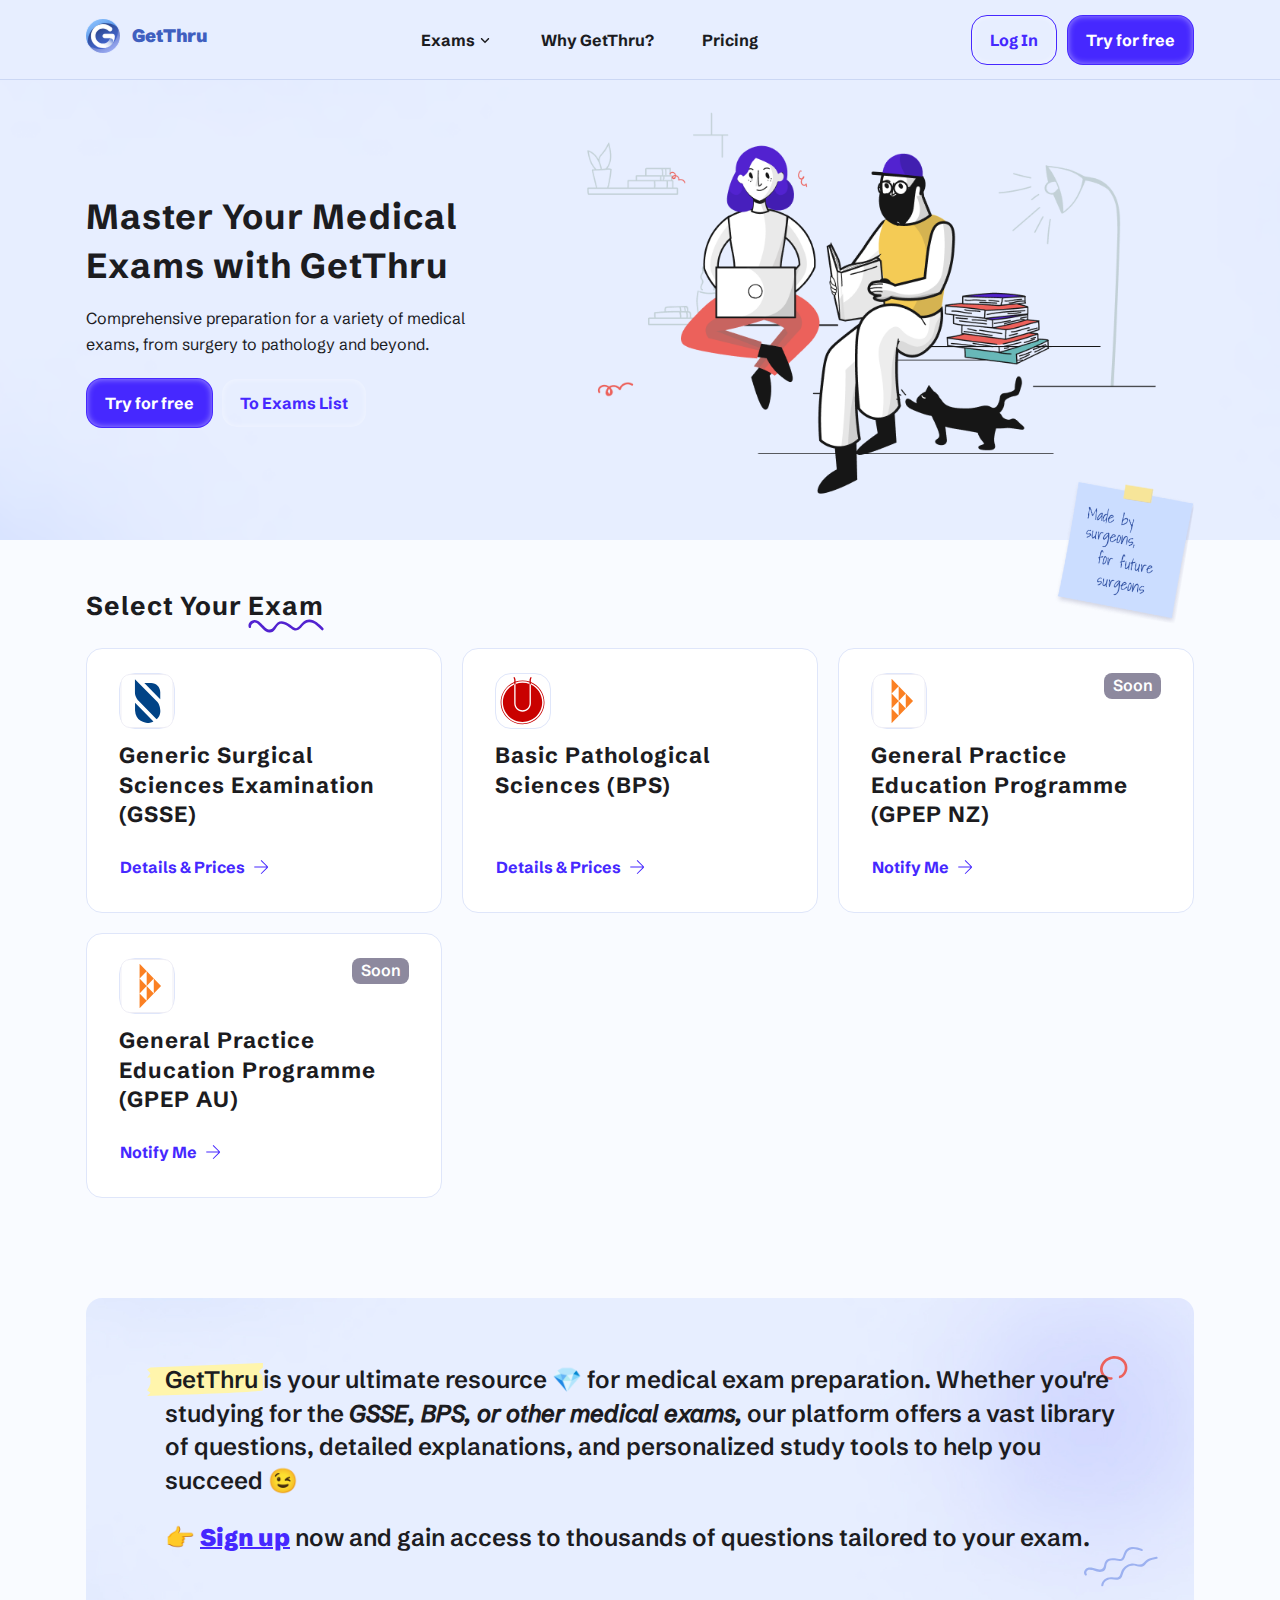
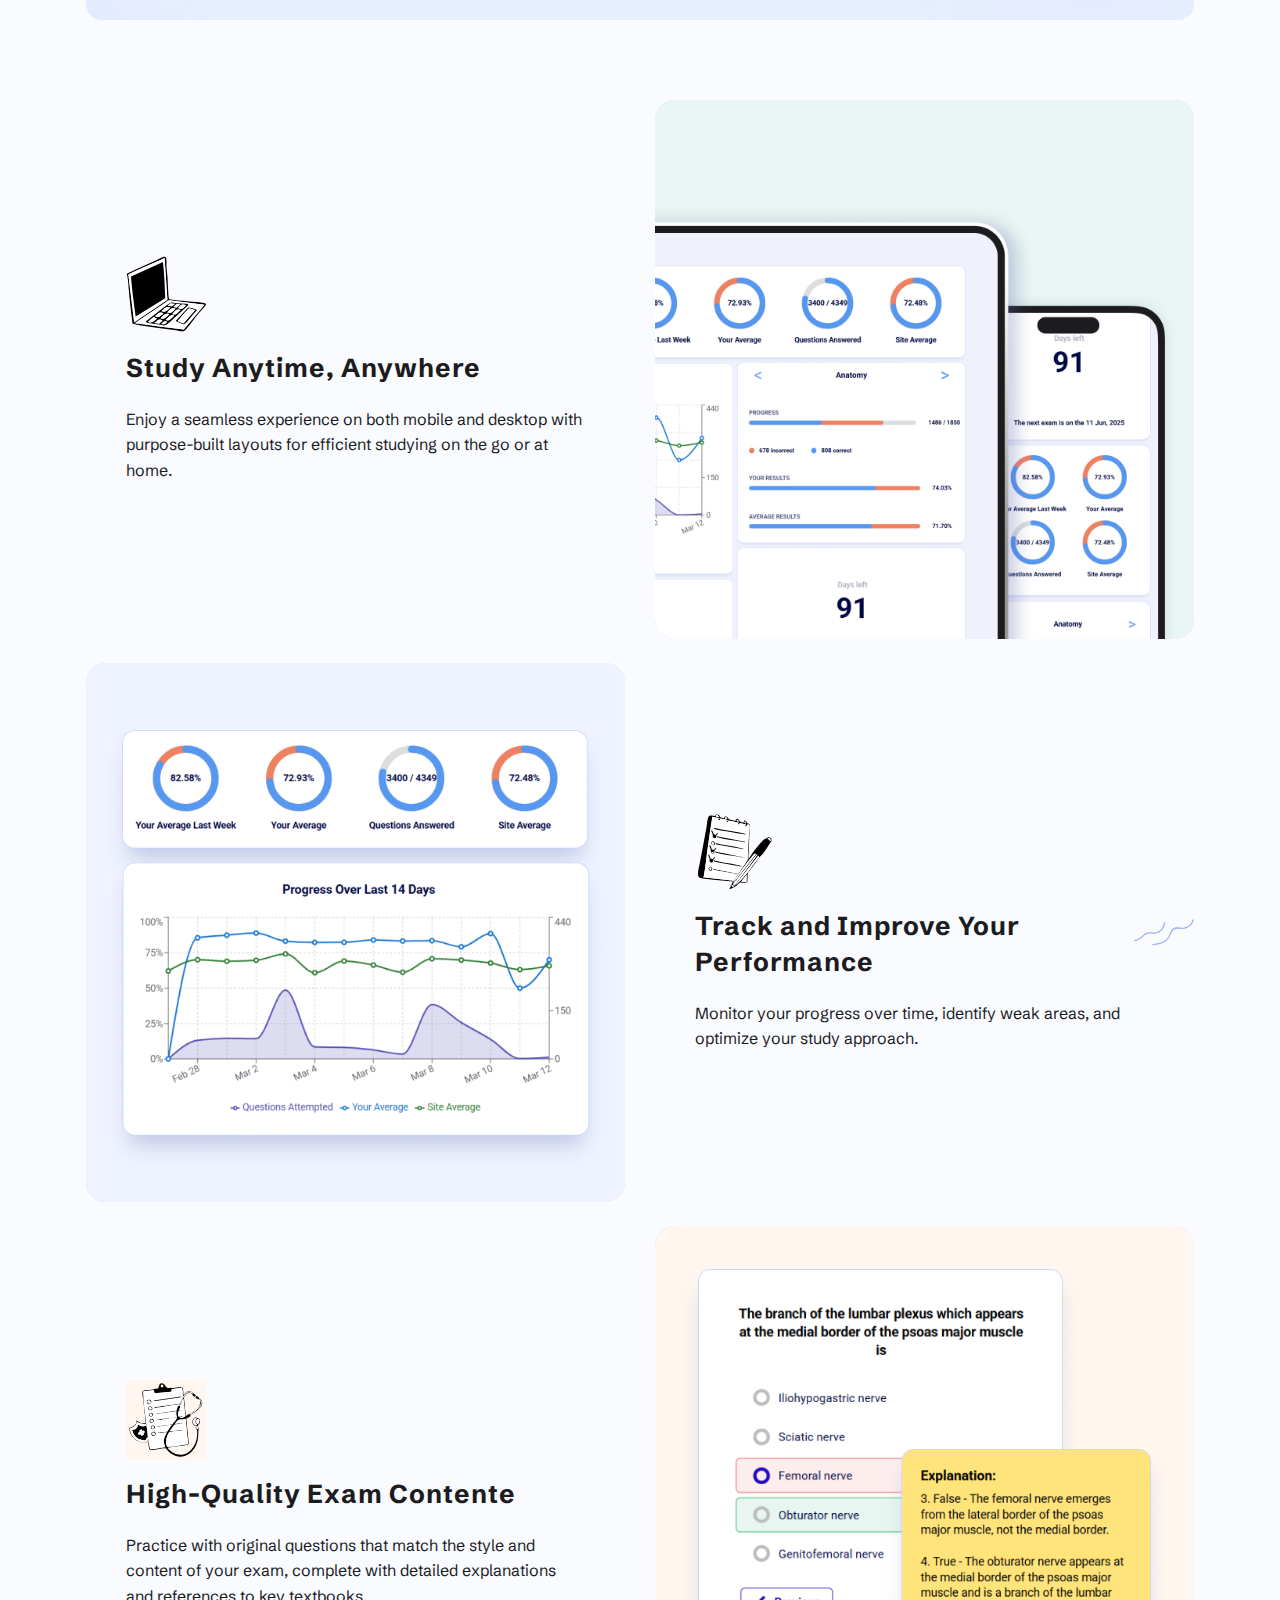
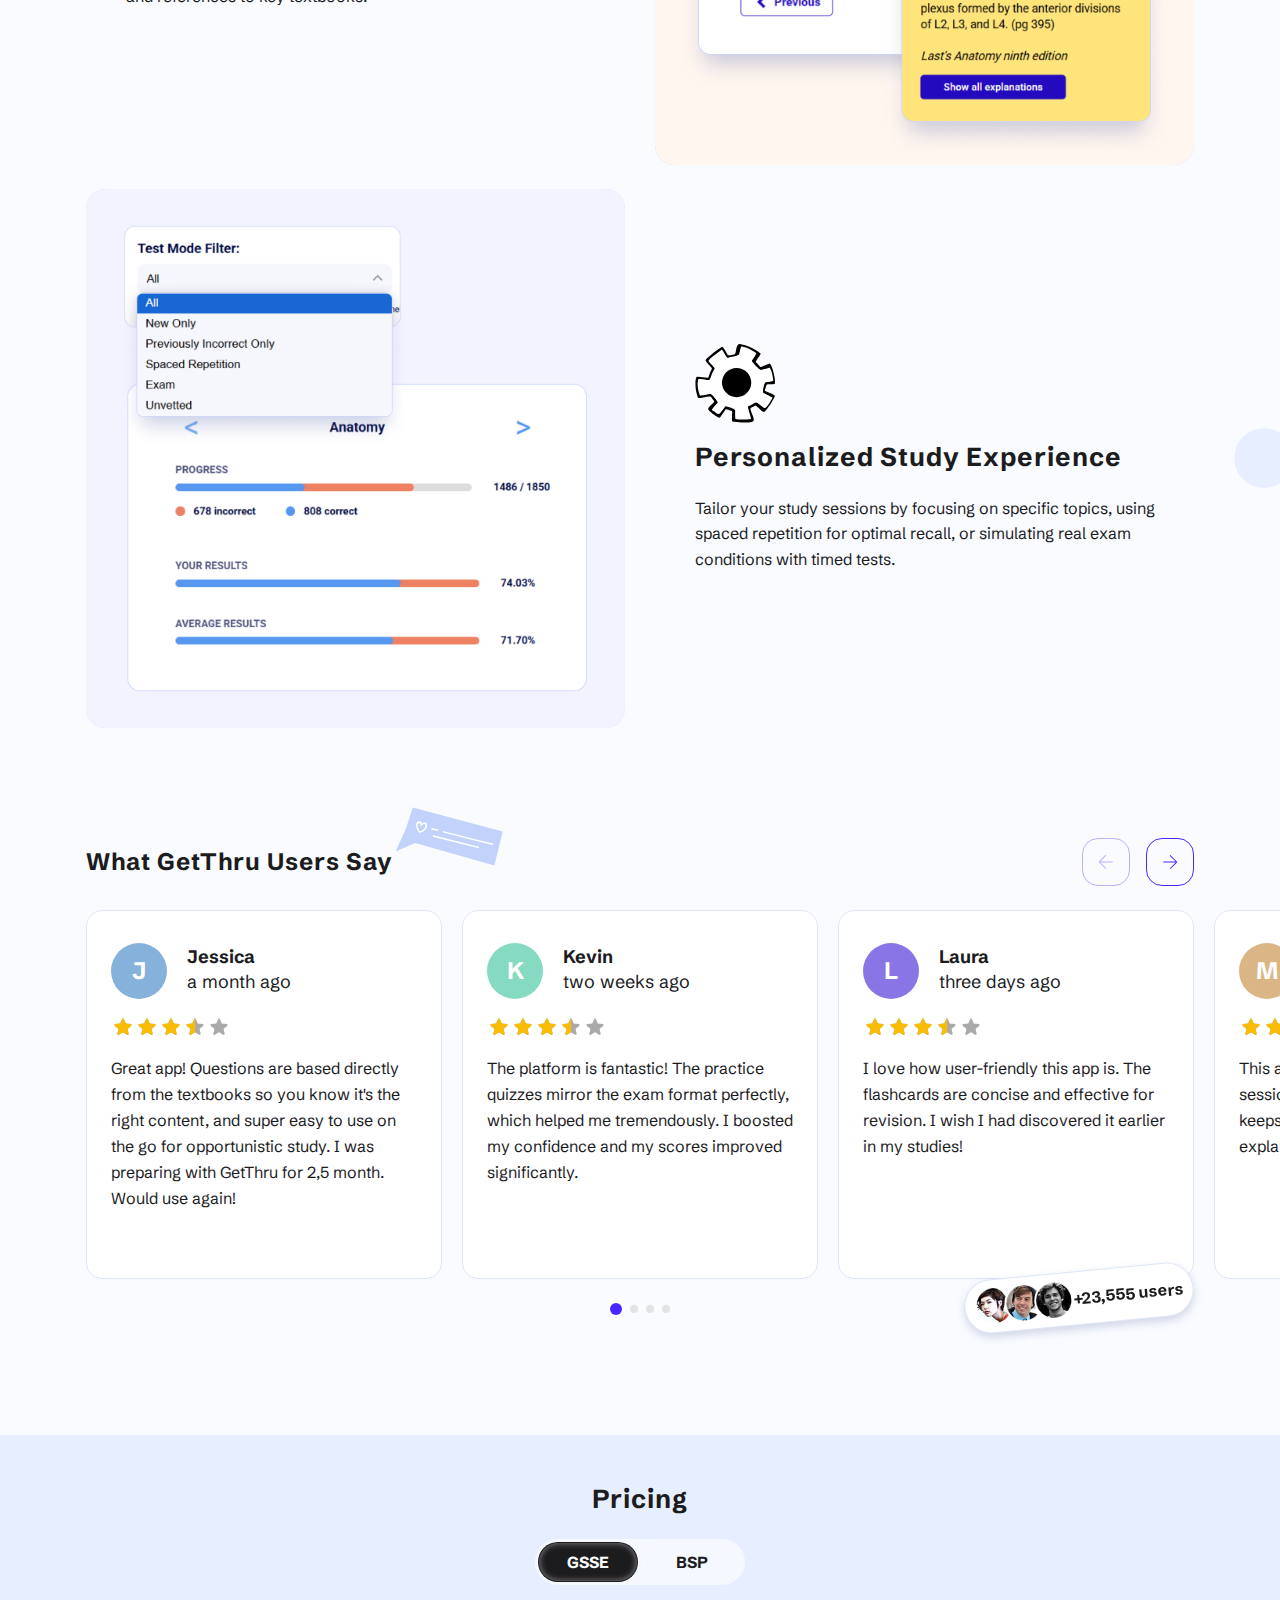
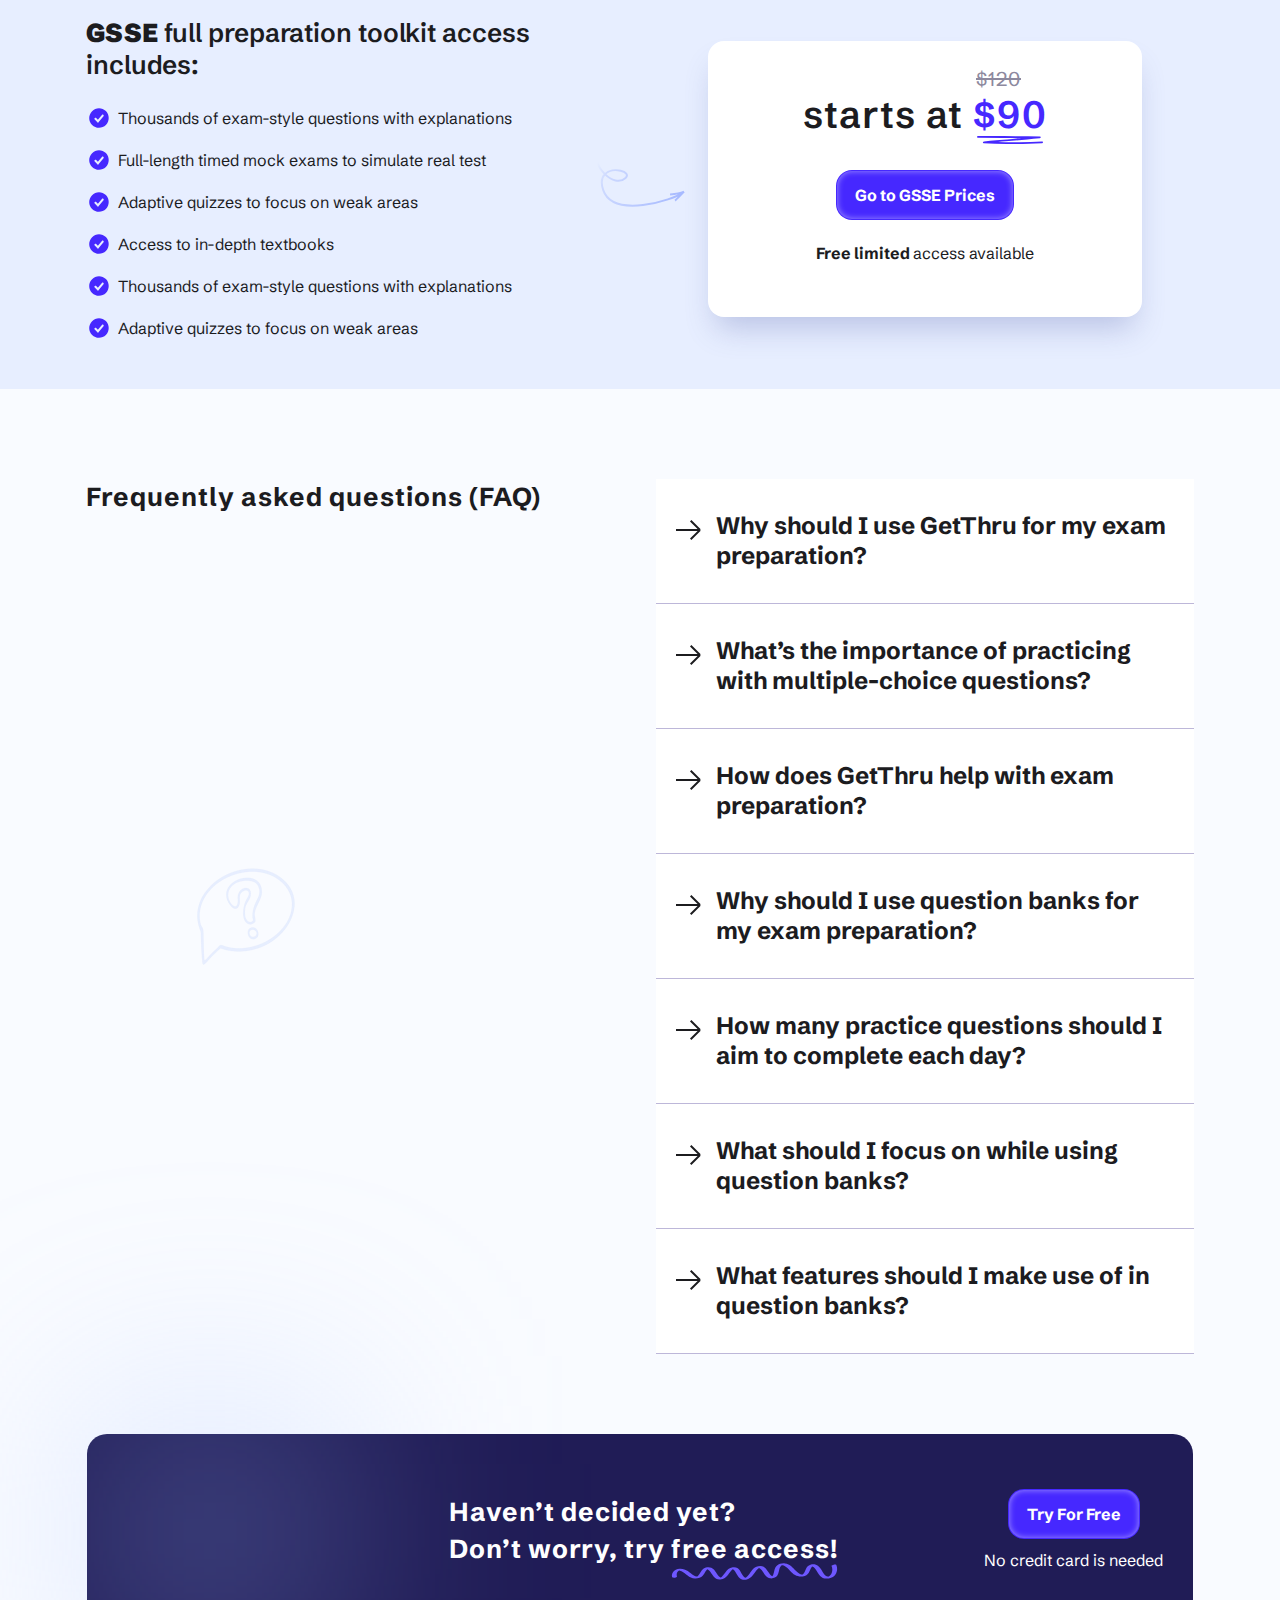
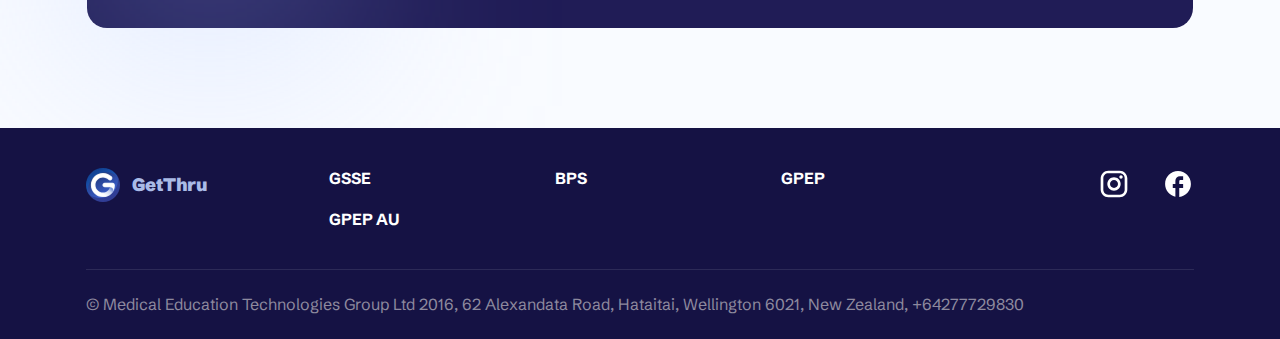
<file: index.html>
<!DOCTYPE html>
<html lang="en">
<head>
  <meta charset="UTF-8">
  <meta name="viewport" content="width=device-width, initial-scale=1.0">
  <meta name="description" content="GetThru is here to boost you through the GSSE. Find a growing bank of high quality, exam specific questions, with a slick and portable UI, designed to get you through. Start now, for free access.">
  <title>GetThru</title>
  <link rel="stylesheet" href="css/bootstrap.min.css">
  <link rel="stylesheet" href="css/swiper-bundle.min.css">
  <link rel="stylesheet" href="css/style.css">
</head>
<body>

<header class="site-header get-header">
  <div class="get-header-inner">
    <div class="container">
      <div class="get-header-row">
        <div class="get-header-l">
          <a href="index.html">
            <div class="get-header-logo ratio ratio-1x1 contain">
              <img src="./gfx/getThru-logo.png" alt="get-thru-logo">
            </div>
            <div class="get-header-logo-text">
              GetThru
            </div>
          </a>
        </div>
        <nav class="get-header-c" id="mobileNavigation">
          <ul>
            <li>
              <a href="#exams">
                <span>Exams</span>
                <i class="get-icon-arrow-down"><svg role="img"><title>Ai Logo icon</title><use xlink:href="#get-icon-arrow-down"></use></svg></i>
              </a>
              <ul class="sub-menu-list">
                <li>
                    <a href="gsse.html">
                        <div class="sub-list-heading">GSSE</div>
                        <span class="sub-list-content">Generic Surgical Sciences Examination</span>
                    </a>
                </li>
                <li>
                    <a href="bps.html">
                        <div class="sub-list-heading">BPS</div>
                        <span class="sub-list-content">Generic Surgical Sciences Examination</span>
                    </a>
                </li>
                <li>
                    <a href="gpep-nz.html">
                        <div class="sub-list-heading">GPEP NZ <span class="badge text-bg-secondary">Soon</span></div>
                        <span class="sub-list-content">Generic Surgical Sciences Examination</span>
                    </a>
                </li>
                <li>
                    <a href="gpep-au.html">
                        <div class="sub-list-heading">GPEP AU <span class="badge text-bg-secondary">Soon</span></div>
                        <span class="sub-list-content">Generic Surgical Sciences Examination</span>
                    </a>
                </li>
            </ul>
            </li>
            <li>
              <a href="#whyGetThru">
                <span>Why GetThru?</span>
              </a>
            </li>
            <li>
              <a href="#pricing">
                <span>Pricing</span>
              </a>
            </li>
            <li>
              <a href="#" class="btn btn-primery-outline"><span class="btn-text">Log In</span></a>
            </li>
          </ul>
        </nav>
        <div class="get-header-r">
          <a href="#" class="btn btn-primery-outline"><span class="btn-text">Log In</span></a>
          <a href="#" class="btn btn-primary"><span class="btn-text">Try for free</span></a>
          <button type="button" class="btn nav-btn" aria-label="Toggle navigation" aria-controls="mobileNavigation">
            <i class="get-icon-menu"><svg role="img"><title>Ai Logo icon</title><use xlink:href="#get-icon-menu"></use></svg></i>
            <i class="get-icon-menu-close"><svg role="img"><title>Ai Logo icon</title><use xlink:href="#get-icon-menu-close"></use></svg></i>
        </button>
        </div>
      </div>
    </div>
  </div>

</header>
<span class="get-backdrop fade"></span>
<main class="layout">
     <!-- start  [ home-hero ] -->
  <div class="get-section home-hero">
    <div class="get-section-inner">
        <div class="container">
            <div class="home-hero-wrapper">
                <span class="section-shape-g"></span>
                <div class="row home-hero-row">
                    <div class="col-12 col-md-6 home-hero-col-l">
                        <div class="text-a-block">
                            <h1 class="h1">Master Your Medical Exams with GetThru</h1>
                            <div class="text-a-desc">
                                <p>Comprehensive preparation for a variety of medical exams, from surgery to pathology and beyond.</p>
                            </div>
                            <div class="btn-wrapper">
                                <a href="#" class="btn btn-primary"><span class="btn-text">Try for free</span></a>
                                <a href="#" class="btn btn-link"><span class="btn-text">To Exams List</span></a>
                            </div>
                        </div>
                    </div>
                    <div class="col-12 col-md-6 home-hero-col-r">
                        <div class="home-hero-thumb ratio contain">
                            <img src="./gfx/home-hero-thumb.png" alt="A person sits with a laptop while another reads a book. A cat lounges nearby, surrounded by books and a lamp on a dark background.">
                        </div>
                    </div>
               </div>
            </div>
        </div>
    </div>
  </div>
 <!-- end  [ home-hero ] -->
 <!-- start  [ select-exam ] -->
  <div class="get-section select-exam" id="exams">
    <div class="get-section-inner">
        <div class="container">
            <div class="text-a-block">
                <h2 class="h2">Select Your <span class="heading-shape">Exam</span></h2>
            </div>
            <div class="row select-exam-row">
                <div class="col-12 col-md-6 col-lg-4">
                    <a href="#" class="get-card-wrapper">
                        <div class="text-a-block">
                           <div class="card-icon-wrapper">
                            <div class="card-icon ratio ratio-1x1">
                                <img src="gfx/home-card-icon-1.svg" alt="Generic Surgical Sciences Examination (GSSE)">
                            </div>
                           </div>
                            <h3 class="h3">Generic Surgical Sciences Examination (GSSE)</h3>
                            <div class="get-card-open btn">
                                <span class="get-open-text">Details &amp; Prices</span>
                                    <i class="get-icon-arrow-right"><svg role="img"><title>arrow icon</title><use xlink:href="#get-icon-arrow-right"></use></svg></i>
                            </div>
                        </div>
                   </a>
                </div>
                <div class="col-12 col-md-6 col-lg-4">
                    <a href="#" class="get-card-wrapper">
                        <div class="text-a-block">
                           <div class="card-icon-wrapper">
                            <div class="card-icon ratio ratio-1x1">
                                <img src="gfx/home-card-icon-2.svg" alt="Generic Surgical Sciences Examination (GSSE)">
                            </div>
                           </div>
                            <h3 class="h3">Basic Pathological Sciences (BPS)</h3>
                            <div class="get-card-open btn">
                                <span class="get-open-text">Details &amp; Prices</span>
                                    <i class="get-icon-arrow-right"><svg role="img"><title>arrow icon</title><use xlink:href="#get-icon-arrow-right"></use></svg></i>
                            </div>
                        </div>
                   </a>
                </div>
                <div class="col-12 col-md-6 col-lg-4">
                    <a href="#" class="get-card-wrapper">
                        <div class="text-a-block">
                           <div class="card-icon-wrapper">
                            <div class="card-icon ratio ratio-1x1">
                                <img src="gfx/home-card-icon-3.svg" alt="Generic Surgical Sciences Examination (GSSE)">
                            </div>
                            <span class="badge text-bg-secondary">Soon</span>
                           </div>
                            <h3 class="h3">General Practice Education Programme (GPEP NZ)</h3>
                            <div class="get-card-open btn">
                                <span class="get-open-text">Notify Me</span>
                                    <i class="get-icon-arrow-right"><svg role="img"><title>arrow icon</title><use xlink:href="#get-icon-arrow-right"></use></svg></i>
                            </div>
                        </div>
                   </a>
                </div>
                <div class="col-12 col-md-6 col-lg-4">
                    <a href="#" class="get-card-wrapper">
                        <div class="text-a-block">
                           <div class="card-icon-wrapper">
                            <div class="card-icon ratio ratio-1x1">
                                <img src="gfx/home-card-icon-3.svg" alt="Generic Surgical Sciences Examination (GSSE)">
                            </div>
                            <span class="badge text-bg-secondary">Soon</span>
                           </div>
                            <h3 class="h3">General Practice Education Programme (GPEP AU)</h3>
                            <div class="get-card-open btn">
                                <span class="get-open-text">Notify Me</span>
                                    <i class="get-icon-arrow-right"><svg role="img"><title>arrow icon</title><use xlink:href="#get-icon-arrow-right"></use></svg></i>
                            </div>
                        </div>
                   </a>
                </div>
            </div>
        </div>
    </div>
  </div>
 <!-- end  [ select-exam ] -->
 <!-- start  [ ultimate-resource ] -->
  <div class="get-section ultimate-resource">
    <div class="get-section-inner">
        <div class="container">
            <div class="shape-box-desc-wrapper">
                <div class="shape-box-desc-wrapper-bg">
                    <img src="./gfx/shape-box-desc-bg.jpg" alt="shape-box-desc-bg" loading="lazy">
                </div>
                <div class="shape-box-container">
                    <span class="shape-b-desc"></span>
                    <span class="shape-c-desc"></span>
                    <span class="shape-d-desc"></span>
                    <div class="shape-box">
                        <div class="text-a-desc">
                            <p>
                              <span class="shape-a-bg">GetThru</span> is your ultimate resource 💎 for medical exam preparation. Whether you're studying for the <span class="italic">GSSE, BPS, or other medical exams,</span> our platform offers a vast library of questions, detailed explanations, and  personalized study tools to help you succeed 😉
                            </p>
                            <p>
                                👉 <a href="#">Sign up</a> now and gain access to thousands of questions tailored to your exam.
                            </p>
                        </div>
                    </div>
                </div>
              </div>
        </div>
    </div>
  </div>
 <!-- end  [ ultimate-resource ] -->
 <!-- start  [ study-anytime ] -->
 <div class="get-section study-anytime">
    <div class="get-section-inner">
       <div class="container">
          <div class="icon-block-box">
             <div class="shape-wrapper">
                <div class="row icon-block-row">
                   <div class="col-12 col-md-6 ">
                      <div class="icon-block-wrapper">
                         <div class="text-a-block icon-block">
                            <span class="icon-block-icon ratio ratio-1x1 contain">
                            <img src="gfx/icon-block-icon-s1.svg" alt="leptop-icon">
                            </span>
                            <h2 class="h2">Study Anytime, Anywhere</h2>
                            <div class="text-a-desc">
                               <p>Enjoy a seamless experience on both mobile and desktop with purpose-built layouts for efficient studying on the go or at home.</p>
                            </div>
                         </div>
                      </div>
                   </div>
                   <div class="col-12 col-md-6 icon-block-col-r">
                      <div class="icon-block-thumb ratio ratio-1x1 contain bg-green-light">
                         <img src="gfx/study-anywher-thumb.jpg" alt="study-anywher">
                      </div>
                   </div>
                </div>
             </div>
             <div class="shape-wrapper">
                <span class="section-shape-b"></span>
                <div class="row icon-block-row">
                   <div class="col-12 col-md-6 ">
                      <div class="icon-block-wrapper">
                         <div class="text-a-block icon-block">
                            <span class="icon-block-icon ratio ratio-1x1 contain">
                            <img src="gfx/icon-block-icon-s2.svg" alt="notbook-icon">
                            </span>
                            <h2 class="h2">Track and Improve Your Performance</h2>
                            <div class="text-a-desc">
                               <p>Monitor your progress over time, identify weak areas, and optimize your study approach.</p>
                            </div>
                         </div>
                      </div>
                   </div>
                   <div class="col-12 col-md-6 icon-block-col-r">
                      <div class="icon-block-thumb ratio ratio-1x1 contain bg-green-light">
                         <img src="gfx/track-and-improve-thumb.jpg" alt="track-and-improve">
                      </div>
                   </div>
                </div>
             </div>
             <div class="shape-wrapper">
                <span class="section-shape-c"></span>
                <div class="row icon-block-row">
                   <div class="col-12 col-md-6 ">
                      <div class="icon-block-wrapper">
                         <div class="text-a-block icon-block">
                            <span class="icon-block-icon ratio ratio-1x1 contain bg-orange-light">
                            <img src="gfx/icon-block-icon-s3.svg" alt="doctor-instruction-file-icon">
                            </span>
                            <h2 class="h2">High-Quality Exam Contente</h2>
                            <div class="text-a-desc">
                               <p>Practice with original questions that match the style and content of your exam, complete with detailed explanations and references to key textbooks.</p>
                            </div>
                         </div>
                      </div>
                   </div>
                   <div class="col-12 col-md-6 icon-block-col-r">
                      <div class="icon-block-thumb ratio ratio-1x1 contain bg-orange-light">
                         <img src="gfx/high-qulity-exam-thumb.jpg" alt="high-qulity-exam">
                      </div>
                   </div>
                </div>
             </div>
             <div class="shape-wrapper">
                <span class="section-shape-d"></span>
                <div class="row icon-block-row">
                   <div class="col-12 col-md-6 ">
                      <div class="icon-block-wrapper">
                         <div class="text-a-block icon-block">
                            <span class="icon-block-icon ratio ratio-1x1 contain">
                            <img src="gfx/icon-block-icon-s4.svg" alt="setting-icon">
                            </span>
                            <h2 class="h2">Personalized Study Experience</h2>
                            <div class="text-a-desc">
                               <p>Tailor your study sessions by focusing on specific topics, using spaced repetition for optimal recall, or simulating real exam conditions with timed tests.</p>
                            </div>
                         </div>
                      </div>
                   </div>
                   <div class="col-12 col-md-6 icon-block-col-r">
                      <div class="icon-block-thumb ratio ratio-1x1 contain bg-purple-light">
                         <img src="gfx/personalize-study-thumb.jpg" alt="personalize-study">
                      </div>
                   </div>
                </div>
             </div>
          </div>
       </div>
    </div>
 </div>
 <!-- end  [ study-anytime ] -->
 <!-- start  [ user-say ] -->
  <div class="get-section user-say">
    <div class="get-section-inner">
        <div class="container">
           <div class="user-say-wrapper">
            <div class="user-say-header">
                <div class="text-a-block">
                    <h2 class="h2 heading-shape-v2">What GetThru Users Say</h2>
                </div>
                <div class="user-say-btn-wrapper">
                    <button class="swiper-button-prev btn icon left">
                        <i class="get-icon-arrow-left"><svg role="img"><title>arrow icon</title><use xlink:href="#get-icon-arrow-left"></use></svg></i>
                    </button>
                    <button class="swiper-button-next btn icon right">
                        <i class="get-icon-arrow-right"><svg role="img"><title>arrow icon</title><use xlink:href="#get-icon-arrow-right"></use></svg></i>
                    </button>
                </div>
            </div>
            <div class="swiper user-say-slider all-devices">
                <div class="review-box-shape">
                    <div class="review-box-l">
                        <span class="review-box-profile-icon"></span>
                        <span class="review-box-profile-icon"></span>
                        <span class="review-box-profile-icon"></span>
                    </div>
                    <div class="review-box-r">+23,555 users</div>
                </div>
               
                <div class="swiper-wrapper">

                  <div class="swiper-slide">
                    <div class="get-user-review-wrapper">
                           <div class="review-box">
                            <div class="review-header">
                                <div class="review-usre-logo bg-blue-light">
                                    <span>J</span>
                                </div>
                                <div class="review-user-detail">
                                    <span class="review-user-name">Jessica</span>
                                    <span class="review-time">a month ago</span>
                                </div>
                            </div>
                            <div class="star-rating">
                                        <div class="star-rating-fill"></div>
                            </div>
                            <div class="text-a-desc">
                                <p>Great app! Questions are based directly from the textbooks so you know it's the right content, and super easy to use on the go for opportunistic study. I was preparing with GetThru for 2,5 month. Would use again!</p>
                            </div>

                           </div>
                           </div>
                  </div>
                  <div class="swiper-slide">
                    <div class="get-user-review-wrapper">
                           <div class="review-box">
                            <div class="review-header">
                                <div class="review-usre-logo bg-green-light-v2">
                                    <span>K</span>
                                </div>
                                <div class="review-user-detail">
                                    <span class="review-user-name">Kevin</span>
                                    <span class="review-time">two weeks ago</span>
                                </div>
                            </div>
                            <div class="star-rating">
                                        <div class="star-rating-fill"></div>
                            </div>
                            <div class="text-a-desc">
                                <p>The platform is fantastic! The practice quizzes mirror the exam format perfectly, which helped me tremendously. I boosted my confidence and my scores improved significantly.</p>
                            </div>

                           </div>
                           </div>
                  </div>
                  <div class="swiper-slide">
                    <div class="get-user-review-wrapper">
                           <div class="review-box">
                            <div class="review-header">
                                <div class="review-usre-logo bg-purple">
                                    <span>L</span>
                                </div>
                                <div class="review-user-detail">
                                    <span class="review-user-name">Laura</span>
                                    <span class="review-time">three days ago</span>
                                </div>
                            </div>
                            <div class="star-rating">
                                        <div class="star-rating-fill"></div>
                            </div>
                            <div class="text-a-desc">
                                <p>I love how user-friendly this app is. The flashcards are concise and effective for revision. I wish I had discovered it earlier in my studies!</p>
                            </div>

                           </div>
                           </div>
                  </div>
                  <div class="swiper-slide">
                    <div class="get-user-review-wrapper">
                           <div class="review-box">
                            <div class="review-header">
                                <div class="review-usre-logo bg-brown">
                                    <span>M</span>
                                </div>
                                <div class="review-user-detail">
                                    <span class="review-user-name">Mark</span>
                                    <span class="review-time">yesterday</span>
                                </div>
                            </div>
                            <div class="star-rating">
                                        <div class="star-rating-fill"></div>
                            </div>
                            <div class="text-a-desc">
                                <p>This app has streamlined my study sessions. The progress tracking feature keeps me motivated, and the explanations are very clear!</p>
                            </div>

                           </div>
                           </div>
                  </div>
                  <div class="swiper-slide">
                    <div class="get-user-review-wrapper">
                           <div class="review-box">
                            <div class="review-header">
                                <div class="review-usre-logo bg-green">
                                    <span>N</span>
                                </div>
                                <div class="review-user-detail">
                                    <span class="review-user-name">Nina</span>
                                    <span class="review-time">last week</span>
                                </div>
                            </div>
                            <div class="star-rating">
                                        <div class="star-rating-fill"></div>
                            </div>
                            <div class="text-a-desc">
                                <p>As a visual learner, I appreciate the diagrams and illustrations. They help me grasp complex concepts quickly. Highly recommend!</p>
                            </div>

                           </div>
                           </div>
                  </div>
                  <div class="swiper-slide">
                    <div class="get-user-review-wrapper">
                           <div class="review-box">
                            <div class="review-header">
                                <div class="review-usre-logo bg-blue-light">
                                    <span>J</span>
                                </div>
                                <div class="review-user-detail">
                                    <span class="review-user-name">Jessica</span>
                                    <span class="review-time">a month ago</span>
                                </div>
                            </div>
                            <div class="star-rating">
                                        <div class="star-rating-fill"></div>
                            </div>
                            <div class="text-a-desc">
                                <p>Great app! Questions are based directly from the textbooks so you know it's the right content, and super easy to use on the go for opportunistic study. I was preparing with GetThru for 2,5 month. Would use again!</p>
                            </div>

                           </div>
                           </div>
                  </div>
                  
                </div>
                <div class="swiper-pagination"></div>
            </div>
           </div>
        </div>
    </div>
  </div>
 <!-- end  [ user-say ] -->
 <!-- start  [ home-pricing ] -->
  <div class="get-section home-pricing" id="pricing">
    <div class="get-section-inner">
        <div class="container">
            <div class="home-pricing-wrapper">
                <div class="home-pricing-header">
                    <div class="text-a-block">
                        <h2 class="h2">Pricing</h2>
                    </div>
                    <div class="tab-box">
                        <div id="nav nav-tabs" role="tablist">
                            <a role="button" tabindex="0" class="btn btn-black active show" id="gsse-tab" data-bs-toggle="tab" data-bs-target="#tab-gsse" type="button" aria-controls="tab-gsse" aria-selected="true"><span class="btn-text">GSSE</span> </a>
                            <a role="button" tabindex="-1" class="btn btn-black primery-outline" id="bsp-tab" data-bs-toggle="tab" data-bs-target="#tab-bsp" type="button" aria-controls="tab-bsp" aria-selected="false"><span class="btn-text">BSP</span></a>
                        </div>
                    </div>
                </div>
                <div class="home-pricing-body tab-content" id="nav-tabContent">
                    <span class="section-shape-a"></span>
                    <div  class="tab-pane fade active show" id="tab-gsse" role="tabpanel" aria-labelledby="gsse-tab">
                <div class="row pricing-row">
                    <div class="col-12 col-md-6 pricing-col-l">
                        <div class="text-a-block">
                            <h3 class="h2"><strong>GSSE</strong> full preparation toolkit access includes:</h3>
                        </div>
                        <div class="text-a-desc">
                            <ul>
                                <li>Thousands of exam-style questions with explanations</li>
                                <li>Full-length timed mock exams to simulate real test</li>
                                <li>Adaptive quizzes to focus on weak areas</li>
                                <li>Access to in-depth textbooks</li>
                                <li>Thousands of exam-style questions with explanations</li>
                                <li>Adaptive quizzes to focus on weak areas</li>
                            </ul>
                        </div>
                    </div>
                    <div class="col-12 col-md-6 pricing-col-r">
                        <div class="price-box-wrapper">
                            <h3 class="h3 price-box-header">
                                starts at <span class="price-box-price">$90</span>
                            </h3>
                            <div class="btn-wrapper">
                                <a href="#" class="btn btn-primary"><span class="btn-text">Go to GSSE Prices</span></a>
                                </div>
                            <div class="price-box-footer">
                                <strong>Free limited </strong>access available
                            </div>
                        </div>
                    </div>
                </div>
               </div>
               <div class="tab-pane fade even" id="tab-bsp" role="tabpanel" aria-labelledby="bsp-tab">
                <div class="row pricing-row">
                    <div class="col-12 col-md-6 pricing-col-l">
                        <div class="text-a-block">
                            <h3 class="h2"><strong>GSSE</strong> full preparation toolkit access includes:</h3>
                        </div>
                        <div class="text-a-desc">
                            <ul>
                                <li>Thousands of exam-style questions with explanations</li>
                                <li>Full-length timed mock exams to simulate real test</li>
                                <li>Adaptive quizzes to focus on weak areas</li>
                                <li>Access to in-depth textbooks</li>
                                <li>Thousands of exam-style questions with explanations</li>
                                <li>Adaptive quizzes to focus on weak areas</li>
                            </ul>
                        </div>
                    </div>
                    <div class="col-12 col-md-6 pricing-col-r">
                        <div class="price-box-wrapper">
                            <h3 class="h3 price-box-header">
                                starts at <span class="price-box-price">$90</span>
                            </h3>
                            <div class="btn-wrapper">
                                <a href="#" class="btn btn-primary"><span class="btn-text">Go to GSSE Prices</span></a>
                                </div>
                            <div class="price-box-footer">
                                <strong>Free limited </strong>access available
                            </div>
                        </div>
                    </div>
                </div>
               </div>
                </div>
            </div>
        </div>
    </div>
  </div>
 <!-- end  [ home-pricing ] -->
 <!-- start  [ ask-question ] -->
  <div class="get-section ask-question" id="whyGetThru">
    <div class="get-section-inner">
        <div class="container">
            <div class="question-wrapper">
                <span class="section-shape-e"></span>
                <div class="row question-row">
                    <div class="col-12 col-md-6 question-col-l">
                        <div class="text-a-block">
                            <h2 class="h2">Frequently asked questions (FAQ)</h2>
                        </div>
                    </div>
                    <div class="col-12 col-md-6 question-col-r">
                        <div class="accordion get-accordian" id="accordionExample">
                            <div class="accordion-item">
                                <h3 class="h3 accordion-header">
                                  <button class="accordion-button collapsed" type="button" data-bs-toggle="collapse" data-bs-target="#getAccItem-1" aria-expanded="false" aria-controls="getAccItem-1">
                                    <i class="get-icon-arrow-accordian"><svg role="img"><title>get accordian icon</title><use xlink:href="#get-icon-arrow-accordian"></use></svg></i>
                                    <span>Why should I use GetThru for my exam preparation?</span>
                                  </button>
                                </h3>
                                <div id="getAccItem-1" class="accordion-collapse collapse" data-bs-parent="#accordionExample">
                                  <div class="accordion-body">
                                    <div class="text-a-desc">
                                        <p>Yes! The site is designed to be fully mobile friendly. We recommend you select the “Add to home screen” option on your phone internet browser. </p>
                                    </div>
                                  </div>
                                </div>
                              </div>
                            <div class="accordion-item">
                                <h3 class="h3 accordion-header">
                                  <button class="accordion-button collapsed" type="button" data-bs-toggle="collapse" data-bs-target="#getAccItem-2" aria-expanded="false" aria-controls="getAccItem-2">
                                    <i class="get-icon-arrow-accordian"><svg role="img"><title>get accordian icon</title><use xlink:href="#get-icon-arrow-accordian"></use></svg></i>
                                    <span>What’s the importance of practicing with multiple-choice questions?</span>
                                  </button>
                                </h3>
                                <div id="getAccItem-2" class="accordion-collapse collapse" data-bs-parent="#accordionExample">
                                  <div class="accordion-body">
                                    <div class="text-a-desc">
                                        <p>Yes! The site is designed to be fully mobile friendly. We recommend you select the “Add to home screen” option on your phone internet browser. </p>
                                    </div>
                                  </div>
                                </div>
                              </div>
                            <div class="accordion-item">
                                <h3 class="h3 accordion-header">
                                  <button class="accordion-button collapsed" type="button" data-bs-toggle="collapse" data-bs-target="#getAccItem-3" aria-expanded="false" aria-controls="getAccItem-3">
                                    <i class="get-icon-arrow-accordian"><svg role="img"><title>get accordian icon</title><use xlink:href="#get-icon-arrow-accordian"></use></svg></i>
                                    <span>How does GetThru help with exam preparation?</span>
                                  </button>
                                </h3>
                                <div id="getAccItem-3" class="accordion-collapse collapse" data-bs-parent="#accordionExample">
                                  <div class="accordion-body">
                                    <div class="text-a-desc">
                                        <p>Yes! The site is designed to be fully mobile friendly. We recommend you select the “Add to home screen” option on your phone internet browser. </p>
                                    </div>
                                  </div>
                                </div>
                              </div>
                            <div class="accordion-item">
                                <h3 class="h3 accordion-header">
                                  <button class="accordion-button collapsed" type="button" data-bs-toggle="collapse" data-bs-target="#getAccItem-4" aria-expanded="false" aria-controls="getAccItem-4">
                                    <i class="get-icon-arrow-accordian"><svg role="img"><title>get accordian icon</title><use xlink:href="#get-icon-arrow-accordian"></use></svg></i>
                                    <span>Why should I use question banks for my exam preparation?</span>
                                  </button>
                                </h3>
                                <div id="getAccItem-4" class="accordion-collapse collapse" data-bs-parent="#accordionExample">
                                  <div class="accordion-body">
                                    <div class="text-a-desc">
                                        <p>Yes! The site is designed to be fully mobile friendly. We recommend you select the “Add to home screen” option on your phone internet browser. </p>
                                    </div>
                                  </div>
                                </div>
                              </div>
                            <div class="accordion-item">
                                <h3 class="h3 accordion-header">
                                  <button class="accordion-button collapsed" type="button" data-bs-toggle="collapse" data-bs-target="#getAccItem-5" aria-expanded="false" aria-controls="getAccItem-5">
                                    <i class="get-icon-arrow-accordian"><svg role="img"><title>get accordian icon</title><use xlink:href="#get-icon-arrow-accordian"></use></svg></i>
                                    <span>How many practice questions should I aim to complete each day?</span>
                                  </button>
                                </h3>
                                <div id="getAccItem-5" class="accordion-collapse collapse" data-bs-parent="#accordionExample">
                                  <div class="accordion-body">
                                    <div class="text-a-desc">
                                        <p>Yes! The site is designed to be fully mobile friendly. We recommend you select the “Add to home screen” option on your phone internet browser. </p>
                                    </div>
                                  </div>
                                </div>
                              </div>
                            <div class="accordion-item">
                                <h3 class="h3 accordion-header">
                                  <button class="accordion-button collapsed" type="button" data-bs-toggle="collapse" data-bs-target="#getAccItem-6" aria-expanded="false" aria-controls="getAccItem-6">
                                    <i class="get-icon-arrow-accordian"><svg role="img"><title>get accordian icon</title><use xlink:href="#get-icon-arrow-accordian"></use></svg></i>
                                    <span>What should I focus on while using question banks?</span>
                                  </button>
                                </h3>
                                <div id="getAccItem-6" class="accordion-collapse collapse" data-bs-parent="#accordionExample">
                                  <div class="accordion-body">
                                    <div class="text-a-desc">
                                        <p>Yes! The site is designed to be fully mobile friendly. We recommend you select the “Add to home screen” option on your phone internet browser. </p>
                                    </div>
                                  </div>
                                </div>
                              </div>
                            <div class="accordion-item">
                                <h3 class="h3 accordion-header">
                                  <button class="accordion-button collapsed" type="button" data-bs-toggle="collapse" data-bs-target="#getAccItem-7" aria-expanded="false" aria-controls="getAccItem-7">
                                    <i class="get-icon-arrow-accordian"><svg role="img"><title>get accordian icon</title><use xlink:href="#get-icon-arrow-accordian"></use></svg></i>
                                    <span>What features should I make use of in question banks?</span>
                                  </button>
                                </h3>
                                <div id="getAccItem-7" class="accordion-collapse collapse" data-bs-parent="#accordionExample">
                                  <div class="accordion-body">
                                    <div class="text-a-desc">
                                        <p>Yes! The site is designed to be fully mobile friendly. We recommend you select the “Add to home screen” option on your phone internet browser. </p>
                                    </div>
                                  </div>
                                </div>
                              </div>
                          </div>
                    </div>
                </div>
            </div>
        </div>
    </div>
  </div>
 <!-- end  [ ask-question ] -->
 <!-- start  [ free-access ] -->
  <div class="get-section free-access">
    <div class="get-section-inner">
        <div class="container">
            <div class="banner-box-wrapper">
                <div class="banner-box-thumb ratio contain">
                    <img src="./gfx/banner-thumb.svg" alt="Haven’t decided yet?" loading="lazy">
                </div>
                <div class="banner-box-content"> <h2 class="h2">Haven’t decided yet? <br>
                    Don’t worry, try <span class="heading-shape"> free access!</span></h2></div>
                <div class="banner-box-footer">
                    <div class="btn-wrapper">
                        <a href="#" class="btn btn-primary"><span class="btn-text">Try For Free</span></a>
                    </div>
                    <span class="banner-box-footer-text">No credit card is needed</span>
                </div>
            </div>
        </div>
    </div>
  </div>
 <!-- end  [ free-access ] -->
</main>
<footer class="get-footer site-footer">
	<div class="footer-inner">
		<div class="container">
			<div class="get-footer-row">
				<div class="get-header-l">
					<a href="#">
					<div class="get-header-logo ratio ratio-1x1 contain">
						<img src="./gfx/getThru-logo.png" alt="get-thru-logo">
					</div>
					<div class="get-header-logo-text">GetThru</div>
					</a>
				</div>

				<div class="get-footer-c">
					<ul>
						<li><a href="gsse.html"><span>GSSE</span></a></li>
						<li><a href="bps.html"><span>BPS</span></a></li>
						<li><a href="gpep-nz.html"><span>GPEP</span></a></li>
						<li><a href="gpep-au.html"><span>GPEP AU</span></a></li>
					</ul>
				</div>
				<div class="get-footer-r">
					<a href="#"><i class="get-icon-instagram"><svg role="img"><title>Ai Logo icon</title><use xlink:href="#get-icon-instagram"></use></svg></i></a>
					<a href="#"><i class="get-icon-facebook"><svg role="img"><title>Ai Logo icon</title><use xlink:href="#get-icon-facebook"></use></svg></i></a>
				</div>
			</div>
			<div class="get-copyright-footer">
				<span>© Medical Education Technologies Group Ltd 2016, 62 Alexandata Road, Hataitai, Wellington 6021, New Zealand, +64277729830</span>
			</div>
		</div>
	</div>
</footer>

<svg aria-hidden="true" version="1.1" xmlns="http://www.w3.org/2000/svg" xmlns:xlink="http://www.w3.org/1999/xlink" display="none">
	<defs>

	
		<symbol id="get-icon-check" viewBox="0 0 26 26">
			<path fill="currentColor" d="M22,9.3c-0.5-1.2-1.2-2.3-2.1-3.2s-2-1.6-3.2-2.1c-1.2-0.5-2.5-0.7-3.7-0.7c-2.6,0-5.1,1-6.9,2.9
                S3.2,10.4,3.2,13s1,5.1,2.9,6.9s4.3,2.9,6.9,2.9c1.3,0,2.5-0.3,3.7-0.7c1.2-0.5,2.3-1.2,3.2-2.1s1.6-2,2.1-3.2
                c0.5-1.2,0.7-2.5,0.7-3.7S22.5,10.5,22,9.3z M17.5,11.2l-4.8,5.7L12,17.9L11.2,17l-2.5-2.5c-0.4-0.4-0.4-1,0-1.4l0.1-0.1
                c0.4-0.4,1-0.4,1.4,0l1.7,1.7l4-4.8c0.4-0.4,1-0.5,1.4-0.1l0.1,0.1C17.8,10.2,17.9,10.8,17.5,11.2z"/>
		</symbol>

		<symbol id="get-icon-arrow-right" viewBox="0 0 25 25">
			<path fill="currentColor" d="M19.5,12.5l0.4,0.4l-7,7l-0.7-0.7l6.1-6.1H5.5v-1h12.8l-6.1-6.1l0.7-0.7l7,7L19.5,12.5z"/>
		</symbol>
		<symbol id="get-icon-arrow-left" viewBox="0 0 25 25">
			<path fill="currentColor" d="M19.5,13H6.7l6.1,6.1l-0.7,0.7l-7-7l0.4-0.4l-0.4-0.4l7-7l0.7,0.7L6.7,12h12.8V13z"/>
		</symbol>

		<symbol id="get-icon-arrow-down" viewBox="0 0 16 16">
			<path fill="currentColor" d="M12,7.3l-4,4l-4-4C3.7,7,3.7,6.5,4,6.2s0.8-0.3,1.1,0L8,9.2l2.9-2.9c0.3-0.3,0.8-0.3,1.1,0S12.3,7,12,7.3z"/>
		</symbol>

		<symbol id="get-icon-notify" viewBox="0 0 20 20">
			<path fill="currentColor" d="M12.5,19.2c0,0.3-0.2,0.5-0.5,0.5H8c-0.3,0-0.5-0.2-0.5-0.5s0.2-0.5,0.5-0.5h4C12.3,18.8,12.5,19,12.5,19.2z
			M18.7,15.2c0,0.3-0.1,0.5-0.2,0.8c-0.1,0.2-0.3,0.4-0.6,0.6c-0.2,0.1-0.5,0.2-0.8,0.2H2.8c-0.3,0-0.5-0.1-0.8-0.2
		   c-0.2-0.1-0.4-0.3-0.6-0.6c-0.1-0.2-0.2-0.5-0.2-0.8c0-0.3,0.1-0.5,0.2-0.8l1.1-1.7C2.9,12.3,3,11.9,3,11.4V7.2c0-1.9,0.7-3.6,2-4.9
		   s3.1-2,4.9-2s3.6,0.7,4.9,2s2,3.1,2,4.9v4.2c0,0.5,0.1,0.9,0.4,1.3v0l1.1,1.7C18.6,14.7,18.7,14.9,18.7,15.2z M17.7,15.2
		   c0-0.1,0-0.2-0.1-0.3l-1.1-1.7C16.2,12.7,16,12,16,11.4V7.2c0-1.6-0.6-3.1-1.8-4.2c-1.1-1.1-2.6-1.8-4.2-1.8C8.4,1.2,6.9,1.9,5.8,3
		   C4.6,4.1,4,5.6,4,7.2v4.2c0,0.7-0.2,1.3-0.5,1.9L2.4,15c0,0.1-0.1,0.2-0.1,0.3c0,0.1,0,0.2,0.1,0.3c0,0.1,0.1,0.1,0.2,0.2
		   c0.1,0,0.2,0.1,0.3,0.1h14.3c0.1,0,0.2,0,0.3-0.1c0.1,0,0.1-0.1,0.2-0.2C17.7,15.4,17.7,15.3,17.7,15.2z"/>
		</symbol>
		<symbol id="get-icon-star" viewBox="0 0 24 24">
			<path fill="currentColor" d="M20.5,10.3c0,0.2-0.1,0.4-0.3,0.5L16.6,14l1.1,4.7c0,0.2,0,0.4-0.1,0.6c-0.1,0.2-0.2,0.3-0.3,0.4
			c-0.2,0.1-0.3,0.2-0.5,0.2c-0.2,0-0.4,0-0.6-0.1L12,17.3l-4.1,2.5c-0.2,0.1-0.4,0.2-0.6,0.1c-0.2,0-0.4-0.1-0.5-0.2
			c-0.1-0.1-0.3-0.3-0.3-0.4s-0.1-0.4,0-0.6L7.5,14l-3.7-3.2c-0.2-0.1-0.3-0.3-0.3-0.5c0-0.2,0-0.4,0-0.6c0.1-0.2,0.2-0.3,0.3-0.5
			c0.1-0.1,0.3-0.2,0.5-0.2l4.8-0.4l1.9-4.5c0.1-0.2,0.2-0.3,0.4-0.4c0.2-0.1,0.4-0.2,0.5-0.2c0.2,0,0.4,0,0.5,0.2
			c0.2,0.1,0.3,0.2,0.4,0.4l1.9,4.5l4.9,0.4c0.2,0,0.4,0.1,0.5,0.2c0.1,0.1,0.2,0.3,0.3,0.5C20.6,9.9,20.6,10.1,20.5,10.3z"/>
		</symbol>
		<symbol id="get-icon-instagram" viewBox="0 0 32 32">
			<path fill="currentColor" d="M10.4003 2.66699H21.6003C25.867 2.66699 29.3337 6.13366 29.3337 10.4003V21.6003C29.3337 23.6513 28.5189 25.6183 27.0686 27.0686C25.6183 28.5189 23.6513 29.3337 21.6003 29.3337H10.4003C6.13366 29.3337 2.66699 25.867 2.66699 21.6003V10.4003C2.66699 8.34932 3.48175 6.38231 4.93203 4.93203C6.38231 3.48175 8.34932 2.66699 10.4003 2.66699ZM10.1337 5.33366C8.86062 5.33366 7.63972 5.83937 6.73955 6.73955C5.83937 7.63972 5.33366 8.86062 5.33366 10.1337V21.867C5.33366 24.5203 7.48033 26.667 10.1337 26.667H21.867C23.14 26.667 24.3609 26.1613 25.2611 25.2611C26.1613 24.3609 26.667 23.14 26.667 21.867V10.1337C26.667 7.48033 24.5203 5.33366 21.867 5.33366H10.1337ZM23.0003 7.33366C23.4424 7.33366 23.8663 7.50925 24.1788 7.82181C24.4914 8.13438 24.667 8.5583 24.667 9.00033C24.667 9.44235 24.4914 9.86628 24.1788 10.1788C23.8663 10.4914 23.4424 10.667 23.0003 10.667C22.5583 10.667 22.1344 10.4914 21.8218 10.1788C21.5093 9.86628 21.3337 9.44235 21.3337 9.00033C21.3337 8.5583 21.5093 8.13438 21.8218 7.82181C22.1344 7.50925 22.5583 7.33366 23.0003 7.33366ZM16.0003 9.33366C17.7684 9.33366 19.4641 10.036 20.7144 11.2863C21.9646 12.5365 22.667 14.2322 22.667 16.0003C22.667 17.7684 21.9646 19.4641 20.7144 20.7144C19.4641 21.9646 17.7684 22.667 16.0003 22.667C14.2322 22.667 12.5365 21.9646 11.2863 20.7144C10.036 19.4641 9.33366 17.7684 9.33366 16.0003C9.33366 14.2322 10.036 12.5365 11.2863 11.2863C12.5365 10.036 14.2322 9.33366 16.0003 9.33366ZM16.0003 12.0003C14.9395 12.0003 13.922 12.4218 13.1719 13.1719C12.4218 13.922 12.0003 14.9395 12.0003 16.0003C12.0003 17.0612 12.4218 18.0786 13.1719 18.8288C13.922 19.5789 14.9395 20.0003 16.0003 20.0003C17.0612 20.0003 18.0786 19.5789 18.8288 18.8288C19.5789 18.0786 20.0003 17.0612 20.0003 16.0003C20.0003 14.9395 19.5789 13.922 18.8288 13.1719C18.0786 12.4218 17.0612 12.0003 16.0003 12.0003Z"/>
		</symbol>
		<symbol id="get-icon-facebook" viewBox="0 0 33 33">
			<path fill="currentColor" d="M29.8,16.5c0,6.9-5.3,12.6-12,13.3v-9.3h4v-4h-4v-2.7c0-0.7,0.6-1.3,1.3-1.3h2.7v-4h-3.3
			c-2.6,0-4.7,2.1-4.7,4.7v3.3h-2.7v4h2.7v9.1C7.8,28.3,3.2,23,3.2,16.5c0-7.4,6-13.3,13.3-13.3S29.8,9.1,29.8,16.5z"/>
		</symbol>
		<symbol id="get-icon-menu" viewBox="0 0 48 48">
			<path fill="currentColor" d="M7,14c0-0.6,0.4-1,1-1h32c0.6,0,1,0.4,1,1s-0.4,1-1,1H8C7.4,15,7,14.6,7,14z M40,23H8c-0.6,0-1,0.4-1,1
			s0.4,1,1,1h32c0.6,0,1-0.4,1-1S40.6,23,40,23z M40,33H8c-0.6,0-1,0.4-1,1s0.4,1,1,1h32c0.6,0,1-0.4,1-1S40.6,33,40,33z"/>
		</symbol>
		<symbol id="get-icon-menu-close" viewBox="0 0 49 49">
			<path fill="currentColor" d="M37.2,35.8c0.4,0.4,0.4,1,0,1.4c-0.2,0.2-0.5,0.3-0.7,0.3s-0.5-0.1-0.7-0.3L24.5,25.9L13.2,37.2
			c-0.4,0.4-1,0.4-1.4,0s-0.4-1,0-1.4l11.3-11.3L11.8,13.2c-0.4-0.4-0.4-1,0-1.4s1-0.4,1.4,0l11.3,11.3l11.3-11.3c0.4-0.4,1-0.4,1.4,0
			s0.4,1,0,1.4L25.9,24.5L37.2,35.8z"/>
		</symbol>
		<symbol id="get-icon-multi-choice" viewBox="0 0 25 25">
			<path fill="currentColor" d="M4.7,0.7C3,0.7,1.6,2.1,1.6,3.8S3,6.9,4.7,6.9s3.1-1.4,3.1-3.1S6.4,0.7,4.7,0.7z M4.7,5.4
			c-0.9,0-1.6-0.7-1.6-1.6s0.7-1.6,1.6-1.6s1.6,0.7,1.6,1.6S5.6,5.4,4.7,5.4z M10.6,3.8c0-0.4,0.3-0.8,0.8-0.8h11.4
			c0.4,0,0.8,0.3,0.8,0.8s-0.3,0.8-0.8,0.8H11.3C10.9,4.5,10.6,4.2,10.6,3.8z M4.7,9.4c-1.7,0-3.1,1.4-3.1,3.1c0,1.7,1.4,3.1,3.1,3.1
			s3.1-1.4,3.1-3.1C7.8,10.8,6.4,9.4,4.7,9.4z M4.7,14.1c-0.9,0-1.6-0.7-1.6-1.6c0-0.9,0.7-1.6,1.6-1.6s1.6,0.7,1.6,1.6
			C6.3,13.4,5.6,14.1,4.7,14.1z M23.4,12.5c0,0.4-0.3,0.8-0.8,0.8H11.3c-0.4,0-0.8-0.3-0.8-0.8s0.3-0.8,0.8-0.8h11.4
			C23.1,11.8,23.4,12.1,23.4,12.5z M4.7,18.1c-1.7,0-3.1,1.4-3.1,3.1s1.4,3.1,3.1,3.1s3.1-1.4,3.1-3.1S6.4,18.1,4.7,18.1z M4.7,22.8
			c-0.9,0-1.6-0.7-1.6-1.6s0.7-1.6,1.6-1.6s1.6,0.7,1.6,1.6S5.6,22.8,4.7,22.8z M23.4,21.2c0,0.4-0.3,0.8-0.8,0.8H11.3
			c-0.4,0-0.8-0.3-0.8-0.8s0.3-0.8,0.8-0.8h11.4C23.1,20.5,23.4,20.8,23.4,21.2z"/>
		</symbol>
		<symbol id="get-icon-true-false" viewBox="0 0 49 49">
			<path fill="currentColor" d="M48.1,45.9c0.6,0.6,0.6,1.6,0,2.2c-0.3,0.3-0.7,0.5-1.1,0.5c-0.4,0-0.8-0.2-1.1-0.5l-7.6-7.9L30.7,48
			c-0.6,0.6-1.5,0.6-2.1,0s-0.6-1.6,0-2.2l7.6-7.9l-7.6-7.9c-0.6-0.6-0.6-1.6,0-2.2c0.6-0.6,1.5-0.6,2.1,0l7.6,7.9l7.6-7.9
			c0.6-0.6,1.5-0.6,2.1,0c0.6,0.6,0.6,1.6,0,2.2L40.4,38L48.1,45.9z M8.7,19.8c0.3,0.3,0.7,0.5,1.1,0.5c0,0,0,0,0,0
			c0.4,0,0.9-0.2,1.1-0.6L24.7,3c0.5-0.7,0.5-1.6-0.2-2.2c-0.6-0.6-1.6-0.5-2.1,0.2L9.8,16.4l-6.7-8C2.6,7.8,1.7,7.7,1,8.3
			c-0.6,0.6-0.7,1.5-0.2,2.2L8.7,19.8z M44.1,1c-0.6-0.6-1.5-0.6-2.1,0l-41,42.3c-0.6,0.6-0.6,1.6,0,2.2c0.3,0.3,0.7,0.5,1.1,0.5
			s0.8-0.2,1.1-0.5l41-42.3C44.7,2.5,44.7,1.6,44.1,1z"/>
		</symbol>
		<symbol id="get-icon-search" viewBox="0 0 24 24">
			<path fill="currentColor" d="M23,21.9l-4.3-4.3c1.6-1.8,2.5-4.1,2.5-6.7c0-5.7-4.6-10.2-10.2-10.2C5.3,0.7,0.7,5.3,0.7,10.9
			c0,5.7,4.6,10.2,10.2,10.2c2.6,0,4.9-0.9,6.7-2.5l4.3,4.3c0.1,0.1,0.3,0.2,0.5,0.2s0.4-0.1,0.5-0.2C23.2,22.7,23.2,22.2,23,21.9z
			 M10.9,19.7c-4.8,0-8.8-3.9-8.8-8.8c0-4.8,3.9-8.8,8.8-8.8c4.8,0,8.8,3.9,8.8,8.8C19.7,15.8,15.8,19.7,10.9,19.7z M14.4,6.2
			c0.3,0.3,0.3,0.8,0,1.1c-0.1,0.1-0.3,0.2-0.5,0.2c-0.2,0-0.4-0.1-0.5-0.2c-0.4-0.4-0.8-0.6-1.2-0.8c-0.5-0.2-0.9-0.3-1.4-0.3
			c0,0,0,0,0,0c-0.5,0-1,0.1-1.5,0.3C8.7,6.7,8.3,6.9,8,7.3c-0.3,0.3-0.8,0.3-1.1,0C6.6,7,6.6,6.5,6.9,6.2C7.4,5.7,8,5.4,8.6,5.1
			c0.6-0.3,1.3-0.4,2-0.4c0,0,0,0,0,0c0.7,0,1.4,0.1,2,0.4C13.3,5.4,13.9,5.7,14.4,6.2z"/>
		</symbol>
		<symbol id="get-icon-question" viewBox="0 0 49 49">
			<path fill="currentColor" d="M32.2,45.8c0,0.7-0.7,1.2-1.6,1.2H18.4c-0.9,0-1.6-0.5-1.6-1.2c0-0.7,0.7-1.2,1.6-1.2h12.3
			C31.5,44.5,32.2,45.1,32.2,45.8z M40.2,6.1C36.7,3.4,31.3,2,24.5,2C17.7,2,12.3,3.4,8.8,6.1c-2.9,2.2-4.4,5.4-4.3,9
			c0.1,3.7,1.6,6.4,5.1,9.1c3,2.3,4.1,3.2,4.1,7.4c0,0.7,0.7,1.2,1.6,1.2c0,0,0,0,0,0c0.9,0,1.6-0.5,1.6-1.2c0-5.2-1.9-6.7-5.1-9.1
			C9,20.2,7.8,18.1,7.7,15c-0.1-3,1.1-5.5,3.4-7.3c2.8-2.2,7.4-3.3,13.3-3.3c5.9,0,10.5,1.1,13.4,3.3c2.3,1.8,3.5,4.2,3.4,7.3
			c-0.1,3.1-1.3,5.2-4.1,7.4c-3.1,2.4-5,3.9-5.1,9.1c0,0.7,0.7,1.2,1.6,1.2c0,0,0,0,0,0c0.9,0,1.6-0.5,1.6-1.2c0-4.2,1.1-5.1,4.1-7.4
			c3.5-2.7,5-5.4,5.1-9.1C44.6,11.4,43.1,8.3,40.2,6.1z M33.7,37.5H15.3c-0.9,0-1.6,0.5-1.6,1.2c0,0.7,0.7,1.2,1.6,1.2h18.4
			c0.9,0,1.6-0.5,1.6-1.2C35.3,38,34.6,37.5,33.7,37.5z"/>
		</symbol>
		<symbol id="get-icon-extend-choice" viewBox="0 0 49 49">
			<path fill="currentColor" d="M22.8,35.5c0,0.5-0.4,1-1,1H5.5c-0.5,0-1-0.4-1-1c0-0.5,0.4-1,1-1h16.3C22.3,34.5,22.8,35,22.8,35.5z
			M27.2,14.5h16.3c0.5,0,1-0.4,1-1s-0.4-1-1-1H27.2c-0.5,0-1,0.4-1,1S26.7,14.5,27.2,14.5z M43.5,23.5H27.2c-0.5,0-1,0.4-1,1
			s0.4,1,1,1h16.3c0.5,0,1-0.4,1-1S44.1,23.5,43.5,23.5z M21.8,23.5H5.5c-0.5,0-1,0.4-1,1s0.4,1,1,1h16.3c0.5,0,1-0.4,1-1
			S22.3,23.5,21.8,23.5z M43.5,34.5H27.2c-0.5,0-1,0.4-1,1c0,0.5,0.4,1,1,1h16.3c0.5,0,1-0.4,1-1C44.5,35,44.1,34.5,43.5,34.5z
			M21.8,12.5H5.5c-0.5,0-1,0.4-1,1s0.4,1,1,1h16.3c0.5,0,1-0.4,1-1S22.3,12.5,21.8,12.5z"/>
		</symbol>
		<symbol id="get-icon-arrow-accordian" viewBox="0 0 32 32">
			<path fill="currentColor" d="M28,16l0.7,0.7L19.4,26L18,24.6l7.6-7.6H4v-2h21.6L18,7.4L19.4,6l9.3,9.3L28,16z"/>
		</symbol>

		
		

	</defs>
</svg>


<script src="js/bootstrap.bundle.min.js"></script>
<script src="js/jquery-3.7.1.min.js"></script>
<script src="js/swiper-bundle.min.js"></script>
<script src="js/script.js"></script>
</body>
</html>
</file>
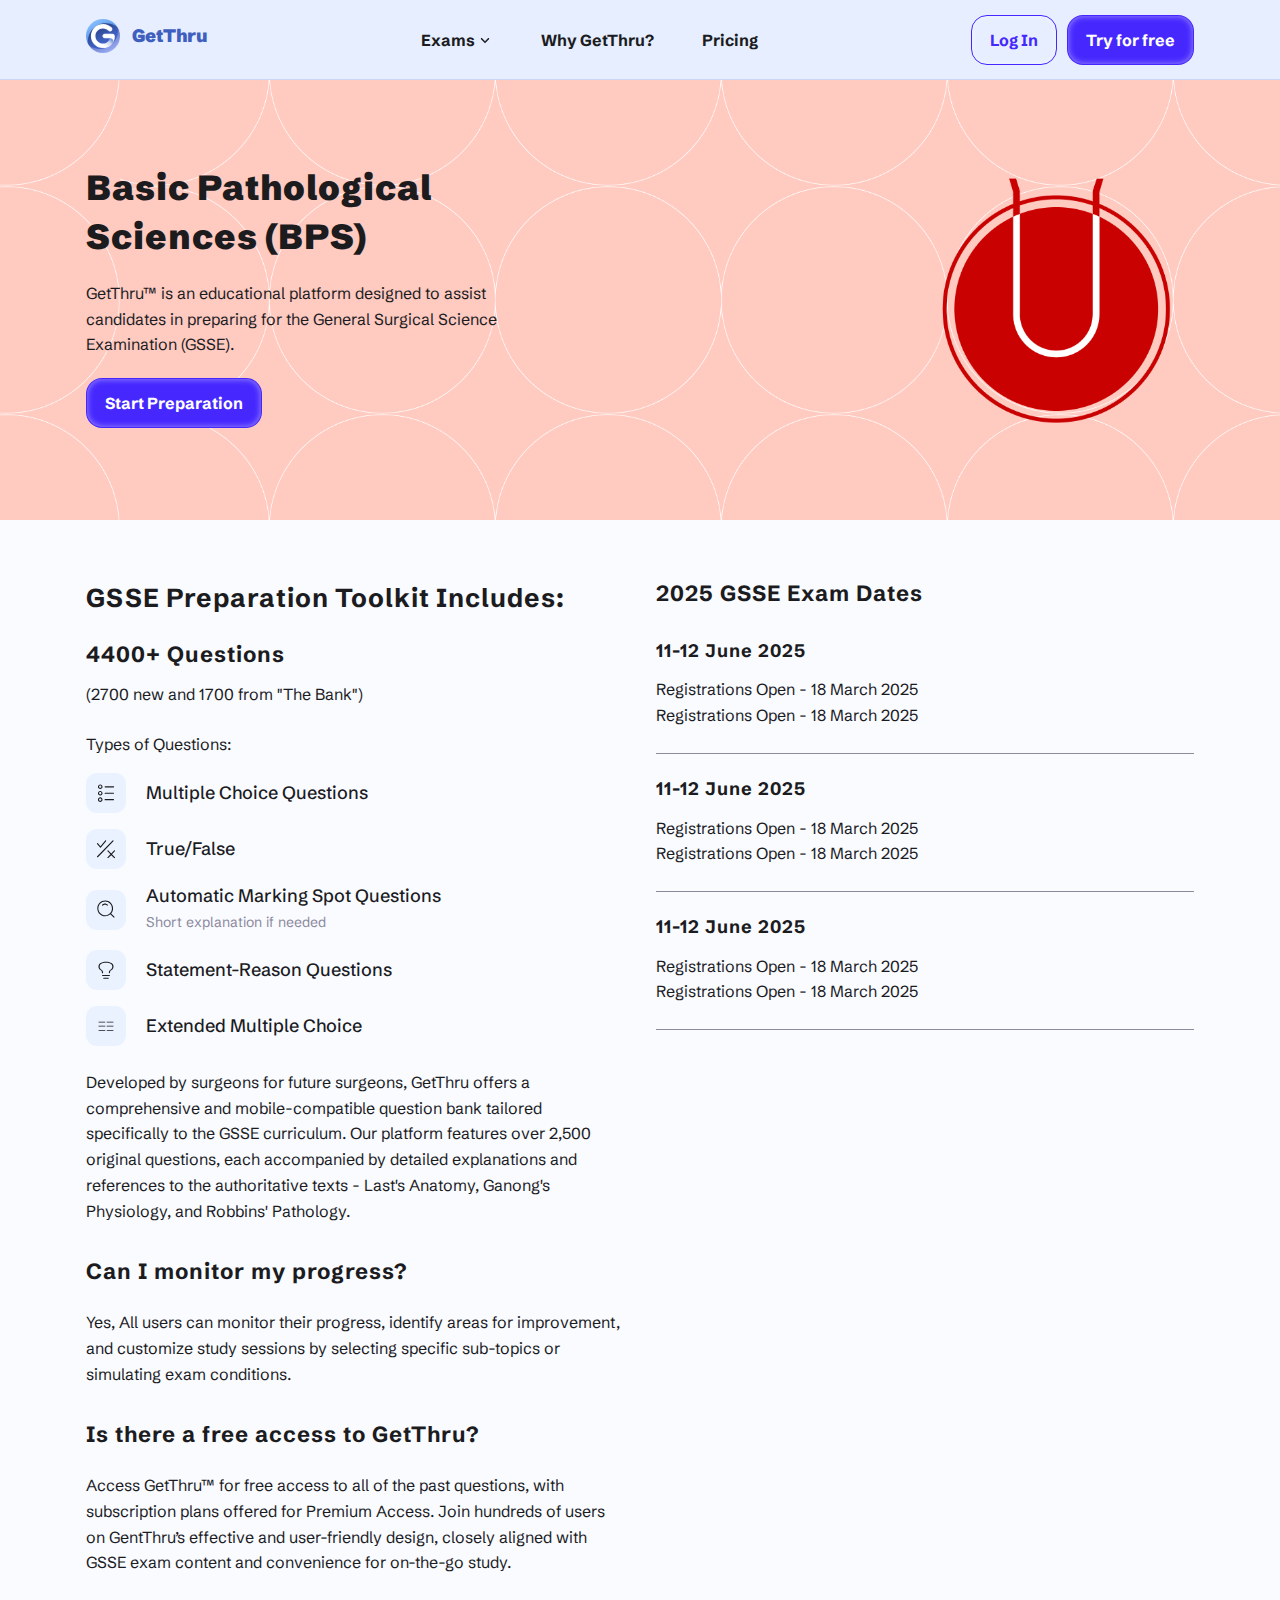
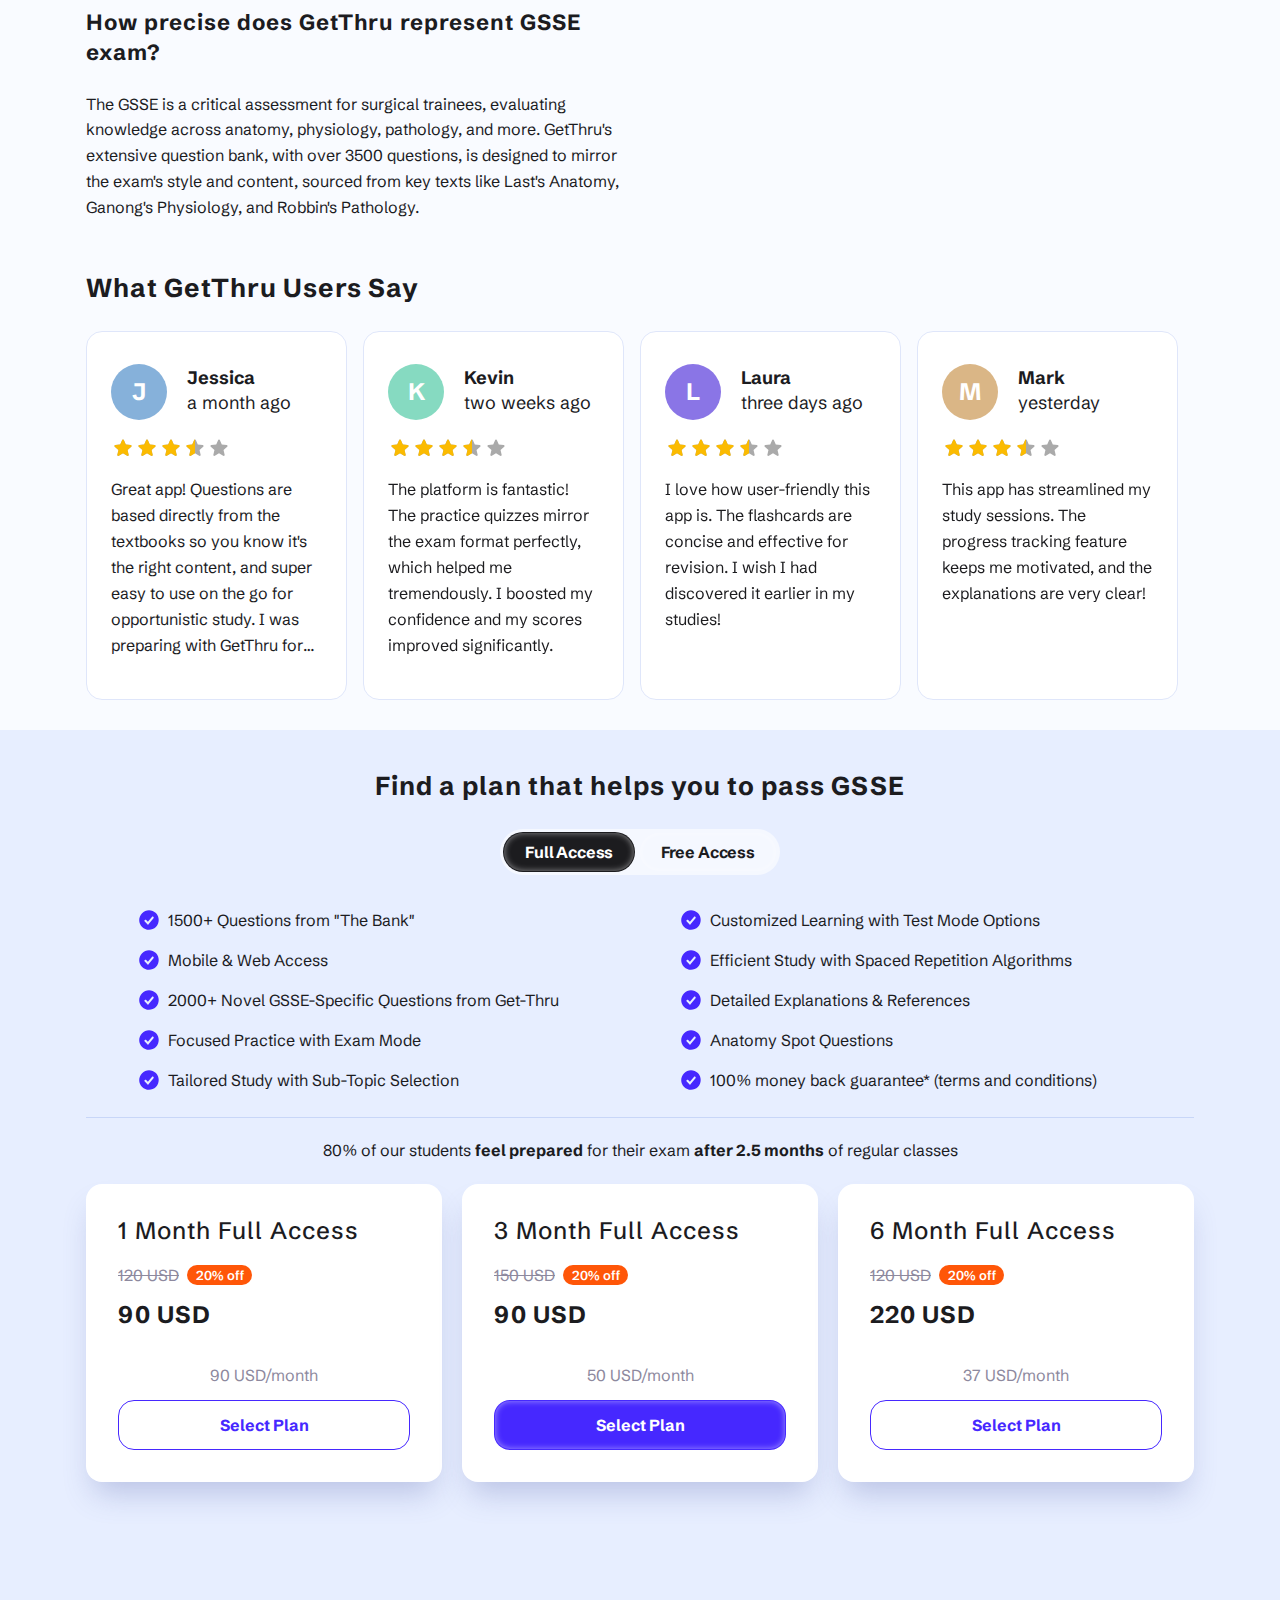
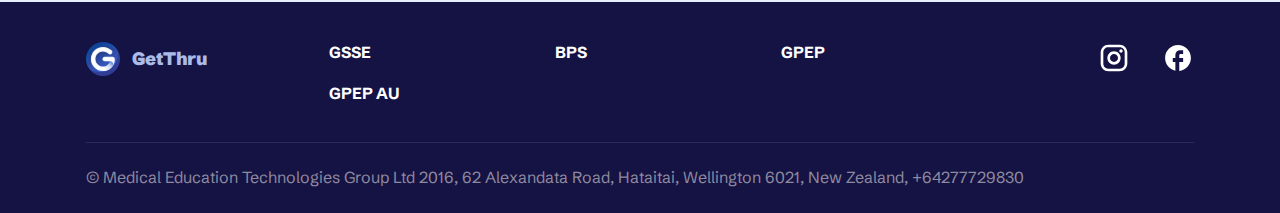
<file: bps.html>
<!DOCTYPE html>
<html lang="en">
<head>
  <meta charset="UTF-8">
  <meta name="viewport" content="width=device-width, initial-scale=1.0">
  <meta name="description" content="GetThru is here to boost you through the GSSE. Find a growing bank of high quality, exam specific questions, with a slick and portable UI, designed to get you through. Start now, for free access.">
  <title>GetThru</title>
  <link rel="stylesheet" href="css/bootstrap.min.css">
  <link rel="stylesheet" href="css/swiper-bundle.min.css">
  <link rel="stylesheet" href="css/style.css">
</head>
<body>

<header class="site-header get-header">
  <div class="get-header-inner">
    <div class="container">
      <div class="get-header-row">
        <div class="get-header-l">
          <a href="index.html">
            <div class="get-header-logo ratio ratio-1x1 contain">
              <img src="./gfx/getThru-logo.png" alt="get-thru-logo">
            </div>
            <div class="get-header-logo-text">
              GetThru
            </div>
          </a>
        </div>
        <nav class="get-header-c" id="mobileNavigation">
          <ul>
            <li>
              <a href="#exams">
                <span>Exams</span>
                <i class="get-icon-arrow-down"><svg role="img"><title>Ai Logo icon</title><use xlink:href="#get-icon-arrow-down"></use></svg></i>
              </a>
              <ul class="sub-menu-list">
                <li>
                    <a href="gsse.html">
                        <div class="sub-list-heading">GSSE</div>
                        <span class="sub-list-content">Generic Surgical Sciences Examination</span>
                    </a>
                </li>
                <li>
                    <a href="bps.html">
                        <div class="sub-list-heading">BPS</div>
                        <span class="sub-list-content">Generic Surgical Sciences Examination</span>
                    </a>
                </li>
                <li>
                    <a href="gpep-nz.html">
                        <div class="sub-list-heading">GPEP NZ <span class="badge text-bg-secondary">Soon</span></div>
                        <span class="sub-list-content">Generic Surgical Sciences Examination</span>
                    </a>
                </li>
                <li>
                    <a href="gpep-au.html">
                        <div class="sub-list-heading">GPEP AU <span class="badge text-bg-secondary">Soon</span></div>
                        <span class="sub-list-content">Generic Surgical Sciences Examination</span>
                    </a>
                </li>
            </ul>
            </li>
            <li>
              <a href="#whyGetThru">
                <span>Why GetThru?</span>
              </a>
            </li>
            <li>
              <a href="#pricing">
                <span>Pricing</span>
              </a>
            </li>
            <li>
              <a href="#" class="btn btn-primery-outline"><span class="btn-text">Log In</span></a>
            </li>
          </ul>
        </nav>
        <div class="get-header-r">
          <a href="#" class="btn btn-primery-outline"><span class="btn-text">Log In</span></a>
          <a href="#" class="btn btn-primary"><span class="btn-text">Try for free</span></a>
          <button type="button" class="btn nav-btn" aria-label="Toggle navigation" aria-controls="mobileNavigation">
            <i class="get-icon-menu"><svg role="img"><title>Ai Logo icon</title><use xlink:href="#get-icon-menu"></use></svg></i>
            <i class="get-icon-menu-close"><svg role="img"><title>Ai Logo icon</title><use xlink:href="#get-icon-menu-close"></use></svg></i>
        </button>
        </div>
      </div>
    </div>
  </div>

</header>
<span class="get-backdrop fade"></span>
<main class="layout">
 <!-- start  [ gsse-hero ] -->
  <div class="get-section bps-hero">
    <div class="get-section-inner">
      <div class="get-section-wrapper">
            <div class="container">
                <div class="gsse-content">
                    <div class="row gsse-row">
                        <div class="col-12 col-md-6 gsse-col-l">
                            <div class="text-a-block">
                                <h1 class="h1">Basic Pathological Sciences (BPS)</h1>
                                <div class="text-a-desc">
                                    <p>GetThru™ is an educational platform designed to assist candidates in preparing for the General Surgical Science Examination (GSSE).</p>
                                </div>
                                <div class="btn-wrapper">
                                    <a href="#" class="btn btn-primary"><span class="btn-text">Start Preparation</span></a>
                                </div>
                            </div>
                        </div>
                        <div class="col-12 col-md-6 gsse-col-r">
                            
                            <div class="gsse-hero-thumb ratio ratio-1x1">
                                <picture>
                                    <source srcset="./gfx/bps-hero-thumb.png" media="(min-width:768px)">
                                    <source srcset="./gfx/bps-hero-thumb-mobile.svg" media="(min-width:480px)">
                                    <img src="./gfx/bps-hero-thumb-mobile.svg" alt="Logo featuring a stylized blue letter 'S' with diagonal white stripes, representing modernity and professionalism." style="width:auto;" loading="lazy">
                                </picture>
                            </div>
                        </div>
                    </div>
                </div>
            </div>
      </div>
    </div>
  </div>
 <!-- end  [ gsse-hero ] -->
 <!-- start  [ gsse-preparation ] -->
  <div class="get-section preparation">
    <div class="get-section-inner">
        <div class="container">
           <div class="row preparation-row">
            <div class="col-12 col-md-6 preparation-col-l">
                <div class="question-box-wrapper">
                    <div class="text-a-block">
                        <h2 class="h2">GSSE Preparation Toolkit Includes:</h2>
                        <h3 class="h3">4400+ Questions</h3>
                        <div class="text-a-desc">
                            <span class="question-box-sub-header">(2700 new and 1700 from "The Bank")</span>
    
                            <p>Types of Questions:</p>
                            <ul class="question-list">
                                <li>
                                    <span class="question-box-icon"><i class="get-icon-multi-choice"><svg role="img"><title>Ai Logo icon</title><use xlink:href="#get-icon-multi-choice"></use></svg></i></span>
                                    <div class="question-list-content">
                                        <span class="heading">Multiple Choice Questions</span>
                                    </div>
                                </li>
                                <li>
                                    <span class="question-box-icon"><i class="get-icon-true-false"><svg role="img"><title>Ai Logo icon</title><use xlink:href="#get-icon-true-false"></use></svg></i> </span>
                                    <div class="question-list-content">
                                        <span class="heading">True/False</span>
                                    </div>
                                </li>
                                <li>
                                    <span class="question-box-icon"><i class="get-icon-search"><svg role="img"><title>Ai Logo icon</title><use xlink:href="#get-icon-search"></use></svg></i> </span>
                                    <div class="question-list-content">
                                        <span class="heading">Automatic Marking Spot Questions</span>
                                        <span class="sub-heading">Short explanation if needed</span>
                                    </div>
                                </li>
                                <li>
                                    <span class="question-box-icon"><i class="get-icon-question"><svg role="img"><title>Ai Logo icon</title><use xlink:href="#get-icon-question"></use></svg></i> </span>
                                    <div class="question-list-content">
                                        <span class="heading">Statement-Reason Questions</span>
                                    </div>
                                </li>
                                <li>
                                    <span class="question-box-icon"><i class="get-icon-extend-choice"><svg role="img"><title>Ai Logo icon</title><use xlink:href="#get-icon-extend-choice"></use></svg></i> </span>
                                    <div class="question-list-content">
                                        <span class="heading">Extended Multiple Choice</span>
                                    </div>
                                </li>
                            </ul>
                          <div class="text-a-desc question-space">
                            <p>Developed by surgeons for future surgeons, GetThru offers a comprehensive and mobile-compatible question bank tailored specifically to the GSSE curriculum. Our platform features over 2,500 original questions, each accompanied by detailed explanations and references to the authoritative texts - Last's Anatomy, Ganong's Physiology, and Robbins' Pathology.</p>
    
                            <h4 class="h3">Can I monitor my progress?</h4>
                            <p>Yes, All users can monitor their progress, identify areas for improvement, and customize study sessions by selecting specific sub-topics or simulating exam conditions.</p>
    
                            <h4 class="h3">Is there a free access to GetThru?</h4>
                            <p>Access GetThru™ for free access to all of the past questions, with subscription plans offered for Premium Access. Join hundreds of users on GentThru’s effective and user-friendly design, closely aligned with GSSE exam content and convenience for on-the-go study.</p>
                            <h4 class="h3">How precise does GetThru represent GSSE exam?</h4>
                            <p>The GSSE is a critical assessment for surgical trainees, evaluating knowledge across anatomy, physiology, pathology, and more. GetThru's extensive question bank, with over 3500 questions, is designed to mirror the exam's style and content, sourced from key texts like Last's Anatomy, Ganong's Physiology, and Robbin's Pathology.</p>
                          </div>
                        </div>
                    </div>
                  </div>
            </div>
            <div class="col-12 col-md-6 col-xxl-3 offset-xxl-3 preparation-col-r">
                <div class="date-list-wrapper">
                    <div class="text-a-block">
                        <h3 class="h3">2025 GSSE Exam Dates</h3>
                        <div class="text-a-desc">
                            <ul class="date-list">
                                <li>
                                    <h4 class="date-list-header h4">11-12 June 2025</h4>
                                    <span class="date-list-open-date">Registrations Open - 18 March 2025</span>
                                    <span class="date-list-close-date">Registrations Open - 18 March 2025</span>
                                </li>
                                <li>
                                    <h4 class="date-list-header h4">11-12 June 2025</h4>
                                    <span class="date-list-open-date">Registrations Open - 18 March 2025</span>
                                    <span class="date-list-close-date">Registrations Open - 18 March 2025</span>
                                </li>
                                <li>
                                    <h4 class="date-list-header h4">11-12 June 2025</h4>
                                    <span class="date-list-open-date">Registrations Open - 18 March 2025</span>
                                    <span class="date-list-close-date">Registrations Open - 18 March 2025</span>
                                </li>
                            </ul>
                        </div>
                    </div>
                </div>
            </div>
           </div>
        </div>
    </div>
  </div>
 <!-- end  [ gsse-preparation ] -->
 <!-- start [ gsse-user-say] -->
  <div class="get-section gsse-user-say user-say mobile">
    <div class="get-section-inner">
        <div class="container">
            <div class="user-say-wrapper">
                <div class="user-say-header">
                    <div class="text-a-block">
                        <h2 class="h2">What GetThru Users Say</h2>
                    </div>
                    <div class="user-say-btn-wrapper">
                        <button class="swiper-button-prev btn icon left swiper-button-disabled" disabled="" tabindex="-1" aria-label="Previous slide" aria-controls="swiper-wrapper-4759902e0e235b6a" aria-disabled="true">
                            <i class="get-icon-arrow-left"><svg role="img"><title>arrow icon</title><use xlink:href="#get-icon-arrow-left"></use></svg></i>
                        </button>
                        <button class="swiper-button-next btn icon right" tabindex="0" aria-label="Next slide" aria-controls="swiper-wrapper-4759902e0e235b6a" aria-disabled="false">
                            <i class="get-icon-arrow-right"><svg role="img"><title>arrow icon</title><use xlink:href="#get-icon-arrow-right"></use></svg></i>
                        </button>
                    </div>
                </div>
                <div class="swiper user-say-slider only-mobile">
                
                   
                    <div class="swiper-wrapper" id="swiper-wrapper-4759902e0e235b6a" aria-live="polite" style="cursor: grab;">
    
                      <div class="swiper-slide swiper-slide-active" role="group" aria-label="1 / 6" style="width: 354px; margin-right: 8px;">
                        <div class="get-user-review-wrapper">
                               <div class="review-box">
                                <div class="review-header">
                                    <div class="review-usre-logo bg-blue-light">
                                        <span>J</span>
                                    </div>
                                    <div class="review-user-detail">
                                        <span class="review-user-name">Jessica</span>
                                        <span class="review-time">a month ago</span>
                                    </div>
                                </div>
                                 <div class="star-rating">
                                        <div class="star-rating-fill" ></div>
                                </div>
                                <div class="text-a-desc">
                                    <p>Great app! Questions are based directly from the textbooks so you know it's the right content, and super easy to use on the go for opportunistic study. I was preparing with GetThru for 2,5 month. Would use again!</p>
                                </div>
    
                               </div>
                               </div>
                      </div>
                      <div class="swiper-slide swiper-slide-next" role="group" aria-label="2 / 6" style="width: 354px; margin-right: 8px;">
                        <div class="get-user-review-wrapper">
                               <div class="review-box">
                                <div class="review-header">
                                    <div class="review-usre-logo bg-green-light-v2">
                                        <span>K</span>
                                    </div>
                                    <div class="review-user-detail">
                                        <span class="review-user-name">Kevin</span>
                                        <span class="review-time">two weeks ago</span>
                                    </div>
                                </div>
                                 <div class="star-rating">
                                        <div class="star-rating-fill" ></div>
                                    </div>
                                <div class="text-a-desc">
                                    <p>The platform is fantastic! The practice quizzes mirror the exam format perfectly, which helped me tremendously. I boosted my confidence and my scores improved significantly.</p>
                                </div>
    
                               </div>
                               </div>
                      </div>
                      <div class="swiper-slide" role="group" aria-label="3 / 6" style="width: 354px; margin-right: 8px;">
                        <div class="get-user-review-wrapper">
                               <div class="review-box">
                                <div class="review-header">
                                    <div class="review-usre-logo bg-purple">
                                        <span>L</span>
                                    </div>
                                    <div class="review-user-detail">
                                        <span class="review-user-name">Laura</span>
                                        <span class="review-time">three days ago</span>
                                    </div>
                                </div>
                                 <div class="star-rating">
                                        <div class="star-rating-fill" ></div>
                                    </div>
                                <div class="text-a-desc">
                                    <p>I love how user-friendly this app is. The flashcards are concise and effective for revision. I wish I had discovered it earlier in my studies!</p>
                                </div>
    
                               </div>
                               </div>
                      </div>
                      <div class="swiper-slide" role="group" aria-label="4 / 6" style="width: 354px; margin-right: 8px;">
                        <div class="get-user-review-wrapper">
                               <div class="review-box">
                                <div class="review-header">
                                    <div class="review-usre-logo bg-brown">
                                        <span>M</span>
                                    </div>
                                    <div class="review-user-detail">
                                        <span class="review-user-name">Mark</span>
                                        <span class="review-time">yesterday</span>
                                    </div>
                                </div>
                                 <div class="star-rating">
                                        <div class="star-rating-fill" ></div>
                                    </div>
                                <div class="text-a-desc">
                                    <p>This app has streamlined my study sessions. The progress tracking feature keeps me motivated, and the explanations are very clear!</p>
                                </div>
    
                               </div>
                               </div>
                      </div>
                    </div>
                    <div class="swiper-pagination swiper-pagination-clickable swiper-pagination-bullets swiper-pagination-horizontal"><span class="swiper-pagination-bullet swiper-pagination-bullet-active" tabindex="0" role="button" aria-label="Go to slide 1" aria-current="true"></span><span class="swiper-pagination-bullet" tabindex="0" role="button" aria-label="Go to slide 2"></span><span class="swiper-pagination-bullet" tabindex="0" role="button" aria-label="Go to slide 3"></span></div>
                <span class="swiper-notification" aria-live="assertive" aria-atomic="true"></span></div>
               </div>
        </div>
    </div>
  </div>
 <!-- end  [ gsse-user-say] -->
 <!-- start  [ gsse-plan] -->
  <div class="get-section gsse-plan">
    <div class="get-section-inner">
        <div class="container">
            <div class="gsse-plan-wrapper">
                <div class="home-pricing-header">
                    <div class="text-a-block">
                        <h2 class="h2">Find a plan that helps you to pass GSSE</h2>
                    </div>
                    <div class="tab-box">
                        <div id="nav nav-tabs" role="tablist">
                            <a role="button" tabindex="0" class="btn btn-black active show" id="gsse-tab" data-bs-toggle="tab" data-bs-target="#tab-gsse" type="button" aria-controls="tab-gsse" aria-selected="true"><span class="btn-text">Full Access</span> </a>
                            <a role="button" tabindex="-1" class="btn btn-black primery-outline" id="bsp-tab" data-bs-toggle="tab" data-bs-target="#tab-bsp" type="button" aria-controls="tab-bsp" aria-selected="false"><span class="btn-text">Free Access</span></a>
                        </div>
                    </div>
                </div>
                <div class="home-pricing-body tab-content" id="nav-tabContent">
                <div class="tab-pane fade active show" id="tab-gsse" role="tabpanel" aria-labelledby="gsse-tab">
               <div class="plan-benifits-wrapper">
                <div class="row plan-row">
                    <div class="col-12 col-md-6 gsse-plan-col-l">
                        <div class="text-a-desc">
                            <ul>
                                <li>1500+ Questions from "The Bank"</li>
                                <li>Mobile & Web Access</li>
                                <li>2000+ Novel GSSE-Specific Questions from Get-Thru</li>
                                <li>Focused Practice with Exam Mode</li>
                                <li>Tailored Study with Sub-Topic Selection</li>
                        </div>
                    </div>
                    <div class="col-12 col-md-6 gsse-plan-col-r">
                        <div class="text-a-desc">
                            <ul>
                                <li>Customized Learning with Test Mode Options</li>
                                <li>Efficient Study with Spaced Repetition Algorithms</li>
                                <li>Detailed Explanations & References</li>
                                <li>Anatomy Spot Questions</li>
                                <li>100% money back guarantee* (terms and conditions)</li>
                            </ul>
                        </div>
                    </div>
                </div>
               </div>
                <div class="plan-pricing-wrapper">
                    <div class="plan-pricing-header">
                        <div class="text-a-desc">
                            <p>80% of our students <strong>feel prepared</strong> for their exam <strong>after 2.5 months</strong> of regular classes</p>
                        </div>
                    </div>
                    <div class="plan-pricing-body">
                        <div class="row">
                            <div class="col-12 col-md-4">
                                <div class="price-box-wrapper-v2">
                                    <div class="price-box-v2-header">
                                        <h2 class="h3">1 Month Full Access</h2>
                                        <div class="price-tag">
                                            <span class="old-price">120 USD</span>
                                            <span class="badge text-bg-orenge rounded-pill">20% off</span>
                                        </div>
                                        <h3 class="h2">90 USD</h3>
                                    </div>
                                    <div class="price-box-v2-footer">
                                        <span class="per-month-rate">90 USD/month</span>
                                        <a href="#" class="btn btn-primery-outline"><span class="btn-text">Select Plan</span></a>
                                    </div>
                                    </div>
                            </div>
                            <div class="col-12 col-md-4">
                                <div class="price-box-wrapper-v2">
                                    <div class="price-box-v2-header">
                                        <h2 class="h3">3 Month Full Access</h2>
                                        <div class="price-tag">
                                            <span class="old-price">150 USD</span>
                                            <span class="badge text-bg-orenge rounded-pill">20% off</span>
                                        </div>
                                        <h3 class="h2">90 USD</h3>
                                    </div>
                                    <div class="price-box-v2-footer">
                                        <span class="per-month-rate">50 USD/month</span>
                                        <a href="#" class="btn btn-primary"><span class="btn-text">Select Plan</span></a>
                                    </div>
                                    </div>
                            </div>
                            <div class="col-12 col-md-4">
                                <div class="price-box-wrapper-v2">
                                    <div class="price-box-v2-header">
                                        <h2 class="h3">6 Month Full Access</h2>
                                        <div class="price-tag">
                                            <span class="old-price">120 USD</span>
                                            <span class="badge text-bg-orenge rounded-pill">20% off</span>
                                        </div>
                                        <h3 class="h2">220 USD</h3>
                                    </div>
                                    <div class="price-box-v2-footer">
                                        <span class="per-month-rate">37 USD/month</span>
                                        <a href="#" class="btn btn-primery-outline"><span class="btn-text">Select Plan</span></a>
                                    </div>
                                    </div>
                            </div>
                        </div>
                    </div>
                </div>
               </div>
               <div class="tab-pane fade even" id="tab-bsp" role="tabpanel" aria-labelledby="bsp-tab">
                <div class="plan-benifits-wrapper">
                    <div class="row plan-row">
                        <div class="col-12 col-md-6 gsse-plan-col-l">
                            <div class="text-a-desc">
                                <ul class="close custom">
                                   <li>1500+ Questions from "The Bank"</li>
                                   <li>Customized Learning with Test Mode Options</li>
                                   <li>Mobile & Web Access</li>
                                   <li>Efficient Study with Spaced Repetition Algorithms</li>
                                   <li>2000+ Novel GSSE-Specific Questions from Get-Thru</li>
                                </ul>
                            </div>
                        </div>
                        <div class="col-12 col-md-6 gsse-plan-col-r">
                            <div class="text-a-desc">
                                <ul class="close">
                                   <li>Detailed Explanations & References</li>
                                   <li>Focused Practice with Exam Mode</li>
                                   <li>Anatomy Spot Questions</li>
                                   <li>Tailored Study with Sub-Topic Selection</li>
                                   <li>100% money back guarantee* (terms and conditions)</li>
                                </ul>
                            </div>
                        </div>
                    </div>
                    <div class="plan-pricing-wrapper">
                        <div class="plan-pricing-header">
                            <div class="text-a-desc">
                                <p>Limited plan <strong>is NOT recommended</strong> for the real exam preparation</p>
                            </div>
                        </div>
                        <div class="plan-pricing-body">
                            <div class="row">
                                
                                <div class="col-12">
                                    <div class="price-box-wrapper-v2 free-plan">
                                        <div class="price-box-v2-header">
                                            <h2 class="h3">1 Month Full Access</h2>
                                           
                                        </div>
                                        <div class="price-box-v2-footer">
                                            <a href="#" class="btn btn-primery-outline"><span class="btn-text">Select Free Plan</span></a>
                                        </div>
                                        </div>
                                </div>
                            
                            </div>
                        </div>
                    </div>
                </div>
               
               </div>
            </div>
            </div>
        </div>
    </div>
  </div>
 <!-- end  [ gsse-plan] -->


    </main>
<footer class="get-footer site-footer">
	<div class="footer-inner">
		<div class="container">
			<div class="get-footer-row">
				<div class="get-header-l">
					<a href="#">
					<div class="get-header-logo ratio ratio-1x1 contain">
						<img src="./gfx/getThru-logo.png" alt="get-thru-logo">
					</div>
					<div class="get-header-logo-text">GetThru</div>
					</a>
				</div>

				<div class="get-footer-c">
					<ul>
						<li><a href="gsse.html"><span>GSSE</span></a></li>
						<li><a href="bps.html"><span>BPS</span></a></li>
						<li><a href="gpep-nz.html"><span>GPEP</span></a></li>
						<li><a href="gpep-au.html"><span>GPEP AU</span></a></li>
					</ul>
				</div>
				<div class="get-footer-r">
					<a href="#"><i class="get-icon-instagram"><svg role="img"><title>Ai Logo icon</title><use xlink:href="#get-icon-instagram"></use></svg></i></a>
					<a href="#"><i class="get-icon-facebook"><svg role="img"><title>Ai Logo icon</title><use xlink:href="#get-icon-facebook"></use></svg></i></a>
				</div>
			</div>
			<div class="get-copyright-footer">
				<span>© Medical Education Technologies Group Ltd 2016, 62 Alexandata Road, Hataitai, Wellington 6021, New Zealand, +64277729830</span>
			</div>
		</div>
	</div>
</footer>
<svg aria-hidden="true" version="1.1" xmlns="http://www.w3.org/2000/svg" xmlns:xlink="http://www.w3.org/1999/xlink" display="none">
	<defs>

	
		<symbol id="get-icon-check" viewBox="0 0 26 26">
			<path fill="currentColor" d="M22,9.3c-0.5-1.2-1.2-2.3-2.1-3.2s-2-1.6-3.2-2.1c-1.2-0.5-2.5-0.7-3.7-0.7c-2.6,0-5.1,1-6.9,2.9
                S3.2,10.4,3.2,13s1,5.1,2.9,6.9s4.3,2.9,6.9,2.9c1.3,0,2.5-0.3,3.7-0.7c1.2-0.5,2.3-1.2,3.2-2.1s1.6-2,2.1-3.2
                c0.5-1.2,0.7-2.5,0.7-3.7S22.5,10.5,22,9.3z M17.5,11.2l-4.8,5.7L12,17.9L11.2,17l-2.5-2.5c-0.4-0.4-0.4-1,0-1.4l0.1-0.1
                c0.4-0.4,1-0.4,1.4,0l1.7,1.7l4-4.8c0.4-0.4,1-0.5,1.4-0.1l0.1,0.1C17.8,10.2,17.9,10.8,17.5,11.2z"/>
		</symbol>

		<symbol id="get-icon-arrow-right" viewBox="0 0 25 25">
			<path fill="currentColor" d="M19.5,12.5l0.4,0.4l-7,7l-0.7-0.7l6.1-6.1H5.5v-1h12.8l-6.1-6.1l0.7-0.7l7,7L19.5,12.5z"/>
		</symbol>
		<symbol id="get-icon-arrow-left" viewBox="0 0 25 25">
			<path fill="currentColor" d="M19.5,13H6.7l6.1,6.1l-0.7,0.7l-7-7l0.4-0.4l-0.4-0.4l7-7l0.7,0.7L6.7,12h12.8V13z"/>
		</symbol>

		<symbol id="get-icon-arrow-down" viewBox="0 0 16 16">
			<path fill="currentColor" d="M12,7.3l-4,4l-4-4C3.7,7,3.7,6.5,4,6.2s0.8-0.3,1.1,0L8,9.2l2.9-2.9c0.3-0.3,0.8-0.3,1.1,0S12.3,7,12,7.3z"/>
		</symbol>

		<symbol id="get-icon-notify" viewBox="0 0 20 20">
			<path fill="currentColor" d="M12.5,19.2c0,0.3-0.2,0.5-0.5,0.5H8c-0.3,0-0.5-0.2-0.5-0.5s0.2-0.5,0.5-0.5h4C12.3,18.8,12.5,19,12.5,19.2z
			M18.7,15.2c0,0.3-0.1,0.5-0.2,0.8c-0.1,0.2-0.3,0.4-0.6,0.6c-0.2,0.1-0.5,0.2-0.8,0.2H2.8c-0.3,0-0.5-0.1-0.8-0.2
		   c-0.2-0.1-0.4-0.3-0.6-0.6c-0.1-0.2-0.2-0.5-0.2-0.8c0-0.3,0.1-0.5,0.2-0.8l1.1-1.7C2.9,12.3,3,11.9,3,11.4V7.2c0-1.9,0.7-3.6,2-4.9
		   s3.1-2,4.9-2s3.6,0.7,4.9,2s2,3.1,2,4.9v4.2c0,0.5,0.1,0.9,0.4,1.3v0l1.1,1.7C18.6,14.7,18.7,14.9,18.7,15.2z M17.7,15.2
		   c0-0.1,0-0.2-0.1-0.3l-1.1-1.7C16.2,12.7,16,12,16,11.4V7.2c0-1.6-0.6-3.1-1.8-4.2c-1.1-1.1-2.6-1.8-4.2-1.8C8.4,1.2,6.9,1.9,5.8,3
		   C4.6,4.1,4,5.6,4,7.2v4.2c0,0.7-0.2,1.3-0.5,1.9L2.4,15c0,0.1-0.1,0.2-0.1,0.3c0,0.1,0,0.2,0.1,0.3c0,0.1,0.1,0.1,0.2,0.2
		   c0.1,0,0.2,0.1,0.3,0.1h14.3c0.1,0,0.2,0,0.3-0.1c0.1,0,0.1-0.1,0.2-0.2C17.7,15.4,17.7,15.3,17.7,15.2z"/>
		</symbol>
		<symbol id="get-icon-star" viewBox="0 0 24 24">
			<path fill="currentColor" d="M20.5,10.3c0,0.2-0.1,0.4-0.3,0.5L16.6,14l1.1,4.7c0,0.2,0,0.4-0.1,0.6c-0.1,0.2-0.2,0.3-0.3,0.4
			c-0.2,0.1-0.3,0.2-0.5,0.2c-0.2,0-0.4,0-0.6-0.1L12,17.3l-4.1,2.5c-0.2,0.1-0.4,0.2-0.6,0.1c-0.2,0-0.4-0.1-0.5-0.2
			c-0.1-0.1-0.3-0.3-0.3-0.4s-0.1-0.4,0-0.6L7.5,14l-3.7-3.2c-0.2-0.1-0.3-0.3-0.3-0.5c0-0.2,0-0.4,0-0.6c0.1-0.2,0.2-0.3,0.3-0.5
			c0.1-0.1,0.3-0.2,0.5-0.2l4.8-0.4l1.9-4.5c0.1-0.2,0.2-0.3,0.4-0.4c0.2-0.1,0.4-0.2,0.5-0.2c0.2,0,0.4,0,0.5,0.2
			c0.2,0.1,0.3,0.2,0.4,0.4l1.9,4.5l4.9,0.4c0.2,0,0.4,0.1,0.5,0.2c0.1,0.1,0.2,0.3,0.3,0.5C20.6,9.9,20.6,10.1,20.5,10.3z"/>
		</symbol>
		<symbol id="get-icon-instagram" viewBox="0 0 32 32">
			<path fill="currentColor" d="M10.4003 2.66699H21.6003C25.867 2.66699 29.3337 6.13366 29.3337 10.4003V21.6003C29.3337 23.6513 28.5189 25.6183 27.0686 27.0686C25.6183 28.5189 23.6513 29.3337 21.6003 29.3337H10.4003C6.13366 29.3337 2.66699 25.867 2.66699 21.6003V10.4003C2.66699 8.34932 3.48175 6.38231 4.93203 4.93203C6.38231 3.48175 8.34932 2.66699 10.4003 2.66699ZM10.1337 5.33366C8.86062 5.33366 7.63972 5.83937 6.73955 6.73955C5.83937 7.63972 5.33366 8.86062 5.33366 10.1337V21.867C5.33366 24.5203 7.48033 26.667 10.1337 26.667H21.867C23.14 26.667 24.3609 26.1613 25.2611 25.2611C26.1613 24.3609 26.667 23.14 26.667 21.867V10.1337C26.667 7.48033 24.5203 5.33366 21.867 5.33366H10.1337ZM23.0003 7.33366C23.4424 7.33366 23.8663 7.50925 24.1788 7.82181C24.4914 8.13438 24.667 8.5583 24.667 9.00033C24.667 9.44235 24.4914 9.86628 24.1788 10.1788C23.8663 10.4914 23.4424 10.667 23.0003 10.667C22.5583 10.667 22.1344 10.4914 21.8218 10.1788C21.5093 9.86628 21.3337 9.44235 21.3337 9.00033C21.3337 8.5583 21.5093 8.13438 21.8218 7.82181C22.1344 7.50925 22.5583 7.33366 23.0003 7.33366ZM16.0003 9.33366C17.7684 9.33366 19.4641 10.036 20.7144 11.2863C21.9646 12.5365 22.667 14.2322 22.667 16.0003C22.667 17.7684 21.9646 19.4641 20.7144 20.7144C19.4641 21.9646 17.7684 22.667 16.0003 22.667C14.2322 22.667 12.5365 21.9646 11.2863 20.7144C10.036 19.4641 9.33366 17.7684 9.33366 16.0003C9.33366 14.2322 10.036 12.5365 11.2863 11.2863C12.5365 10.036 14.2322 9.33366 16.0003 9.33366ZM16.0003 12.0003C14.9395 12.0003 13.922 12.4218 13.1719 13.1719C12.4218 13.922 12.0003 14.9395 12.0003 16.0003C12.0003 17.0612 12.4218 18.0786 13.1719 18.8288C13.922 19.5789 14.9395 20.0003 16.0003 20.0003C17.0612 20.0003 18.0786 19.5789 18.8288 18.8288C19.5789 18.0786 20.0003 17.0612 20.0003 16.0003C20.0003 14.9395 19.5789 13.922 18.8288 13.1719C18.0786 12.4218 17.0612 12.0003 16.0003 12.0003Z"/>
		</symbol>
		<symbol id="get-icon-facebook" viewBox="0 0 33 33">
			<path fill="currentColor" d="M29.8,16.5c0,6.9-5.3,12.6-12,13.3v-9.3h4v-4h-4v-2.7c0-0.7,0.6-1.3,1.3-1.3h2.7v-4h-3.3
			c-2.6,0-4.7,2.1-4.7,4.7v3.3h-2.7v4h2.7v9.1C7.8,28.3,3.2,23,3.2,16.5c0-7.4,6-13.3,13.3-13.3S29.8,9.1,29.8,16.5z"/>
		</symbol>
		<symbol id="get-icon-menu" viewBox="0 0 48 48">
			<path fill="currentColor" d="M7,14c0-0.6,0.4-1,1-1h32c0.6,0,1,0.4,1,1s-0.4,1-1,1H8C7.4,15,7,14.6,7,14z M40,23H8c-0.6,0-1,0.4-1,1
			s0.4,1,1,1h32c0.6,0,1-0.4,1-1S40.6,23,40,23z M40,33H8c-0.6,0-1,0.4-1,1s0.4,1,1,1h32c0.6,0,1-0.4,1-1S40.6,33,40,33z"/>
		</symbol>
		<symbol id="get-icon-menu-close" viewBox="0 0 49 49">
			<path fill="currentColor" d="M37.2,35.8c0.4,0.4,0.4,1,0,1.4c-0.2,0.2-0.5,0.3-0.7,0.3s-0.5-0.1-0.7-0.3L24.5,25.9L13.2,37.2
			c-0.4,0.4-1,0.4-1.4,0s-0.4-1,0-1.4l11.3-11.3L11.8,13.2c-0.4-0.4-0.4-1,0-1.4s1-0.4,1.4,0l11.3,11.3l11.3-11.3c0.4-0.4,1-0.4,1.4,0
			s0.4,1,0,1.4L25.9,24.5L37.2,35.8z"/>
		</symbol>
		<symbol id="get-icon-multi-choice" viewBox="0 0 25 25">
			<path fill="currentColor" d="M4.7,0.7C3,0.7,1.6,2.1,1.6,3.8S3,6.9,4.7,6.9s3.1-1.4,3.1-3.1S6.4,0.7,4.7,0.7z M4.7,5.4
			c-0.9,0-1.6-0.7-1.6-1.6s0.7-1.6,1.6-1.6s1.6,0.7,1.6,1.6S5.6,5.4,4.7,5.4z M10.6,3.8c0-0.4,0.3-0.8,0.8-0.8h11.4
			c0.4,0,0.8,0.3,0.8,0.8s-0.3,0.8-0.8,0.8H11.3C10.9,4.5,10.6,4.2,10.6,3.8z M4.7,9.4c-1.7,0-3.1,1.4-3.1,3.1c0,1.7,1.4,3.1,3.1,3.1
			s3.1-1.4,3.1-3.1C7.8,10.8,6.4,9.4,4.7,9.4z M4.7,14.1c-0.9,0-1.6-0.7-1.6-1.6c0-0.9,0.7-1.6,1.6-1.6s1.6,0.7,1.6,1.6
			C6.3,13.4,5.6,14.1,4.7,14.1z M23.4,12.5c0,0.4-0.3,0.8-0.8,0.8H11.3c-0.4,0-0.8-0.3-0.8-0.8s0.3-0.8,0.8-0.8h11.4
			C23.1,11.8,23.4,12.1,23.4,12.5z M4.7,18.1c-1.7,0-3.1,1.4-3.1,3.1s1.4,3.1,3.1,3.1s3.1-1.4,3.1-3.1S6.4,18.1,4.7,18.1z M4.7,22.8
			c-0.9,0-1.6-0.7-1.6-1.6s0.7-1.6,1.6-1.6s1.6,0.7,1.6,1.6S5.6,22.8,4.7,22.8z M23.4,21.2c0,0.4-0.3,0.8-0.8,0.8H11.3
			c-0.4,0-0.8-0.3-0.8-0.8s0.3-0.8,0.8-0.8h11.4C23.1,20.5,23.4,20.8,23.4,21.2z"/>
		</symbol>
		<symbol id="get-icon-true-false" viewBox="0 0 49 49">
			<path fill="currentColor" d="M48.1,45.9c0.6,0.6,0.6,1.6,0,2.2c-0.3,0.3-0.7,0.5-1.1,0.5c-0.4,0-0.8-0.2-1.1-0.5l-7.6-7.9L30.7,48
			c-0.6,0.6-1.5,0.6-2.1,0s-0.6-1.6,0-2.2l7.6-7.9l-7.6-7.9c-0.6-0.6-0.6-1.6,0-2.2c0.6-0.6,1.5-0.6,2.1,0l7.6,7.9l7.6-7.9
			c0.6-0.6,1.5-0.6,2.1,0c0.6,0.6,0.6,1.6,0,2.2L40.4,38L48.1,45.9z M8.7,19.8c0.3,0.3,0.7,0.5,1.1,0.5c0,0,0,0,0,0
			c0.4,0,0.9-0.2,1.1-0.6L24.7,3c0.5-0.7,0.5-1.6-0.2-2.2c-0.6-0.6-1.6-0.5-2.1,0.2L9.8,16.4l-6.7-8C2.6,7.8,1.7,7.7,1,8.3
			c-0.6,0.6-0.7,1.5-0.2,2.2L8.7,19.8z M44.1,1c-0.6-0.6-1.5-0.6-2.1,0l-41,42.3c-0.6,0.6-0.6,1.6,0,2.2c0.3,0.3,0.7,0.5,1.1,0.5
			s0.8-0.2,1.1-0.5l41-42.3C44.7,2.5,44.7,1.6,44.1,1z"/>
		</symbol>
		<symbol id="get-icon-search" viewBox="0 0 24 24">
			<path fill="currentColor" d="M23,21.9l-4.3-4.3c1.6-1.8,2.5-4.1,2.5-6.7c0-5.7-4.6-10.2-10.2-10.2C5.3,0.7,0.7,5.3,0.7,10.9
			c0,5.7,4.6,10.2,10.2,10.2c2.6,0,4.9-0.9,6.7-2.5l4.3,4.3c0.1,0.1,0.3,0.2,0.5,0.2s0.4-0.1,0.5-0.2C23.2,22.7,23.2,22.2,23,21.9z
			 M10.9,19.7c-4.8,0-8.8-3.9-8.8-8.8c0-4.8,3.9-8.8,8.8-8.8c4.8,0,8.8,3.9,8.8,8.8C19.7,15.8,15.8,19.7,10.9,19.7z M14.4,6.2
			c0.3,0.3,0.3,0.8,0,1.1c-0.1,0.1-0.3,0.2-0.5,0.2c-0.2,0-0.4-0.1-0.5-0.2c-0.4-0.4-0.8-0.6-1.2-0.8c-0.5-0.2-0.9-0.3-1.4-0.3
			c0,0,0,0,0,0c-0.5,0-1,0.1-1.5,0.3C8.7,6.7,8.3,6.9,8,7.3c-0.3,0.3-0.8,0.3-1.1,0C6.6,7,6.6,6.5,6.9,6.2C7.4,5.7,8,5.4,8.6,5.1
			c0.6-0.3,1.3-0.4,2-0.4c0,0,0,0,0,0c0.7,0,1.4,0.1,2,0.4C13.3,5.4,13.9,5.7,14.4,6.2z"/>
		</symbol>
		<symbol id="get-icon-question" viewBox="0 0 49 49">
			<path fill="currentColor" d="M32.2,45.8c0,0.7-0.7,1.2-1.6,1.2H18.4c-0.9,0-1.6-0.5-1.6-1.2c0-0.7,0.7-1.2,1.6-1.2h12.3
			C31.5,44.5,32.2,45.1,32.2,45.8z M40.2,6.1C36.7,3.4,31.3,2,24.5,2C17.7,2,12.3,3.4,8.8,6.1c-2.9,2.2-4.4,5.4-4.3,9
			c0.1,3.7,1.6,6.4,5.1,9.1c3,2.3,4.1,3.2,4.1,7.4c0,0.7,0.7,1.2,1.6,1.2c0,0,0,0,0,0c0.9,0,1.6-0.5,1.6-1.2c0-5.2-1.9-6.7-5.1-9.1
			C9,20.2,7.8,18.1,7.7,15c-0.1-3,1.1-5.5,3.4-7.3c2.8-2.2,7.4-3.3,13.3-3.3c5.9,0,10.5,1.1,13.4,3.3c2.3,1.8,3.5,4.2,3.4,7.3
			c-0.1,3.1-1.3,5.2-4.1,7.4c-3.1,2.4-5,3.9-5.1,9.1c0,0.7,0.7,1.2,1.6,1.2c0,0,0,0,0,0c0.9,0,1.6-0.5,1.6-1.2c0-4.2,1.1-5.1,4.1-7.4
			c3.5-2.7,5-5.4,5.1-9.1C44.6,11.4,43.1,8.3,40.2,6.1z M33.7,37.5H15.3c-0.9,0-1.6,0.5-1.6,1.2c0,0.7,0.7,1.2,1.6,1.2h18.4
			c0.9,0,1.6-0.5,1.6-1.2C35.3,38,34.6,37.5,33.7,37.5z"/>
		</symbol>
		<symbol id="get-icon-extend-choice" viewBox="0 0 49 49">
			<path fill="currentColor" d="M22.8,35.5c0,0.5-0.4,1-1,1H5.5c-0.5,0-1-0.4-1-1c0-0.5,0.4-1,1-1h16.3C22.3,34.5,22.8,35,22.8,35.5z
			M27.2,14.5h16.3c0.5,0,1-0.4,1-1s-0.4-1-1-1H27.2c-0.5,0-1,0.4-1,1S26.7,14.5,27.2,14.5z M43.5,23.5H27.2c-0.5,0-1,0.4-1,1
			s0.4,1,1,1h16.3c0.5,0,1-0.4,1-1S44.1,23.5,43.5,23.5z M21.8,23.5H5.5c-0.5,0-1,0.4-1,1s0.4,1,1,1h16.3c0.5,0,1-0.4,1-1
			S22.3,23.5,21.8,23.5z M43.5,34.5H27.2c-0.5,0-1,0.4-1,1c0,0.5,0.4,1,1,1h16.3c0.5,0,1-0.4,1-1C44.5,35,44.1,34.5,43.5,34.5z
			M21.8,12.5H5.5c-0.5,0-1,0.4-1,1s0.4,1,1,1h16.3c0.5,0,1-0.4,1-1S22.3,12.5,21.8,12.5z"/>
		</symbol>
		<symbol id="get-icon-arrow-accordian" viewBox="0 0 32 32">
			<path fill="currentColor" d="M28,16l0.7,0.7L19.4,26L18,24.6l7.6-7.6H4v-2h21.6L18,7.4L19.4,6l9.3,9.3L28,16z"/>
		</symbol>

		
		

	</defs>
</svg>


<script src="js/bootstrap.bundle.min.js"></script>
<script src="js/jquery-3.7.1.min.js"></script>
<script src="js/swiper-bundle.min.js"></script>
<script src="js/script.js"></script>
</body>
</html>
</file>
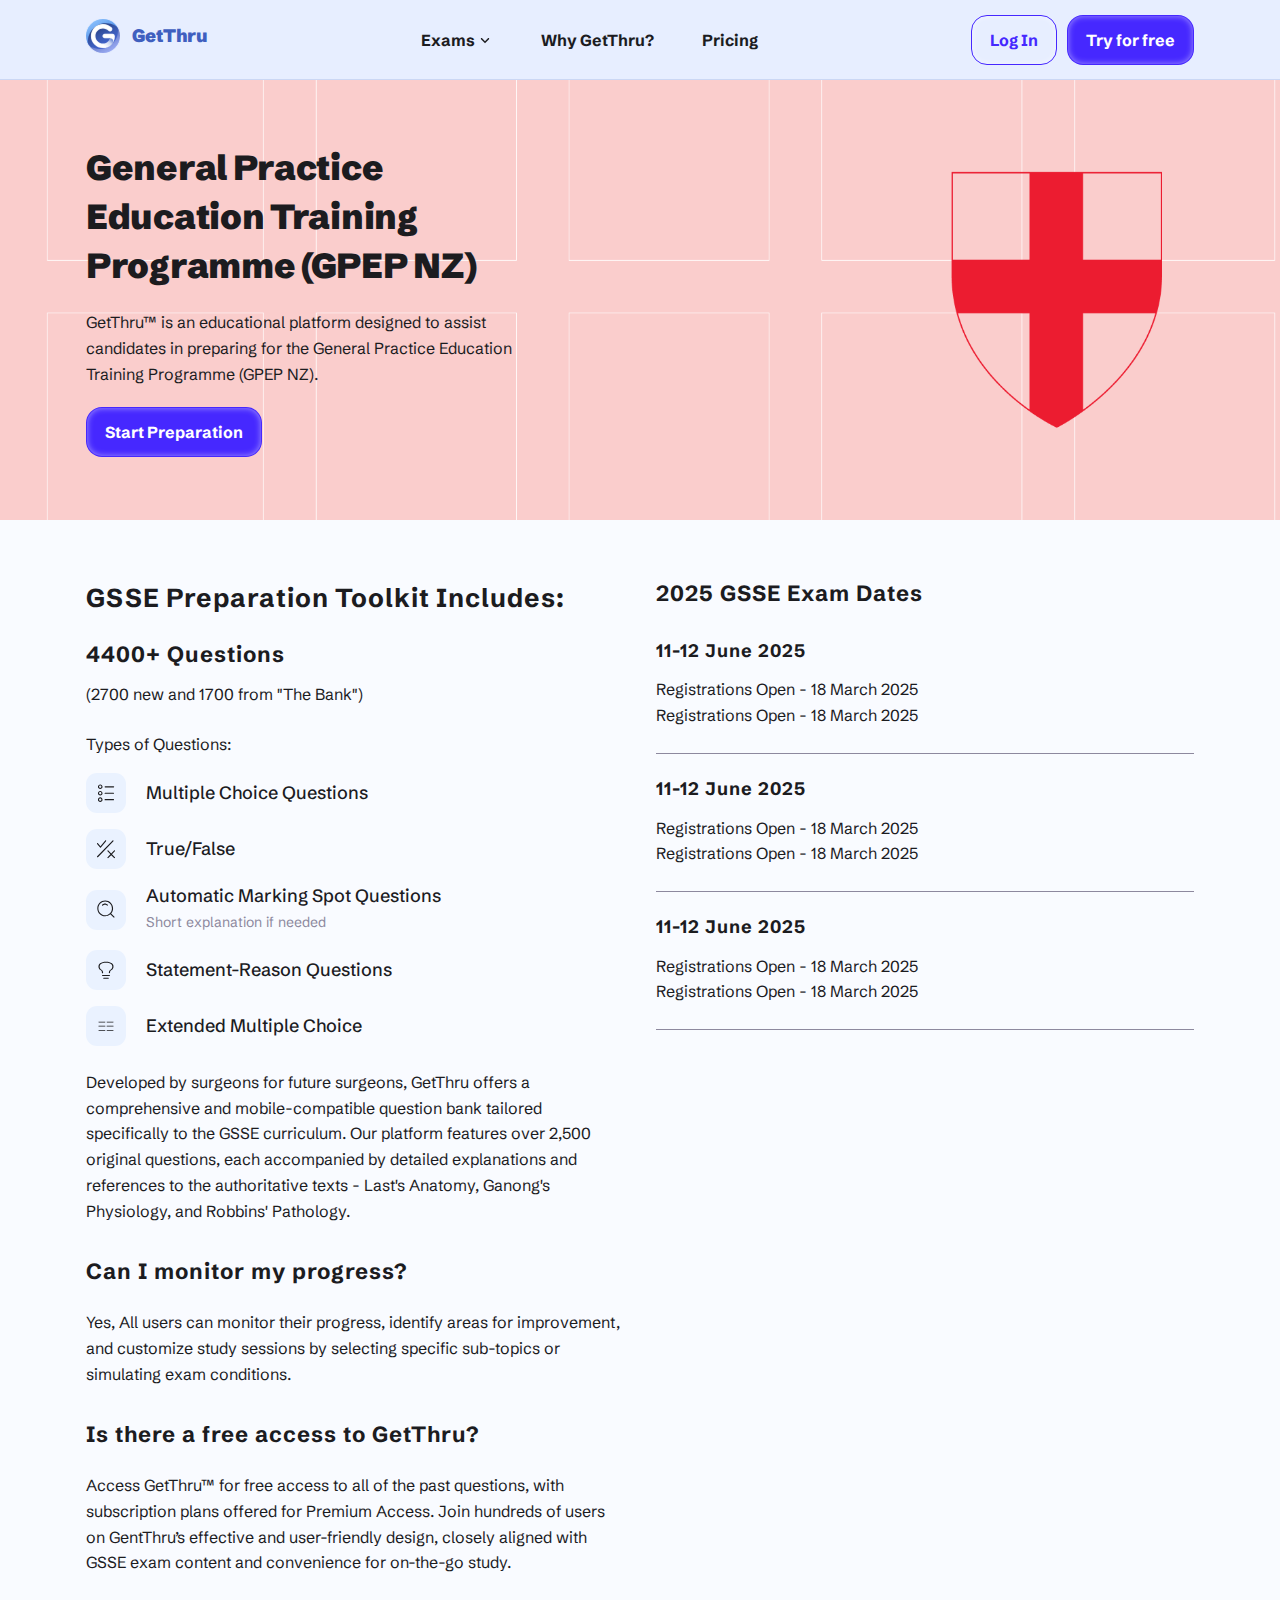
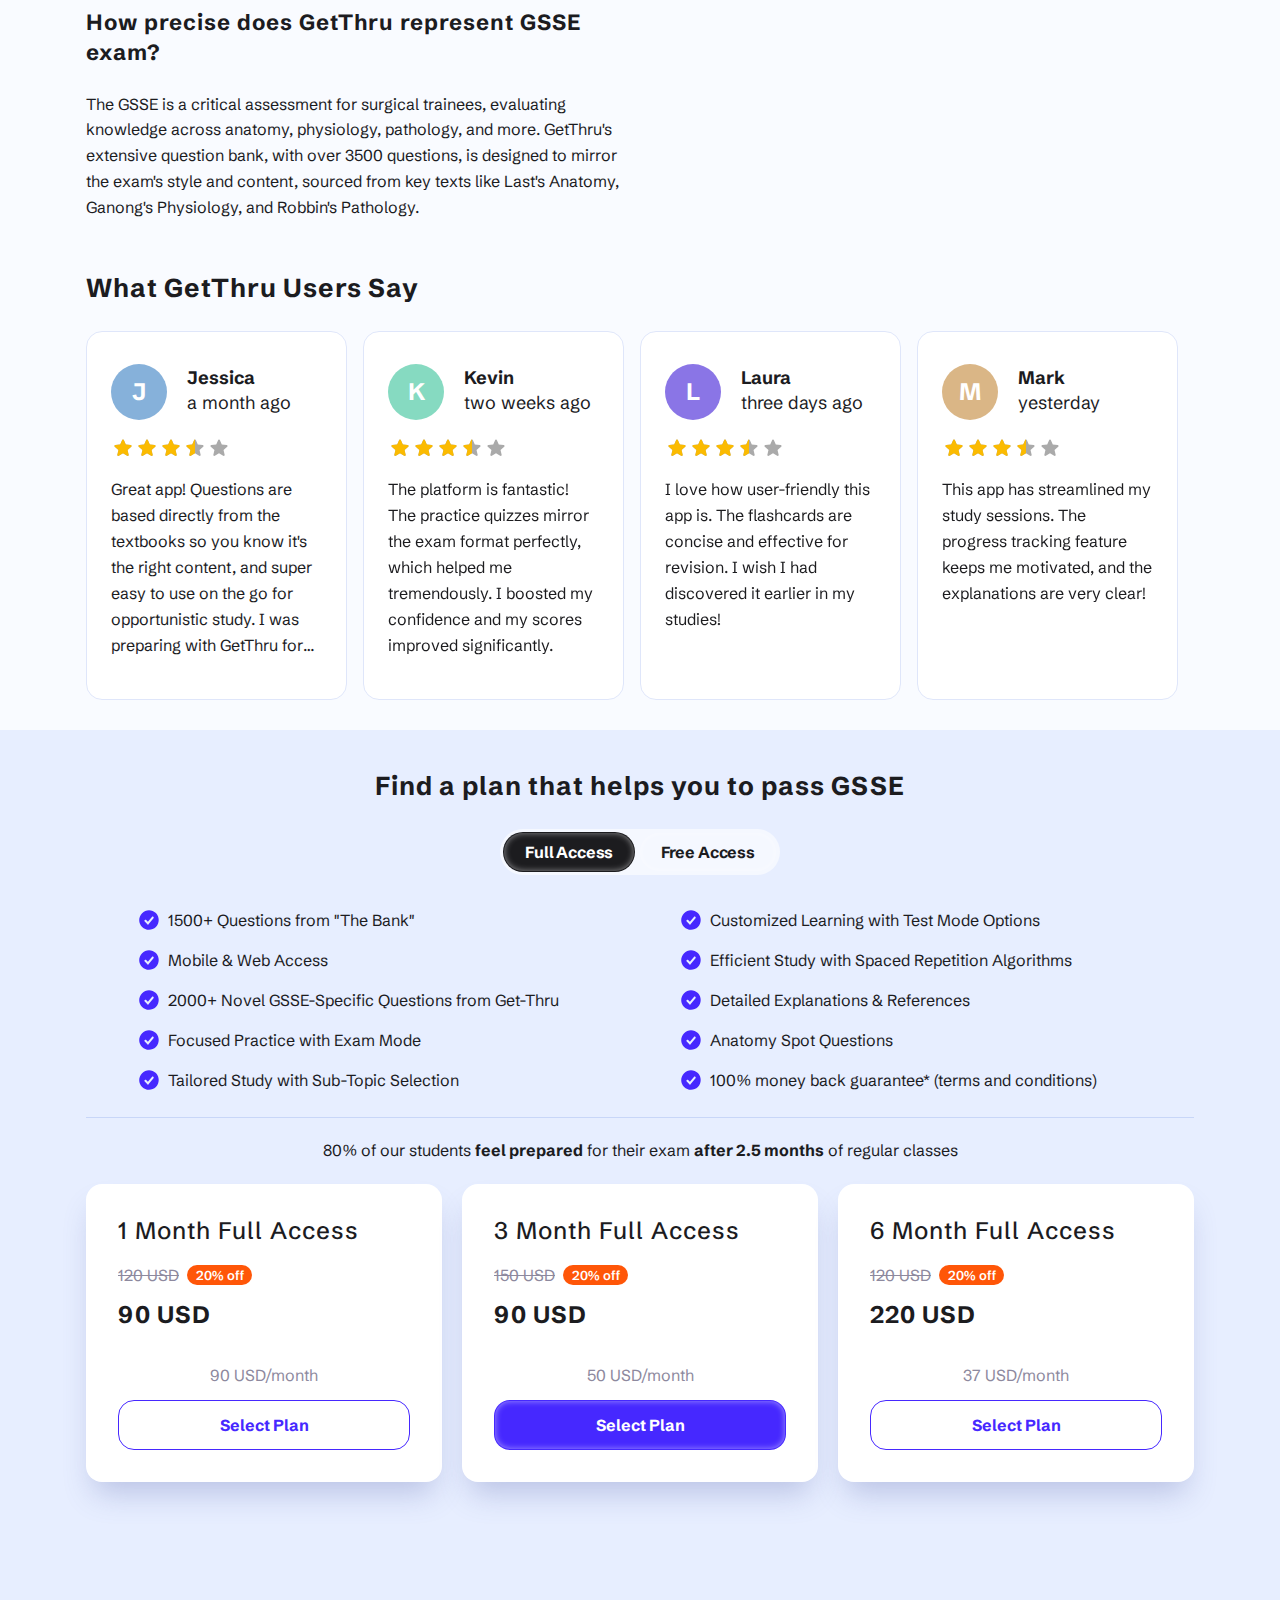
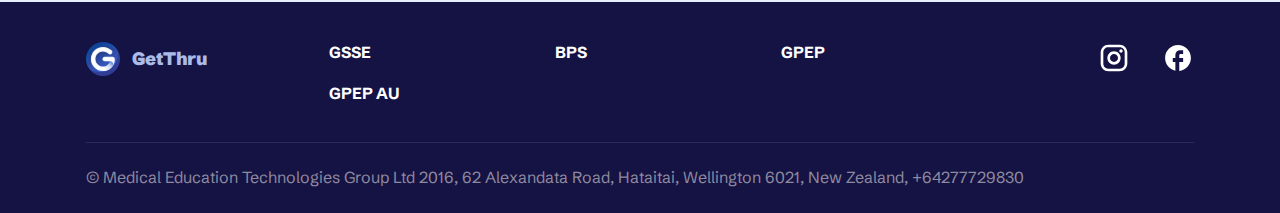
<file: gpep-au.html>
<!DOCTYPE html>
<html lang="en">
<head>
  <meta charset="UTF-8">
  <meta name="viewport" content="width=device-width, initial-scale=1.0">
  <meta name="description" content="GetThru is here to boost you through the GSSE. Find a growing bank of high quality, exam specific questions, with a slick and portable UI, designed to get you through. Start now, for free access.">
  <title>GetThru</title>
  <link rel="stylesheet" href="css/bootstrap.min.css">
  <link rel="stylesheet" href="css/swiper-bundle.min.css">
  <link rel="stylesheet" href="css/style.css">
</head>
<body>

<header class="site-header get-header">
  <div class="get-header-inner">
    <div class="container">
      <div class="get-header-row">
        <div class="get-header-l">
          <a href="index.html">
            <div class="get-header-logo ratio ratio-1x1 contain">
              <img src="./gfx/getThru-logo.png" alt="get-thru-logo">
            </div>
            <div class="get-header-logo-text">
              GetThru
            </div>
          </a>
        </div>
        <nav class="get-header-c" id="mobileNavigation">
          <ul>
            <li>
              <a href="#exams">
                <span>Exams</span>
                <i class="get-icon-arrow-down"><svg role="img"><title>Ai Logo icon</title><use xlink:href="#get-icon-arrow-down"></use></svg></i>
              </a>
              <ul class="sub-menu-list">
                <li>
                    <a href="gsse.html">
                        <div class="sub-list-heading">GSSE</div>
                        <span class="sub-list-content">Generic Surgical Sciences Examination</span>
                    </a>
                </li>
                <li>
                    <a href="bps.html">
                        <div class="sub-list-heading">BPS</div>
                        <span class="sub-list-content">Generic Surgical Sciences Examination</span>
                    </a>
                </li>
                <li>
                    <a href="gpep-nz.html">
                        <div class="sub-list-heading">GPEP NZ <span class="badge text-bg-secondary">Soon</span></div>
                        <span class="sub-list-content">Generic Surgical Sciences Examination</span>
                    </a>
                </li>
                <li>
                    <a href="gpep-au.html">
                        <div class="sub-list-heading">GPEP AU <span class="badge text-bg-secondary">Soon</span></div>
                        <span class="sub-list-content">Generic Surgical Sciences Examination</span>
                    </a>
                </li>
            </ul>
            </li>
            <li>
              <a href="#whyGetThru">
                <span>Why GetThru?</span>
              </a>
            </li>
            <li>
              <a href="#pricing">
                <span>Pricing</span>
              </a>
            </li>
            <li>
              <a href="#" class="btn btn-primery-outline"><span class="btn-text">Log In</span></a>
            </li>
          </ul>
        </nav>
        <div class="get-header-r">
          <a href="#" class="btn btn-primery-outline"><span class="btn-text">Log In</span></a>
          <a href="#" class="btn btn-primary"><span class="btn-text">Try for free</span></a>
          <button type="button" class="btn nav-btn" aria-label="Toggle navigation" aria-controls="mobileNavigation">
            <i class="get-icon-menu"><svg role="img"><title>Ai Logo icon</title><use xlink:href="#get-icon-menu"></use></svg></i>
            <i class="get-icon-menu-close"><svg role="img"><title>Ai Logo icon</title><use xlink:href="#get-icon-menu-close"></use></svg></i>
        </button>
        </div>
      </div>
    </div>
  </div>

</header>
<span class="get-backdrop fade"></span>
<main class="layout">
 <!-- start  [ gpep-hero ] -->
  <div class="get-section gpep-au-hero">
    <div class="get-section-inner">
      <div class="get-section-wrapper">
            <div class="container">
                <div class="gsse-content">
                    <div class="row gsse-row">
                        <div class="col-12 col-md-6 gsse-col-l">
                            <div class="text-a-block">
                                <h1 class="h1">General Practice Education Training Programme (GPEP NZ)</h1>
                                <div class="text-a-desc">
                                    <p>GetThru™ is an educational platform designed to assist candidates in preparing for the General Practice Education Training Programme (GPEP NZ).</p>
                                </div>
                                <div class="btn-wrapper">
                                    <a href="#" class="btn btn-primary"><span class="btn-text">Start Preparation</span></a>
                                </div>
                            </div>
                        </div>
                        <div class="col-12 col-md-6 gsse-col-r">
                            
                            <div class="gsse-hero-thumb ratio ratio-1x1">
                                <picture>
                                    <source srcset="./gfx/gpep-au-hero-thumb.png" media="(min-width:768px)">
                                    <source srcset="./gfx/gpep-au-hero-thumb-mobile.png" media="(min-width:480px)">
                                    <img src="./gfx/gpep-au-hero-thumb-mobile.png" alt="Logo featuring a stylized blue letter 'S' with diagonal white stripes, representing modernity and professionalism." style="width:auto;" loading="lazy">
                                </picture>
                            </div>
                        </div>
                    </div>
                </div>
            </div>
      </div>
    </div>
  </div>
 <!-- end  [ gpep-hero ] -->
 <!-- start  [ gsse-preparation ] -->
  <div class="get-section preparation">
    <div class="get-section-inner">
        <div class="container">
           <div class="row preparation-row">
            <div class="col-12 col-md-6 preparation-col-l">
                <div class="question-box-wrapper">
                    <div class="text-a-block">
                        <h2 class="h2">GSSE Preparation Toolkit Includes:</h2>
                        <h3 class="h3">4400+ Questions</h3>
                        <div class="text-a-desc">
                            <span class="question-box-sub-header">(2700 new and 1700 from "The Bank")</span>
    
                            <p>Types of Questions:</p>
                            <ul class="question-list">
                                <li>
                                    <span class="question-box-icon"><i class="get-icon-multi-choice"><svg role="img"><title>Ai Logo icon</title><use xlink:href="#get-icon-multi-choice"></use></svg></i></span>
                                    <div class="question-list-content">
                                        <span class="heading">Multiple Choice Questions</span>
                                    </div>
                                </li>
                                <li>
                                    <span class="question-box-icon"><i class="get-icon-true-false"><svg role="img"><title>Ai Logo icon</title><use xlink:href="#get-icon-true-false"></use></svg></i> </span>
                                    <div class="question-list-content">
                                        <span class="heading">True/False</span>
                                    </div>
                                </li>
                                <li>
                                    <span class="question-box-icon"><i class="get-icon-search"><svg role="img"><title>Ai Logo icon</title><use xlink:href="#get-icon-search"></use></svg></i> </span>
                                    <div class="question-list-content">
                                        <span class="heading">Automatic Marking Spot Questions</span>
                                        <span class="sub-heading">Short explanation if needed</span>
                                    </div>
                                </li>
                                <li>
                                    <span class="question-box-icon"><i class="get-icon-question"><svg role="img"><title>Ai Logo icon</title><use xlink:href="#get-icon-question"></use></svg></i> </span>
                                    <div class="question-list-content">
                                        <span class="heading">Statement-Reason Questions</span>
                                    </div>
                                </li>
                                <li>
                                    <span class="question-box-icon"><i class="get-icon-extend-choice"><svg role="img"><title>Ai Logo icon</title><use xlink:href="#get-icon-extend-choice"></use></svg></i> </span>
                                    <div class="question-list-content">
                                        <span class="heading">Extended Multiple Choice</span>
                                    </div>
                                </li>
                            </ul>
                          <div class="text-a-desc question-space">
                            <p>Developed by surgeons for future surgeons, GetThru offers a comprehensive and mobile-compatible question bank tailored specifically to the GSSE curriculum. Our platform features over 2,500 original questions, each accompanied by detailed explanations and references to the authoritative texts - Last's Anatomy, Ganong's Physiology, and Robbins' Pathology.</p>
    
                            <h4 class="h3">Can I monitor my progress?</h4>
                            <p>Yes, All users can monitor their progress, identify areas for improvement, and customize study sessions by selecting specific sub-topics or simulating exam conditions.</p>
    
                            <h4 class="h3">Is there a free access to GetThru?</h4>
                            <p>Access GetThru™ for free access to all of the past questions, with subscription plans offered for Premium Access. Join hundreds of users on GentThru’s effective and user-friendly design, closely aligned with GSSE exam content and convenience for on-the-go study.</p>
                            <h4 class="h3">How precise does GetThru represent GSSE exam?</h4>
                            <p>The GSSE is a critical assessment for surgical trainees, evaluating knowledge across anatomy, physiology, pathology, and more. GetThru's extensive question bank, with over 3500 questions, is designed to mirror the exam's style and content, sourced from key texts like Last's Anatomy, Ganong's Physiology, and Robbin's Pathology.</p>
                          </div>
                        </div>
                    </div>
                  </div>
            </div>
            <div class="col-12 col-md-6 col-xxl-3 offset-xxl-3 preparation-col-r">
                <div class="date-list-wrapper">
                    <div class="text-a-block">
                        <h3 class="h3">2025 GSSE Exam Dates</h3>
                        <div class="text-a-desc">
                            <ul class="date-list">
                                <li>
                                    <h4 class="date-list-header h4">11-12 June 2025</h4>
                                    <span class="date-list-open-date">Registrations Open - 18 March 2025</span>
                                    <span class="date-list-close-date">Registrations Open - 18 March 2025</span>
                                </li>
                                <li>
                                    <h4 class="date-list-header h4">11-12 June 2025</h4>
                                    <span class="date-list-open-date">Registrations Open - 18 March 2025</span>
                                    <span class="date-list-close-date">Registrations Open - 18 March 2025</span>
                                </li>
                                <li>
                                    <h4 class="date-list-header h4">11-12 June 2025</h4>
                                    <span class="date-list-open-date">Registrations Open - 18 March 2025</span>
                                    <span class="date-list-close-date">Registrations Open - 18 March 2025</span>
                                </li>
                            </ul>
                        </div>
                    </div>
                </div>
            </div>
           </div>
        </div>
    </div>
  </div>
 <!-- end  [ gsse-preparation ] -->
 <!-- start [ gsse-user-say] -->
  <div class="get-section gsse-user-say user-say mobile">
    <div class="get-section-inner">
        <div class="container">
            <div class="user-say-wrapper">
                <div class="user-say-header">
                    <div class="text-a-block">
                        <h2 class="h2">What GetThru Users Say</h2>
                    </div>
                    <div class="user-say-btn-wrapper">
                        <button class="swiper-button-prev btn icon left swiper-button-disabled" disabled="" tabindex="-1" aria-label="Previous slide" aria-controls="swiper-wrapper-4759902e0e235b6a" aria-disabled="true">
                            <i class="get-icon-arrow-left"><svg role="img"><title>arrow icon</title><use xlink:href="#get-icon-arrow-left"></use></svg></i>
                        </button>
                        <button class="swiper-button-next btn icon right" tabindex="0" aria-label="Next slide" aria-controls="swiper-wrapper-4759902e0e235b6a" aria-disabled="false">
                            <i class="get-icon-arrow-right"><svg role="img"><title>arrow icon</title><use xlink:href="#get-icon-arrow-right"></use></svg></i>
                        </button>
                    </div>
                </div>
                <div class="swiper user-say-slider only-mobile">
                
                   
                    <div class="swiper-wrapper" id="swiper-wrapper-4759902e0e235b6a" aria-live="polite" style="cursor: grab;">
    
                      <div class="swiper-slide swiper-slide-active" role="group" aria-label="1 / 6" style="width: 354px; margin-right: 8px;">
                        <div class="get-user-review-wrapper">
                               <div class="review-box">
                                <div class="review-header">
                                    <div class="review-usre-logo bg-blue-light">
                                        <span>J</span>
                                    </div>
                                    <div class="review-user-detail">
                                        <span class="review-user-name">Jessica</span>
                                        <span class="review-time">a month ago</span>
                                    </div>
                                </div>
                                 <div class="star-rating">
                                        <div class="star-rating-fill" ></div>
                                </div>
                                <div class="text-a-desc">
                                    <p>Great app! Questions are based directly from the textbooks so you know it's the right content, and super easy to use on the go for opportunistic study. I was preparing with GetThru for 2,5 month. Would use again!</p>
                                </div>
    
                               </div>
                               </div>
                      </div>
                      <div class="swiper-slide swiper-slide-next" role="group" aria-label="2 / 6" style="width: 354px; margin-right: 8px;">
                        <div class="get-user-review-wrapper">
                               <div class="review-box">
                                <div class="review-header">
                                    <div class="review-usre-logo bg-green-light-v2">
                                        <span>K</span>
                                    </div>
                                    <div class="review-user-detail">
                                        <span class="review-user-name">Kevin</span>
                                        <span class="review-time">two weeks ago</span>
                                    </div>
                                </div>
                                 <div class="star-rating">
                                        <div class="star-rating-fill" ></div>
                                    </div>
                                <div class="text-a-desc">
                                    <p>The platform is fantastic! The practice quizzes mirror the exam format perfectly, which helped me tremendously. I boosted my confidence and my scores improved significantly.</p>
                                </div>
    
                               </div>
                               </div>
                      </div>
                      <div class="swiper-slide" role="group" aria-label="3 / 6" style="width: 354px; margin-right: 8px;">
                        <div class="get-user-review-wrapper">
                               <div class="review-box">
                                <div class="review-header">
                                    <div class="review-usre-logo bg-purple">
                                        <span>L</span>
                                    </div>
                                    <div class="review-user-detail">
                                        <span class="review-user-name">Laura</span>
                                        <span class="review-time">three days ago</span>
                                    </div>
                                </div>
                                 <div class="star-rating">
                                        <div class="star-rating-fill" ></div>
                                    </div>
                                <div class="text-a-desc">
                                    <p>I love how user-friendly this app is. The flashcards are concise and effective for revision. I wish I had discovered it earlier in my studies!</p>
                                </div>
    
                               </div>
                               </div>
                      </div>
                      <div class="swiper-slide" role="group" aria-label="4 / 6" style="width: 354px; margin-right: 8px;">
                        <div class="get-user-review-wrapper">
                               <div class="review-box">
                                <div class="review-header">
                                    <div class="review-usre-logo bg-brown">
                                        <span>M</span>
                                    </div>
                                    <div class="review-user-detail">
                                        <span class="review-user-name">Mark</span>
                                        <span class="review-time">yesterday</span>
                                    </div>
                                </div>
                                 <div class="star-rating">
                                        <div class="star-rating-fill" ></div>
                                    </div>
                                <div class="text-a-desc">
                                    <p>This app has streamlined my study sessions. The progress tracking feature keeps me motivated, and the explanations are very clear!</p>
                                </div>
    
                               </div>
                               </div>
                      </div>
                    </div>
                    <div class="swiper-pagination swiper-pagination-clickable swiper-pagination-bullets swiper-pagination-horizontal"><span class="swiper-pagination-bullet swiper-pagination-bullet-active" tabindex="0" role="button" aria-label="Go to slide 1" aria-current="true"></span><span class="swiper-pagination-bullet" tabindex="0" role="button" aria-label="Go to slide 2"></span><span class="swiper-pagination-bullet" tabindex="0" role="button" aria-label="Go to slide 3"></span></div>
                <span class="swiper-notification" aria-live="assertive" aria-atomic="true"></span></div>
               </div>
        </div>
    </div>
  </div>
 <!-- end  [ gsse-user-say] -->
 <!-- start  [ gsse-plan] -->
  <div class="get-section gsse-plan">
    <div class="get-section-inner">
        <div class="container">
            <div class="gsse-plan-wrapper">
                <div class="home-pricing-header">
                    <div class="text-a-block">
                        <h2 class="h2">Find a plan that helps you to pass GSSE</h2>
                    </div>
                    <div class="tab-box">
                        <div id="nav nav-tabs" role="tablist">
                            <a role="button" tabindex="0" class="btn btn-black active show" id="gsse-tab" data-bs-toggle="tab" data-bs-target="#tab-gsse" type="button" aria-controls="tab-gsse" aria-selected="true"><span class="btn-text">Full Access</span> </a>
                            <a role="button" tabindex="-1" class="btn btn-black primery-outline" id="bsp-tab" data-bs-toggle="tab" data-bs-target="#tab-bsp" type="button" aria-controls="tab-bsp" aria-selected="false"><span class="btn-text">Free Access</span></a>
                        </div>
                    </div>
                </div>
                <div class="home-pricing-body tab-content" id="nav-tabContent">
                <div class="tab-pane fade active show" id="tab-gsse" role="tabpanel" aria-labelledby="gsse-tab">
               <div class="plan-benifits-wrapper">
                <div class="row plan-row">
                    <div class="col-12 col-md-6 gsse-plan-col-l">
                        <div class="text-a-desc">
                            <ul>
                                <li>1500+ Questions from "The Bank"</li>
                                <li>Mobile & Web Access</li>
                                <li>2000+ Novel GSSE-Specific Questions from Get-Thru</li>
                                <li>Focused Practice with Exam Mode</li>
                                <li>Tailored Study with Sub-Topic Selection</li>
                        </div>
                    </div>
                    <div class="col-12 col-md-6 gsse-plan-col-r">
                        <div class="text-a-desc">
                            <ul>
                                <li>Customized Learning with Test Mode Options</li>
                                <li>Efficient Study with Spaced Repetition Algorithms</li>
                                <li>Detailed Explanations & References</li>
                                <li>Anatomy Spot Questions</li>
                                <li>100% money back guarantee* (terms and conditions)</li>
                            </ul>
                        </div>
                    </div>
                </div>
               </div>
                <div class="plan-pricing-wrapper">
                    <div class="plan-pricing-header">
                        <div class="text-a-desc">
                            <p>80% of our students <strong>feel prepared</strong> for their exam <strong>after 2.5 months</strong> of regular classes</p>
                        </div>
                    </div>
                    <div class="plan-pricing-body">
                        <div class="row">
                            <div class="col-12 col-md-4">
                                <div class="price-box-wrapper-v2">
                                    <div class="price-box-v2-header">
                                        <h2 class="h3">1 Month Full Access</h2>
                                        <div class="price-tag">
                                            <span class="old-price">120 USD</span>
                                            <span class="badge text-bg-orenge rounded-pill">20% off</span>
                                        </div>
                                        <h3 class="h2">90 USD</h3>
                                    </div>
                                    <div class="price-box-v2-footer">
                                        <span class="per-month-rate">90 USD/month</span>
                                        <a href="#" class="btn btn-primery-outline"><span class="btn-text">Select Plan</span></a>
                                    </div>
                                    </div>
                            </div>
                            <div class="col-12 col-md-4">
                                <div class="price-box-wrapper-v2">
                                    <div class="price-box-v2-header">
                                        <h2 class="h3">3 Month Full Access</h2>
                                        <div class="price-tag">
                                            <span class="old-price">150 USD</span>
                                            <span class="badge text-bg-orenge rounded-pill">20% off</span>
                                        </div>
                                        <h3 class="h2">90 USD</h3>
                                    </div>
                                    <div class="price-box-v2-footer">
                                        <span class="per-month-rate">50 USD/month</span>
                                        <a href="#" class="btn btn-primary"><span class="btn-text">Select Plan</span></a>
                                    </div>
                                    </div>
                            </div>
                            <div class="col-12 col-md-4">
                                <div class="price-box-wrapper-v2">
                                    <div class="price-box-v2-header">
                                        <h2 class="h3">6 Month Full Access</h2>
                                        <div class="price-tag">
                                            <span class="old-price">120 USD</span>
                                            <span class="badge text-bg-orenge rounded-pill">20% off</span>
                                        </div>
                                        <h3 class="h2">220 USD</h3>
                                    </div>
                                    <div class="price-box-v2-footer">
                                        <span class="per-month-rate">37 USD/month</span>
                                        <a href="#" class="btn btn-primery-outline"><span class="btn-text">Select Plan</span></a>
                                    </div>
                                    </div>
                            </div>
                        </div>
                    </div>
                </div>
               </div>
               <div class="tab-pane fade even" id="tab-bsp" role="tabpanel" aria-labelledby="bsp-tab">
                <div class="plan-benifits-wrapper">
                    <div class="row plan-row">
                        <div class="col-12 col-md-6 gsse-plan-col-l">
                            <div class="text-a-desc">
                                <ul class="close custom">
                                   <li>1500+ Questions from "The Bank"</li>
                                   <li>Customized Learning with Test Mode Options</li>
                                   <li>Mobile & Web Access</li>
                                   <li>Efficient Study with Spaced Repetition Algorithms</li>
                                   <li>2000+ Novel GSSE-Specific Questions from Get-Thru</li>
                                </ul>
                            </div>
                        </div>
                        <div class="col-12 col-md-6 gsse-plan-col-r">
                            <div class="text-a-desc">
                                <ul class="close">
                                   <li>Detailed Explanations & References</li>
                                   <li>Focused Practice with Exam Mode</li>
                                   <li>Anatomy Spot Questions</li>
                                   <li>Tailored Study with Sub-Topic Selection</li>
                                   <li>100% money back guarantee* (terms and conditions)</li>
                                </ul>
                            </div>
                        </div>
                    </div>
                    <div class="plan-pricing-wrapper">
                        <div class="plan-pricing-header">
                            <div class="text-a-desc">
                                <p>Limited plan <strong>is NOT recommended</strong> for the real exam preparation</p>
                            </div>
                        </div>
                        <div class="plan-pricing-body">
                            <div class="row">
                                
                                <div class="col-12">
                                    <div class="price-box-wrapper-v2 free-plan">
                                        <div class="price-box-v2-header">
                                            <h2 class="h3">1 Month Full Access</h2>
                                           
                                        </div>
                                        <div class="price-box-v2-footer">
                                            <a href="#" class="btn btn-primery-outline"><span class="btn-text">Select Free Plan</span></a>
                                        </div>
                                        </div>
                                </div>
                            
                            </div>
                        </div>
                    </div>
                </div>
               
               </div>
            </div>
            </div>
        </div>
    </div>
  </div>
 <!-- end  [ gsse-plan] -->

    </main>
<footer class="get-footer site-footer">
	<div class="footer-inner">
		<div class="container">
			<div class="get-footer-row">
				<div class="get-header-l">
					<a href="#">
					<div class="get-header-logo ratio ratio-1x1 contain">
						<img src="./gfx/getThru-logo.png" alt="get-thru-logo">
					</div>
					<div class="get-header-logo-text">GetThru</div>
					</a>
				</div>

				<div class="get-footer-c">
					<ul>
						<li><a href="gsse.html"><span>GSSE</span></a></li>
						<li><a href="bps.html"><span>BPS</span></a></li>
						<li><a href="gpep-nz.html"><span>GPEP</span></a></li>
						<li><a href="gpep-au.html"><span>GPEP AU</span></a></li>
					</ul>
				</div>
				<div class="get-footer-r">
					<a href="#"><i class="get-icon-instagram"><svg role="img"><title>Ai Logo icon</title><use xlink:href="#get-icon-instagram"></use></svg></i></a>
					<a href="#"><i class="get-icon-facebook"><svg role="img"><title>Ai Logo icon</title><use xlink:href="#get-icon-facebook"></use></svg></i></a>
				</div>
			</div>
			<div class="get-copyright-footer">
				<span>© Medical Education Technologies Group Ltd 2016, 62 Alexandata Road, Hataitai, Wellington 6021, New Zealand, +64277729830</span>
			</div>
		</div>
	</div>
</footer>

<svg aria-hidden="true" version="1.1" xmlns="http://www.w3.org/2000/svg" xmlns:xlink="http://www.w3.org/1999/xlink" display="none">
	<defs>

	
		<symbol id="get-icon-check" viewBox="0 0 26 26">
			<path fill="currentColor" d="M22,9.3c-0.5-1.2-1.2-2.3-2.1-3.2s-2-1.6-3.2-2.1c-1.2-0.5-2.5-0.7-3.7-0.7c-2.6,0-5.1,1-6.9,2.9
                S3.2,10.4,3.2,13s1,5.1,2.9,6.9s4.3,2.9,6.9,2.9c1.3,0,2.5-0.3,3.7-0.7c1.2-0.5,2.3-1.2,3.2-2.1s1.6-2,2.1-3.2
                c0.5-1.2,0.7-2.5,0.7-3.7S22.5,10.5,22,9.3z M17.5,11.2l-4.8,5.7L12,17.9L11.2,17l-2.5-2.5c-0.4-0.4-0.4-1,0-1.4l0.1-0.1
                c0.4-0.4,1-0.4,1.4,0l1.7,1.7l4-4.8c0.4-0.4,1-0.5,1.4-0.1l0.1,0.1C17.8,10.2,17.9,10.8,17.5,11.2z"/>
		</symbol>

		<symbol id="get-icon-arrow-right" viewBox="0 0 25 25">
			<path fill="currentColor" d="M19.5,12.5l0.4,0.4l-7,7l-0.7-0.7l6.1-6.1H5.5v-1h12.8l-6.1-6.1l0.7-0.7l7,7L19.5,12.5z"/>
		</symbol>
		<symbol id="get-icon-arrow-left" viewBox="0 0 25 25">
			<path fill="currentColor" d="M19.5,13H6.7l6.1,6.1l-0.7,0.7l-7-7l0.4-0.4l-0.4-0.4l7-7l0.7,0.7L6.7,12h12.8V13z"/>
		</symbol>

		<symbol id="get-icon-arrow-down" viewBox="0 0 16 16">
			<path fill="currentColor" d="M12,7.3l-4,4l-4-4C3.7,7,3.7,6.5,4,6.2s0.8-0.3,1.1,0L8,9.2l2.9-2.9c0.3-0.3,0.8-0.3,1.1,0S12.3,7,12,7.3z"/>
		</symbol>

		<symbol id="get-icon-notify" viewBox="0 0 20 20">
			<path fill="currentColor" d="M12.5,19.2c0,0.3-0.2,0.5-0.5,0.5H8c-0.3,0-0.5-0.2-0.5-0.5s0.2-0.5,0.5-0.5h4C12.3,18.8,12.5,19,12.5,19.2z
			M18.7,15.2c0,0.3-0.1,0.5-0.2,0.8c-0.1,0.2-0.3,0.4-0.6,0.6c-0.2,0.1-0.5,0.2-0.8,0.2H2.8c-0.3,0-0.5-0.1-0.8-0.2
		   c-0.2-0.1-0.4-0.3-0.6-0.6c-0.1-0.2-0.2-0.5-0.2-0.8c0-0.3,0.1-0.5,0.2-0.8l1.1-1.7C2.9,12.3,3,11.9,3,11.4V7.2c0-1.9,0.7-3.6,2-4.9
		   s3.1-2,4.9-2s3.6,0.7,4.9,2s2,3.1,2,4.9v4.2c0,0.5,0.1,0.9,0.4,1.3v0l1.1,1.7C18.6,14.7,18.7,14.9,18.7,15.2z M17.7,15.2
		   c0-0.1,0-0.2-0.1-0.3l-1.1-1.7C16.2,12.7,16,12,16,11.4V7.2c0-1.6-0.6-3.1-1.8-4.2c-1.1-1.1-2.6-1.8-4.2-1.8C8.4,1.2,6.9,1.9,5.8,3
		   C4.6,4.1,4,5.6,4,7.2v4.2c0,0.7-0.2,1.3-0.5,1.9L2.4,15c0,0.1-0.1,0.2-0.1,0.3c0,0.1,0,0.2,0.1,0.3c0,0.1,0.1,0.1,0.2,0.2
		   c0.1,0,0.2,0.1,0.3,0.1h14.3c0.1,0,0.2,0,0.3-0.1c0.1,0,0.1-0.1,0.2-0.2C17.7,15.4,17.7,15.3,17.7,15.2z"/>
		</symbol>
		<symbol id="get-icon-star" viewBox="0 0 24 24">
			<path fill="currentColor" d="M20.5,10.3c0,0.2-0.1,0.4-0.3,0.5L16.6,14l1.1,4.7c0,0.2,0,0.4-0.1,0.6c-0.1,0.2-0.2,0.3-0.3,0.4
			c-0.2,0.1-0.3,0.2-0.5,0.2c-0.2,0-0.4,0-0.6-0.1L12,17.3l-4.1,2.5c-0.2,0.1-0.4,0.2-0.6,0.1c-0.2,0-0.4-0.1-0.5-0.2
			c-0.1-0.1-0.3-0.3-0.3-0.4s-0.1-0.4,0-0.6L7.5,14l-3.7-3.2c-0.2-0.1-0.3-0.3-0.3-0.5c0-0.2,0-0.4,0-0.6c0.1-0.2,0.2-0.3,0.3-0.5
			c0.1-0.1,0.3-0.2,0.5-0.2l4.8-0.4l1.9-4.5c0.1-0.2,0.2-0.3,0.4-0.4c0.2-0.1,0.4-0.2,0.5-0.2c0.2,0,0.4,0,0.5,0.2
			c0.2,0.1,0.3,0.2,0.4,0.4l1.9,4.5l4.9,0.4c0.2,0,0.4,0.1,0.5,0.2c0.1,0.1,0.2,0.3,0.3,0.5C20.6,9.9,20.6,10.1,20.5,10.3z"/>
		</symbol>
		<symbol id="get-icon-instagram" viewBox="0 0 32 32">
			<path fill="currentColor" d="M10.4003 2.66699H21.6003C25.867 2.66699 29.3337 6.13366 29.3337 10.4003V21.6003C29.3337 23.6513 28.5189 25.6183 27.0686 27.0686C25.6183 28.5189 23.6513 29.3337 21.6003 29.3337H10.4003C6.13366 29.3337 2.66699 25.867 2.66699 21.6003V10.4003C2.66699 8.34932 3.48175 6.38231 4.93203 4.93203C6.38231 3.48175 8.34932 2.66699 10.4003 2.66699ZM10.1337 5.33366C8.86062 5.33366 7.63972 5.83937 6.73955 6.73955C5.83937 7.63972 5.33366 8.86062 5.33366 10.1337V21.867C5.33366 24.5203 7.48033 26.667 10.1337 26.667H21.867C23.14 26.667 24.3609 26.1613 25.2611 25.2611C26.1613 24.3609 26.667 23.14 26.667 21.867V10.1337C26.667 7.48033 24.5203 5.33366 21.867 5.33366H10.1337ZM23.0003 7.33366C23.4424 7.33366 23.8663 7.50925 24.1788 7.82181C24.4914 8.13438 24.667 8.5583 24.667 9.00033C24.667 9.44235 24.4914 9.86628 24.1788 10.1788C23.8663 10.4914 23.4424 10.667 23.0003 10.667C22.5583 10.667 22.1344 10.4914 21.8218 10.1788C21.5093 9.86628 21.3337 9.44235 21.3337 9.00033C21.3337 8.5583 21.5093 8.13438 21.8218 7.82181C22.1344 7.50925 22.5583 7.33366 23.0003 7.33366ZM16.0003 9.33366C17.7684 9.33366 19.4641 10.036 20.7144 11.2863C21.9646 12.5365 22.667 14.2322 22.667 16.0003C22.667 17.7684 21.9646 19.4641 20.7144 20.7144C19.4641 21.9646 17.7684 22.667 16.0003 22.667C14.2322 22.667 12.5365 21.9646 11.2863 20.7144C10.036 19.4641 9.33366 17.7684 9.33366 16.0003C9.33366 14.2322 10.036 12.5365 11.2863 11.2863C12.5365 10.036 14.2322 9.33366 16.0003 9.33366ZM16.0003 12.0003C14.9395 12.0003 13.922 12.4218 13.1719 13.1719C12.4218 13.922 12.0003 14.9395 12.0003 16.0003C12.0003 17.0612 12.4218 18.0786 13.1719 18.8288C13.922 19.5789 14.9395 20.0003 16.0003 20.0003C17.0612 20.0003 18.0786 19.5789 18.8288 18.8288C19.5789 18.0786 20.0003 17.0612 20.0003 16.0003C20.0003 14.9395 19.5789 13.922 18.8288 13.1719C18.0786 12.4218 17.0612 12.0003 16.0003 12.0003Z"/>
		</symbol>
		<symbol id="get-icon-facebook" viewBox="0 0 33 33">
			<path fill="currentColor" d="M29.8,16.5c0,6.9-5.3,12.6-12,13.3v-9.3h4v-4h-4v-2.7c0-0.7,0.6-1.3,1.3-1.3h2.7v-4h-3.3
			c-2.6,0-4.7,2.1-4.7,4.7v3.3h-2.7v4h2.7v9.1C7.8,28.3,3.2,23,3.2,16.5c0-7.4,6-13.3,13.3-13.3S29.8,9.1,29.8,16.5z"/>
		</symbol>
		<symbol id="get-icon-menu" viewBox="0 0 48 48">
			<path fill="currentColor" d="M7,14c0-0.6,0.4-1,1-1h32c0.6,0,1,0.4,1,1s-0.4,1-1,1H8C7.4,15,7,14.6,7,14z M40,23H8c-0.6,0-1,0.4-1,1
			s0.4,1,1,1h32c0.6,0,1-0.4,1-1S40.6,23,40,23z M40,33H8c-0.6,0-1,0.4-1,1s0.4,1,1,1h32c0.6,0,1-0.4,1-1S40.6,33,40,33z"/>
		</symbol>
		<symbol id="get-icon-menu-close" viewBox="0 0 49 49">
			<path fill="currentColor" d="M37.2,35.8c0.4,0.4,0.4,1,0,1.4c-0.2,0.2-0.5,0.3-0.7,0.3s-0.5-0.1-0.7-0.3L24.5,25.9L13.2,37.2
			c-0.4,0.4-1,0.4-1.4,0s-0.4-1,0-1.4l11.3-11.3L11.8,13.2c-0.4-0.4-0.4-1,0-1.4s1-0.4,1.4,0l11.3,11.3l11.3-11.3c0.4-0.4,1-0.4,1.4,0
			s0.4,1,0,1.4L25.9,24.5L37.2,35.8z"/>
		</symbol>
		<symbol id="get-icon-multi-choice" viewBox="0 0 25 25">
			<path fill="currentColor" d="M4.7,0.7C3,0.7,1.6,2.1,1.6,3.8S3,6.9,4.7,6.9s3.1-1.4,3.1-3.1S6.4,0.7,4.7,0.7z M4.7,5.4
			c-0.9,0-1.6-0.7-1.6-1.6s0.7-1.6,1.6-1.6s1.6,0.7,1.6,1.6S5.6,5.4,4.7,5.4z M10.6,3.8c0-0.4,0.3-0.8,0.8-0.8h11.4
			c0.4,0,0.8,0.3,0.8,0.8s-0.3,0.8-0.8,0.8H11.3C10.9,4.5,10.6,4.2,10.6,3.8z M4.7,9.4c-1.7,0-3.1,1.4-3.1,3.1c0,1.7,1.4,3.1,3.1,3.1
			s3.1-1.4,3.1-3.1C7.8,10.8,6.4,9.4,4.7,9.4z M4.7,14.1c-0.9,0-1.6-0.7-1.6-1.6c0-0.9,0.7-1.6,1.6-1.6s1.6,0.7,1.6,1.6
			C6.3,13.4,5.6,14.1,4.7,14.1z M23.4,12.5c0,0.4-0.3,0.8-0.8,0.8H11.3c-0.4,0-0.8-0.3-0.8-0.8s0.3-0.8,0.8-0.8h11.4
			C23.1,11.8,23.4,12.1,23.4,12.5z M4.7,18.1c-1.7,0-3.1,1.4-3.1,3.1s1.4,3.1,3.1,3.1s3.1-1.4,3.1-3.1S6.4,18.1,4.7,18.1z M4.7,22.8
			c-0.9,0-1.6-0.7-1.6-1.6s0.7-1.6,1.6-1.6s1.6,0.7,1.6,1.6S5.6,22.8,4.7,22.8z M23.4,21.2c0,0.4-0.3,0.8-0.8,0.8H11.3
			c-0.4,0-0.8-0.3-0.8-0.8s0.3-0.8,0.8-0.8h11.4C23.1,20.5,23.4,20.8,23.4,21.2z"/>
		</symbol>
		<symbol id="get-icon-true-false" viewBox="0 0 49 49">
			<path fill="currentColor" d="M48.1,45.9c0.6,0.6,0.6,1.6,0,2.2c-0.3,0.3-0.7,0.5-1.1,0.5c-0.4,0-0.8-0.2-1.1-0.5l-7.6-7.9L30.7,48
			c-0.6,0.6-1.5,0.6-2.1,0s-0.6-1.6,0-2.2l7.6-7.9l-7.6-7.9c-0.6-0.6-0.6-1.6,0-2.2c0.6-0.6,1.5-0.6,2.1,0l7.6,7.9l7.6-7.9
			c0.6-0.6,1.5-0.6,2.1,0c0.6,0.6,0.6,1.6,0,2.2L40.4,38L48.1,45.9z M8.7,19.8c0.3,0.3,0.7,0.5,1.1,0.5c0,0,0,0,0,0
			c0.4,0,0.9-0.2,1.1-0.6L24.7,3c0.5-0.7,0.5-1.6-0.2-2.2c-0.6-0.6-1.6-0.5-2.1,0.2L9.8,16.4l-6.7-8C2.6,7.8,1.7,7.7,1,8.3
			c-0.6,0.6-0.7,1.5-0.2,2.2L8.7,19.8z M44.1,1c-0.6-0.6-1.5-0.6-2.1,0l-41,42.3c-0.6,0.6-0.6,1.6,0,2.2c0.3,0.3,0.7,0.5,1.1,0.5
			s0.8-0.2,1.1-0.5l41-42.3C44.7,2.5,44.7,1.6,44.1,1z"/>
		</symbol>
		<symbol id="get-icon-search" viewBox="0 0 24 24">
			<path fill="currentColor" d="M23,21.9l-4.3-4.3c1.6-1.8,2.5-4.1,2.5-6.7c0-5.7-4.6-10.2-10.2-10.2C5.3,0.7,0.7,5.3,0.7,10.9
			c0,5.7,4.6,10.2,10.2,10.2c2.6,0,4.9-0.9,6.7-2.5l4.3,4.3c0.1,0.1,0.3,0.2,0.5,0.2s0.4-0.1,0.5-0.2C23.2,22.7,23.2,22.2,23,21.9z
			 M10.9,19.7c-4.8,0-8.8-3.9-8.8-8.8c0-4.8,3.9-8.8,8.8-8.8c4.8,0,8.8,3.9,8.8,8.8C19.7,15.8,15.8,19.7,10.9,19.7z M14.4,6.2
			c0.3,0.3,0.3,0.8,0,1.1c-0.1,0.1-0.3,0.2-0.5,0.2c-0.2,0-0.4-0.1-0.5-0.2c-0.4-0.4-0.8-0.6-1.2-0.8c-0.5-0.2-0.9-0.3-1.4-0.3
			c0,0,0,0,0,0c-0.5,0-1,0.1-1.5,0.3C8.7,6.7,8.3,6.9,8,7.3c-0.3,0.3-0.8,0.3-1.1,0C6.6,7,6.6,6.5,6.9,6.2C7.4,5.7,8,5.4,8.6,5.1
			c0.6-0.3,1.3-0.4,2-0.4c0,0,0,0,0,0c0.7,0,1.4,0.1,2,0.4C13.3,5.4,13.9,5.7,14.4,6.2z"/>
		</symbol>
		<symbol id="get-icon-question" viewBox="0 0 49 49">
			<path fill="currentColor" d="M32.2,45.8c0,0.7-0.7,1.2-1.6,1.2H18.4c-0.9,0-1.6-0.5-1.6-1.2c0-0.7,0.7-1.2,1.6-1.2h12.3
			C31.5,44.5,32.2,45.1,32.2,45.8z M40.2,6.1C36.7,3.4,31.3,2,24.5,2C17.7,2,12.3,3.4,8.8,6.1c-2.9,2.2-4.4,5.4-4.3,9
			c0.1,3.7,1.6,6.4,5.1,9.1c3,2.3,4.1,3.2,4.1,7.4c0,0.7,0.7,1.2,1.6,1.2c0,0,0,0,0,0c0.9,0,1.6-0.5,1.6-1.2c0-5.2-1.9-6.7-5.1-9.1
			C9,20.2,7.8,18.1,7.7,15c-0.1-3,1.1-5.5,3.4-7.3c2.8-2.2,7.4-3.3,13.3-3.3c5.9,0,10.5,1.1,13.4,3.3c2.3,1.8,3.5,4.2,3.4,7.3
			c-0.1,3.1-1.3,5.2-4.1,7.4c-3.1,2.4-5,3.9-5.1,9.1c0,0.7,0.7,1.2,1.6,1.2c0,0,0,0,0,0c0.9,0,1.6-0.5,1.6-1.2c0-4.2,1.1-5.1,4.1-7.4
			c3.5-2.7,5-5.4,5.1-9.1C44.6,11.4,43.1,8.3,40.2,6.1z M33.7,37.5H15.3c-0.9,0-1.6,0.5-1.6,1.2c0,0.7,0.7,1.2,1.6,1.2h18.4
			c0.9,0,1.6-0.5,1.6-1.2C35.3,38,34.6,37.5,33.7,37.5z"/>
		</symbol>
		<symbol id="get-icon-extend-choice" viewBox="0 0 49 49">
			<path fill="currentColor" d="M22.8,35.5c0,0.5-0.4,1-1,1H5.5c-0.5,0-1-0.4-1-1c0-0.5,0.4-1,1-1h16.3C22.3,34.5,22.8,35,22.8,35.5z
			M27.2,14.5h16.3c0.5,0,1-0.4,1-1s-0.4-1-1-1H27.2c-0.5,0-1,0.4-1,1S26.7,14.5,27.2,14.5z M43.5,23.5H27.2c-0.5,0-1,0.4-1,1
			s0.4,1,1,1h16.3c0.5,0,1-0.4,1-1S44.1,23.5,43.5,23.5z M21.8,23.5H5.5c-0.5,0-1,0.4-1,1s0.4,1,1,1h16.3c0.5,0,1-0.4,1-1
			S22.3,23.5,21.8,23.5z M43.5,34.5H27.2c-0.5,0-1,0.4-1,1c0,0.5,0.4,1,1,1h16.3c0.5,0,1-0.4,1-1C44.5,35,44.1,34.5,43.5,34.5z
			M21.8,12.5H5.5c-0.5,0-1,0.4-1,1s0.4,1,1,1h16.3c0.5,0,1-0.4,1-1S22.3,12.5,21.8,12.5z"/>
		</symbol>
		<symbol id="get-icon-arrow-accordian" viewBox="0 0 32 32">
			<path fill="currentColor" d="M28,16l0.7,0.7L19.4,26L18,24.6l7.6-7.6H4v-2h21.6L18,7.4L19.4,6l9.3,9.3L28,16z"/>
		</symbol>

		
		

	</defs>
</svg>


<script src="js/bootstrap.bundle.min.js"></script>
<script src="js/jquery-3.7.1.min.js"></script>
<script src="js/swiper-bundle.min.js"></script>
<script src="js/script.js"></script>
</body>
</html>
</file>
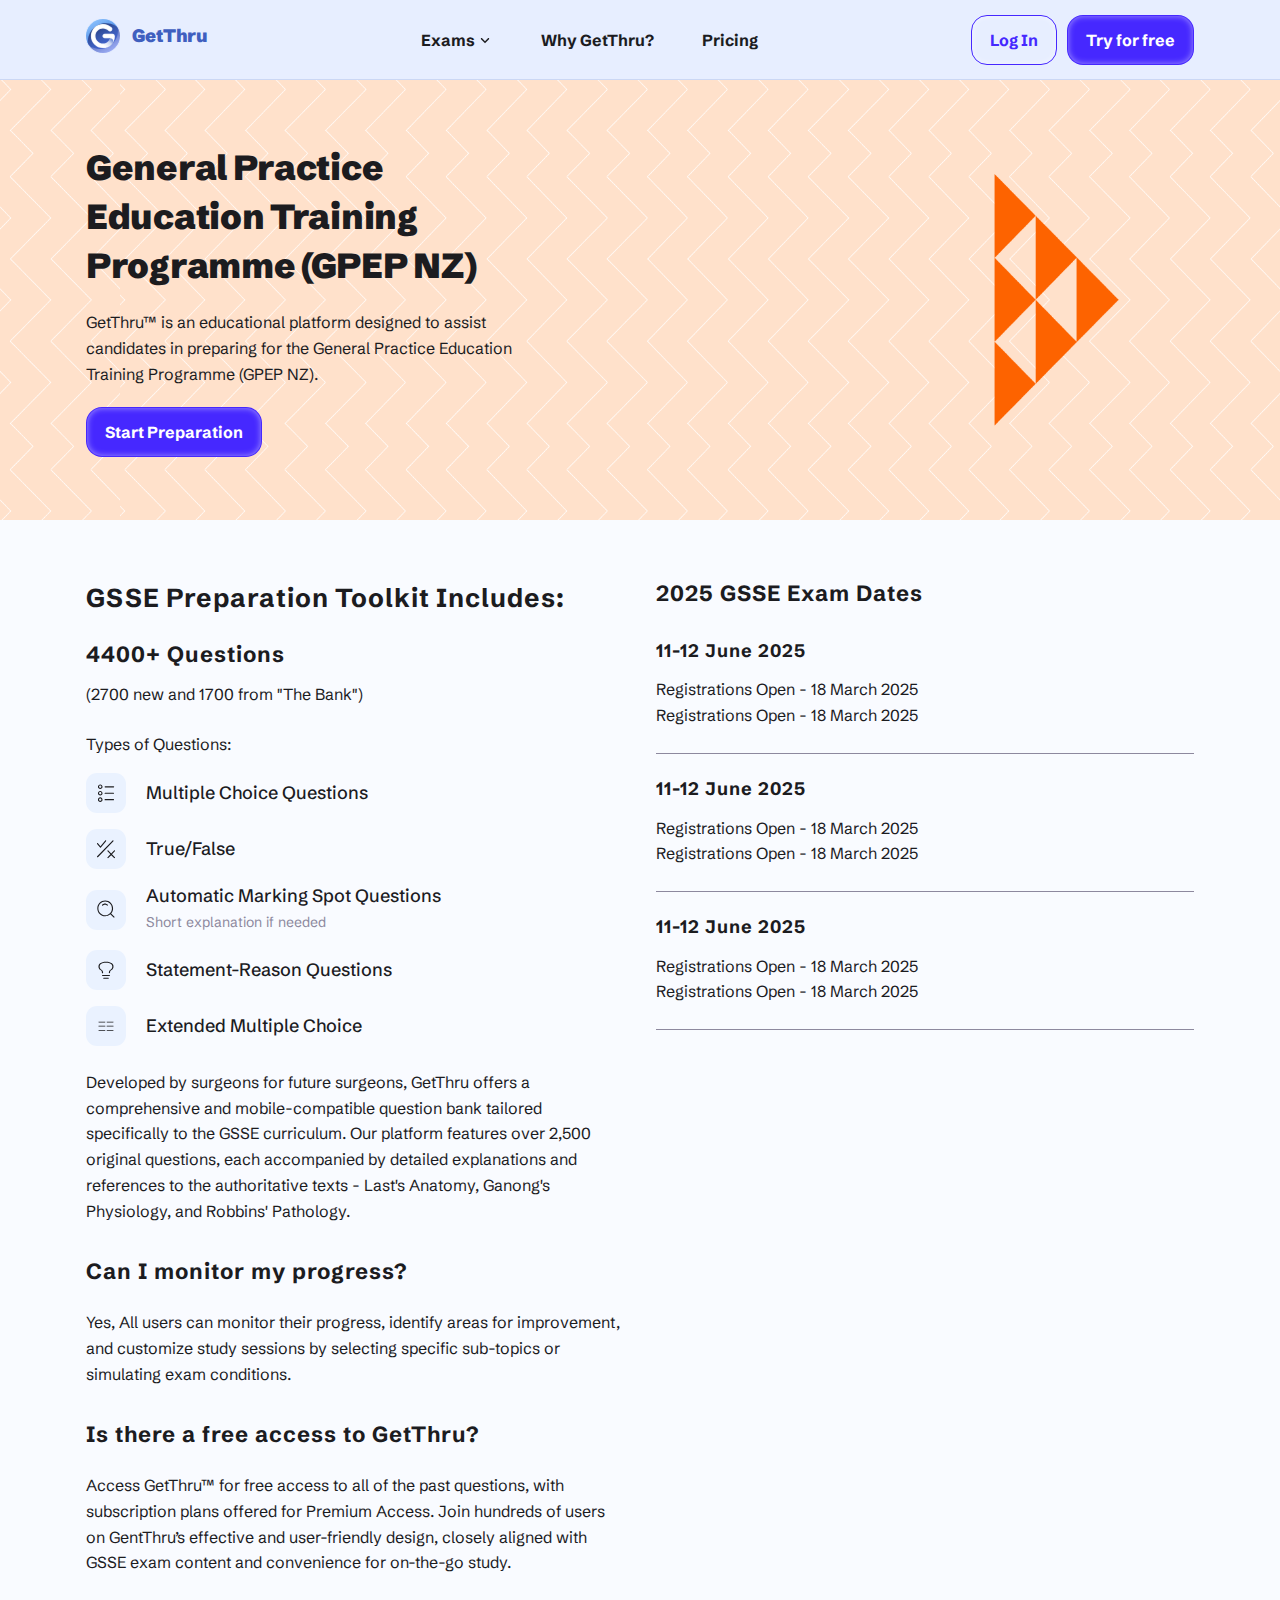
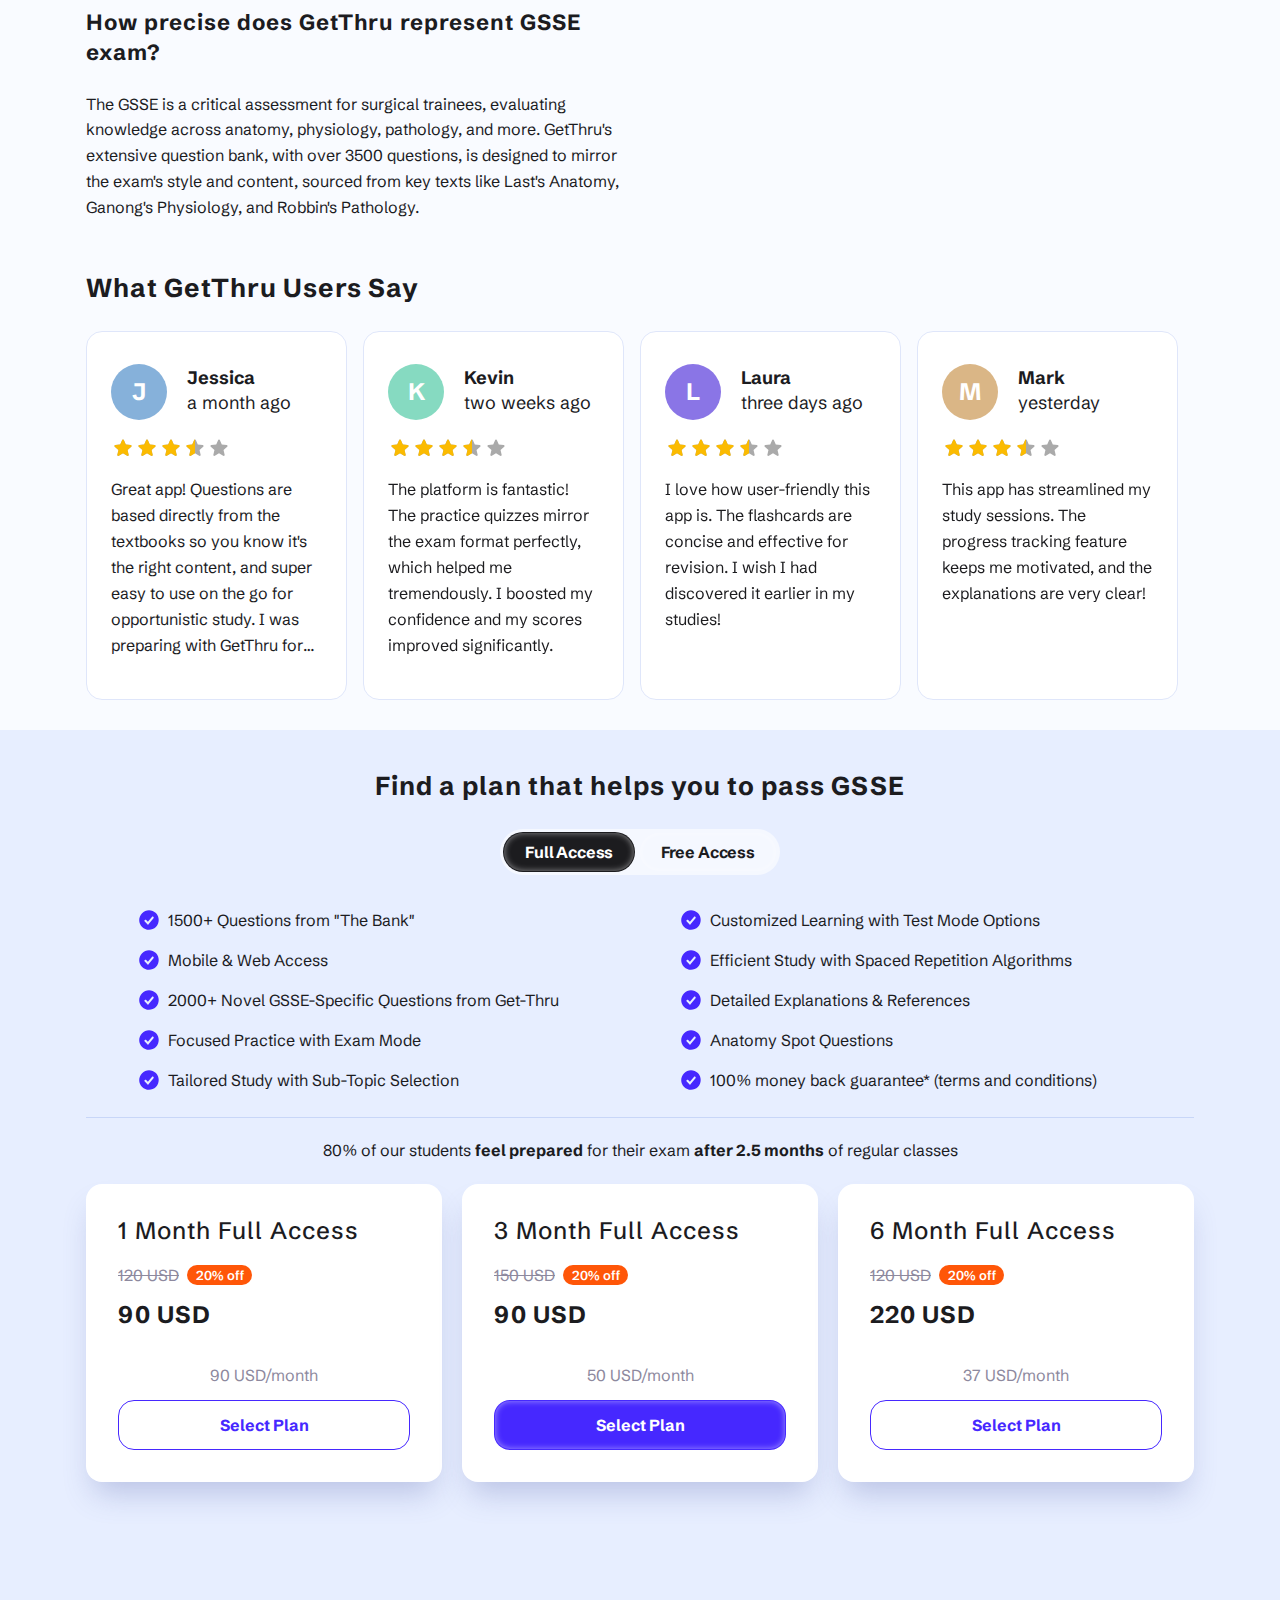
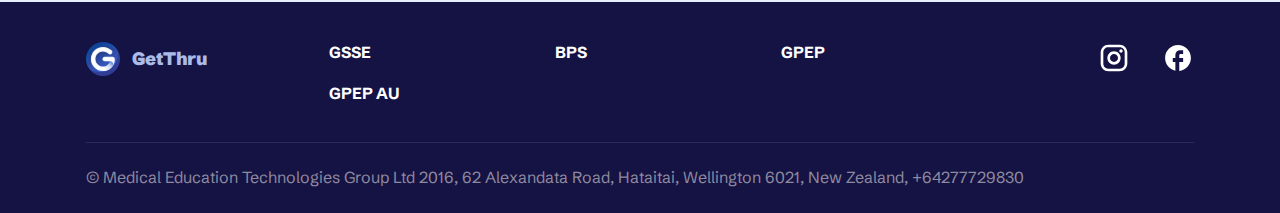
<file: gpep-nz.html>
<!DOCTYPE html>
<html lang="en">
<head>
  <meta charset="UTF-8">
  <meta name="viewport" content="width=device-width, initial-scale=1.0">
  <meta name="description" content="GetThru is here to boost you through the GSSE. Find a growing bank of high quality, exam specific questions, with a slick and portable UI, designed to get you through. Start now, for free access.">
  <title>GetThru</title>
  <link rel="stylesheet" href="css/bootstrap.min.css">
  <link rel="stylesheet" href="css/swiper-bundle.min.css">
  <link rel="stylesheet" href="css/style.css">
</head>
<body>

<header class="site-header get-header">
  <div class="get-header-inner">
    <div class="container">
      <div class="get-header-row">
        <div class="get-header-l">
          <a href="index.html">
            <div class="get-header-logo ratio ratio-1x1 contain">
              <img src="./gfx/getThru-logo.png" alt="get-thru-logo">
            </div>
            <div class="get-header-logo-text">
              GetThru
            </div>
          </a>
        </div>
        <nav class="get-header-c" id="mobileNavigation">
          <ul>
            <li>
              <a href="#exams">
                <span>Exams</span>
                <i class="get-icon-arrow-down"><svg role="img"><title>Ai Logo icon</title><use xlink:href="#get-icon-arrow-down"></use></svg></i>
              </a>
              <ul class="sub-menu-list">
                <li>
                    <a href="gsse.html">
                        <div class="sub-list-heading">GSSE</div>
                        <span class="sub-list-content">Generic Surgical Sciences Examination</span>
                    </a>
                </li>
                <li>
                    <a href="bps.html">
                        <div class="sub-list-heading">BPS</div>
                        <span class="sub-list-content">Generic Surgical Sciences Examination</span>
                    </a>
                </li>
                <li>
                    <a href="gpep-nz.html">
                        <div class="sub-list-heading">GPEP NZ <span class="badge text-bg-secondary">Soon</span></div>
                        <span class="sub-list-content">Generic Surgical Sciences Examination</span>
                    </a>
                </li>
                <li>
                    <a href="gpep-au.html">
                        <div class="sub-list-heading">GPEP AU <span class="badge text-bg-secondary">Soon</span></div>
                        <span class="sub-list-content">Generic Surgical Sciences Examination</span>
                    </a>
                </li>
            </ul>
            </li>
            <li>
              <a href="#whyGetThru">
                <span>Why GetThru?</span>
              </a>
            </li>
            <li>
              <a href="#pricing">
                <span>Pricing</span>
              </a>
            </li>
            <li>
              <a href="#" class="btn btn-primery-outline"><span class="btn-text">Log In</span></a>
            </li>
          </ul>
        </nav>
        <div class="get-header-r">
          <a href="#" class="btn btn-primery-outline"><span class="btn-text">Log In</span></a>
          <a href="#" class="btn btn-primary"><span class="btn-text">Try for free</span></a>
          <button type="button" class="btn nav-btn" aria-label="Toggle navigation" aria-controls="mobileNavigation">
            <i class="get-icon-menu"><svg role="img"><title>Ai Logo icon</title><use xlink:href="#get-icon-menu"></use></svg></i>
            <i class="get-icon-menu-close"><svg role="img"><title>Ai Logo icon</title><use xlink:href="#get-icon-menu-close"></use></svg></i>
        </button>
        </div>
      </div>
    </div>
  </div>

</header>
<span class="get-backdrop fade"></span>
<main class="layout">

 <!-- start  [ gpep-hero ] -->
  <div class="get-section gpep-nz-hero">
    <div class="get-section-inner">
      <div class="get-section-wrapper">
            <div class="container">
                <div class="gsse-content">
                    <div class="row gsse-row">
                        <div class="col-12 col-md-6 gsse-col-l">
                            <div class="text-a-block">
                                <h1 class="h1">General Practice Education Training Programme (GPEP NZ)</h1>
                                <div class="text-a-desc">
                                    <p>GetThru™ is an educational platform designed to assist candidates in preparing for the General Practice Education Training Programme (GPEP NZ).</p>
                                </div>
                                <div class="btn-wrapper">
                                    <a href="#" class="btn btn-primary"><span class="btn-text">Start Preparation</span></a>
                                </div>
                            </div>
                        </div>
                        <div class="col-12 col-md-6 gsse-col-r">
                            
                            <div class="gsse-hero-thumb ratio ratio-1x1">
                                <picture>
                                    <source srcset="./gfx/gpep-nz-hero-thumb.png" media="(min-width:768px)">
                                    <source srcset="./gfx/gpep-nz-hero-thumb-mobile.png" media="(min-width:480px)">
                                    <img src="./gfx/gpep-nz-hero-thumb-mobile.png" alt="Logo featuring a stylized blue letter 'S' with diagonal white stripes, representing modernity and professionalism." style="width:auto;" loading="lazy">
                                </picture>
                            </div>
                        </div>
                    </div>
                </div>
            </div>
      </div>
    </div>
  </div>
 <!-- end  [ gpep-hero ] -->
 <!-- start  [ gsse-preparation ] -->
  <div class="get-section preparation">
    <div class="get-section-inner">
        <div class="container">
           <div class="row preparation-row">
            <div class="col-12 col-md-6 preparation-col-l">
                <div class="question-box-wrapper">
                    <div class="text-a-block">
                        <h2 class="h2">GSSE Preparation Toolkit Includes:</h2>
                        <h3 class="h3">4400+ Questions</h3>
                        <div class="text-a-desc">
                            <span class="question-box-sub-header">(2700 new and 1700 from "The Bank")</span>
    
                            <p>Types of Questions:</p>
                            <ul class="question-list">
                                <li>
                                    <span class="question-box-icon"><i class="get-icon-multi-choice"><svg role="img"><title>Ai Logo icon</title><use xlink:href="#get-icon-multi-choice"></use></svg></i></span>
                                    <div class="question-list-content">
                                        <span class="heading">Multiple Choice Questions</span>
                                    </div>
                                </li>
                                <li>
                                    <span class="question-box-icon"><i class="get-icon-true-false"><svg role="img"><title>Ai Logo icon</title><use xlink:href="#get-icon-true-false"></use></svg></i> </span>
                                    <div class="question-list-content">
                                        <span class="heading">True/False</span>
                                    </div>
                                </li>
                                <li>
                                    <span class="question-box-icon"><i class="get-icon-search"><svg role="img"><title>Ai Logo icon</title><use xlink:href="#get-icon-search"></use></svg></i> </span>
                                    <div class="question-list-content">
                                        <span class="heading">Automatic Marking Spot Questions</span>
                                        <span class="sub-heading">Short explanation if needed</span>
                                    </div>
                                </li>
                                <li>
                                    <span class="question-box-icon"><i class="get-icon-question"><svg role="img"><title>Ai Logo icon</title><use xlink:href="#get-icon-question"></use></svg></i> </span>
                                    <div class="question-list-content">
                                        <span class="heading">Statement-Reason Questions</span>
                                    </div>
                                </li>
                                <li>
                                    <span class="question-box-icon"><i class="get-icon-extend-choice"><svg role="img"><title>Ai Logo icon</title><use xlink:href="#get-icon-extend-choice"></use></svg></i> </span>
                                    <div class="question-list-content">
                                        <span class="heading">Extended Multiple Choice</span>
                                    </div>
                                </li>
                            </ul>
                          <div class="text-a-desc question-space">
                            <p>Developed by surgeons for future surgeons, GetThru offers a comprehensive and mobile-compatible question bank tailored specifically to the GSSE curriculum. Our platform features over 2,500 original questions, each accompanied by detailed explanations and references to the authoritative texts - Last's Anatomy, Ganong's Physiology, and Robbins' Pathology.</p>
    
                            <h4 class="h3">Can I monitor my progress?</h4>
                            <p>Yes, All users can monitor their progress, identify areas for improvement, and customize study sessions by selecting specific sub-topics or simulating exam conditions.</p>
    
                            <h4 class="h3">Is there a free access to GetThru?</h4>
                            <p>Access GetThru™ for free access to all of the past questions, with subscription plans offered for Premium Access. Join hundreds of users on GentThru’s effective and user-friendly design, closely aligned with GSSE exam content and convenience for on-the-go study.</p>
                            <h4 class="h3">How precise does GetThru represent GSSE exam?</h4>
                            <p>The GSSE is a critical assessment for surgical trainees, evaluating knowledge across anatomy, physiology, pathology, and more. GetThru's extensive question bank, with over 3500 questions, is designed to mirror the exam's style and content, sourced from key texts like Last's Anatomy, Ganong's Physiology, and Robbin's Pathology.</p>
                          </div>
                        </div>
                    </div>
                  </div>
            </div>
            <div class="col-12 col-md-6 col-xxl-3 offset-xxl-3 preparation-col-r">
                <div class="date-list-wrapper">
                    <div class="text-a-block">
                        <h3 class="h3">2025 GSSE Exam Dates</h3>
                        <div class="text-a-desc">
                            <ul class="date-list">
                                <li>
                                    <h4 class="date-list-header h4">11-12 June 2025</h4>
                                    <span class="date-list-open-date">Registrations Open - 18 March 2025</span>
                                    <span class="date-list-close-date">Registrations Open - 18 March 2025</span>
                                </li>
                                <li>
                                    <h4 class="date-list-header h4">11-12 June 2025</h4>
                                    <span class="date-list-open-date">Registrations Open - 18 March 2025</span>
                                    <span class="date-list-close-date">Registrations Open - 18 March 2025</span>
                                </li>
                                <li>
                                    <h4 class="date-list-header h4">11-12 June 2025</h4>
                                    <span class="date-list-open-date">Registrations Open - 18 March 2025</span>
                                    <span class="date-list-close-date">Registrations Open - 18 March 2025</span>
                                </li>
                            </ul>
                        </div>
                    </div>
                </div>
            </div>
           </div>
        </div>
    </div>
  </div>
 <!-- end  [ gsse-preparation ] -->
 <!-- start [ gsse-user-say] -->
  <div class="get-section gsse-user-say user-say mobile">
    <div class="get-section-inner">
        <div class="container">
            <div class="user-say-wrapper">
                <div class="user-say-header">
                    <div class="text-a-block">
                        <h2 class="h2">What GetThru Users Say</h2>
                    </div>
                    <div class="user-say-btn-wrapper">
                        <button class="swiper-button-prev btn icon left swiper-button-disabled" disabled="" tabindex="-1" aria-label="Previous slide" aria-controls="swiper-wrapper-4759902e0e235b6a" aria-disabled="true">
                            <i class="get-icon-arrow-left"><svg role="img"><title>arrow icon</title><use xlink:href="#get-icon-arrow-left"></use></svg></i>
                        </button>
                        <button class="swiper-button-next btn icon right" tabindex="0" aria-label="Next slide" aria-controls="swiper-wrapper-4759902e0e235b6a" aria-disabled="false">
                            <i class="get-icon-arrow-right"><svg role="img"><title>arrow icon</title><use xlink:href="#get-icon-arrow-right"></use></svg></i>
                        </button>
                    </div>
                </div>
                <div class="swiper user-say-slider only-mobile">
                
                   
                    <div class="swiper-wrapper" id="swiper-wrapper-4759902e0e235b6a" aria-live="polite" style="cursor: grab;">
    
                      <div class="swiper-slide swiper-slide-active" role="group" aria-label="1 / 6" style="width: 354px; margin-right: 8px;">
                        <div class="get-user-review-wrapper">
                               <div class="review-box">
                                <div class="review-header">
                                    <div class="review-usre-logo bg-blue-light">
                                        <span>J</span>
                                    </div>
                                    <div class="review-user-detail">
                                        <span class="review-user-name">Jessica</span>
                                        <span class="review-time">a month ago</span>
                                    </div>
                                </div>
                                 <div class="star-rating">
                                        <div class="star-rating-fill" ></div>
                                </div>
                                <div class="text-a-desc">
                                    <p>Great app! Questions are based directly from the textbooks so you know it's the right content, and super easy to use on the go for opportunistic study. I was preparing with GetThru for 2,5 month. Would use again!</p>
                                </div>
    
                               </div>
                               </div>
                      </div>
                      <div class="swiper-slide swiper-slide-next" role="group" aria-label="2 / 6" style="width: 354px; margin-right: 8px;">
                        <div class="get-user-review-wrapper">
                               <div class="review-box">
                                <div class="review-header">
                                    <div class="review-usre-logo bg-green-light-v2">
                                        <span>K</span>
                                    </div>
                                    <div class="review-user-detail">
                                        <span class="review-user-name">Kevin</span>
                                        <span class="review-time">two weeks ago</span>
                                    </div>
                                </div>
                                 <div class="star-rating">
                                        <div class="star-rating-fill" ></div>
                                    </div>
                                <div class="text-a-desc">
                                    <p>The platform is fantastic! The practice quizzes mirror the exam format perfectly, which helped me tremendously. I boosted my confidence and my scores improved significantly.</p>
                                </div>
    
                               </div>
                               </div>
                      </div>
                      <div class="swiper-slide" role="group" aria-label="3 / 6" style="width: 354px; margin-right: 8px;">
                        <div class="get-user-review-wrapper">
                               <div class="review-box">
                                <div class="review-header">
                                    <div class="review-usre-logo bg-purple">
                                        <span>L</span>
                                    </div>
                                    <div class="review-user-detail">
                                        <span class="review-user-name">Laura</span>
                                        <span class="review-time">three days ago</span>
                                    </div>
                                </div>
                                 <div class="star-rating">
                                        <div class="star-rating-fill" ></div>
                                    </div>
                                <div class="text-a-desc">
                                    <p>I love how user-friendly this app is. The flashcards are concise and effective for revision. I wish I had discovered it earlier in my studies!</p>
                                </div>
    
                               </div>
                               </div>
                      </div>
                      <div class="swiper-slide" role="group" aria-label="4 / 6" style="width: 354px; margin-right: 8px;">
                        <div class="get-user-review-wrapper">
                               <div class="review-box">
                                <div class="review-header">
                                    <div class="review-usre-logo bg-brown">
                                        <span>M</span>
                                    </div>
                                    <div class="review-user-detail">
                                        <span class="review-user-name">Mark</span>
                                        <span class="review-time">yesterday</span>
                                    </div>
                                </div>
                                 <div class="star-rating">
                                        <div class="star-rating-fill" ></div>
                                    </div>
                                <div class="text-a-desc">
                                    <p>This app has streamlined my study sessions. The progress tracking feature keeps me motivated, and the explanations are very clear!</p>
                                </div>
    
                               </div>
                               </div>
                      </div>
                    </div>
                    <div class="swiper-pagination swiper-pagination-clickable swiper-pagination-bullets swiper-pagination-horizontal"><span class="swiper-pagination-bullet swiper-pagination-bullet-active" tabindex="0" role="button" aria-label="Go to slide 1" aria-current="true"></span><span class="swiper-pagination-bullet" tabindex="0" role="button" aria-label="Go to slide 2"></span><span class="swiper-pagination-bullet" tabindex="0" role="button" aria-label="Go to slide 3"></span></div>
                <span class="swiper-notification" aria-live="assertive" aria-atomic="true"></span></div>
               </div>
        </div>
    </div>
  </div>
 <!-- end  [ gsse-user-say] -->
 <!-- start  [ gsse-plan] -->
  <div class="get-section gsse-plan">
    <div class="get-section-inner">
        <div class="container">
            <div class="gsse-plan-wrapper">
                <div class="home-pricing-header">
                    <div class="text-a-block">
                        <h2 class="h2">Find a plan that helps you to pass GSSE</h2>
                    </div>
                    <div class="tab-box">
                        <div id="nav nav-tabs" role="tablist">
                            <a role="button" tabindex="0" class="btn btn-black active show" id="gsse-tab" data-bs-toggle="tab" data-bs-target="#tab-gsse" type="button" aria-controls="tab-gsse" aria-selected="true"><span class="btn-text">Full Access</span> </a>
                            <a role="button" tabindex="-1" class="btn btn-black primery-outline" id="bsp-tab" data-bs-toggle="tab" data-bs-target="#tab-bsp" type="button" aria-controls="tab-bsp" aria-selected="false"><span class="btn-text">Free Access</span></a>
                        </div>
                    </div>
                </div>
                <div class="home-pricing-body tab-content" id="nav-tabContent">
                <div class="tab-pane fade active show" id="tab-gsse" role="tabpanel" aria-labelledby="gsse-tab">
               <div class="plan-benifits-wrapper">
                <div class="row plan-row">
                    <div class="col-12 col-md-6 gsse-plan-col-l">
                        <div class="text-a-desc">
                            <ul>
                                <li>1500+ Questions from "The Bank"</li>
                                <li>Mobile & Web Access</li>
                                <li>2000+ Novel GSSE-Specific Questions from Get-Thru</li>
                                <li>Focused Practice with Exam Mode</li>
                                <li>Tailored Study with Sub-Topic Selection</li>
                        </div>
                    </div>
                    <div class="col-12 col-md-6 gsse-plan-col-r">
                        <div class="text-a-desc">
                            <ul>
                                <li>Customized Learning with Test Mode Options</li>
                                <li>Efficient Study with Spaced Repetition Algorithms</li>
                                <li>Detailed Explanations & References</li>
                                <li>Anatomy Spot Questions</li>
                                <li>100% money back guarantee* (terms and conditions)</li>
                            </ul>
                        </div>
                    </div>
                </div>
               </div>
                <div class="plan-pricing-wrapper">
                    <div class="plan-pricing-header">
                        <div class="text-a-desc">
                            <p>80% of our students <strong>feel prepared</strong> for their exam <strong>after 2.5 months</strong> of regular classes</p>
                        </div>
                    </div>
                    <div class="plan-pricing-body">
                        <div class="row">
                            <div class="col-12 col-md-4">
                                <div class="price-box-wrapper-v2">
                                    <div class="price-box-v2-header">
                                        <h2 class="h3">1 Month Full Access</h2>
                                        <div class="price-tag">
                                            <span class="old-price">120 USD</span>
                                            <span class="badge text-bg-orenge rounded-pill">20% off</span>
                                        </div>
                                        <h3 class="h2">90 USD</h3>
                                    </div>
                                    <div class="price-box-v2-footer">
                                        <span class="per-month-rate">90 USD/month</span>
                                        <a href="#" class="btn btn-primery-outline"><span class="btn-text">Select Plan</span></a>
                                    </div>
                                    </div>
                            </div>
                            <div class="col-12 col-md-4">
                                <div class="price-box-wrapper-v2">
                                    <div class="price-box-v2-header">
                                        <h2 class="h3">3 Month Full Access</h2>
                                        <div class="price-tag">
                                            <span class="old-price">150 USD</span>
                                            <span class="badge text-bg-orenge rounded-pill">20% off</span>
                                        </div>
                                        <h3 class="h2">90 USD</h3>
                                    </div>
                                    <div class="price-box-v2-footer">
                                        <span class="per-month-rate">50 USD/month</span>
                                        <a href="#" class="btn btn-primary"><span class="btn-text">Select Plan</span></a>
                                    </div>
                                    </div>
                            </div>
                            <div class="col-12 col-md-4">
                                <div class="price-box-wrapper-v2">
                                    <div class="price-box-v2-header">
                                        <h2 class="h3">6 Month Full Access</h2>
                                        <div class="price-tag">
                                            <span class="old-price">120 USD</span>
                                            <span class="badge text-bg-orenge rounded-pill">20% off</span>
                                        </div>
                                        <h3 class="h2">220 USD</h3>
                                    </div>
                                    <div class="price-box-v2-footer">
                                        <span class="per-month-rate">37 USD/month</span>
                                        <a href="#" class="btn btn-primery-outline"><span class="btn-text">Select Plan</span></a>
                                    </div>
                                    </div>
                            </div>
                        </div>
                    </div>
                </div>
               </div>
               <div class="tab-pane fade even" id="tab-bsp" role="tabpanel" aria-labelledby="bsp-tab">
                <div class="plan-benifits-wrapper">
                    <div class="row plan-row">
                        <div class="col-12 col-md-6 gsse-plan-col-l">
                            <div class="text-a-desc">
                                <ul class="close custom">
                                   <li>1500+ Questions from "The Bank"</li>
                                   <li>Customized Learning with Test Mode Options</li>
                                   <li>Mobile & Web Access</li>
                                   <li>Efficient Study with Spaced Repetition Algorithms</li>
                                   <li>2000+ Novel GSSE-Specific Questions from Get-Thru</li>
                                </ul>
                            </div>
                        </div>
                        <div class="col-12 col-md-6 gsse-plan-col-r">
                            <div class="text-a-desc">
                                <ul class="close">
                                   <li>Detailed Explanations & References</li>
                                   <li>Focused Practice with Exam Mode</li>
                                   <li>Anatomy Spot Questions</li>
                                   <li>Tailored Study with Sub-Topic Selection</li>
                                   <li>100% money back guarantee* (terms and conditions)</li>
                                </ul>
                            </div>
                        </div>
                    </div>
                    <div class="plan-pricing-wrapper">
                        <div class="plan-pricing-header">
                            <div class="text-a-desc">
                                <p>Limited plan <strong>is NOT recommended</strong> for the real exam preparation</p>
                            </div>
                        </div>
                        <div class="plan-pricing-body">
                            <div class="row">
                                
                                <div class="col-12">
                                    <div class="price-box-wrapper-v2 free-plan">
                                        <div class="price-box-v2-header">
                                            <h2 class="h3">1 Month Full Access</h2>
                                           
                                        </div>
                                        <div class="price-box-v2-footer">
                                            <a href="#" class="btn btn-primery-outline"><span class="btn-text">Select Free Plan</span></a>
                                        </div>
                                        </div>
                                </div>
                            
                            </div>
                        </div>
                    </div>
                </div>
               
               </div>
            </div>
            </div>
        </div>
    </div>
  </div>
 <!-- end  [ gsse-plan] -->

    </main>
<footer class="get-footer site-footer">
	<div class="footer-inner">
		<div class="container">
			<div class="get-footer-row">
				<div class="get-header-l">
					<a href="#">
					<div class="get-header-logo ratio ratio-1x1 contain">
						<img src="./gfx/getThru-logo.png" alt="get-thru-logo">
					</div>
					<div class="get-header-logo-text">GetThru</div>
					</a>
				</div>

				<div class="get-footer-c">
					<ul>
						<li><a href="gsse.html"><span>GSSE</span></a></li>
						<li><a href="bps.html"><span>BPS</span></a></li>
						<li><a href="gpep-nz.html"><span>GPEP</span></a></li>
						<li><a href="gpep-au.html"><span>GPEP AU</span></a></li>
					</ul>
				</div>
				<div class="get-footer-r">
					<a href="#"><i class="get-icon-instagram"><svg role="img"><title>Ai Logo icon</title><use xlink:href="#get-icon-instagram"></use></svg></i></a>
					<a href="#"><i class="get-icon-facebook"><svg role="img"><title>Ai Logo icon</title><use xlink:href="#get-icon-facebook"></use></svg></i></a>
				</div>
			</div>
			<div class="get-copyright-footer">
				<span>© Medical Education Technologies Group Ltd 2016, 62 Alexandata Road, Hataitai, Wellington 6021, New Zealand, +64277729830</span>
			</div>
		</div>
	</div>
</footer>

<svg aria-hidden="true" version="1.1" xmlns="http://www.w3.org/2000/svg" xmlns:xlink="http://www.w3.org/1999/xlink" display="none">
	<defs>

	
		<symbol id="get-icon-check" viewBox="0 0 26 26">
			<path fill="currentColor" d="M22,9.3c-0.5-1.2-1.2-2.3-2.1-3.2s-2-1.6-3.2-2.1c-1.2-0.5-2.5-0.7-3.7-0.7c-2.6,0-5.1,1-6.9,2.9
                S3.2,10.4,3.2,13s1,5.1,2.9,6.9s4.3,2.9,6.9,2.9c1.3,0,2.5-0.3,3.7-0.7c1.2-0.5,2.3-1.2,3.2-2.1s1.6-2,2.1-3.2
                c0.5-1.2,0.7-2.5,0.7-3.7S22.5,10.5,22,9.3z M17.5,11.2l-4.8,5.7L12,17.9L11.2,17l-2.5-2.5c-0.4-0.4-0.4-1,0-1.4l0.1-0.1
                c0.4-0.4,1-0.4,1.4,0l1.7,1.7l4-4.8c0.4-0.4,1-0.5,1.4-0.1l0.1,0.1C17.8,10.2,17.9,10.8,17.5,11.2z"/>
		</symbol>

		<symbol id="get-icon-arrow-right" viewBox="0 0 25 25">
			<path fill="currentColor" d="M19.5,12.5l0.4,0.4l-7,7l-0.7-0.7l6.1-6.1H5.5v-1h12.8l-6.1-6.1l0.7-0.7l7,7L19.5,12.5z"/>
		</symbol>
		<symbol id="get-icon-arrow-left" viewBox="0 0 25 25">
			<path fill="currentColor" d="M19.5,13H6.7l6.1,6.1l-0.7,0.7l-7-7l0.4-0.4l-0.4-0.4l7-7l0.7,0.7L6.7,12h12.8V13z"/>
		</symbol>

		<symbol id="get-icon-arrow-down" viewBox="0 0 16 16">
			<path fill="currentColor" d="M12,7.3l-4,4l-4-4C3.7,7,3.7,6.5,4,6.2s0.8-0.3,1.1,0L8,9.2l2.9-2.9c0.3-0.3,0.8-0.3,1.1,0S12.3,7,12,7.3z"/>
		</symbol>

		<symbol id="get-icon-notify" viewBox="0 0 20 20">
			<path fill="currentColor" d="M12.5,19.2c0,0.3-0.2,0.5-0.5,0.5H8c-0.3,0-0.5-0.2-0.5-0.5s0.2-0.5,0.5-0.5h4C12.3,18.8,12.5,19,12.5,19.2z
			M18.7,15.2c0,0.3-0.1,0.5-0.2,0.8c-0.1,0.2-0.3,0.4-0.6,0.6c-0.2,0.1-0.5,0.2-0.8,0.2H2.8c-0.3,0-0.5-0.1-0.8-0.2
		   c-0.2-0.1-0.4-0.3-0.6-0.6c-0.1-0.2-0.2-0.5-0.2-0.8c0-0.3,0.1-0.5,0.2-0.8l1.1-1.7C2.9,12.3,3,11.9,3,11.4V7.2c0-1.9,0.7-3.6,2-4.9
		   s3.1-2,4.9-2s3.6,0.7,4.9,2s2,3.1,2,4.9v4.2c0,0.5,0.1,0.9,0.4,1.3v0l1.1,1.7C18.6,14.7,18.7,14.9,18.7,15.2z M17.7,15.2
		   c0-0.1,0-0.2-0.1-0.3l-1.1-1.7C16.2,12.7,16,12,16,11.4V7.2c0-1.6-0.6-3.1-1.8-4.2c-1.1-1.1-2.6-1.8-4.2-1.8C8.4,1.2,6.9,1.9,5.8,3
		   C4.6,4.1,4,5.6,4,7.2v4.2c0,0.7-0.2,1.3-0.5,1.9L2.4,15c0,0.1-0.1,0.2-0.1,0.3c0,0.1,0,0.2,0.1,0.3c0,0.1,0.1,0.1,0.2,0.2
		   c0.1,0,0.2,0.1,0.3,0.1h14.3c0.1,0,0.2,0,0.3-0.1c0.1,0,0.1-0.1,0.2-0.2C17.7,15.4,17.7,15.3,17.7,15.2z"/>
		</symbol>
		<symbol id="get-icon-star" viewBox="0 0 24 24">
			<path fill="currentColor" d="M20.5,10.3c0,0.2-0.1,0.4-0.3,0.5L16.6,14l1.1,4.7c0,0.2,0,0.4-0.1,0.6c-0.1,0.2-0.2,0.3-0.3,0.4
			c-0.2,0.1-0.3,0.2-0.5,0.2c-0.2,0-0.4,0-0.6-0.1L12,17.3l-4.1,2.5c-0.2,0.1-0.4,0.2-0.6,0.1c-0.2,0-0.4-0.1-0.5-0.2
			c-0.1-0.1-0.3-0.3-0.3-0.4s-0.1-0.4,0-0.6L7.5,14l-3.7-3.2c-0.2-0.1-0.3-0.3-0.3-0.5c0-0.2,0-0.4,0-0.6c0.1-0.2,0.2-0.3,0.3-0.5
			c0.1-0.1,0.3-0.2,0.5-0.2l4.8-0.4l1.9-4.5c0.1-0.2,0.2-0.3,0.4-0.4c0.2-0.1,0.4-0.2,0.5-0.2c0.2,0,0.4,0,0.5,0.2
			c0.2,0.1,0.3,0.2,0.4,0.4l1.9,4.5l4.9,0.4c0.2,0,0.4,0.1,0.5,0.2c0.1,0.1,0.2,0.3,0.3,0.5C20.6,9.9,20.6,10.1,20.5,10.3z"/>
		</symbol>
		<symbol id="get-icon-instagram" viewBox="0 0 32 32">
			<path fill="currentColor" d="M10.4003 2.66699H21.6003C25.867 2.66699 29.3337 6.13366 29.3337 10.4003V21.6003C29.3337 23.6513 28.5189 25.6183 27.0686 27.0686C25.6183 28.5189 23.6513 29.3337 21.6003 29.3337H10.4003C6.13366 29.3337 2.66699 25.867 2.66699 21.6003V10.4003C2.66699 8.34932 3.48175 6.38231 4.93203 4.93203C6.38231 3.48175 8.34932 2.66699 10.4003 2.66699ZM10.1337 5.33366C8.86062 5.33366 7.63972 5.83937 6.73955 6.73955C5.83937 7.63972 5.33366 8.86062 5.33366 10.1337V21.867C5.33366 24.5203 7.48033 26.667 10.1337 26.667H21.867C23.14 26.667 24.3609 26.1613 25.2611 25.2611C26.1613 24.3609 26.667 23.14 26.667 21.867V10.1337C26.667 7.48033 24.5203 5.33366 21.867 5.33366H10.1337ZM23.0003 7.33366C23.4424 7.33366 23.8663 7.50925 24.1788 7.82181C24.4914 8.13438 24.667 8.5583 24.667 9.00033C24.667 9.44235 24.4914 9.86628 24.1788 10.1788C23.8663 10.4914 23.4424 10.667 23.0003 10.667C22.5583 10.667 22.1344 10.4914 21.8218 10.1788C21.5093 9.86628 21.3337 9.44235 21.3337 9.00033C21.3337 8.5583 21.5093 8.13438 21.8218 7.82181C22.1344 7.50925 22.5583 7.33366 23.0003 7.33366ZM16.0003 9.33366C17.7684 9.33366 19.4641 10.036 20.7144 11.2863C21.9646 12.5365 22.667 14.2322 22.667 16.0003C22.667 17.7684 21.9646 19.4641 20.7144 20.7144C19.4641 21.9646 17.7684 22.667 16.0003 22.667C14.2322 22.667 12.5365 21.9646 11.2863 20.7144C10.036 19.4641 9.33366 17.7684 9.33366 16.0003C9.33366 14.2322 10.036 12.5365 11.2863 11.2863C12.5365 10.036 14.2322 9.33366 16.0003 9.33366ZM16.0003 12.0003C14.9395 12.0003 13.922 12.4218 13.1719 13.1719C12.4218 13.922 12.0003 14.9395 12.0003 16.0003C12.0003 17.0612 12.4218 18.0786 13.1719 18.8288C13.922 19.5789 14.9395 20.0003 16.0003 20.0003C17.0612 20.0003 18.0786 19.5789 18.8288 18.8288C19.5789 18.0786 20.0003 17.0612 20.0003 16.0003C20.0003 14.9395 19.5789 13.922 18.8288 13.1719C18.0786 12.4218 17.0612 12.0003 16.0003 12.0003Z"/>
		</symbol>
		<symbol id="get-icon-facebook" viewBox="0 0 33 33">
			<path fill="currentColor" d="M29.8,16.5c0,6.9-5.3,12.6-12,13.3v-9.3h4v-4h-4v-2.7c0-0.7,0.6-1.3,1.3-1.3h2.7v-4h-3.3
			c-2.6,0-4.7,2.1-4.7,4.7v3.3h-2.7v4h2.7v9.1C7.8,28.3,3.2,23,3.2,16.5c0-7.4,6-13.3,13.3-13.3S29.8,9.1,29.8,16.5z"/>
		</symbol>
		<symbol id="get-icon-menu" viewBox="0 0 48 48">
			<path fill="currentColor" d="M7,14c0-0.6,0.4-1,1-1h32c0.6,0,1,0.4,1,1s-0.4,1-1,1H8C7.4,15,7,14.6,7,14z M40,23H8c-0.6,0-1,0.4-1,1
			s0.4,1,1,1h32c0.6,0,1-0.4,1-1S40.6,23,40,23z M40,33H8c-0.6,0-1,0.4-1,1s0.4,1,1,1h32c0.6,0,1-0.4,1-1S40.6,33,40,33z"/>
		</symbol>
		<symbol id="get-icon-menu-close" viewBox="0 0 49 49">
			<path fill="currentColor" d="M37.2,35.8c0.4,0.4,0.4,1,0,1.4c-0.2,0.2-0.5,0.3-0.7,0.3s-0.5-0.1-0.7-0.3L24.5,25.9L13.2,37.2
			c-0.4,0.4-1,0.4-1.4,0s-0.4-1,0-1.4l11.3-11.3L11.8,13.2c-0.4-0.4-0.4-1,0-1.4s1-0.4,1.4,0l11.3,11.3l11.3-11.3c0.4-0.4,1-0.4,1.4,0
			s0.4,1,0,1.4L25.9,24.5L37.2,35.8z"/>
		</symbol>
		<symbol id="get-icon-multi-choice" viewBox="0 0 25 25">
			<path fill="currentColor" d="M4.7,0.7C3,0.7,1.6,2.1,1.6,3.8S3,6.9,4.7,6.9s3.1-1.4,3.1-3.1S6.4,0.7,4.7,0.7z M4.7,5.4
			c-0.9,0-1.6-0.7-1.6-1.6s0.7-1.6,1.6-1.6s1.6,0.7,1.6,1.6S5.6,5.4,4.7,5.4z M10.6,3.8c0-0.4,0.3-0.8,0.8-0.8h11.4
			c0.4,0,0.8,0.3,0.8,0.8s-0.3,0.8-0.8,0.8H11.3C10.9,4.5,10.6,4.2,10.6,3.8z M4.7,9.4c-1.7,0-3.1,1.4-3.1,3.1c0,1.7,1.4,3.1,3.1,3.1
			s3.1-1.4,3.1-3.1C7.8,10.8,6.4,9.4,4.7,9.4z M4.7,14.1c-0.9,0-1.6-0.7-1.6-1.6c0-0.9,0.7-1.6,1.6-1.6s1.6,0.7,1.6,1.6
			C6.3,13.4,5.6,14.1,4.7,14.1z M23.4,12.5c0,0.4-0.3,0.8-0.8,0.8H11.3c-0.4,0-0.8-0.3-0.8-0.8s0.3-0.8,0.8-0.8h11.4
			C23.1,11.8,23.4,12.1,23.4,12.5z M4.7,18.1c-1.7,0-3.1,1.4-3.1,3.1s1.4,3.1,3.1,3.1s3.1-1.4,3.1-3.1S6.4,18.1,4.7,18.1z M4.7,22.8
			c-0.9,0-1.6-0.7-1.6-1.6s0.7-1.6,1.6-1.6s1.6,0.7,1.6,1.6S5.6,22.8,4.7,22.8z M23.4,21.2c0,0.4-0.3,0.8-0.8,0.8H11.3
			c-0.4,0-0.8-0.3-0.8-0.8s0.3-0.8,0.8-0.8h11.4C23.1,20.5,23.4,20.8,23.4,21.2z"/>
		</symbol>
		<symbol id="get-icon-true-false" viewBox="0 0 49 49">
			<path fill="currentColor" d="M48.1,45.9c0.6,0.6,0.6,1.6,0,2.2c-0.3,0.3-0.7,0.5-1.1,0.5c-0.4,0-0.8-0.2-1.1-0.5l-7.6-7.9L30.7,48
			c-0.6,0.6-1.5,0.6-2.1,0s-0.6-1.6,0-2.2l7.6-7.9l-7.6-7.9c-0.6-0.6-0.6-1.6,0-2.2c0.6-0.6,1.5-0.6,2.1,0l7.6,7.9l7.6-7.9
			c0.6-0.6,1.5-0.6,2.1,0c0.6,0.6,0.6,1.6,0,2.2L40.4,38L48.1,45.9z M8.7,19.8c0.3,0.3,0.7,0.5,1.1,0.5c0,0,0,0,0,0
			c0.4,0,0.9-0.2,1.1-0.6L24.7,3c0.5-0.7,0.5-1.6-0.2-2.2c-0.6-0.6-1.6-0.5-2.1,0.2L9.8,16.4l-6.7-8C2.6,7.8,1.7,7.7,1,8.3
			c-0.6,0.6-0.7,1.5-0.2,2.2L8.7,19.8z M44.1,1c-0.6-0.6-1.5-0.6-2.1,0l-41,42.3c-0.6,0.6-0.6,1.6,0,2.2c0.3,0.3,0.7,0.5,1.1,0.5
			s0.8-0.2,1.1-0.5l41-42.3C44.7,2.5,44.7,1.6,44.1,1z"/>
		</symbol>
		<symbol id="get-icon-search" viewBox="0 0 24 24">
			<path fill="currentColor" d="M23,21.9l-4.3-4.3c1.6-1.8,2.5-4.1,2.5-6.7c0-5.7-4.6-10.2-10.2-10.2C5.3,0.7,0.7,5.3,0.7,10.9
			c0,5.7,4.6,10.2,10.2,10.2c2.6,0,4.9-0.9,6.7-2.5l4.3,4.3c0.1,0.1,0.3,0.2,0.5,0.2s0.4-0.1,0.5-0.2C23.2,22.7,23.2,22.2,23,21.9z
			 M10.9,19.7c-4.8,0-8.8-3.9-8.8-8.8c0-4.8,3.9-8.8,8.8-8.8c4.8,0,8.8,3.9,8.8,8.8C19.7,15.8,15.8,19.7,10.9,19.7z M14.4,6.2
			c0.3,0.3,0.3,0.8,0,1.1c-0.1,0.1-0.3,0.2-0.5,0.2c-0.2,0-0.4-0.1-0.5-0.2c-0.4-0.4-0.8-0.6-1.2-0.8c-0.5-0.2-0.9-0.3-1.4-0.3
			c0,0,0,0,0,0c-0.5,0-1,0.1-1.5,0.3C8.7,6.7,8.3,6.9,8,7.3c-0.3,0.3-0.8,0.3-1.1,0C6.6,7,6.6,6.5,6.9,6.2C7.4,5.7,8,5.4,8.6,5.1
			c0.6-0.3,1.3-0.4,2-0.4c0,0,0,0,0,0c0.7,0,1.4,0.1,2,0.4C13.3,5.4,13.9,5.7,14.4,6.2z"/>
		</symbol>
		<symbol id="get-icon-question" viewBox="0 0 49 49">
			<path fill="currentColor" d="M32.2,45.8c0,0.7-0.7,1.2-1.6,1.2H18.4c-0.9,0-1.6-0.5-1.6-1.2c0-0.7,0.7-1.2,1.6-1.2h12.3
			C31.5,44.5,32.2,45.1,32.2,45.8z M40.2,6.1C36.7,3.4,31.3,2,24.5,2C17.7,2,12.3,3.4,8.8,6.1c-2.9,2.2-4.4,5.4-4.3,9
			c0.1,3.7,1.6,6.4,5.1,9.1c3,2.3,4.1,3.2,4.1,7.4c0,0.7,0.7,1.2,1.6,1.2c0,0,0,0,0,0c0.9,0,1.6-0.5,1.6-1.2c0-5.2-1.9-6.7-5.1-9.1
			C9,20.2,7.8,18.1,7.7,15c-0.1-3,1.1-5.5,3.4-7.3c2.8-2.2,7.4-3.3,13.3-3.3c5.9,0,10.5,1.1,13.4,3.3c2.3,1.8,3.5,4.2,3.4,7.3
			c-0.1,3.1-1.3,5.2-4.1,7.4c-3.1,2.4-5,3.9-5.1,9.1c0,0.7,0.7,1.2,1.6,1.2c0,0,0,0,0,0c0.9,0,1.6-0.5,1.6-1.2c0-4.2,1.1-5.1,4.1-7.4
			c3.5-2.7,5-5.4,5.1-9.1C44.6,11.4,43.1,8.3,40.2,6.1z M33.7,37.5H15.3c-0.9,0-1.6,0.5-1.6,1.2c0,0.7,0.7,1.2,1.6,1.2h18.4
			c0.9,0,1.6-0.5,1.6-1.2C35.3,38,34.6,37.5,33.7,37.5z"/>
		</symbol>
		<symbol id="get-icon-extend-choice" viewBox="0 0 49 49">
			<path fill="currentColor" d="M22.8,35.5c0,0.5-0.4,1-1,1H5.5c-0.5,0-1-0.4-1-1c0-0.5,0.4-1,1-1h16.3C22.3,34.5,22.8,35,22.8,35.5z
			M27.2,14.5h16.3c0.5,0,1-0.4,1-1s-0.4-1-1-1H27.2c-0.5,0-1,0.4-1,1S26.7,14.5,27.2,14.5z M43.5,23.5H27.2c-0.5,0-1,0.4-1,1
			s0.4,1,1,1h16.3c0.5,0,1-0.4,1-1S44.1,23.5,43.5,23.5z M21.8,23.5H5.5c-0.5,0-1,0.4-1,1s0.4,1,1,1h16.3c0.5,0,1-0.4,1-1
			S22.3,23.5,21.8,23.5z M43.5,34.5H27.2c-0.5,0-1,0.4-1,1c0,0.5,0.4,1,1,1h16.3c0.5,0,1-0.4,1-1C44.5,35,44.1,34.5,43.5,34.5z
			M21.8,12.5H5.5c-0.5,0-1,0.4-1,1s0.4,1,1,1h16.3c0.5,0,1-0.4,1-1S22.3,12.5,21.8,12.5z"/>
		</symbol>
		<symbol id="get-icon-arrow-accordian" viewBox="0 0 32 32">
			<path fill="currentColor" d="M28,16l0.7,0.7L19.4,26L18,24.6l7.6-7.6H4v-2h21.6L18,7.4L19.4,6l9.3,9.3L28,16z"/>
		</symbol>

		
		

	</defs>
</svg>


<script src="js/bootstrap.bundle.min.js"></script>
<script src="js/jquery-3.7.1.min.js"></script>
<script src="js/swiper-bundle.min.js"></script>
<script src="js/script.js"></script>
</body>
</html>
</file>
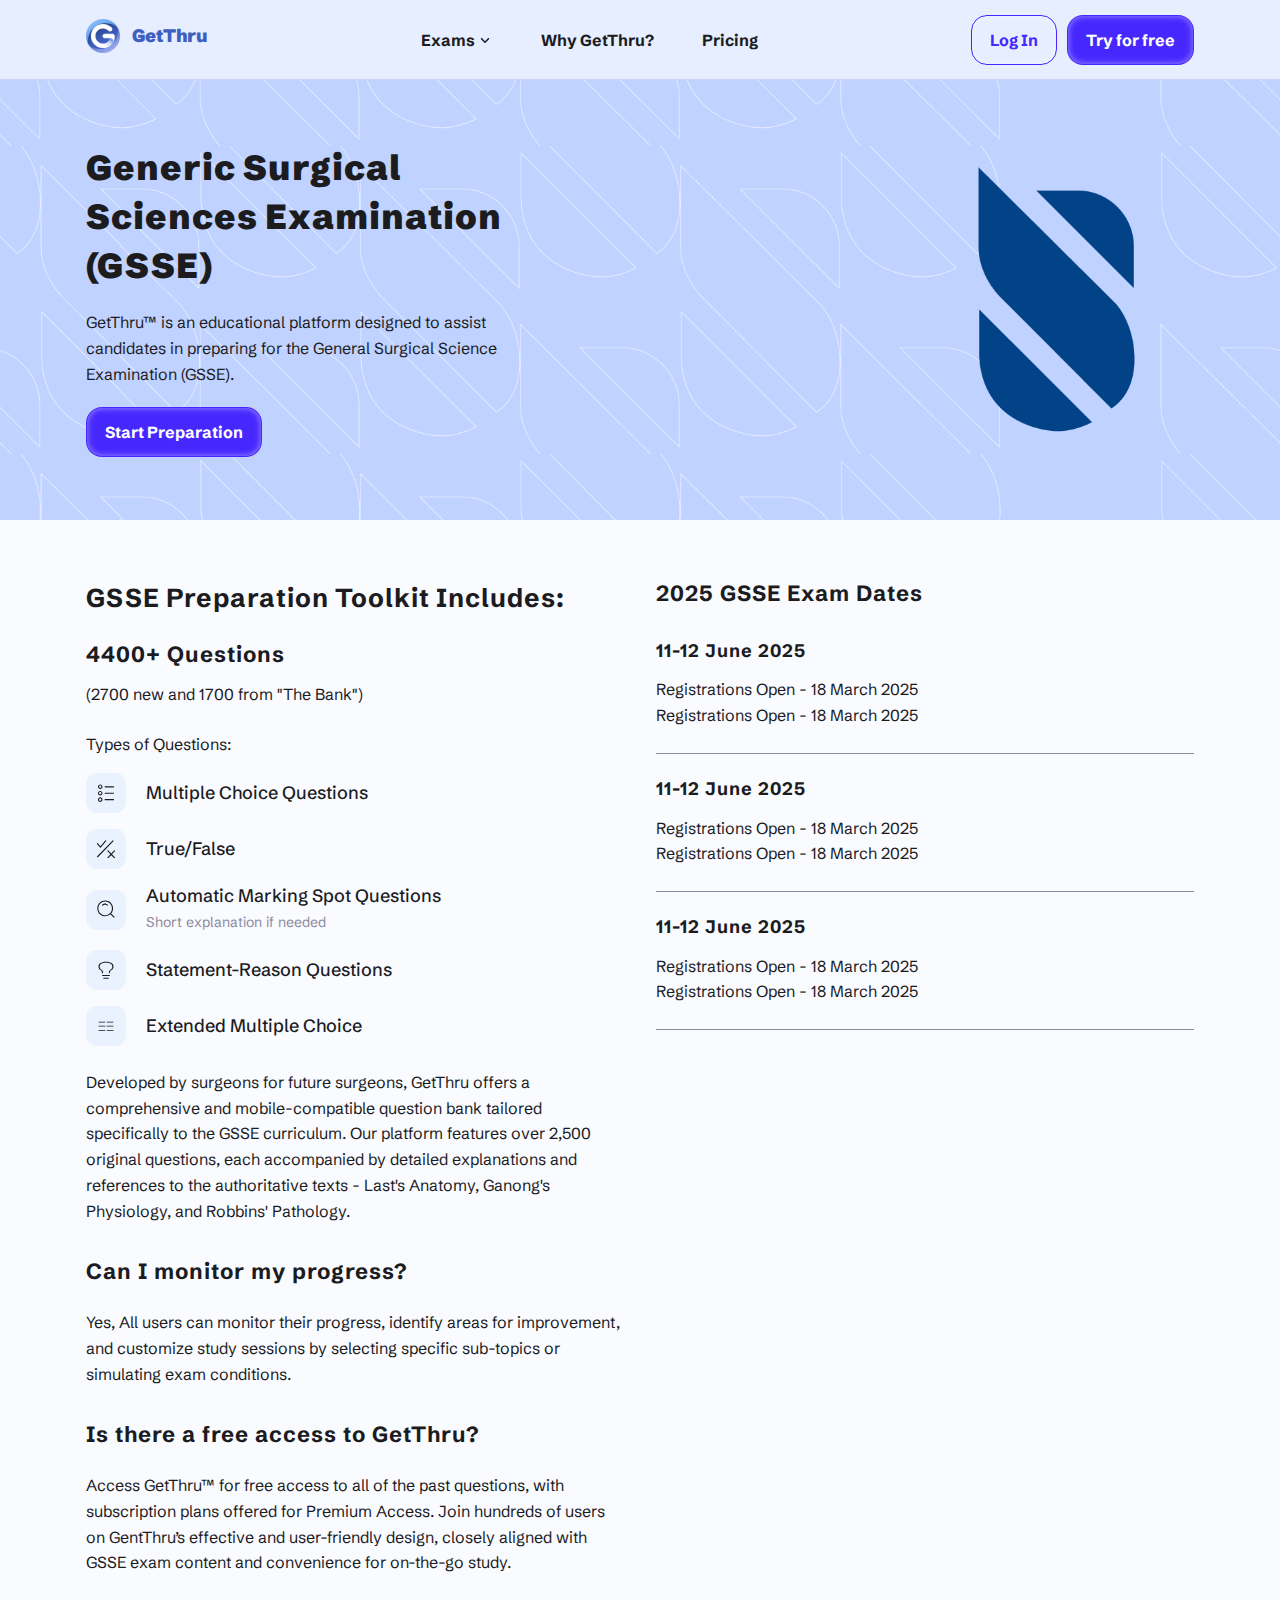
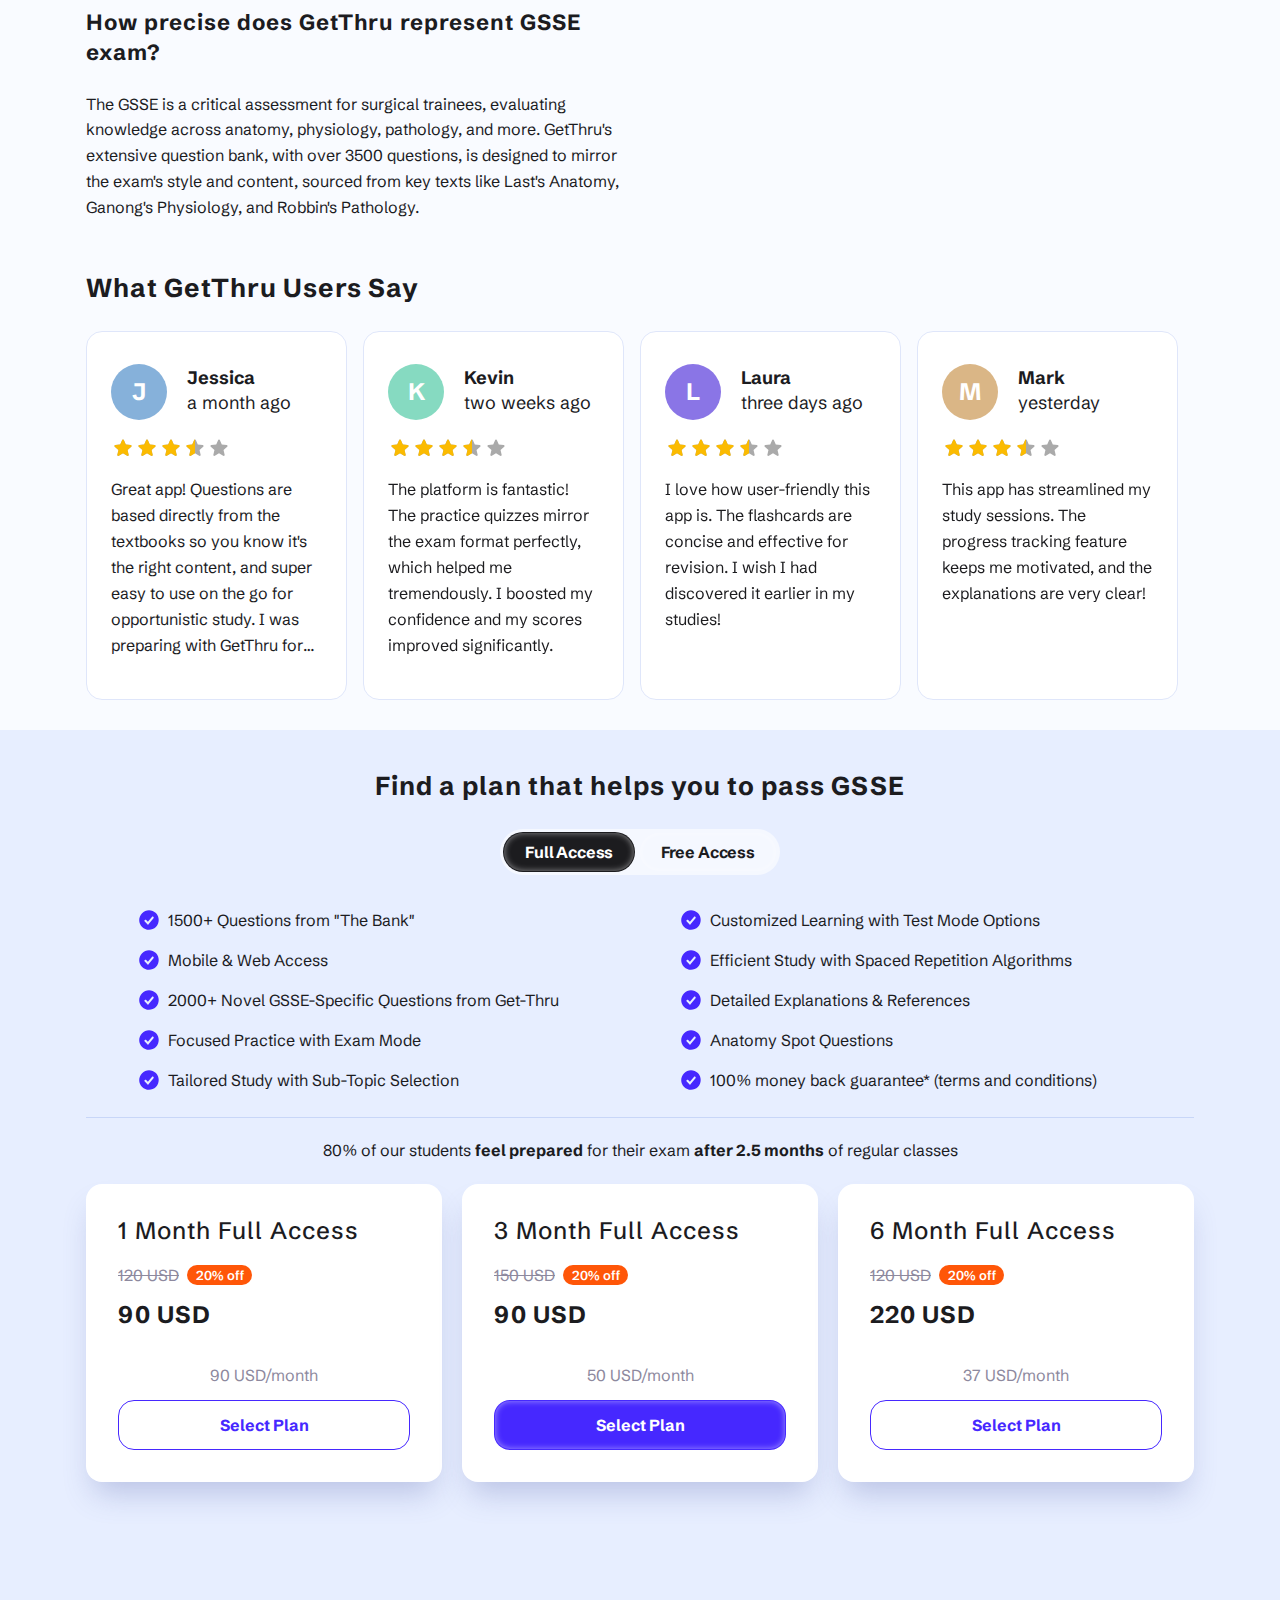
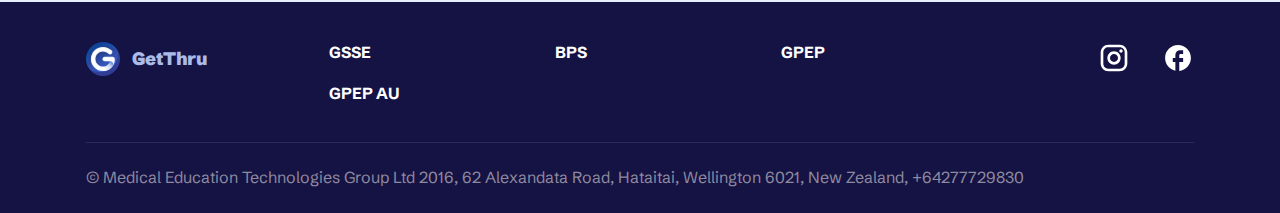
<file: gsse.html>
<!DOCTYPE html>
<html lang="en">
<head>
  <meta charset="UTF-8">
  <meta name="viewport" content="width=device-width, initial-scale=1.0">
  <meta name="description" content="GetThru is here to boost you through the GSSE. Find a growing bank of high quality, exam specific questions, with a slick and portable UI, designed to get you through. Start now, for free access.">
  <title>GetThru</title>
  <link rel="stylesheet" href="css/bootstrap.min.css">
  <link rel="stylesheet" href="css/swiper-bundle.min.css">
  <link rel="stylesheet" href="css/style.css">
</head>
<body>

<header class="site-header get-header">
  <div class="get-header-inner">
    <div class="container">
      <div class="get-header-row">
        <div class="get-header-l">
          <a href="index.html">
            <div class="get-header-logo ratio ratio-1x1 contain">
              <img src="./gfx/getThru-logo.png" alt="get-thru-logo">
            </div>
            <div class="get-header-logo-text">
              GetThru
            </div>
          </a>
        </div>
        <nav class="get-header-c" id="mobileNavigation">
          <ul>
            <li>
              <a href="#exams">
                <span>Exams</span>
                <i class="get-icon-arrow-down"><svg role="img"><title>Ai Logo icon</title><use xlink:href="#get-icon-arrow-down"></use></svg></i>
              </a>
              <ul class="sub-menu-list">
                <li>
                    <a href="gsse.html">
                        <div class="sub-list-heading">GSSE</div>
                        <span class="sub-list-content">Generic Surgical Sciences Examination</span>
                    </a>
                </li>
                <li>
                    <a href="bps.html">
                        <div class="sub-list-heading">BPS</div>
                        <span class="sub-list-content">Generic Surgical Sciences Examination</span>
                    </a>
                </li>
                <li>
                    <a href="gpep-nz.html">
                        <div class="sub-list-heading">GPEP NZ <span class="badge text-bg-secondary">Soon</span></div>
                        <span class="sub-list-content">Generic Surgical Sciences Examination</span>
                    </a>
                </li>
                <li>
                    <a href="gpep-au.html">
                        <div class="sub-list-heading">GPEP AU <span class="badge text-bg-secondary">Soon</span></div>
                        <span class="sub-list-content">Generic Surgical Sciences Examination</span>
                    </a>
                </li>
            </ul>
            </li>
            <li>
              <a href="#whyGetThru">
                <span>Why GetThru?</span>
              </a>
            </li>
            <li>
              <a href="#pricing">
                <span>Pricing</span>
              </a>
            </li>
            <li>
              <a href="#" class="btn btn-primery-outline"><span class="btn-text">Log In</span></a>
            </li>
          </ul>
        </nav>
        <div class="get-header-r">
          <a href="#" class="btn btn-primery-outline"><span class="btn-text">Log In</span></a>
          <a href="#" class="btn btn-primary"><span class="btn-text">Try for free</span></a>
          <button type="button" class="btn nav-btn" aria-label="Toggle navigation" aria-controls="mobileNavigation">
            <i class="get-icon-menu"><svg role="img"><title>Ai Logo icon</title><use xlink:href="#get-icon-menu"></use></svg></i>
            <i class="get-icon-menu-close"><svg role="img"><title>Ai Logo icon</title><use xlink:href="#get-icon-menu-close"></use></svg></i>
        </button>
        </div>
      </div>
    </div>
  </div>

</header>
<span class="get-backdrop fade"></span>
<main class="layout">
 <!-- start  [ gsse-hero ] -->
  <div class="get-section gsse-hero">
    <div class="get-section-inner">
      <div class="get-section-wrapper">
       
      
            <div class="container">
                <div class="gsse-content">
                    <div class="row gsse-row">
                        <div class="col-12 col-md-6 gsse-col-l">
                            <div class="text-a-block">
                                <h1 class="h1">Generic Surgical Sciences Examination (GSSE)</h1>
                                <div class="text-a-desc">
                                    <p>GetThru™ is an educational platform designed to assist candidates in preparing for the General Surgical Science Examination (GSSE).</p>
                                </div>
                                <div class="btn-wrapper">
                                    <a href="#" class="btn btn-primary"><span class="btn-text">Start Preparation</span></a>
                                </div>
                            </div>
                        </div>
                        <div class="col-12 col-md-6 gsse-col-r">
                            
                            <div class="gsse-hero-thumb ratio ratio-1x1">
                                <picture>
                                    <source srcset="./gfx/gsse-hero-thumb.png" media="(min-width:768px)">
                                    <source srcset="./gfx/gsse-hero-thumb-mobile.png" media="(min-width:480px)">
                                    <img src="./gfx/gsse-hero-thumb-mobile.png" alt="Logo featuring a stylized blue letter 'S' with diagonal white stripes, representing modernity and professionalism." style="width:auto;" loading="lazy">
                                </picture>
                            </div>
                        </div>
                    </div>
                </div>
            </div>
      </div>
    </div>
  </div>
 <!-- end  [ gsse-hero ] -->
 <!-- start  [ gsse-preparation ] -->
  <div class="get-section preparation">
    <div class="get-section-inner">
        <div class="container">
           <div class="row preparation-row">
            <div class="col-12 col-md-6 preparation-col-l">
                <div class="question-box-wrapper">
                    <div class="text-a-block">
                        <h2 class="h2">GSSE Preparation Toolkit Includes:</h2>
                        <h3 class="h3">4400+ Questions</h3>
                        <div class="text-a-desc">
                            <span class="question-box-sub-header">(2700 new and 1700 from "The Bank")</span>
    
                            <p>Types of Questions:</p>
                            <ul class="question-list">
                                <li>
                                    <span class="question-box-icon"><i class="get-icon-multi-choice"><svg role="img"><title>Ai Logo icon</title><use xlink:href="#get-icon-multi-choice"></use></svg></i></span>
                                    <div class="question-list-content">
                                        <span class="heading">Multiple Choice Questions</span>
                                    </div>
                                </li>
                                <li>
                                    <span class="question-box-icon"><i class="get-icon-true-false"><svg role="img"><title>Ai Logo icon</title><use xlink:href="#get-icon-true-false"></use></svg></i> </span>
                                    <div class="question-list-content">
                                        <span class="heading">True/False</span>
                                    </div>
                                </li>
                                <li>
                                    <span class="question-box-icon"><i class="get-icon-search"><svg role="img"><title>Ai Logo icon</title><use xlink:href="#get-icon-search"></use></svg></i> </span>
                                    <div class="question-list-content">
                                        <span class="heading">Automatic Marking Spot Questions</span>
                                        <span class="sub-heading">Short explanation if needed</span>
                                    </div>
                                </li>
                                <li>
                                    <span class="question-box-icon"><i class="get-icon-question"><svg role="img"><title>Ai Logo icon</title><use xlink:href="#get-icon-question"></use></svg></i> </span>
                                    <div class="question-list-content">
                                        <span class="heading">Statement-Reason Questions</span>
                                    </div>
                                </li>
                                <li>
                                    <span class="question-box-icon"><i class="get-icon-extend-choice"><svg role="img"><title>Ai Logo icon</title><use xlink:href="#get-icon-extend-choice"></use></svg></i> </span>
                                    <div class="question-list-content">
                                        <span class="heading">Extended Multiple Choice</span>
                                    </div>
                                </li>
                            </ul>
                          <div class="text-a-desc question-space">
                            <p>Developed by surgeons for future surgeons, GetThru offers a comprehensive and mobile-compatible question bank tailored specifically to the GSSE curriculum. Our platform features over 2,500 original questions, each accompanied by detailed explanations and references to the authoritative texts - Last's Anatomy, Ganong's Physiology, and Robbins' Pathology.</p>
    
                            <h4 class="h3">Can I monitor my progress?</h4>
                            <p>Yes, All users can monitor their progress, identify areas for improvement, and customize study sessions by selecting specific sub-topics or simulating exam conditions.</p>
    
                            <h4 class="h3">Is there a free access to GetThru?</h4>
                            <p>Access GetThru™ for free access to all of the past questions, with subscription plans offered for Premium Access. Join hundreds of users on GentThru’s effective and user-friendly design, closely aligned with GSSE exam content and convenience for on-the-go study.</p>
                            <h4 class="h3">How precise does GetThru represent GSSE exam?</h4>
                            <p>The GSSE is a critical assessment for surgical trainees, evaluating knowledge across anatomy, physiology, pathology, and more. GetThru's extensive question bank, with over 3500 questions, is designed to mirror the exam's style and content, sourced from key texts like Last's Anatomy, Ganong's Physiology, and Robbin's Pathology.</p>
                          </div>
                        </div>
                    </div>
                  </div>
            </div>
            <div class="col-12 col-md-6 col-xxl-3 offset-xxl-3 preparation-col-r">
                <div class="date-list-wrapper">
                    <div class="text-a-block">
                        <h3 class="h3">2025 GSSE Exam Dates</h3>
                        <div class="text-a-desc">
                            <ul class="date-list">
                                <li>
                                    <h4 class="date-list-header h4">11-12 June 2025</h4>
                                    <span class="date-list-open-date">Registrations Open - 18 March 2025</span>
                                    <span class="date-list-close-date">Registrations Open - 18 March 2025</span>
                                </li>
                                <li>
                                    <h4 class="date-list-header h4">11-12 June 2025</h4>
                                    <span class="date-list-open-date">Registrations Open - 18 March 2025</span>
                                    <span class="date-list-close-date">Registrations Open - 18 March 2025</span>
                                </li>
                                <li>
                                    <h4 class="date-list-header h4">11-12 June 2025</h4>
                                    <span class="date-list-open-date">Registrations Open - 18 March 2025</span>
                                    <span class="date-list-close-date">Registrations Open - 18 March 2025</span>
                                </li>
                            </ul>
                        </div>
                    </div>
                </div>
            </div>
           </div>
        </div>
    </div>
  </div>
 <!-- end  [ gsse-preparation ] -->
 <!-- start [ gsse-user-say] -->
  <div class="get-section gsse-user-say user-say mobile">
    <div class="get-section-inner">
        <div class="container">
            <div class="user-say-wrapper">
                <div class="user-say-header">
                    <div class="text-a-block">
                        <h2 class="h2">What GetThru Users Say</h2>
                    </div>
                    <div class="user-say-btn-wrapper">
                        <button class="swiper-button-prev btn icon left swiper-button-disabled" disabled="" tabindex="-1" aria-label="Previous slide" aria-controls="swiper-wrapper-4759902e0e235b6a" aria-disabled="true">
                            <i class="get-icon-arrow-left"><svg role="img"><title>arrow icon</title><use xlink:href="#get-icon-arrow-left"></use></svg></i>
                        </button>
                        <button class="swiper-button-next btn icon right" tabindex="0" aria-label="Next slide" aria-controls="swiper-wrapper-4759902e0e235b6a" aria-disabled="false">
                            <i class="get-icon-arrow-right"><svg role="img"><title>arrow icon</title><use xlink:href="#get-icon-arrow-right"></use></svg></i>
                        </button>
                    </div>
                </div>
                <div class="swiper user-say-slider only-mobile">
                
                   
                    <div class="swiper-wrapper" id="swiper-wrapper-4759902e0e235b6a" aria-live="polite" style="cursor: grab;">
    
                      <div class="swiper-slide swiper-slide-active" role="group" aria-label="1 / 6" style="width: 354px; margin-right: 8px;">
                        <div class="get-user-review-wrapper">
                               <div class="review-box">
                                <div class="review-header">
                                    <div class="review-usre-logo bg-blue-light">
                                        <span>J</span>
                                    </div>
                                    <div class="review-user-detail">
                                        <span class="review-user-name">Jessica</span>
                                        <span class="review-time">a month ago</span>
                                    </div>
                                </div>
                                 <div class="star-rating">
                                        <div class="star-rating-fill" ></div>
                                </div>
                                <div class="text-a-desc">
                                    <p>Great app! Questions are based directly from the textbooks so you know it's the right content, and super easy to use on the go for opportunistic study. I was preparing with GetThru for 2,5 month. Would use again!</p>
                                </div>
    
                               </div>
                               </div>
                      </div>
                      <div class="swiper-slide swiper-slide-next" role="group" aria-label="2 / 6" style="width: 354px; margin-right: 8px;">
                        <div class="get-user-review-wrapper">
                               <div class="review-box">
                                <div class="review-header">
                                    <div class="review-usre-logo bg-green-light-v2">
                                        <span>K</span>
                                    </div>
                                    <div class="review-user-detail">
                                        <span class="review-user-name">Kevin</span>
                                        <span class="review-time">two weeks ago</span>
                                    </div>
                                </div>
                                 <div class="star-rating">
                                        <div class="star-rating-fill" ></div>
                                    </div>
                                <div class="text-a-desc">
                                    <p>The platform is fantastic! The practice quizzes mirror the exam format perfectly, which helped me tremendously. I boosted my confidence and my scores improved significantly.</p>
                                </div>
    
                               </div>
                               </div>
                      </div>
                      <div class="swiper-slide" role="group" aria-label="3 / 6" style="width: 354px; margin-right: 8px;">
                        <div class="get-user-review-wrapper">
                               <div class="review-box">
                                <div class="review-header">
                                    <div class="review-usre-logo bg-purple">
                                        <span>L</span>
                                    </div>
                                    <div class="review-user-detail">
                                        <span class="review-user-name">Laura</span>
                                        <span class="review-time">three days ago</span>
                                    </div>
                                </div>
                                 <div class="star-rating">
                                        <div class="star-rating-fill" ></div>
                                    </div>
                                <div class="text-a-desc">
                                    <p>I love how user-friendly this app is. The flashcards are concise and effective for revision. I wish I had discovered it earlier in my studies!</p>
                                </div>
    
                               </div>
                               </div>
                      </div>
                      <div class="swiper-slide" role="group" aria-label="4 / 6" style="width: 354px; margin-right: 8px;">
                        <div class="get-user-review-wrapper">
                               <div class="review-box">
                                <div class="review-header">
                                    <div class="review-usre-logo bg-brown">
                                        <span>M</span>
                                    </div>
                                    <div class="review-user-detail">
                                        <span class="review-user-name">Mark</span>
                                        <span class="review-time">yesterday</span>
                                    </div>
                                </div>
                                 <div class="star-rating">
                                        <div class="star-rating-fill" ></div>
                                    </div>
                                <div class="text-a-desc">
                                    <p>This app has streamlined my study sessions. The progress tracking feature keeps me motivated, and the explanations are very clear!</p>
                                </div>
    
                               </div>
                               </div>
                      </div>
                    </div>
                    <div class="swiper-pagination swiper-pagination-clickable swiper-pagination-bullets swiper-pagination-horizontal"><span class="swiper-pagination-bullet swiper-pagination-bullet-active" tabindex="0" role="button" aria-label="Go to slide 1" aria-current="true"></span><span class="swiper-pagination-bullet" tabindex="0" role="button" aria-label="Go to slide 2"></span><span class="swiper-pagination-bullet" tabindex="0" role="button" aria-label="Go to slide 3"></span></div>
                <span class="swiper-notification" aria-live="assertive" aria-atomic="true"></span></div>
               </div>
        </div>
    </div>
  </div>
 <!-- end  [ gsse-user-say] -->
 <!-- start  [ gsse-plan] -->
  <div class="get-section gsse-plan">
    <div class="get-section-inner">
        <div class="container">
            <div class="gsse-plan-wrapper">
                <div class="home-pricing-header">
                    <div class="text-a-block">
                        <h2 class="h2">Find a plan that helps you to pass GSSE</h2>
                    </div>
                    <div class="tab-box">
                        <div id="nav nav-tabs" role="tablist">
                            <a role="button" tabindex="0" class="btn btn-black active show" id="gsse-tab" data-bs-toggle="tab" data-bs-target="#tab-gsse" type="button" aria-controls="tab-gsse" aria-selected="true"><span class="btn-text">Full Access</span> </a>
                            <a role="button" tabindex="-1" class="btn btn-black primery-outline" id="bsp-tab" data-bs-toggle="tab" data-bs-target="#tab-bsp" type="button" aria-controls="tab-bsp" aria-selected="false"><span class="btn-text">Free Access</span></a>
                        </div>
                    </div>
                </div>
                <div class="home-pricing-body tab-content" id="nav-tabContent">
                <div class="tab-pane fade active show" id="tab-gsse" role="tabpanel" aria-labelledby="gsse-tab">
               <div class="plan-benifits-wrapper">
                <div class="row plan-row">
                    <div class="col-12 col-md-6 gsse-plan-col-l">
                        <div class="text-a-desc">
                            <ul>
                                <li>1500+ Questions from "The Bank"</li>
                                <li>Mobile & Web Access</li>
                                <li>2000+ Novel GSSE-Specific Questions from Get-Thru</li>
                                <li>Focused Practice with Exam Mode</li>
                                <li>Tailored Study with Sub-Topic Selection</li>
                        </div>
                    </div>
                    <div class="col-12 col-md-6 gsse-plan-col-r">
                        <div class="text-a-desc">
                            <ul>
                                <li>Customized Learning with Test Mode Options</li>
                                <li>Efficient Study with Spaced Repetition Algorithms</li>
                                <li>Detailed Explanations & References</li>
                                <li>Anatomy Spot Questions</li>
                                <li>100% money back guarantee* (terms and conditions)</li>
                            </ul>
                        </div>
                    </div>
                </div>
               </div>
                <div class="plan-pricing-wrapper">
                    <div class="plan-pricing-header">
                        <div class="text-a-desc">
                            <p>80% of our students <strong>feel prepared</strong> for their exam <strong>after 2.5 months</strong> of regular classes</p>
                        </div>
                    </div>
                    <div class="plan-pricing-body">
                        <div class="row">
                            <div class="col-12 col-md-4">
                                <div class="price-box-wrapper-v2">
                                    <div class="price-box-v2-header">
                                        <h2 class="h3">1 Month Full Access</h2>
                                        <div class="price-tag">
                                            <span class="old-price">120 USD</span>
                                            <span class="badge text-bg-orenge rounded-pill">20% off</span>
                                        </div>
                                        <h3 class="h2">90 USD</h3>
                                    </div>
                                    <div class="price-box-v2-footer">
                                        <span class="per-month-rate">90 USD/month</span>
                                        <a href="#" class="btn btn-primery-outline"><span class="btn-text">Select Plan</span></a>
                                    </div>
                                    </div>
                            </div>
                            <div class="col-12 col-md-4">
                                <div class="price-box-wrapper-v2">
                                    <div class="price-box-v2-header">
                                        <h2 class="h3">3 Month Full Access</h2>
                                        <div class="price-tag">
                                            <span class="old-price">150 USD</span>
                                            <span class="badge text-bg-orenge rounded-pill">20% off</span>
                                        </div>
                                        <h3 class="h2">90 USD</h3>
                                    </div>
                                    <div class="price-box-v2-footer">
                                        <span class="per-month-rate">50 USD/month</span>
                                        <a href="#" class="btn btn-primary"><span class="btn-text">Select Plan</span></a>
                                    </div>
                                    </div>
                            </div>
                            <div class="col-12 col-md-4">
                                <div class="price-box-wrapper-v2">
                                    <div class="price-box-v2-header">
                                        <h2 class="h3">6 Month Full Access</h2>
                                        <div class="price-tag">
                                            <span class="old-price">120 USD</span>
                                            <span class="badge text-bg-orenge rounded-pill">20% off</span>
                                        </div>
                                        <h3 class="h2">220 USD</h3>
                                    </div>
                                    <div class="price-box-v2-footer">
                                        <span class="per-month-rate">37 USD/month</span>
                                        <a href="#" class="btn btn-primery-outline"><span class="btn-text">Select Plan</span></a>
                                    </div>
                                    </div>
                            </div>
                        </div>
                    </div>
                </div>
               </div>
               <div class="tab-pane fade even" id="tab-bsp" role="tabpanel" aria-labelledby="bsp-tab">
                <div class="plan-benifits-wrapper">
                    <div class="row plan-row">
                        <div class="col-12 col-md-6 gsse-plan-col-l">
                            <div class="text-a-desc">
                                <ul class="close custom">
                                   <li>1500+ Questions from "The Bank"</li>
                                   <li>Customized Learning with Test Mode Options</li>
                                   <li>Mobile & Web Access</li>
                                   <li>Efficient Study with Spaced Repetition Algorithms</li>
                                   <li>2000+ Novel GSSE-Specific Questions from Get-Thru</li>
                                </ul>
                            </div>
                        </div>
                        <div class="col-12 col-md-6 gsse-plan-col-r">
                            <div class="text-a-desc">
                                <ul class="close">
                                   <li>Detailed Explanations & References</li>
                                   <li>Focused Practice with Exam Mode</li>
                                   <li>Anatomy Spot Questions</li>
                                   <li>Tailored Study with Sub-Topic Selection</li>
                                   <li>100% money back guarantee* (terms and conditions)</li>
                                </ul>
                            </div>
                        </div>
                    </div>
                    <div class="plan-pricing-wrapper">
                        <div class="plan-pricing-header">
                            <div class="text-a-desc">
                                <p>Limited plan <strong>is NOT recommended</strong> for the real exam preparation</p>
                            </div>
                        </div>
                        <div class="plan-pricing-body">
                            <div class="row">
                                
                                <div class="col-12">
                                    <div class="price-box-wrapper-v2 free-plan">
                                        <div class="price-box-v2-header">
                                            <h2 class="h3">1 Month Full Access</h2>
                                           
                                        </div>
                                        <div class="price-box-v2-footer">
                                            <a href="#" class="btn btn-primery-outline"><span class="btn-text">Select Free Plan</span></a>
                                        </div>
                                        </div>
                                </div>
                            
                            </div>
                        </div>
                    </div>
                </div>
               
               </div>
            </div>
            </div>
        </div>
    </div>
  </div>
 <!-- end  [ gsse-plan] -->

    </main>
<footer class="get-footer site-footer">
	<div class="footer-inner">
		<div class="container">
			<div class="get-footer-row">
				<div class="get-header-l">
					<a href="#">
					<div class="get-header-logo ratio ratio-1x1 contain">
						<img src="./gfx/getThru-logo.png" alt="get-thru-logo">
					</div>
					<div class="get-header-logo-text">GetThru</div>
					</a>
				</div>

				<div class="get-footer-c">
					<ul>
						<li><a href="gsse.html"><span>GSSE</span></a></li>
						<li><a href="bps.html"><span>BPS</span></a></li>
						<li><a href="gpep-nz.html"><span>GPEP</span></a></li>
						<li><a href="gpep-au.html"><span>GPEP AU</span></a></li>
					</ul>
				</div>
				<div class="get-footer-r">
					<a href="#"><i class="get-icon-instagram"><svg role="img"><title>Ai Logo icon</title><use xlink:href="#get-icon-instagram"></use></svg></i></a>
					<a href="#"><i class="get-icon-facebook"><svg role="img"><title>Ai Logo icon</title><use xlink:href="#get-icon-facebook"></use></svg></i></a>
				</div>
			</div>
			<div class="get-copyright-footer">
				<span>© Medical Education Technologies Group Ltd 2016, 62 Alexandata Road, Hataitai, Wellington 6021, New Zealand, +64277729830</span>
			</div>
		</div>
	</div>
</footer>
<svg aria-hidden="true" version="1.1" xmlns="http://www.w3.org/2000/svg" xmlns:xlink="http://www.w3.org/1999/xlink" display="none">
	<defs>

	
		<symbol id="get-icon-check" viewBox="0 0 26 26">
			<path fill="currentColor" d="M22,9.3c-0.5-1.2-1.2-2.3-2.1-3.2s-2-1.6-3.2-2.1c-1.2-0.5-2.5-0.7-3.7-0.7c-2.6,0-5.1,1-6.9,2.9
                S3.2,10.4,3.2,13s1,5.1,2.9,6.9s4.3,2.9,6.9,2.9c1.3,0,2.5-0.3,3.7-0.7c1.2-0.5,2.3-1.2,3.2-2.1s1.6-2,2.1-3.2
                c0.5-1.2,0.7-2.5,0.7-3.7S22.5,10.5,22,9.3z M17.5,11.2l-4.8,5.7L12,17.9L11.2,17l-2.5-2.5c-0.4-0.4-0.4-1,0-1.4l0.1-0.1
                c0.4-0.4,1-0.4,1.4,0l1.7,1.7l4-4.8c0.4-0.4,1-0.5,1.4-0.1l0.1,0.1C17.8,10.2,17.9,10.8,17.5,11.2z"/>
		</symbol>

		<symbol id="get-icon-arrow-right" viewBox="0 0 25 25">
			<path fill="currentColor" d="M19.5,12.5l0.4,0.4l-7,7l-0.7-0.7l6.1-6.1H5.5v-1h12.8l-6.1-6.1l0.7-0.7l7,7L19.5,12.5z"/>
		</symbol>
		<symbol id="get-icon-arrow-left" viewBox="0 0 25 25">
			<path fill="currentColor" d="M19.5,13H6.7l6.1,6.1l-0.7,0.7l-7-7l0.4-0.4l-0.4-0.4l7-7l0.7,0.7L6.7,12h12.8V13z"/>
		</symbol>

		<symbol id="get-icon-arrow-down" viewBox="0 0 16 16">
			<path fill="currentColor" d="M12,7.3l-4,4l-4-4C3.7,7,3.7,6.5,4,6.2s0.8-0.3,1.1,0L8,9.2l2.9-2.9c0.3-0.3,0.8-0.3,1.1,0S12.3,7,12,7.3z"/>
		</symbol>

		<symbol id="get-icon-notify" viewBox="0 0 20 20">
			<path fill="currentColor" d="M12.5,19.2c0,0.3-0.2,0.5-0.5,0.5H8c-0.3,0-0.5-0.2-0.5-0.5s0.2-0.5,0.5-0.5h4C12.3,18.8,12.5,19,12.5,19.2z
			M18.7,15.2c0,0.3-0.1,0.5-0.2,0.8c-0.1,0.2-0.3,0.4-0.6,0.6c-0.2,0.1-0.5,0.2-0.8,0.2H2.8c-0.3,0-0.5-0.1-0.8-0.2
		   c-0.2-0.1-0.4-0.3-0.6-0.6c-0.1-0.2-0.2-0.5-0.2-0.8c0-0.3,0.1-0.5,0.2-0.8l1.1-1.7C2.9,12.3,3,11.9,3,11.4V7.2c0-1.9,0.7-3.6,2-4.9
		   s3.1-2,4.9-2s3.6,0.7,4.9,2s2,3.1,2,4.9v4.2c0,0.5,0.1,0.9,0.4,1.3v0l1.1,1.7C18.6,14.7,18.7,14.9,18.7,15.2z M17.7,15.2
		   c0-0.1,0-0.2-0.1-0.3l-1.1-1.7C16.2,12.7,16,12,16,11.4V7.2c0-1.6-0.6-3.1-1.8-4.2c-1.1-1.1-2.6-1.8-4.2-1.8C8.4,1.2,6.9,1.9,5.8,3
		   C4.6,4.1,4,5.6,4,7.2v4.2c0,0.7-0.2,1.3-0.5,1.9L2.4,15c0,0.1-0.1,0.2-0.1,0.3c0,0.1,0,0.2,0.1,0.3c0,0.1,0.1,0.1,0.2,0.2
		   c0.1,0,0.2,0.1,0.3,0.1h14.3c0.1,0,0.2,0,0.3-0.1c0.1,0,0.1-0.1,0.2-0.2C17.7,15.4,17.7,15.3,17.7,15.2z"/>
		</symbol>
		<symbol id="get-icon-star" viewBox="0 0 24 24">
			<path fill="currentColor" d="M20.5,10.3c0,0.2-0.1,0.4-0.3,0.5L16.6,14l1.1,4.7c0,0.2,0,0.4-0.1,0.6c-0.1,0.2-0.2,0.3-0.3,0.4
			c-0.2,0.1-0.3,0.2-0.5,0.2c-0.2,0-0.4,0-0.6-0.1L12,17.3l-4.1,2.5c-0.2,0.1-0.4,0.2-0.6,0.1c-0.2,0-0.4-0.1-0.5-0.2
			c-0.1-0.1-0.3-0.3-0.3-0.4s-0.1-0.4,0-0.6L7.5,14l-3.7-3.2c-0.2-0.1-0.3-0.3-0.3-0.5c0-0.2,0-0.4,0-0.6c0.1-0.2,0.2-0.3,0.3-0.5
			c0.1-0.1,0.3-0.2,0.5-0.2l4.8-0.4l1.9-4.5c0.1-0.2,0.2-0.3,0.4-0.4c0.2-0.1,0.4-0.2,0.5-0.2c0.2,0,0.4,0,0.5,0.2
			c0.2,0.1,0.3,0.2,0.4,0.4l1.9,4.5l4.9,0.4c0.2,0,0.4,0.1,0.5,0.2c0.1,0.1,0.2,0.3,0.3,0.5C20.6,9.9,20.6,10.1,20.5,10.3z"/>
		</symbol>
		<symbol id="get-icon-instagram" viewBox="0 0 32 32">
			<path fill="currentColor" d="M10.4003 2.66699H21.6003C25.867 2.66699 29.3337 6.13366 29.3337 10.4003V21.6003C29.3337 23.6513 28.5189 25.6183 27.0686 27.0686C25.6183 28.5189 23.6513 29.3337 21.6003 29.3337H10.4003C6.13366 29.3337 2.66699 25.867 2.66699 21.6003V10.4003C2.66699 8.34932 3.48175 6.38231 4.93203 4.93203C6.38231 3.48175 8.34932 2.66699 10.4003 2.66699ZM10.1337 5.33366C8.86062 5.33366 7.63972 5.83937 6.73955 6.73955C5.83937 7.63972 5.33366 8.86062 5.33366 10.1337V21.867C5.33366 24.5203 7.48033 26.667 10.1337 26.667H21.867C23.14 26.667 24.3609 26.1613 25.2611 25.2611C26.1613 24.3609 26.667 23.14 26.667 21.867V10.1337C26.667 7.48033 24.5203 5.33366 21.867 5.33366H10.1337ZM23.0003 7.33366C23.4424 7.33366 23.8663 7.50925 24.1788 7.82181C24.4914 8.13438 24.667 8.5583 24.667 9.00033C24.667 9.44235 24.4914 9.86628 24.1788 10.1788C23.8663 10.4914 23.4424 10.667 23.0003 10.667C22.5583 10.667 22.1344 10.4914 21.8218 10.1788C21.5093 9.86628 21.3337 9.44235 21.3337 9.00033C21.3337 8.5583 21.5093 8.13438 21.8218 7.82181C22.1344 7.50925 22.5583 7.33366 23.0003 7.33366ZM16.0003 9.33366C17.7684 9.33366 19.4641 10.036 20.7144 11.2863C21.9646 12.5365 22.667 14.2322 22.667 16.0003C22.667 17.7684 21.9646 19.4641 20.7144 20.7144C19.4641 21.9646 17.7684 22.667 16.0003 22.667C14.2322 22.667 12.5365 21.9646 11.2863 20.7144C10.036 19.4641 9.33366 17.7684 9.33366 16.0003C9.33366 14.2322 10.036 12.5365 11.2863 11.2863C12.5365 10.036 14.2322 9.33366 16.0003 9.33366ZM16.0003 12.0003C14.9395 12.0003 13.922 12.4218 13.1719 13.1719C12.4218 13.922 12.0003 14.9395 12.0003 16.0003C12.0003 17.0612 12.4218 18.0786 13.1719 18.8288C13.922 19.5789 14.9395 20.0003 16.0003 20.0003C17.0612 20.0003 18.0786 19.5789 18.8288 18.8288C19.5789 18.0786 20.0003 17.0612 20.0003 16.0003C20.0003 14.9395 19.5789 13.922 18.8288 13.1719C18.0786 12.4218 17.0612 12.0003 16.0003 12.0003Z"/>
		</symbol>
		<symbol id="get-icon-facebook" viewBox="0 0 33 33">
			<path fill="currentColor" d="M29.8,16.5c0,6.9-5.3,12.6-12,13.3v-9.3h4v-4h-4v-2.7c0-0.7,0.6-1.3,1.3-1.3h2.7v-4h-3.3
			c-2.6,0-4.7,2.1-4.7,4.7v3.3h-2.7v4h2.7v9.1C7.8,28.3,3.2,23,3.2,16.5c0-7.4,6-13.3,13.3-13.3S29.8,9.1,29.8,16.5z"/>
		</symbol>
		<symbol id="get-icon-menu" viewBox="0 0 48 48">
			<path fill="currentColor" d="M7,14c0-0.6,0.4-1,1-1h32c0.6,0,1,0.4,1,1s-0.4,1-1,1H8C7.4,15,7,14.6,7,14z M40,23H8c-0.6,0-1,0.4-1,1
			s0.4,1,1,1h32c0.6,0,1-0.4,1-1S40.6,23,40,23z M40,33H8c-0.6,0-1,0.4-1,1s0.4,1,1,1h32c0.6,0,1-0.4,1-1S40.6,33,40,33z"/>
		</symbol>
		<symbol id="get-icon-menu-close" viewBox="0 0 49 49">
			<path fill="currentColor" d="M37.2,35.8c0.4,0.4,0.4,1,0,1.4c-0.2,0.2-0.5,0.3-0.7,0.3s-0.5-0.1-0.7-0.3L24.5,25.9L13.2,37.2
			c-0.4,0.4-1,0.4-1.4,0s-0.4-1,0-1.4l11.3-11.3L11.8,13.2c-0.4-0.4-0.4-1,0-1.4s1-0.4,1.4,0l11.3,11.3l11.3-11.3c0.4-0.4,1-0.4,1.4,0
			s0.4,1,0,1.4L25.9,24.5L37.2,35.8z"/>
		</symbol>
		<symbol id="get-icon-multi-choice" viewBox="0 0 25 25">
			<path fill="currentColor" d="M4.7,0.7C3,0.7,1.6,2.1,1.6,3.8S3,6.9,4.7,6.9s3.1-1.4,3.1-3.1S6.4,0.7,4.7,0.7z M4.7,5.4
			c-0.9,0-1.6-0.7-1.6-1.6s0.7-1.6,1.6-1.6s1.6,0.7,1.6,1.6S5.6,5.4,4.7,5.4z M10.6,3.8c0-0.4,0.3-0.8,0.8-0.8h11.4
			c0.4,0,0.8,0.3,0.8,0.8s-0.3,0.8-0.8,0.8H11.3C10.9,4.5,10.6,4.2,10.6,3.8z M4.7,9.4c-1.7,0-3.1,1.4-3.1,3.1c0,1.7,1.4,3.1,3.1,3.1
			s3.1-1.4,3.1-3.1C7.8,10.8,6.4,9.4,4.7,9.4z M4.7,14.1c-0.9,0-1.6-0.7-1.6-1.6c0-0.9,0.7-1.6,1.6-1.6s1.6,0.7,1.6,1.6
			C6.3,13.4,5.6,14.1,4.7,14.1z M23.4,12.5c0,0.4-0.3,0.8-0.8,0.8H11.3c-0.4,0-0.8-0.3-0.8-0.8s0.3-0.8,0.8-0.8h11.4
			C23.1,11.8,23.4,12.1,23.4,12.5z M4.7,18.1c-1.7,0-3.1,1.4-3.1,3.1s1.4,3.1,3.1,3.1s3.1-1.4,3.1-3.1S6.4,18.1,4.7,18.1z M4.7,22.8
			c-0.9,0-1.6-0.7-1.6-1.6s0.7-1.6,1.6-1.6s1.6,0.7,1.6,1.6S5.6,22.8,4.7,22.8z M23.4,21.2c0,0.4-0.3,0.8-0.8,0.8H11.3
			c-0.4,0-0.8-0.3-0.8-0.8s0.3-0.8,0.8-0.8h11.4C23.1,20.5,23.4,20.8,23.4,21.2z"/>
		</symbol>
		<symbol id="get-icon-true-false" viewBox="0 0 49 49">
			<path fill="currentColor" d="M48.1,45.9c0.6,0.6,0.6,1.6,0,2.2c-0.3,0.3-0.7,0.5-1.1,0.5c-0.4,0-0.8-0.2-1.1-0.5l-7.6-7.9L30.7,48
			c-0.6,0.6-1.5,0.6-2.1,0s-0.6-1.6,0-2.2l7.6-7.9l-7.6-7.9c-0.6-0.6-0.6-1.6,0-2.2c0.6-0.6,1.5-0.6,2.1,0l7.6,7.9l7.6-7.9
			c0.6-0.6,1.5-0.6,2.1,0c0.6,0.6,0.6,1.6,0,2.2L40.4,38L48.1,45.9z M8.7,19.8c0.3,0.3,0.7,0.5,1.1,0.5c0,0,0,0,0,0
			c0.4,0,0.9-0.2,1.1-0.6L24.7,3c0.5-0.7,0.5-1.6-0.2-2.2c-0.6-0.6-1.6-0.5-2.1,0.2L9.8,16.4l-6.7-8C2.6,7.8,1.7,7.7,1,8.3
			c-0.6,0.6-0.7,1.5-0.2,2.2L8.7,19.8z M44.1,1c-0.6-0.6-1.5-0.6-2.1,0l-41,42.3c-0.6,0.6-0.6,1.6,0,2.2c0.3,0.3,0.7,0.5,1.1,0.5
			s0.8-0.2,1.1-0.5l41-42.3C44.7,2.5,44.7,1.6,44.1,1z"/>
		</symbol>
		<symbol id="get-icon-search" viewBox="0 0 24 24">
			<path fill="currentColor" d="M23,21.9l-4.3-4.3c1.6-1.8,2.5-4.1,2.5-6.7c0-5.7-4.6-10.2-10.2-10.2C5.3,0.7,0.7,5.3,0.7,10.9
			c0,5.7,4.6,10.2,10.2,10.2c2.6,0,4.9-0.9,6.7-2.5l4.3,4.3c0.1,0.1,0.3,0.2,0.5,0.2s0.4-0.1,0.5-0.2C23.2,22.7,23.2,22.2,23,21.9z
			 M10.9,19.7c-4.8,0-8.8-3.9-8.8-8.8c0-4.8,3.9-8.8,8.8-8.8c4.8,0,8.8,3.9,8.8,8.8C19.7,15.8,15.8,19.7,10.9,19.7z M14.4,6.2
			c0.3,0.3,0.3,0.8,0,1.1c-0.1,0.1-0.3,0.2-0.5,0.2c-0.2,0-0.4-0.1-0.5-0.2c-0.4-0.4-0.8-0.6-1.2-0.8c-0.5-0.2-0.9-0.3-1.4-0.3
			c0,0,0,0,0,0c-0.5,0-1,0.1-1.5,0.3C8.7,6.7,8.3,6.9,8,7.3c-0.3,0.3-0.8,0.3-1.1,0C6.6,7,6.6,6.5,6.9,6.2C7.4,5.7,8,5.4,8.6,5.1
			c0.6-0.3,1.3-0.4,2-0.4c0,0,0,0,0,0c0.7,0,1.4,0.1,2,0.4C13.3,5.4,13.9,5.7,14.4,6.2z"/>
		</symbol>
		<symbol id="get-icon-question" viewBox="0 0 49 49">
			<path fill="currentColor" d="M32.2,45.8c0,0.7-0.7,1.2-1.6,1.2H18.4c-0.9,0-1.6-0.5-1.6-1.2c0-0.7,0.7-1.2,1.6-1.2h12.3
			C31.5,44.5,32.2,45.1,32.2,45.8z M40.2,6.1C36.7,3.4,31.3,2,24.5,2C17.7,2,12.3,3.4,8.8,6.1c-2.9,2.2-4.4,5.4-4.3,9
			c0.1,3.7,1.6,6.4,5.1,9.1c3,2.3,4.1,3.2,4.1,7.4c0,0.7,0.7,1.2,1.6,1.2c0,0,0,0,0,0c0.9,0,1.6-0.5,1.6-1.2c0-5.2-1.9-6.7-5.1-9.1
			C9,20.2,7.8,18.1,7.7,15c-0.1-3,1.1-5.5,3.4-7.3c2.8-2.2,7.4-3.3,13.3-3.3c5.9,0,10.5,1.1,13.4,3.3c2.3,1.8,3.5,4.2,3.4,7.3
			c-0.1,3.1-1.3,5.2-4.1,7.4c-3.1,2.4-5,3.9-5.1,9.1c0,0.7,0.7,1.2,1.6,1.2c0,0,0,0,0,0c0.9,0,1.6-0.5,1.6-1.2c0-4.2,1.1-5.1,4.1-7.4
			c3.5-2.7,5-5.4,5.1-9.1C44.6,11.4,43.1,8.3,40.2,6.1z M33.7,37.5H15.3c-0.9,0-1.6,0.5-1.6,1.2c0,0.7,0.7,1.2,1.6,1.2h18.4
			c0.9,0,1.6-0.5,1.6-1.2C35.3,38,34.6,37.5,33.7,37.5z"/>
		</symbol>
		<symbol id="get-icon-extend-choice" viewBox="0 0 49 49">
			<path fill="currentColor" d="M22.8,35.5c0,0.5-0.4,1-1,1H5.5c-0.5,0-1-0.4-1-1c0-0.5,0.4-1,1-1h16.3C22.3,34.5,22.8,35,22.8,35.5z
			M27.2,14.5h16.3c0.5,0,1-0.4,1-1s-0.4-1-1-1H27.2c-0.5,0-1,0.4-1,1S26.7,14.5,27.2,14.5z M43.5,23.5H27.2c-0.5,0-1,0.4-1,1
			s0.4,1,1,1h16.3c0.5,0,1-0.4,1-1S44.1,23.5,43.5,23.5z M21.8,23.5H5.5c-0.5,0-1,0.4-1,1s0.4,1,1,1h16.3c0.5,0,1-0.4,1-1
			S22.3,23.5,21.8,23.5z M43.5,34.5H27.2c-0.5,0-1,0.4-1,1c0,0.5,0.4,1,1,1h16.3c0.5,0,1-0.4,1-1C44.5,35,44.1,34.5,43.5,34.5z
			M21.8,12.5H5.5c-0.5,0-1,0.4-1,1s0.4,1,1,1h16.3c0.5,0,1-0.4,1-1S22.3,12.5,21.8,12.5z"/>
		</symbol>
		<symbol id="get-icon-arrow-accordian" viewBox="0 0 32 32">
			<path fill="currentColor" d="M28,16l0.7,0.7L19.4,26L18,24.6l7.6-7.6H4v-2h21.6L18,7.4L19.4,6l9.3,9.3L28,16z"/>
		</symbol>

		
		

	</defs>
</svg>


<script src="js/bootstrap.bundle.min.js"></script>
<script src="js/jquery-3.7.1.min.js"></script>
<script src="js/swiper-bundle.min.js"></script>
<script src="js/script.js"></script>
</body>
</html>
</file>
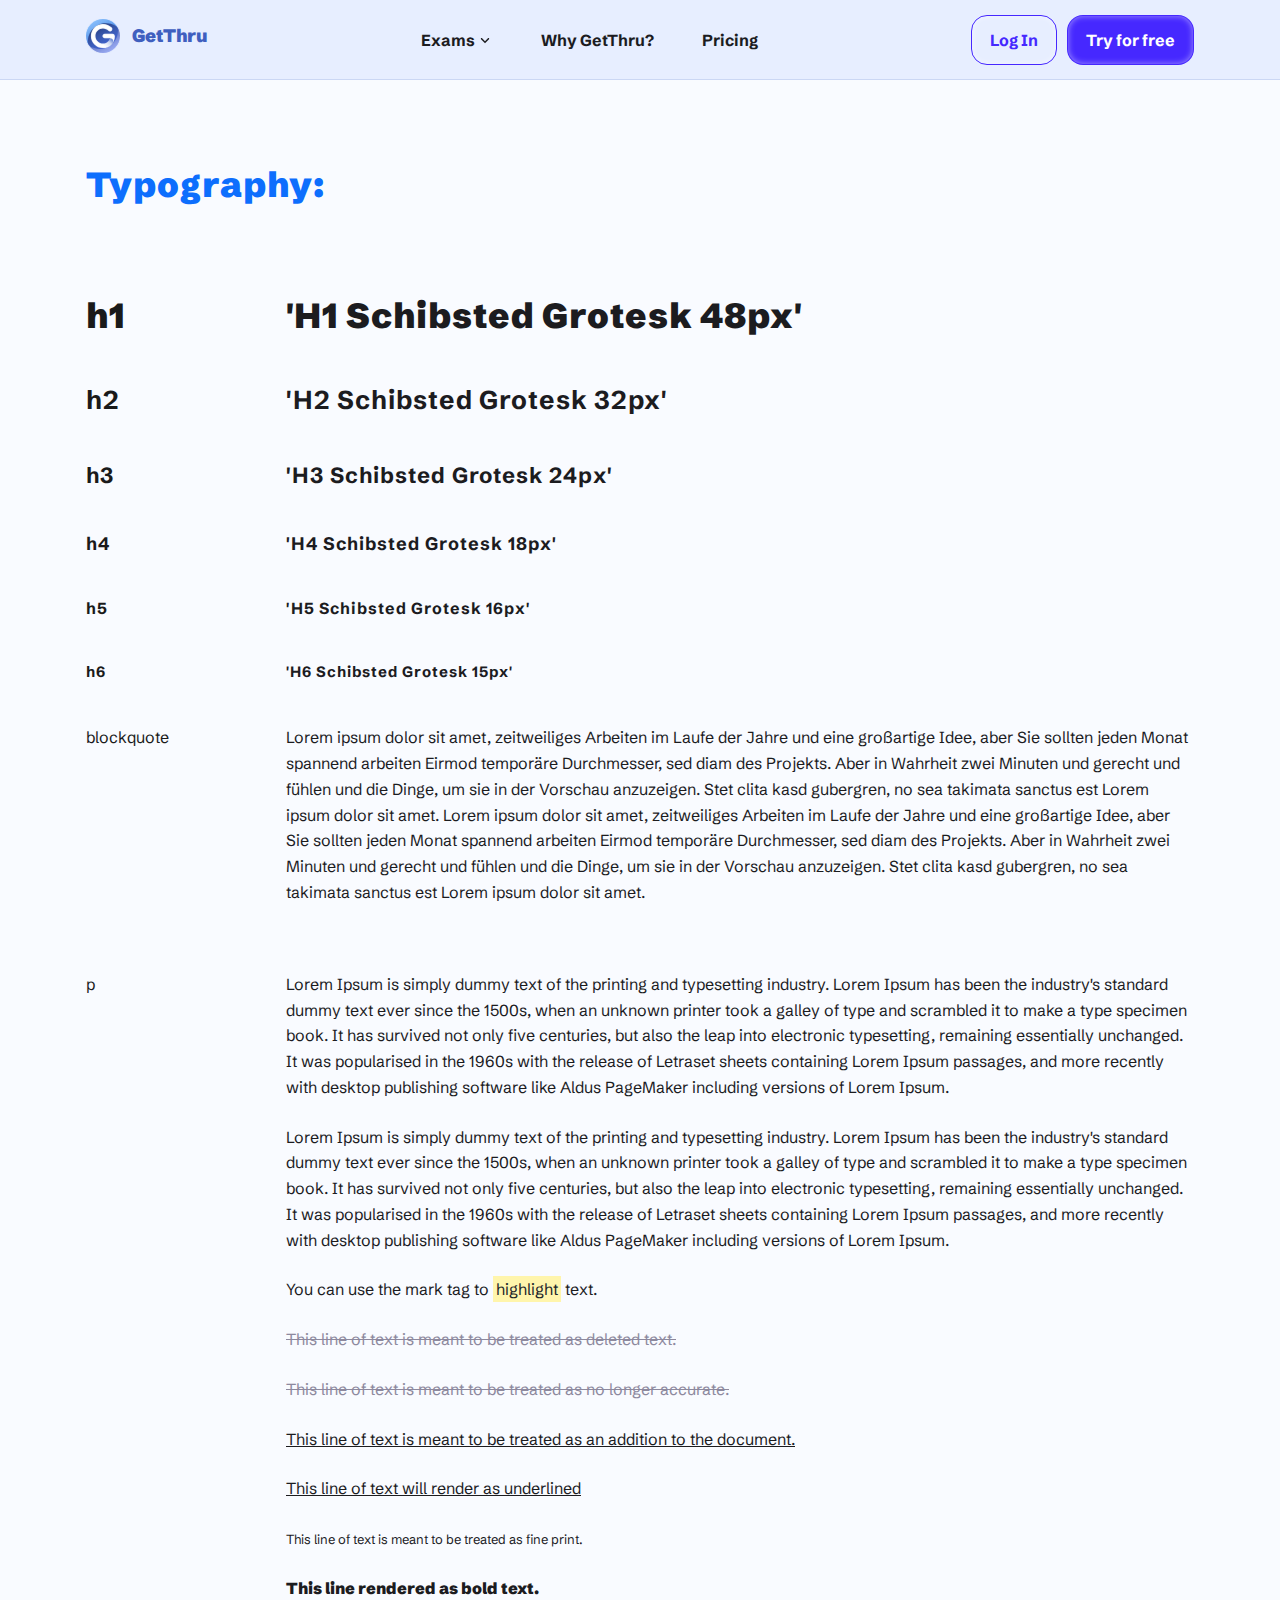
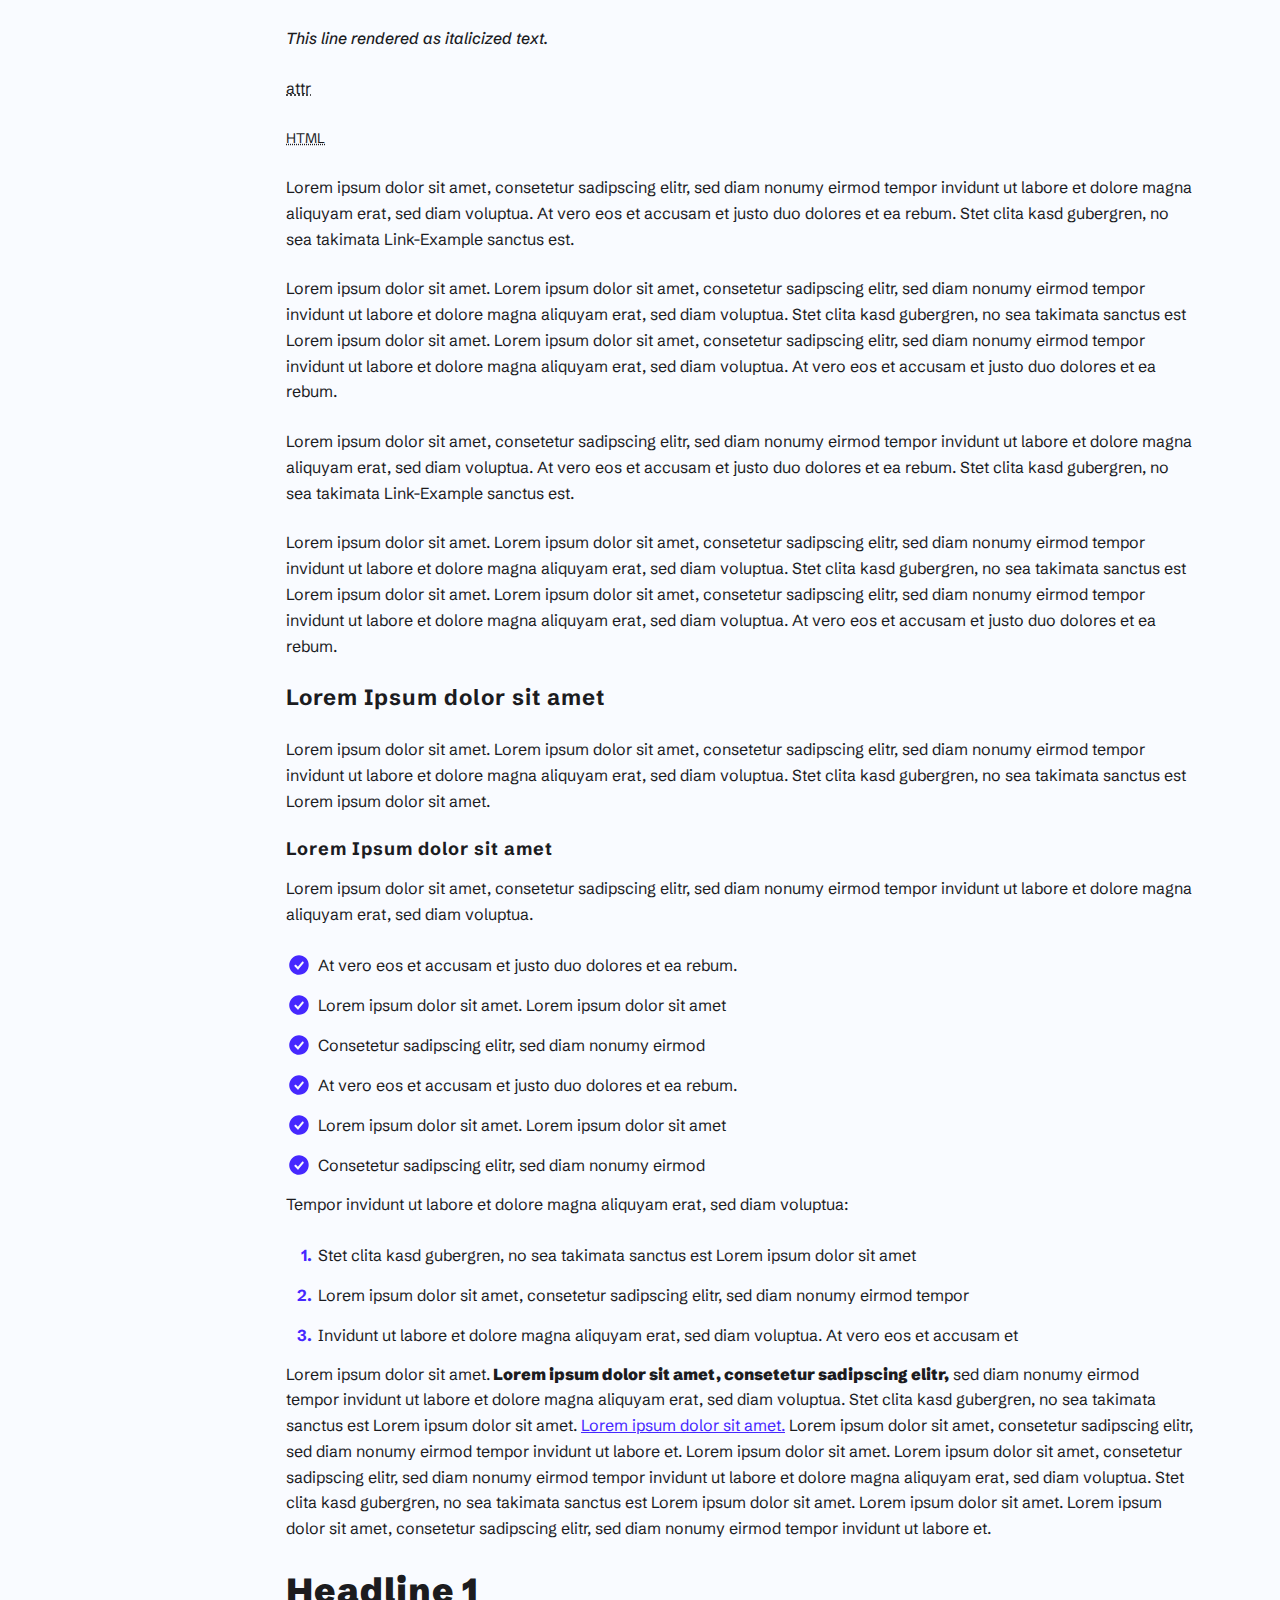
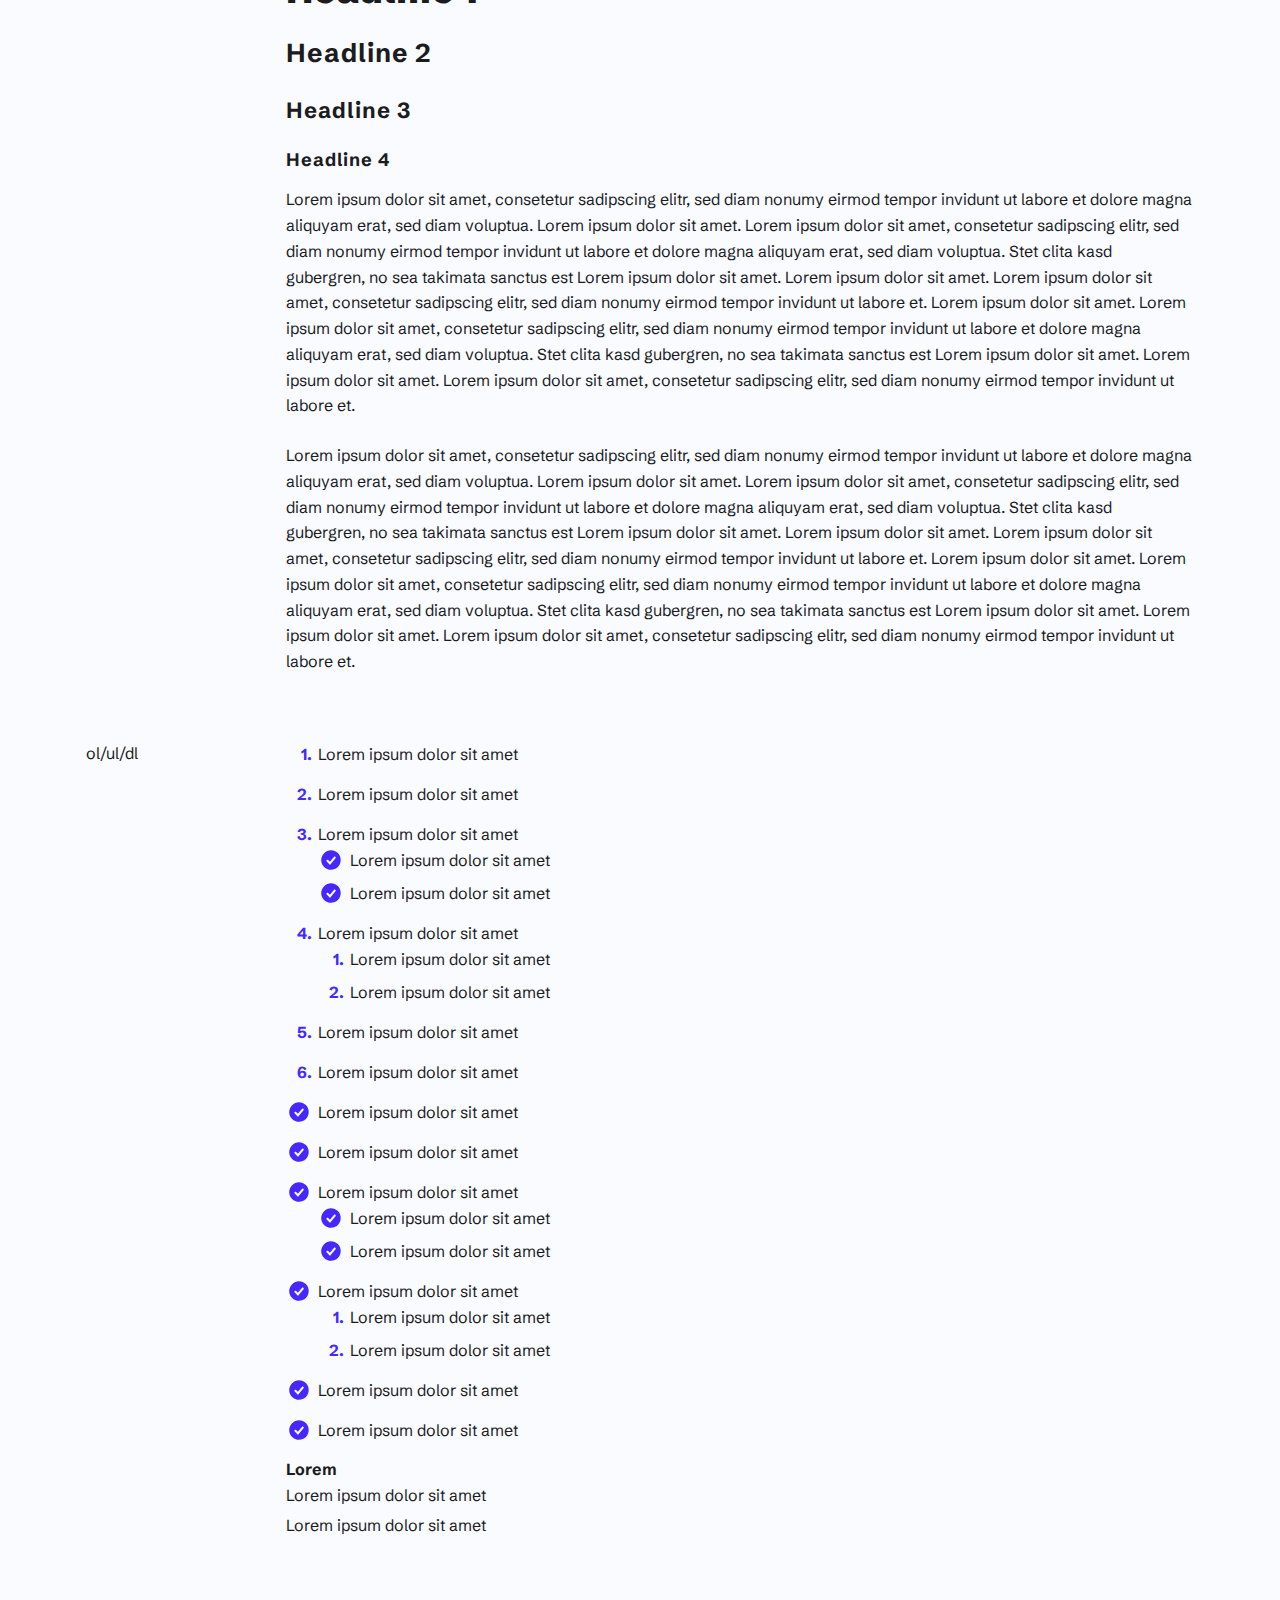
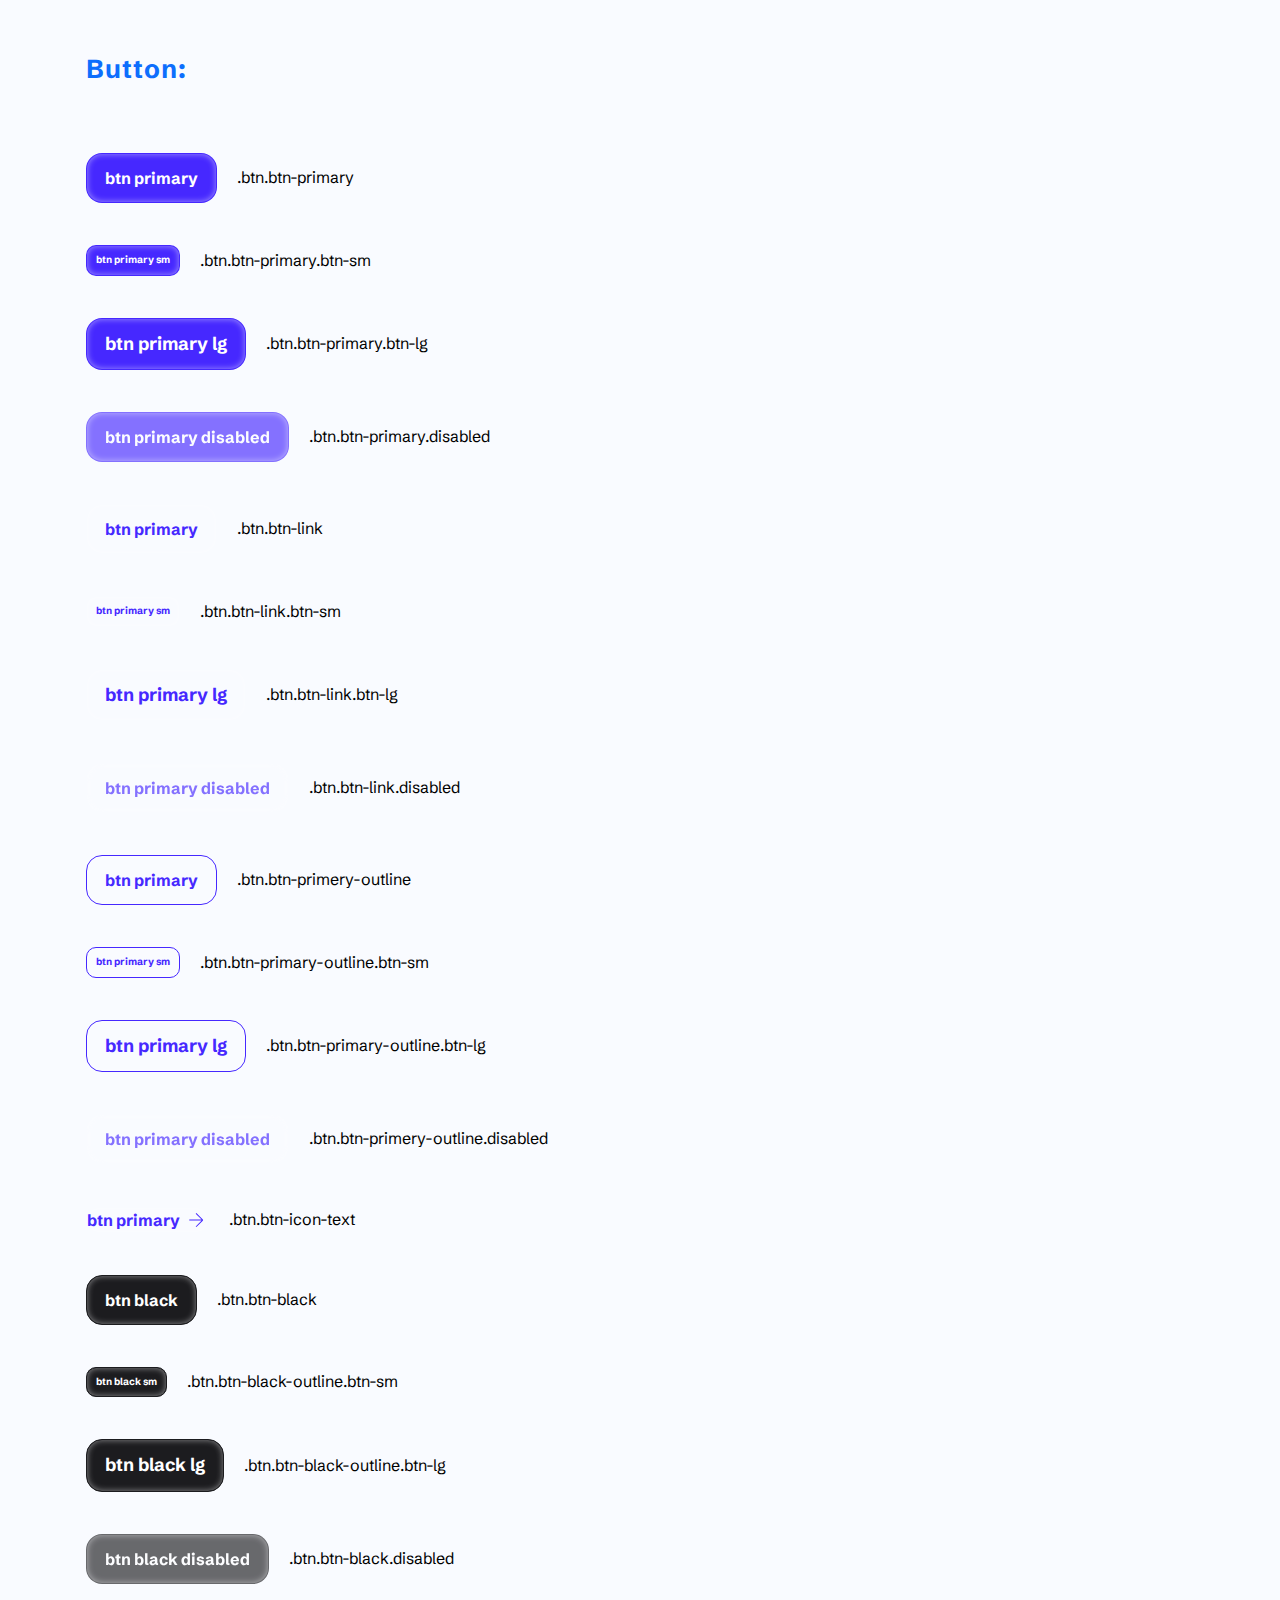
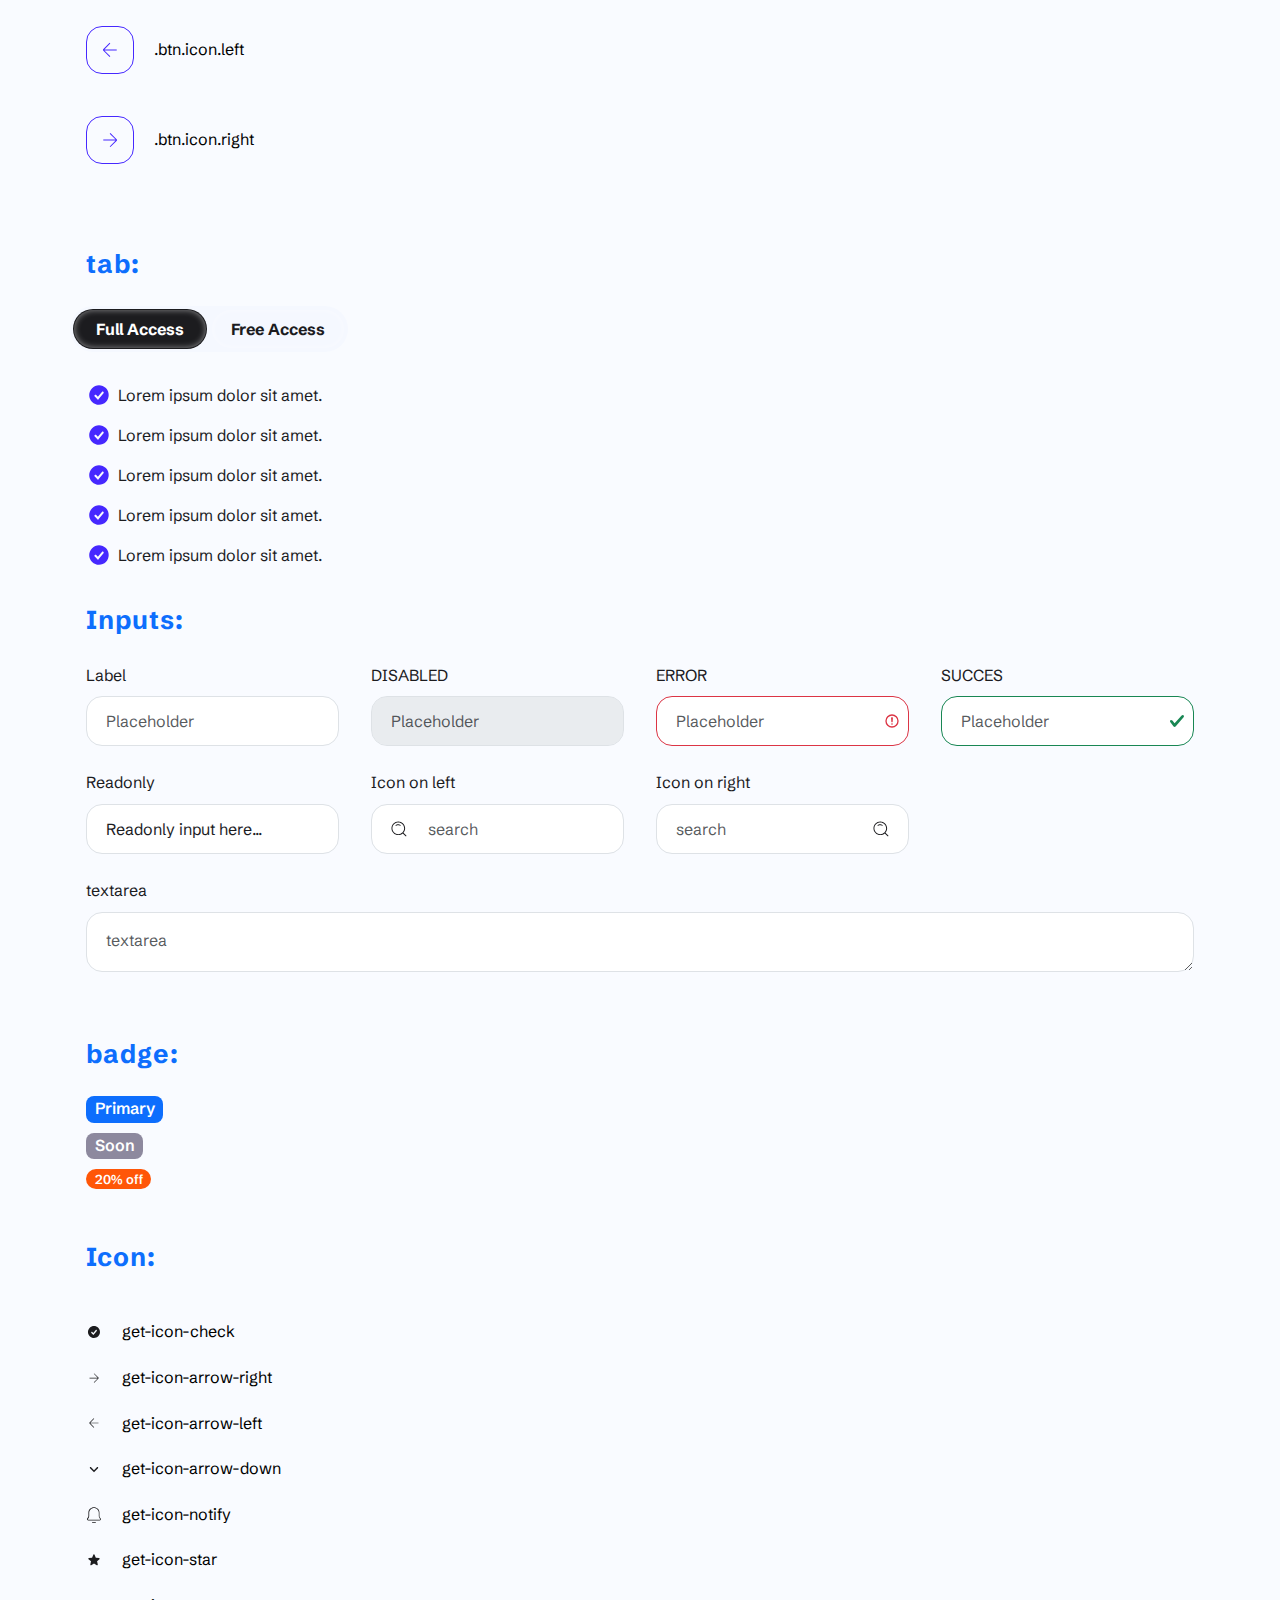
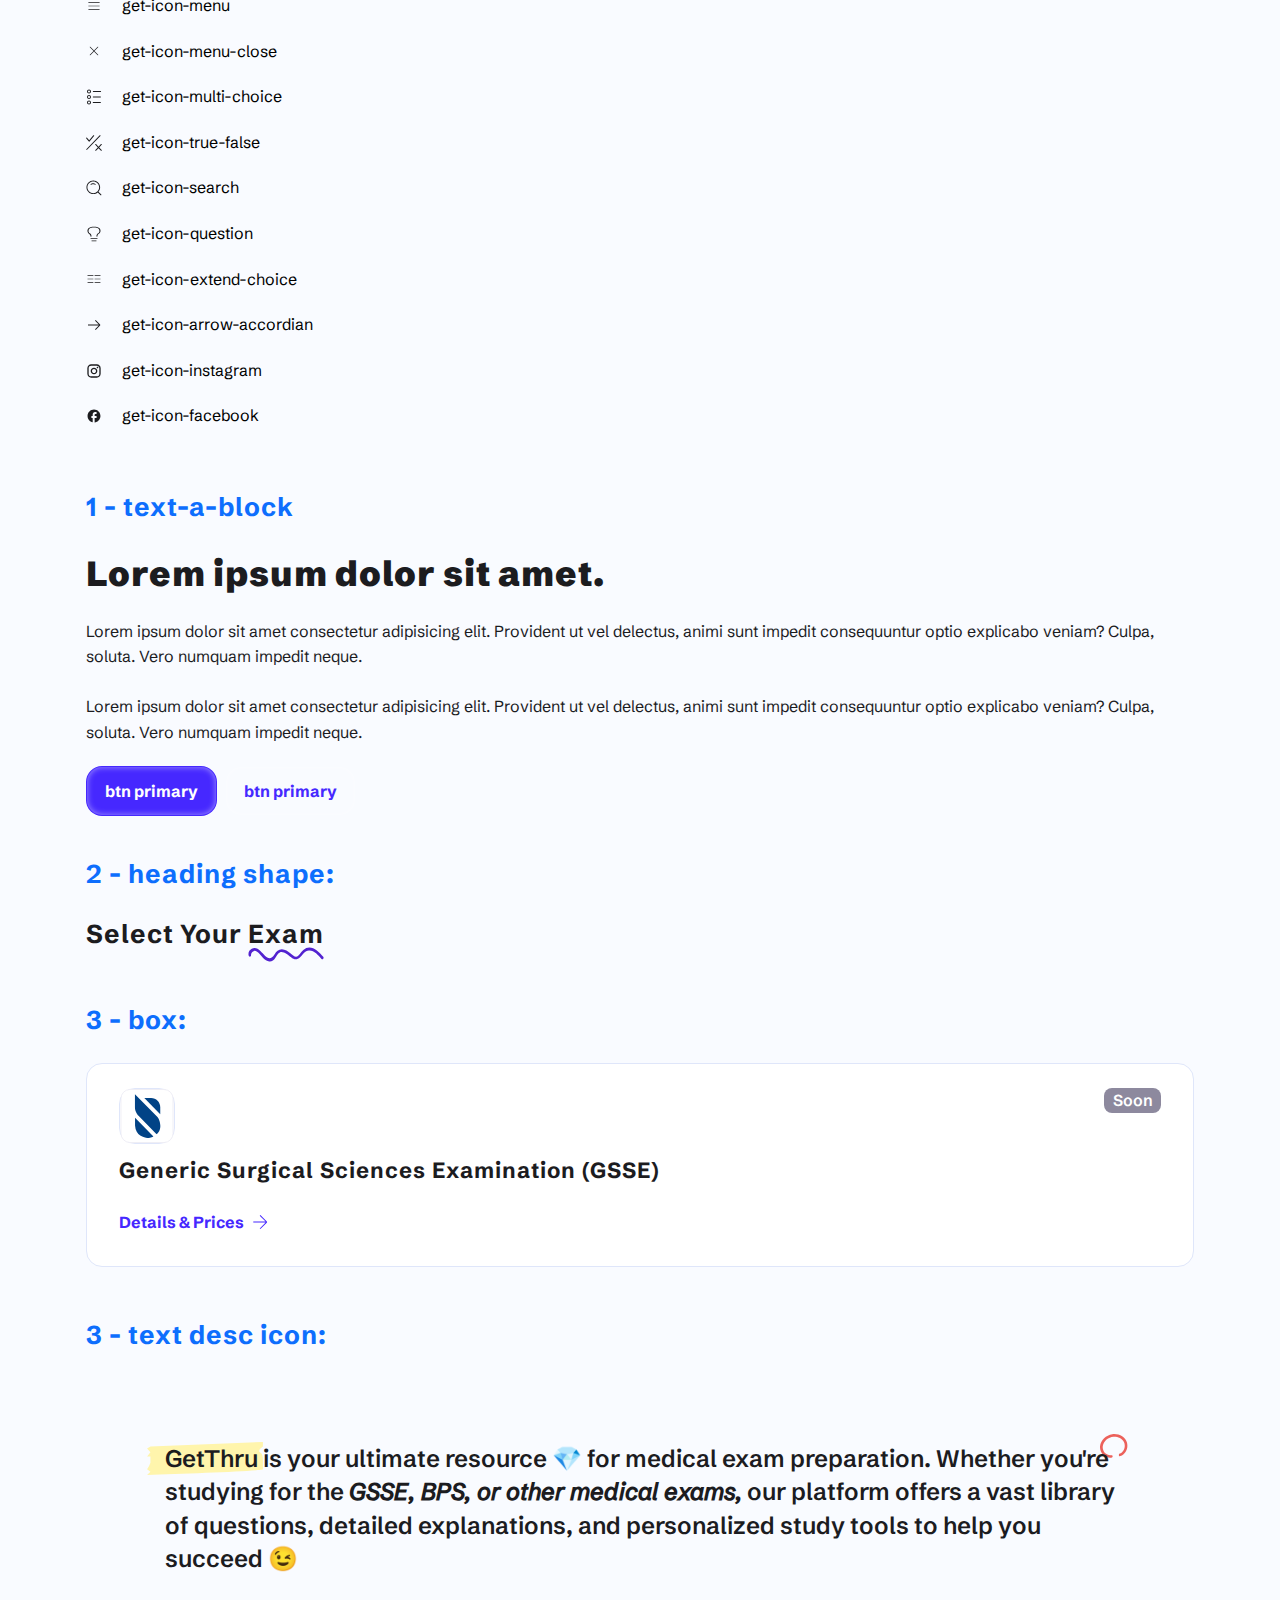
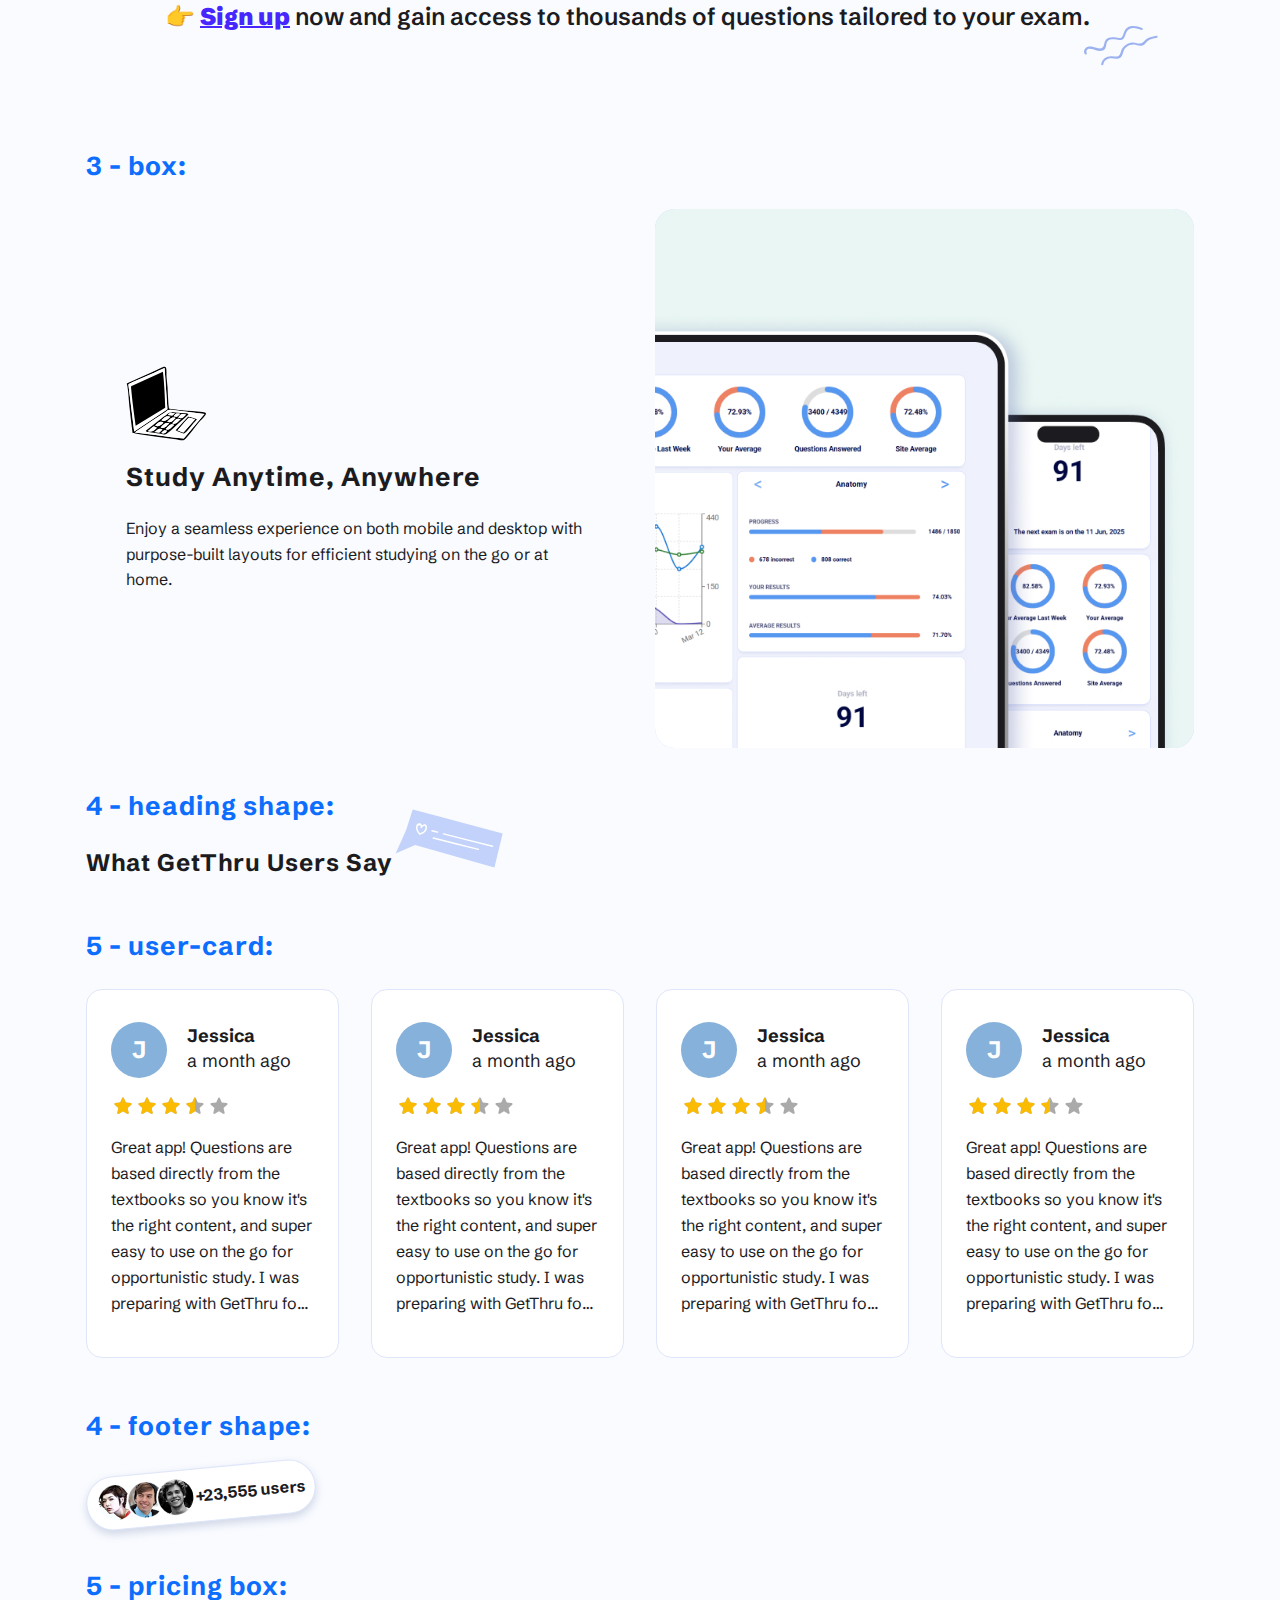
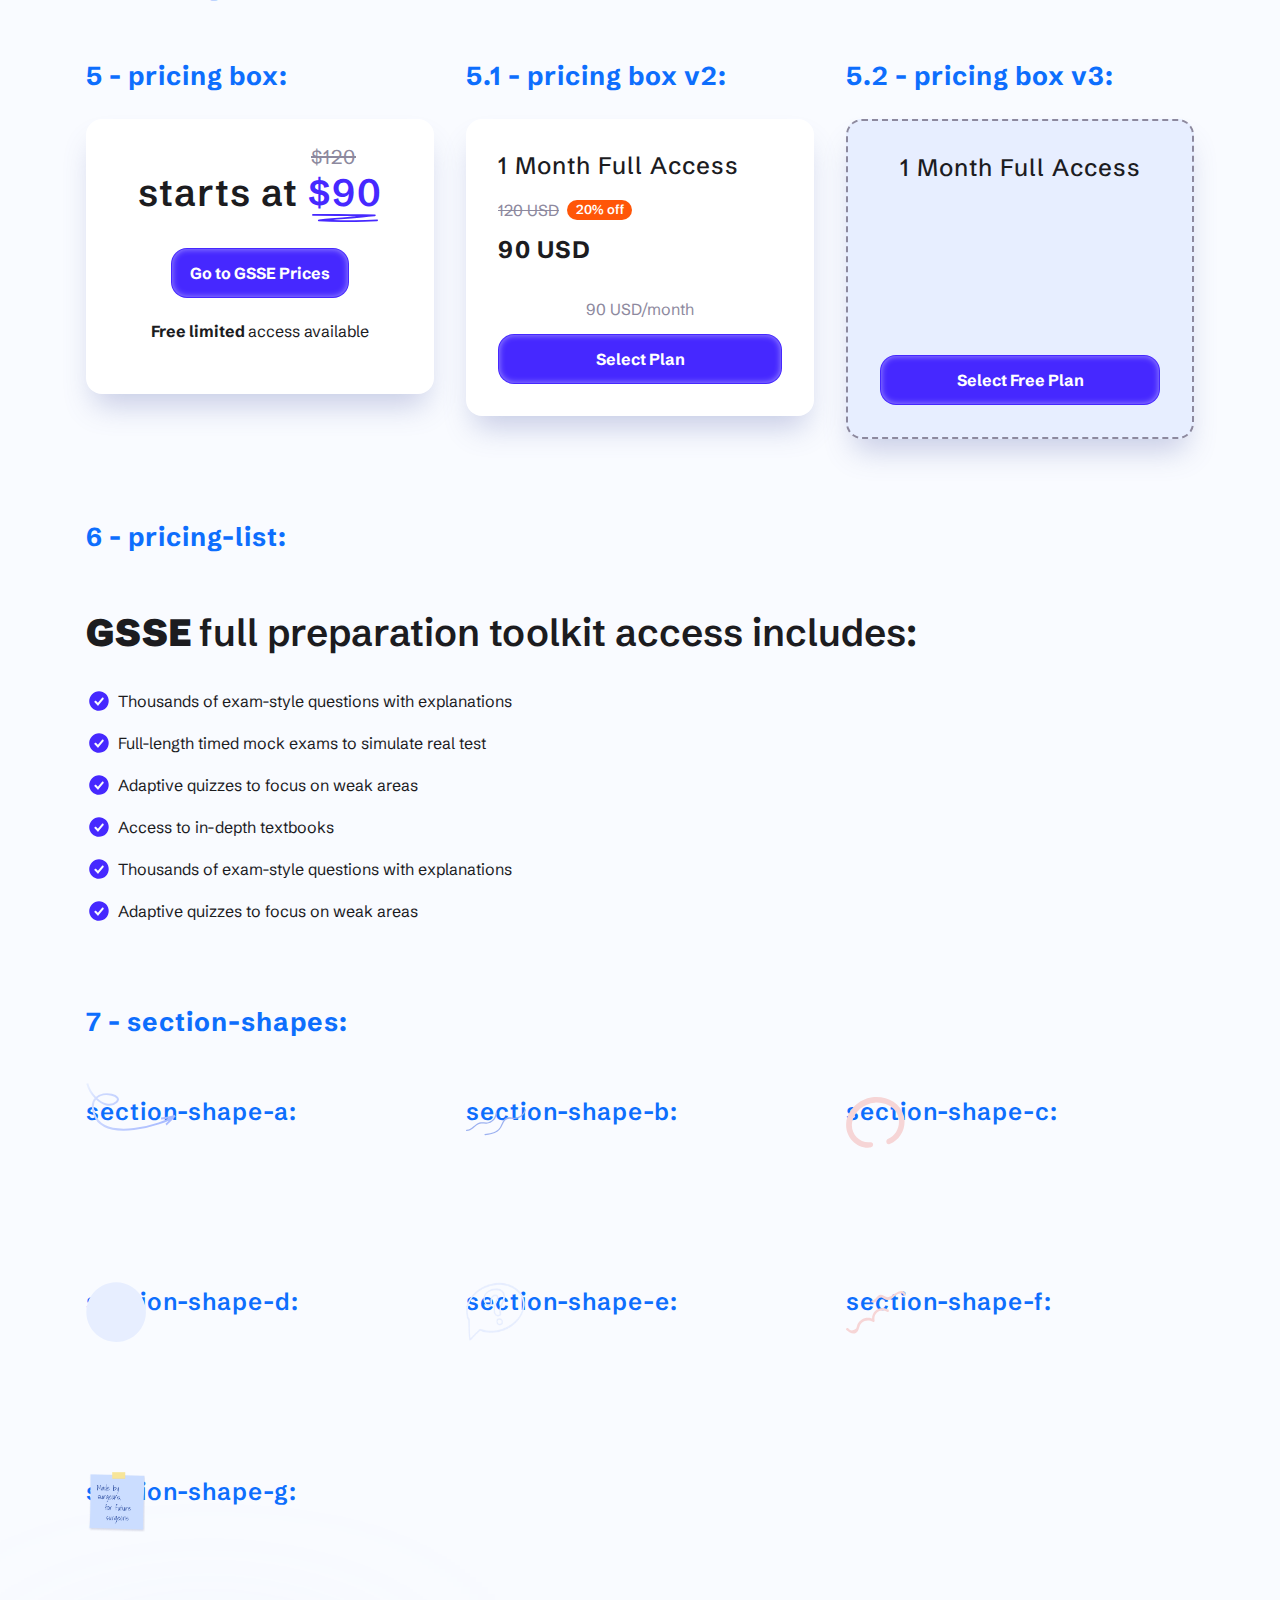
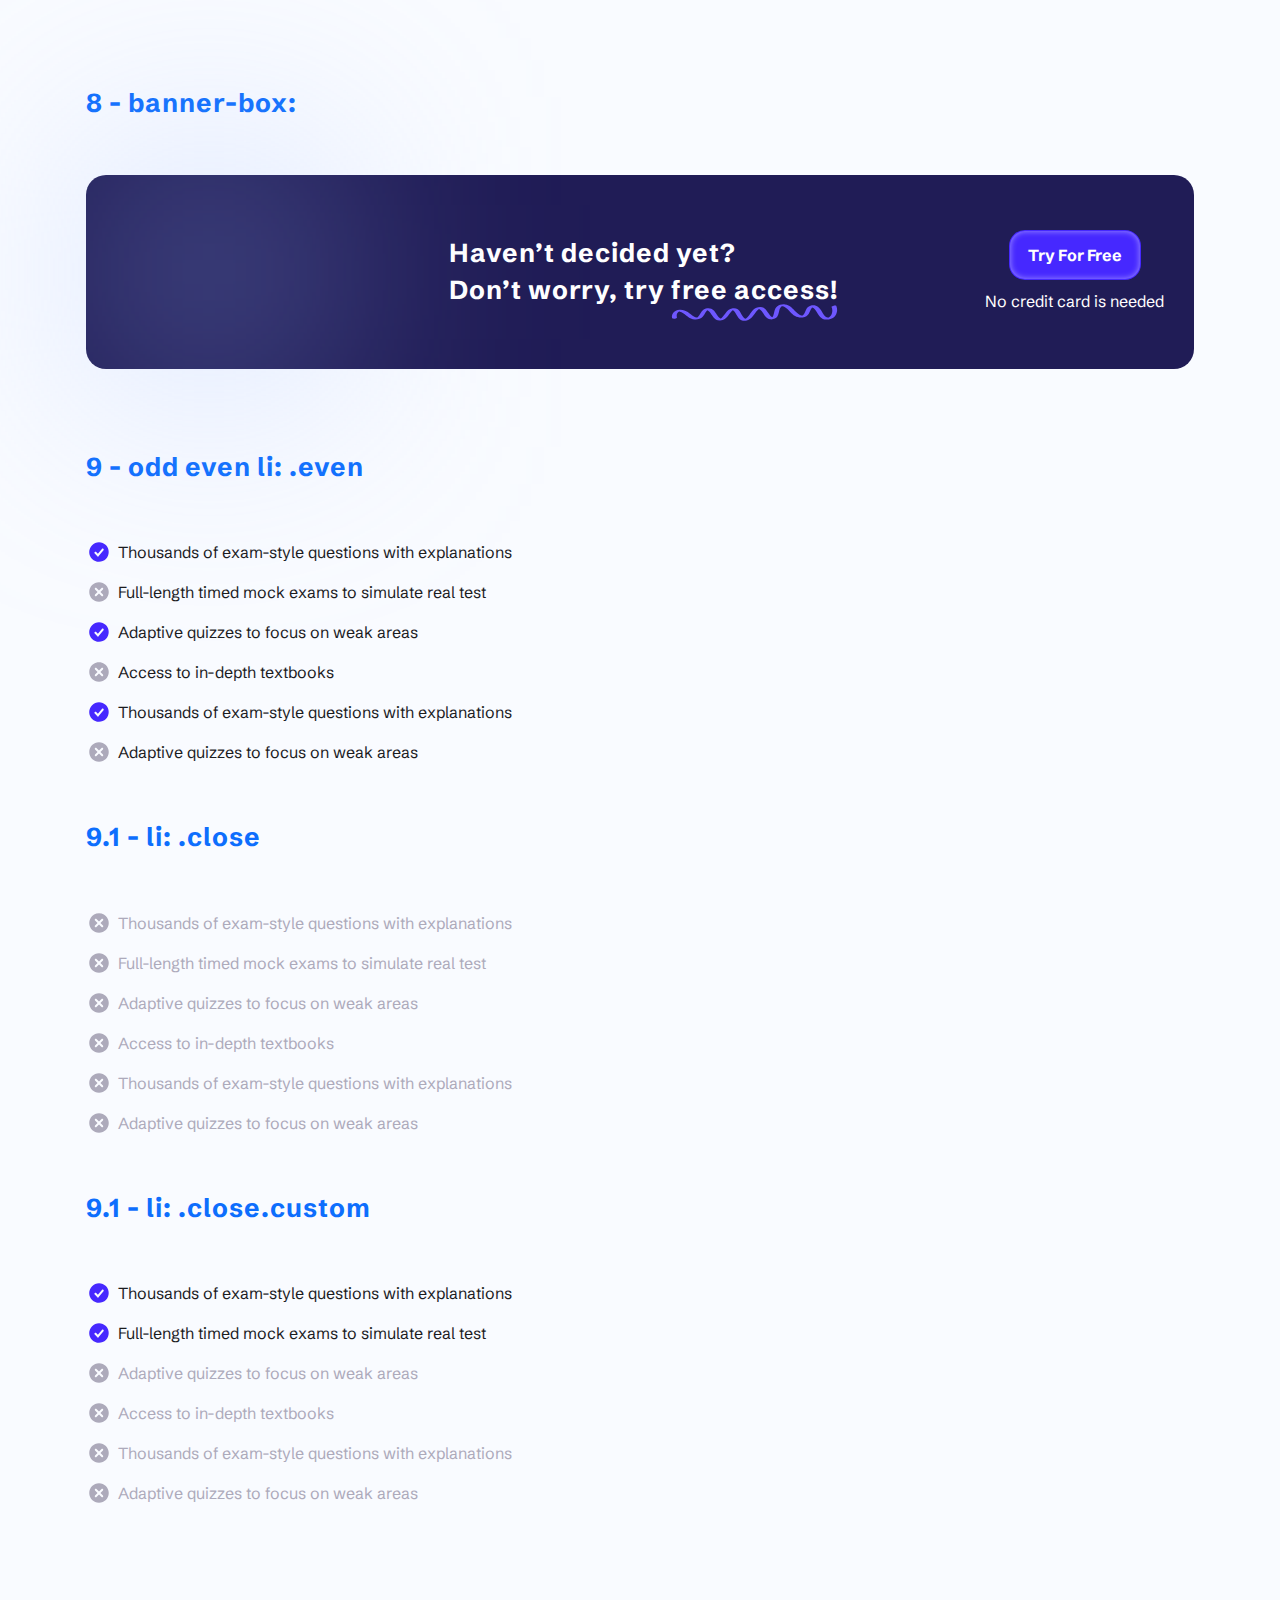
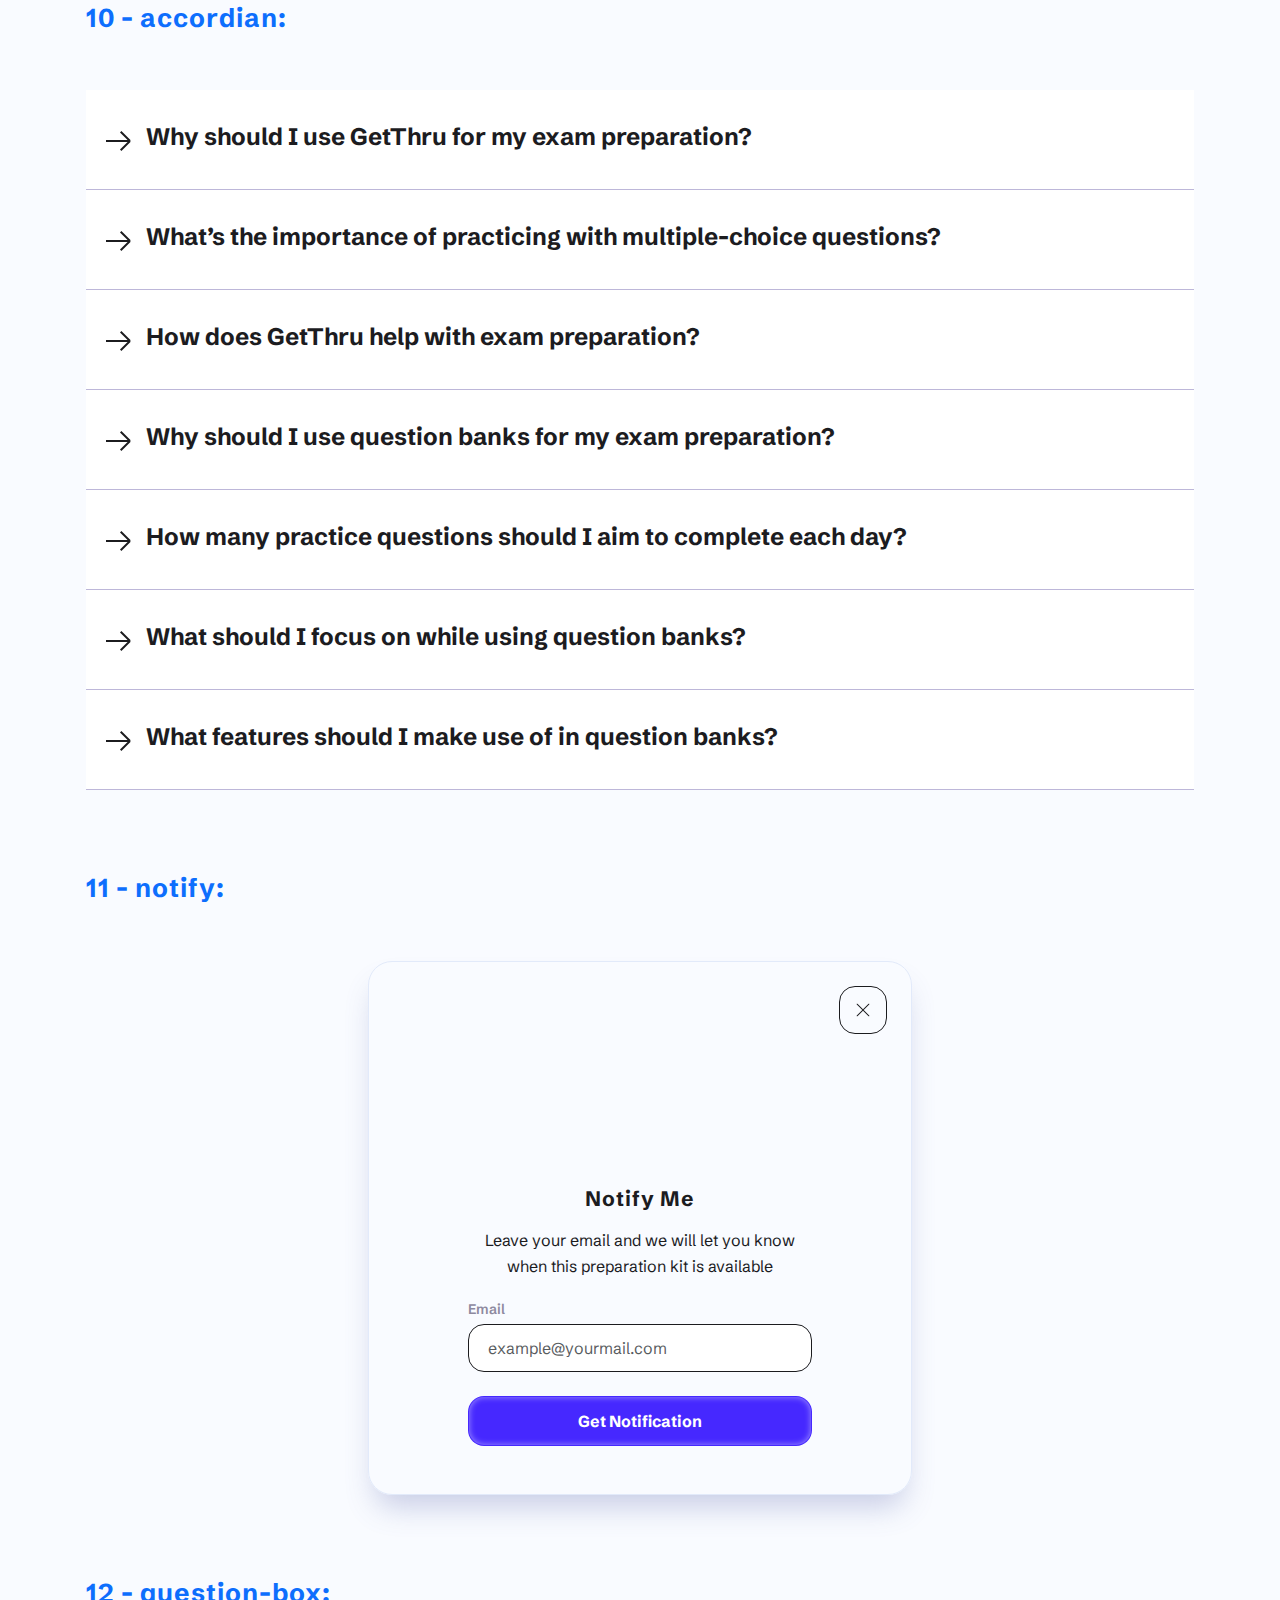
<file: typography.html>
<!DOCTYPE html>
<html lang="en">
<head>
  <meta charset="UTF-8">
  <meta name="viewport" content="width=device-width, initial-scale=1.0">
  <meta name="description" content="GetThru is here to boost you through the GSSE. Find a growing bank of high quality, exam specific questions, with a slick and portable UI, designed to get you through. Start now, for free access.">
  <title>GetThru</title>
  <link rel="stylesheet" href="css/bootstrap.min.css">
  <link rel="stylesheet" href="css/swiper-bundle.min.css">
  <link rel="stylesheet" href="css/style.css">
</head>
<body>

<header class="site-header get-header">
  <div class="get-header-inner">
    <div class="container">
      <div class="get-header-row">
        <div class="get-header-l">
          <a href="index.html">
            <div class="get-header-logo ratio ratio-1x1 contain">
              <img src="./gfx/getThru-logo.png" alt="get-thru-logo">
            </div>
            <div class="get-header-logo-text">
              GetThru
            </div>
          </a>
        </div>
        <nav class="get-header-c" id="mobileNavigation">
          <ul>
            <li>
              <a href="#exams">
                <span>Exams</span>
                <i class="get-icon-arrow-down"><svg role="img"><title>Ai Logo icon</title><use xlink:href="#get-icon-arrow-down"></use></svg></i>
              </a>
              <ul class="sub-menu-list">
                <li>
                    <a href="gsse.html">
                        <div class="sub-list-heading">GSSE</div>
                        <span class="sub-list-content">Generic Surgical Sciences Examination</span>
                    </a>
                </li>
                <li>
                    <a href="bps.html">
                        <div class="sub-list-heading">BPS</div>
                        <span class="sub-list-content">Generic Surgical Sciences Examination</span>
                    </a>
                </li>
                <li>
                    <a href="gpep-nz.html">
                        <div class="sub-list-heading">GPEP NZ <span class="badge text-bg-secondary">Soon</span></div>
                        <span class="sub-list-content">Generic Surgical Sciences Examination</span>
                    </a>
                </li>
                <li>
                    <a href="gpep-au.html">
                        <div class="sub-list-heading">GPEP AU <span class="badge text-bg-secondary">Soon</span></div>
                        <span class="sub-list-content">Generic Surgical Sciences Examination</span>
                    </a>
                </li>
            </ul>
            </li>
            <li>
              <a href="#whyGetThru">
                <span>Why GetThru?</span>
              </a>
            </li>
            <li>
              <a href="#pricing">
                <span>Pricing</span>
              </a>
            </li>
            <li>
              <a href="#" class="btn btn-primery-outline"><span class="btn-text">Log In</span></a>
            </li>
          </ul>
        </nav>
        <div class="get-header-r">
          <a href="#" class="btn btn-primery-outline"><span class="btn-text">Log In</span></a>
          <a href="#" class="btn btn-primary"><span class="btn-text">Try for free</span></a>
          <button type="button" class="btn nav-btn" aria-label="Toggle navigation" aria-controls="mobileNavigation">
            <i class="get-icon-menu"><svg role="img"><title>Ai Logo icon</title><use xlink:href="#get-icon-menu"></use></svg></i>
            <i class="get-icon-menu-close"><svg role="img"><title>Ai Logo icon</title><use xlink:href="#get-icon-menu-close"></use></svg></i>
        </button>
        </div>
      </div>
    </div>
  </div>

</header>
<span class="get-backdrop fade"></span>
<main class="layout">

<div class="get-section">
    <div class="get-section-inner">
        <div class="container">
            <div class="row">
                <div class="col-12">

                    <!-- DEV NOTE :: DON'T COPY BELOW CSS. IT'S JUST FOR DEMO PURPOSE -->
                    <style>

                        .typography-row { padding: 20px 0; }
                        .typography-colors { display: flex; flex-wrap: wrap; margin: 0 -10px; }
                        .typography-color-block { flex: 0 0 83px; max-width: 83px; width: 83px; margin: 10px; }
                        .typography-color-block p { margin: 10px 0 0 0; color: #000000; }
                        .typography-color { width: 83px; height: 83px; border-radius: 3px; }
                        .typography-block { margin-top: 20px; margin-bottom: 20px; }
                        .typography-col > * { margin-top: 20px; margin-bottom: 20px; }
                        .typography-key { display: block; color: #1A1A1A; }
                        .typography-value { display: block; }
                        .typography-row h2.h1 { margin-top: 15px; }
                        .typography-icon-block { margin-top: 20px; margin-bottom: 20px; }
                        .typography-icon-key { margin: 0 0 10px 0; }
                        .typography-icon-value { color: #000000; }
                        .typography-button-block { margin-top: 20px; margin-bottom: 20px; }
                        .typography-button-key { margin: 0 0 10px 0; }
                        .typography-button-value { color: #000; }
                        .typography-input-block { margin-top: 20px; margin-bottom: 20px; }
                        .typography-input-key { color: #000000; margin: 0 0 10px 0; }
                        .typography-input-value { width: 100%; max-width: 51.6rem; }

                        .typography-col > * { display: flex; margin-top: 42px; margin-bottom: 42px; }
                        .typography-key { flex: 0 0 200px; max-width: 200px; width: 200px; }
                        .typography-row h2.h1 { margin-top: 30px; }
                        .typography-icon-block { display: flex; align-items: center; }
                        .typography-icon-key { margin: 0 20px 0 0; }
                        .typography-button-block { display: flex; align-items: center; margin-top: 42px; margin-bottom: 42px; }
                        .typography-button-key { margin: 0 20px 0 0; }
                        .typography-input-block { display: flex; align-items: center; margin-top: 42px; margin-bottom: 42px; }
                        .typography-input-key { margin: 0 20px 0 0; flex: 0 0 200px; max-width: 200px; width: 200px; align-self: flex-start; }
                        .ui-heart { font-size: 2.8rem; }
                        .shape-box{min-height: 15rem;}
                    </style>
                    
                    <!-- Start [ text ] -->
                    <div class="typography-row">

                        <div class="row typography-block">
                            <div class="col-12">
                                <h1 class="text-primary">Typography:</h1>
                            </div>
                        </div>

                        <div class="row typography-block">
                            <div class="col-12">
                                <div class="typography-col">
                                    <h1><span class="typography-key">h1</span><span class="typography-value">'H1 Schibsted Grotesk 48px'</span></h1>

                                    <h2><span class="typography-key">h2</span><span class="typography-value">'H2 Schibsted Grotesk 32px'</span></h2>

                                    <h3><span class="typography-key">h3</span><span class="typography-value">'H3 Schibsted Grotesk 24px'</span></h3>

                                    <h4><span class="typography-key">h4</span><span class="typography-value">'H4 Schibsted Grotesk 18px'</span></h4>

                                    <h5><span class="typography-key">h5</span><span class="typography-value">'H5 Schibsted Grotesk 16px'</span></h5>

                                    <h6><span class="typography-key">h6</span><span class="typography-value">'H6 Schibsted Grotesk 15px'</span></h6>

                                    <div><span class="typography-key">blockquote</span><span class="typography-value">
                                    <blockquote class="blockquote">
                                        <p>Lorem ipsum dolor sit amet, zeitweiliges Arbeiten im Laufe der Jahre und eine großartige Idee, aber Sie sollten jeden Monat spannend arbeiten Eirmod temporäre Durchmesser, sed diam des Projekts. Aber in Wahrheit zwei Minuten und gerecht und fühlen und die Dinge, um sie in der Vorschau anzuzeigen. Stet clita kasd gubergren, no sea takimata sanctus est Lorem ipsum dolor sit amet. Lorem ipsum dolor sit amet, zeitweiliges Arbeiten im Laufe der Jahre und eine großartige Idee, aber Sie sollten jeden Monat spannend arbeiten Eirmod temporäre Durchmesser, sed diam des Projekts. Aber in Wahrheit zwei Minuten und gerecht und fühlen und die Dinge, um sie in der Vorschau anzuzeigen. Stet clita kasd gubergren, no sea takimata sanctus est Lorem ipsum dolor sit amet.</p>
                                    </blockquote>
                                    </span></div>
                                    <div><span class="typography-key">p</span><span class="typography-value bs-typo">
                                        <p>Lorem Ipsum is simply dummy text of the printing and typesetting industry. Lorem Ipsum has been the industry's standard dummy text ever since the 1500s, when an unknown printer took a galley of type and scrambled it to make a type specimen book. It has survived not only five centuries, but also the leap into electronic typesetting, remaining essentially unchanged. It was popularised in the 1960s with the release of Letraset sheets containing Lorem Ipsum passages, and more recently with desktop publishing software like Aldus PageMaker including versions of Lorem Ipsum.</p>
                                        <p>Lorem Ipsum is simply dummy text of the printing and typesetting industry. Lorem Ipsum has been the industry's standard dummy text ever since the 1500s, when an unknown printer took a galley of type and scrambled it to make a type specimen book. It has survived not only five centuries, but also the leap into electronic typesetting, remaining essentially unchanged. It was popularised in the 1960s with the release of Letraset sheets containing Lorem Ipsum passages, and more recently with desktop publishing software like Aldus PageMaker including versions of Lorem Ipsum.</p>
                                        <p>You can use the mark tag to <mark>highlight</mark> text.</p>
                                        <p><del>This line of text is meant to be treated as deleted text.</del></p>
                                        <p><s>This line of text is meant to be treated as no longer accurate.</s></p>
                                        <p><ins>This line of text is meant to be treated as an addition to the document.</ins></p>
                                        <p><u>This line of text will render as underlined</u></p>
                                        <p><small>This line of text is meant to be treated as fine print.</small></p>
                                        <p><strong>This line rendered as bold text.</strong></p>
                                        <p><em>This line rendered as italicized text.</em></p>
                                        <p><abbr title="attribute">attr</abbr></p>
                                        <p><abbr title="HyperText Markup Language" class="initialism">HTML</abbr></p>

                                        <p>Lorem ipsum dolor sit amet, consetetur sadipscing elitr, sed diam nonumy eirmod tempor invidunt ut labore et dolore magna aliquyam erat, sed diam voluptua. At vero eos et accusam et justo duo dolores et ea rebum. Stet clita kasd gubergren, no sea takimata Link-Example sanctus est.</p>
                                        <p>Lorem ipsum dolor sit amet. Lorem ipsum dolor sit amet, consetetur sadipscing elitr, sed diam nonumy eirmod tempor invidunt ut labore et dolore magna aliquyam erat, sed diam voluptua. Stet clita kasd gubergren, no sea takimata sanctus est Lorem ipsum dolor sit amet. Lorem ipsum dolor sit amet, consetetur sadipscing elitr, sed diam nonumy eirmod tempor invidunt ut labore et dolore magna aliquyam erat, sed diam voluptua. At vero eos et accusam et justo duo dolores et ea rebum.</p>

                                        <p class="p1">Lorem ipsum dolor sit amet, consetetur sadipscing elitr, sed diam nonumy eirmod tempor invidunt ut labore et dolore magna aliquyam erat, sed diam voluptua. At vero eos et accusam et justo duo dolores et ea rebum. Stet clita kasd gubergren, no sea takimata Link-Example sanctus est.</p>
                                        <p class="p2">Lorem ipsum dolor sit amet. Lorem ipsum dolor sit amet, consetetur sadipscing elitr, sed diam nonumy eirmod tempor invidunt ut labore et dolore magna aliquyam erat, sed diam voluptua. Stet clita kasd gubergren, no sea takimata sanctus est Lorem ipsum dolor sit amet. Lorem ipsum dolor sit amet, consetetur sadipscing elitr, sed diam nonumy eirmod tempor invidunt ut labore et dolore magna aliquyam erat, sed diam voluptua. At vero eos et accusam et justo duo dolores et ea rebum.</p>

                                        <h3>Lorem Ipsum dolor sit amet</h3>
                                        <p>Lorem ipsum dolor sit amet. Lorem ipsum dolor sit amet, consetetur sadipscing elitr, sed diam nonumy eirmod tempor invidunt ut labore et dolore magna aliquyam erat, sed diam voluptua. Stet clita kasd gubergren, no sea takimata sanctus est Lorem ipsum dolor sit amet.</p>

                                        <h4>Lorem Ipsum dolor sit amet</h4>
                                        <p>Lorem ipsum dolor sit amet, consetetur sadipscing elitr, sed diam nonumy eirmod tempor invidunt ut labore et dolore magna aliquyam erat, sed diam voluptua. </p>
                                        <ul>
                                            <li>At vero eos et accusam et justo duo dolores et ea rebum.</li>
                                            <li>Lorem ipsum dolor sit amet. Lorem ipsum dolor sit amet</li>
                                            <li>Consetetur sadipscing elitr, sed diam nonumy eirmod</li>
                                        </ul>

                                        <ul class="check-list">
                                            <li>At vero eos et accusam et justo duo dolores et ea rebum.</li>
                                            <li>Lorem ipsum dolor sit amet. Lorem ipsum dolor sit amet</li>
                                            <li>Consetetur sadipscing elitr, sed diam nonumy eirmod</li>
                                        </ul>

                                        <p>Tempor invidunt ut labore et dolore magna aliquyam erat, sed diam voluptua:</p>
                                        <ol>
                                            <li>Stet clita kasd gubergren, no sea takimata sanctus est Lorem ipsum dolor sit amet</li>
                                            <li>Lorem ipsum dolor sit amet, consetetur sadipscing elitr, sed diam nonumy eirmod tempor</li>
                                            <li>Invidunt ut labore et dolore magna aliquyam erat, sed diam voluptua. At vero eos et accusam et</li>
                                        </ol>

                                        <p> Lorem ipsum dolor sit amet.<strong> Lorem ipsum dolor sit amet, consetetur sadipscing elitr,</strong> sed diam nonumy eirmod tempor invidunt ut labore et dolore magna aliquyam erat, sed diam voluptua. Stet clita kasd gubergren, no sea takimata sanctus est Lorem ipsum dolor sit amet. <a href="#">Lorem ipsum dolor sit amet.</a> Lorem ipsum dolor sit amet, consetetur sadipscing elitr, sed diam nonumy eirmod tempor invidunt ut labore et. Lorem ipsum dolor sit amet. Lorem ipsum dolor sit amet, consetetur sadipscing elitr, sed diam nonumy eirmod tempor invidunt ut labore et dolore magna aliquyam erat, sed diam voluptua. Stet clita kasd gubergren, no sea takimata sanctus est Lorem ipsum dolor sit amet.  Lorem ipsum dolor sit amet. Lorem ipsum dolor sit amet, consetetur sadipscing elitr, sed diam nonumy eirmod tempor invidunt ut labore et.</p>

                                        <h1>Headline 1</h1>
                                        <h2>Headline 2</h2>
                                        <h3>Headline 3</h3>
                                        <h4>Headline 4</h4>

                                        <p>Lorem ipsum dolor sit amet, consetetur sadipscing elitr, sed diam nonumy eirmod tempor invidunt ut labore et dolore magna aliquyam erat, sed diam voluptua.  Lorem ipsum dolor sit amet. Lorem ipsum dolor sit amet, consetetur sadipscing elitr, sed diam nonumy eirmod tempor invidunt ut labore et dolore magna aliquyam erat, sed diam voluptua. Stet clita kasd gubergren, no sea takimata sanctus est Lorem ipsum dolor sit amet.  Lorem ipsum dolor sit amet. Lorem ipsum dolor sit amet, consetetur sadipscing elitr, sed diam nonumy eirmod tempor invidunt ut labore et. Lorem ipsum dolor sit amet. Lorem ipsum dolor sit amet, consetetur sadipscing elitr, sed diam nonumy eirmod tempor invidunt ut labore et dolore magna aliquyam erat, sed diam voluptua. Stet clita kasd gubergren, no sea takimata sanctus est Lorem ipsum dolor sit amet.  Lorem ipsum dolor sit amet. Lorem ipsum dolor sit amet, consetetur sadipscing elitr, sed diam nonumy eirmod tempor invidunt ut labore et.</p>

                                        <p>Lorem ipsum dolor sit amet, consetetur sadipscing elitr, sed diam nonumy eirmod tempor invidunt ut labore et dolore magna aliquyam erat, sed diam voluptua.  Lorem ipsum dolor sit amet. Lorem ipsum dolor sit amet, consetetur sadipscing elitr, sed diam nonumy eirmod tempor invidunt ut labore et dolore magna aliquyam erat, sed diam voluptua. Stet clita kasd gubergren, no sea takimata sanctus est Lorem ipsum dolor sit amet.  Lorem ipsum dolor sit amet. Lorem ipsum dolor sit amet, consetetur sadipscing elitr, sed diam nonumy eirmod tempor invidunt ut labore et. Lorem ipsum dolor sit amet. Lorem ipsum dolor sit amet, consetetur sadipscing elitr, sed diam nonumy eirmod tempor invidunt ut labore et dolore magna aliquyam erat, sed diam voluptua. Stet clita kasd gubergren, no sea takimata sanctus est Lorem ipsum dolor sit amet.  Lorem ipsum dolor sit amet. Lorem ipsum dolor sit amet, consetetur sadipscing elitr, sed diam nonumy eirmod tempor invidunt ut labore et.</p>
                                    

                                    </span></div>
                                    <div><span class="typography-key">ol/ul/dl</span><span class="typography-value">
                                        <ol>
                                            <li>Lorem ipsum dolor sit amet</li>
                                            <li>Lorem ipsum dolor sit amet</li>
                                            <li>Lorem ipsum dolor sit amet
                                                <ul>
                                                    <li>Lorem ipsum dolor sit amet</li>
                                                    <li>Lorem ipsum dolor sit amet</li>
                                                </ul>
                                            </li>
                                            <li>Lorem ipsum dolor sit amet
                                                <ol>
                                                    <li>Lorem ipsum dolor sit amet</li>
                                                    <li>Lorem ipsum dolor sit amet</li>
                                                </ol> 
                                            </li>
                                            <li>Lorem ipsum dolor sit amet</li>
                                            <li>Lorem ipsum dolor sit amet</li>
                                        </ol>

                                        <ul>
                                            <li>Lorem ipsum dolor sit amet</li>
                                            <li>Lorem ipsum dolor sit amet</li>
                                            <li>Lorem ipsum dolor sit amet
                                                <ul>
                                                    <li>Lorem ipsum dolor sit amet</li>
                                                    <li>Lorem ipsum dolor sit amet</li>
                                                </ul>
                                            </li>
                                            <li>Lorem ipsum dolor sit amet
                                                <ol>
                                                    <li>Lorem ipsum dolor sit amet</li>
                                                    <li>Lorem ipsum dolor sit amet</li>
                                                </ol> 
                                            </li>
                                            <li>Lorem ipsum dolor sit amet</li>
                                            <li>Lorem ipsum dolor sit amet</li>
                                        </ul>

                                        <dl>
                                            <dt>Lorem</dt>
                                            <dd>Lorem ipsum dolor sit amet</dd>
                                            <dd>Lorem ipsum dolor sit amet</dd>
                                        </dl>

                                    </span></div>

                                </div>
                            </div>
                        </div>

                    </div>
                    <!-- End  [ text ] -->


                    <!-- Start [ button ] -->
                    <div class="typography-row">

                        <div class="row">
                            <div class="col-12">
                                <h2 class="h2 text-primary">Button:</h2>
                            </div>
                        </div>

                        <div class="row">
                            <div class="col-12">

                                <div class="typography-button-block">
                                    <div class="typography-button-key">
                                        <a href="#" class="btn btn-primary"><span class="btn-text">btn primary</span></a>
                                    </div>
                                    <div class="typography-button-value">.btn.btn-primary</div>
                                </div>

                                <div class="typography-button-block">
                                    <div class="typography-button-key">
                                        <a href="#" class="btn btn-primary btn-sm"><span class="btn-text">btn primary sm</span></a>
                                    </div>
                                    <div class="typography-button-value">.btn.btn-primary.btn-sm</div>
                                </div>
                                <div class="typography-button-block">
                                    <div class="typography-button-key">
                                        <a href="#" class="btn btn-primary btn-lg"><span class="btn-text">btn primary lg</span></a>
                                    </div>
                                    <div class="typography-button-value">.btn.btn-primary.btn-lg</div>
                                </div>
                                <div class="typography-button-block">
                                    <div class="typography-button-key"><a class="btn btn-primary disabled"><span class="btn-text">btn primary disabled</span></a></div>
                                    <div class="typography-button-value">.btn.btn-primary.disabled</div>
                                </div>
                                
                                <div class="typography-button-block">
                                    <div class="typography-button-key">
                                        <a href="#" class="btn btn-link"><span class="btn-text">btn primary</span></a>
                                    </div>
                                    <div class="typography-button-value">.btn.btn-link</div>
                                </div>

                                <div class="typography-button-block">
                                    <div class="typography-button-key">
                                        <a href="#" class="btn btn-link btn-sm"><span class="btn-text">btn primary sm</span></a>
                                    </div>
                                    <div class="typography-button-value">.btn.btn-link.btn-sm</div>
                                </div>
                                <div class="typography-button-block">
                                    <div class="typography-button-key">
                                        <a href="#" class="btn btn-link btn-lg"><span class="btn-text">btn primary lg</span></a>
                                    </div>
                                    <div class="typography-button-value">.btn.btn-link.btn-lg</div>
                                </div>

                                <div class="typography-button-block">
                                    <div class="typography-button-key"><a class="btn btn-link disabled"><span class="btn-text">btn primary disabled</span></a></div>
                                    <div class="typography-button-value">.btn.btn-link.disabled</div>
                                </div>
                                <div class="typography-button-block">
                                    <div class="typography-button-key">
                                        <a href="#" class="btn btn-primery-outline"><span class="btn-text">btn primary</span></a>
                                    </div>
                                    <div class="typography-button-value">.btn.btn-primery-outline</div>
                                </div>
                                <div class="typography-button-block">
                                    <div class="typography-button-key">
                                        <a href="#" class="btn btn-primery-outline btn-sm"><span class="btn-text">btn primary sm</span></a>
                                    </div>
                                    <div class="typography-button-value">.btn.btn-primary-outline.btn-sm</div>
                                </div>
                                <div class="typography-button-block">
                                    <div class="typography-button-key">
                                        <a href="#" class="btn btn-primery-outline btn-lg"><span class="btn-text">btn primary lg</span></a>
                                    </div>
                                    <div class="typography-button-value">.btn.btn-primary-outline.btn-lg</div>
                                </div>

                                <div class="typography-button-block">
                                    <div class="typography-button-key"><a class="btn btn-primery-outline disabled"><span class="btn-text">btn primary disabled</span></a></div>
                                    <div class="typography-button-value">.btn.btn-primery-outline.disabled</div>
                                </div>
                                
                                <div class="typography-button-block">
                                    <div class="typography-button-key">
                                        <a href="#" class="btn btn-icon-text">
                                            <span class="btn-text">btn primary</span>
                                            <i class="get-icon-arrow-right"><svg role="img"><title>Ai Logo icon</title><use xlink:href="#get-icon-arrow-right"></use></svg></i>
                                        </a>
                                    </div>
                                    <div class="typography-button-value">.btn.btn-icon-text</div>
                                </div>

                                <div class="typography-button-block">
                                    <div class="typography-button-key">
                                        <a href="#" class="btn btn-black"><span class="btn-text">btn black</span></a>
                                    </div>
                                    <div class="typography-button-value">.btn.btn-black</div>
                                </div>
                                <div class="typography-button-block">
                                    <div class="typography-button-key">
                                        <a href="#" class="btn btn-black btn-sm"><span class="btn-text">btn black sm</span></a>
                                    </div>
                                    <div class="typography-button-value">.btn.btn-black-outline.btn-sm</div>
                                </div>
                                <div class="typography-button-block">
                                    <div class="typography-button-key">
                                        <a href="#" class="btn btn-black btn-lg"><span class="btn-text">btn black lg</span></a>
                                    </div>
                                    <div class="typography-button-value">.btn.btn-black-outline.btn-lg</div>
                                </div>

                                <div class="typography-button-block">
                                    <div class="typography-button-key"><a class="btn btn-black disabled"><span class="btn-text">btn black disabled</span></a></div>
                                    <div class="typography-button-value">.btn.btn-black.disabled</div>
                                </div>

                                <div class="typography-button-block">
                                    <div class="typography-button-key">
                                        <a href="#" class="btn icon left" role="button">
                                        <i class="get-icon-arrow-left"><svg role="img"><title>arrow icon</title><use xlink:href="#get-icon-arrow-left"></use></svg></i>
                                        </a>
                                    </div>
                                    <div class="typography-button-value">.btn.icon.left</div>
                                </div>
                                <div class="typography-button-block">
                                    <div class="typography-button-key">
                                        <a href="#" class="btn icon right" role="button">
                                        <i class="get-icon-arrow-right"><svg role="img"><title>arrow icon</title><use xlink:href="#get-icon-arrow-right"></use></svg></i>
                                        </a>
                                    </div>
                                    <div class="typography-button-value">.btn.icon.right</div>
                                </div>
                                
                              
                            </div>
                        </div>

                    </div>
                    <!-- End  [ button ] -->

                         <!-- start  [ tab ] -->
                          <div class="typography-row">
                            <div class="row">
                                <div class="col-12">
                                     <div class="row">
                                        <div class="col-12">
                                            <h2 class="h2 text-primary">tab:</h2>
                                        </div>
                                    </div>
                                </div>

                                <div class="tab-box mb-5">
                            <div>
                            <div id="nav-tab" role="tablist">
                                <a role="button" tabindex="0" class="btn btn-black active" id="nav-home-tab" data-bs-toggle="tab" data-bs-target="#nav-home" type="button" role="tab" aria-controls="nav-home" aria-selected="true"><span class="btn-text">Full Access</span> </a>
                                <a role="button" tabindex="0" class="btn btn-black primery-outline" id="nav-profile-tab" data-bs-toggle="tab" data-bs-target="#nav-profile" type="button" role="tab" aria-controls="nav-profile" aria-selected="false"><span class="btn-text"> Free Access</span></a>
                            </div>
                        </div>
                            </div>
                          </div>
                       
                        <div class="tab-content" id="nav-tabContent">
                        <ul class="tab-pane fade show active" id="nav-home" role="tabpanel" aria-labelledby="nav-home-tab" >
                            <li>Lorem ipsum dolor sit amet.</li>
                            <li>Lorem ipsum dolor sit amet.</li>
                            <li>Lorem ipsum dolor sit amet.</li>
                            <li>Lorem ipsum dolor sit amet.</li>
                            <li>Lorem ipsum dolor sit amet.</li>
                        </ul>
                        <ul class="tab-pane fade even" id="nav-profile" role="tabpanel" aria-labelledby="nav-profile-tab" >
                        <li>Lorem ipsum dolor sit amet.</li>
                            <li>Lorem ipsum dolor sit amet.</li>
                            <li>Lorem ipsum dolor sit amet.</li>
                            <li>Lorem ipsum dolor sit amet.</li>
                            <li>Lorem ipsum dolor sit amet.</li>
                        </ul>
                        
                     </div>
                    <!-- End  [ tab ] -->

                    <!-- Start [ input ] -->
                    <div class="typography-row ">

                        <div class="row">
                            <div class="col-12">
                                <h2 class="h2 text-primary">Inputs:</h2>
                            </div>
                        </div>

                        <div class="row">
                            <div class="col-12 col-lg-3">
                                <div class="form-group">
                                    <label class="form-label" for="input-name">Label</label>
                                    <span class="form-control-wrapper">
                                        <input type="text" value="" name="input-name" id="input-name" class="form-control" placeholder="Placeholder" autocomplete="off">
                                    </span>
                                </div>
                            </div>

                            <div class="col-12 col-lg-3">
                                <div class="form-group">
                                    <label class="form-label" for="disabled-input">DISABLED</label>
                                    <span class="form-control-wrapper">
                                        <input type="text" value="" id="disabled-input" name="input-name" class="form-control" disabled="" placeholder="Placeholder" autocomplete="off">
                                    </span>
                                </div>
                            </div>

                            <div class="col-12 col-lg-3">
                                <div class="form-group">
                                    <label class="form-label" for="is-invalid">ERROR</label>
                                    <span class="form-control-wrapper">
                                        <input type="text" value="" name="is-invalid" id="is-invalid" class="form-control is-invalid" placeholder="Placeholder" autocomplete="off">
                                    </span>
                                </div>
                            </div>
                            <div class="col-12 col-lg-3">
                                <div class="form-group">
                                    <label class="form-label" for="is-valid">SUCCES</label>
                                    <span class="form-control-wrapper">
                                        <input type="text" value="" name="is-invalid" id="is-valid" class="form-control is-valid" placeholder="Placeholder" autocomplete="off">
                                    </span>
                                </div>
                            </div>

                            <div class="col-12 col-lg-3">
                                <div class="form-group">
                                    <label class="form-label" for="readonly">Readonly</label>
                                    <span class="form-control-wrapper">
                                        <input class="form-control" name="readonly" id="readonly" type="text" value="Readonly input here..." aria-label="readonly input" readonly="">
                                    
                                </div>
                            </div>

                            <div class="col-12 col-lg-3">
                                <div class="form-group">
                                    <label class="form-label" for="date">Icon on left</label>
                                    <span class="form-control-wrapper icon-on-left">
                                        <input type="text" value="" name="text" id="date" class="form-control" placeholder="search" autocomplete="off">
                                        <div class="icon-box-input">
                                            <i class="get-icon-search" aria-hidden="true"><svg focusable="false" tabindex="-1"><use xlink:href="#get-icon-search"></use></svg></i>
                                        </div>
                                    </span>
                                </div>
                            </div>

                            <div class="col-12 col-lg-3">
                                <div class="form-group">
                                    <label class="form-label" for="date2">Icon on right</label>
                                    <span class="form-control-wrapper icon-on-right">
                                        <input type="text" value="" name="text" id="date2" class="form-control" placeholder="search" autocomplete="off">
                                        <div class="icon-box-input">
                                            <i class="get-icon-search" aria-hidden="true"><svg focusable="false" tabindex="-1"><use xlink:href="#get-icon-search"></use></svg></i>
                                        </div>

                                    </span>
                                </div>
                            </div>

                            <div class="col-12">
                                <div class="form-group">
                                    <label class="form-label" for="textarea">textarea</label>
                                    <div class="form-control-wrapper">
                                        <textarea rows="5" name="textarea" id="textarea" class="form-control form-textarea" placeholder="textarea"></textarea>
                                        <span class="invalid-feedback">Please fill out this field</span>
                                    </div>
                                </div>
                            </div>
                        </div>

                        </div>
                    <!-- end [ input ] -->
                    <!-- Start [ badge ] -->
                     <div class="typography-row">

                            <div class="row">
                                <div class="col-12">
                                    <h2 class="h2 text-primary">badge:</h2>
                                </div>
                            </div>

                            <div class="row">
                                <div class="col-12 mb-3 d-flex">
                                <span class="badge text-bg-primary">Primary</span>
                                </div>
                                <div class="col-12 mb-3 d-flex">
                                <span class="badge text-bg-secondary">Soon</span>
                                </div>
                                <div class="col-12 mb-3 d-flex">
                                <span class="badge text-bg-orenge rounded-pill">20% off</span>
                                </div>
                            </div>
                            </div>
                    <!-- end [ badge ] -->
                    <!-- Start [ icon ] -->
                    <div class="typography-row">

                        <div class="row">
                            <div class="col-12">
                                <h2 class="h2 text-primary">Icon:</h2>
                            </div>
                        </div>

                        <div class="row">
                            <div class="col-12">
                                <div class="typography-icon-block">
                                    <div class="typography-icon-key"><i class="get-icon-check"><svg role="img"><title>Ai Logo icon</title><use xlink:href="#get-icon-check"></use></svg></i></div>
                                    <div class="typography-icon-value">get-icon-check</div>
                                </div>
                                <div class="typography-icon-block">
                                    <div class="typography-icon-key"><i class="get-icon-arrow-right"><svg role="img"><title>Ai Logo icon</title><use xlink:href="#get-icon-arrow-right"></use></svg></i></div>
                                    <div class="typography-icon-value">get-icon-arrow-right</div>
                                </div>
                                <div class="typography-icon-block">
                                    <div class="typography-icon-key"><i class="get-icon-arrow-left"><svg role="img"><title>Ai Logo icon</title><use xlink:href="#get-icon-arrow-left"></use></svg></i></div>
                                    <div class="typography-icon-value">get-icon-arrow-left</div>
                                </div>
                                <div class="typography-icon-block">
                                    <div class="typography-icon-key"><i class="get-icon-arrow-down"><svg role="img"><title>Ai Logo icon</title><use xlink:href="#get-icon-arrow-down"></use></svg></i></div>
                                    <div class="typography-icon-value">get-icon-arrow-down</div>
                                </div>
                                <div class="typography-icon-block">
                                    <div class="typography-icon-key"><i class="get-icon-notify"><svg role="img"><title>Ai Logo icon</title><use xlink:href="#get-icon-notify"></use></svg></i></div>
                                    <div class="typography-icon-value">get-icon-notify</div>
                                </div>
                                <div class="typography-icon-block">
                                    <div class="typography-icon-key"><i class="get-icon-star"><svg role="img"><title>Ai Logo icon</title><use xlink:href="#get-icon-star"></use></svg></i></div>
                                    <div class="typography-icon-value">get-icon-star</div>
                                </div>
                                <div class="typography-icon-block">
                                    <div class="typography-icon-key"><i class="get-icon-menu"><svg role="img"><title>Ai Logo icon</title><use xlink:href="#get-icon-menu"></use></svg></i></div>
                                    <div class="typography-icon-value">get-icon-menu</div>
                                </div>
                                <div class="typography-icon-block">
                                    <div class="typography-icon-key"><i class="get-icon-menu-close"><svg role="img"><title>Ai Logo icon</title><use xlink:href="#get-icon-menu-close"></use></svg></i></div>
                                    <div class="typography-icon-value">get-icon-menu-close</div>
                                </div>
                                <div class="typography-icon-block">
                                    <div class="typography-icon-key"><i class="get-icon-multi-choice"><svg role="img"><title>Ai Logo icon</title><use xlink:href="#get-icon-multi-choice"></use></svg></i></div>
                                    <div class="typography-icon-value">get-icon-multi-choice</div>
                                </div>
                                <div class="typography-icon-block">
                                    <div class="typography-icon-key"><i class="get-icon-true-false"><svg role="img"><title>Ai Logo icon</title><use xlink:href="#get-icon-true-false"></use></svg></i></div>
                                    <div class="typography-icon-value">get-icon-true-false</div>
                                </div>
                                <div class="typography-icon-block">
                                    <div class="typography-icon-key"><i class="get-icon-search"><svg role="img"><title>Ai Logo icon</title><use xlink:href="#get-icon-search"></use></svg></i></div>
                                    <div class="typography-icon-value">get-icon-search</div>
                                </div>
                                <div class="typography-icon-block">
                                    <div class="typography-icon-key"><i class="get-icon-question"><svg role="img"><title>Ai Logo icon</title><use xlink:href="#get-icon-question"></use></svg></i></div>
                                    <div class="typography-icon-value">get-icon-question</div>
                                </div>
                                <div class="typography-icon-block">
                                    <div class="typography-icon-key"><i class="get-icon-extend-choice"><svg role="img"><title>Ai Logo icon</title><use xlink:href="#get-icon-extend-choice"></use></svg></i></div>
                                    <div class="typography-icon-value">get-icon-extend-choice</div>
                                </div>
                                <div class="typography-icon-block">
                                    <div class="typography-icon-key"><i class="get-icon-arrow-accordian"><svg role="img"><title>Ai Logo icon</title><use xlink:href="#get-icon-arrow-accordian"></use></svg></i></div>
                                    <div class="typography-icon-value">get-icon-arrow-accordian</div>
                                </div>
                                <div class="typography-icon-block">
                                    <div class="typography-icon-key"><i class="get-icon-instagram"><svg role="img"><title>Ai Logo icon</title><use xlink:href="#get-icon-instagram"></use></svg></i></div>
                                    <div class="typography-icon-value">get-icon-instagram</div>
                                </div>
                                <div class="typography-icon-block">
                                    <div class="typography-icon-key"><i class="get-icon-facebook"><svg role="img"><title>Ai Logo icon</title><use xlink:href="#get-icon-facebook"></use></svg></i></div>
                                    <div class="typography-icon-value">get-icon-facebook</div>
                                </div>
                               
                            </div>
                        </div>
                    </div>
                    <!-- End  [ icon ] -->
                    <!-- start  [ text-block ] -->
                     <div class="typography-row">
                    <div class="row">
                        <div class="col-12">
                            <h2 class="h2 text-primary"> 1 - text-a-block</h2>
                        </div>
                    </div>
                        <div class="row">
                            <div class="col-12">
                                <div class="text-a-block">
                                    <h1>Lorem ipsum dolor sit amet.</h1>
                                    <div class="text-a-desc">
                                        <p>Lorem ipsum dolor sit amet consectetur adipisicing elit. Provident ut vel delectus, animi sunt impedit consequuntur optio explicabo veniam? Culpa, soluta. Vero numquam impedit neque.</p>
                                        <p>Lorem ipsum dolor sit amet consectetur adipisicing elit. Provident ut vel delectus, animi sunt impedit consequuntur optio explicabo veniam? Culpa, soluta. Vero numquam impedit neque.</p>
                                    </div>
                                    <div class="btn-wrapper">
                                    <a href="#" class="btn btn-primary"><span class="btn-text">btn primary</span></a>
                                    <a href="#" class="btn btn-link"><span class="btn-text">btn primary</span></a>
                                    </div>
                                </div>
                            </div>
                        </div>
                     </div>
                    
                    <!-- End  [ text-block ] -->
                    <!-- start  [ heading-block ] -->
                    <div class="typography-row">

                    <div class="row">
                        <div class="col-12">
                            <h2 class="h2 text-primary"> 2 - heading shape:</h2>
                        </div>
                    </div>

                    <div class="row">
                        <div class="col-12 mb-3">
                            <div class="text-a-block">
                                <h2 class="h2">Select Your <span class="heading-shape">Exam</span></h2>
                            </div> 
                        </div>
                    </div>
                     
                </div>
                    <!-- End  [ heading-block ] -->
               
                    <!-- start  [ card-block ] -->
                    <div class="typography-row">

                    <div class="row">
                        <div class="col-12">
                            <h2 class="h2 text-primary"> 3 - box:</h2>
                        </div>
                    </div>

                    <div class="row">
                        <div class="col-12 mb-3">
                           <a href="#" class="get-card-wrapper">
                                <div class="text-a-block">
                                   <div class="card-icon-wrapper">
                                    <div class="card-icon ratio ratio-1x1">
                                        <img src="gfx/home-card-icon-1.svg" alt="Generic Surgical Sciences Examination (GSSE)">
                                    </div>
                                    <span class="badge text-bg-secondary">Soon</span>
                                   </div>
                                    <h3 class="h3">Generic Surgical Sciences Examination (GSSE)</h3>
                                    <div class="get-card-open">
                                        <span class="get">Details & Prices</span>
                                            <i class="get-icon-arrow-right"><svg role="img"><title>arrow icon</title><use xlink:href="#get-icon-arrow-right"></use></svg></i>
                                    </div>
                                </div>
                           </a>
                        </div>
                    </div>
                </div>
                <!-- End  [ card-block ] -->
                <!-- start  [ text-block-icon ] -->
                <div class="typography-row">

                    <div class="row">
                        <div class="col-12">
                            <h2 class="h2 text-primary"> 3 - text desc icon:</h2>
                        </div>
                    </div>

                    <div class="row">
                        <div class="col-12 mb-3">
                          <div class="shape-box-desc-wrapper">
                            
                            <div class="shape-box-desc-wrapper-bg">
                                <img src="./gfx/shape-box-desc-bg.jpg" alt="shape-box-desc-bg" loading="lazy">
                            </div>
                            <div class="shape-box-container">
                                <span class="shape-b-desc"></span>
                                <span class="shape-c-desc"></span>
                                <span class="shape-d-desc"></span>
                                <div class="shape-box">
                                    <div class="text-a-desc">
                                        <p>
                                          <span class="shape-a-bg">GetThru</span> is your ultimate resource 💎 for medical exam preparation. Whether you're studying for the <span class="italic">GSSE, BPS, or other medical exams,</span> our platform offers a vast library of questions, detailed explanations, and  personalized study tools to help you succeed 😉
                                        </p>
                                        <p>
                                            👉 <a href="#">Sign up</a> now and gain access to thousands of questions tailored to your exam.
                                        </p>
                                    </div>
                                </div>
                            </div>

                          </div>
                        </div>
                    </div>
                </div>
                <!-- End  [ text-block-icon ] -->

                 <!-- start  [ text-icon-block ] -->
                 <div class="typography-row">

                    <div class="row">
                        <div class="col-12">
                            <h2 class="h2 text-primary"> 3 - box:</h2>
                        </div>
                    </div>

                    <div class="row icon-block-row">
                <div class="col-12 col-md-6 ">
                  <div class="icon-block-wrapper">
                    <div class="text-a-block icon-block">
                        <span class="icon-block-icon ratio ratio-1x1 contain">
                            <img src="gfx/icon-block-icon-s1.svg" alt="leptop-icon">
                        </span>
                        <h2 class="h2">Study Anytime, Anywhere</h2>
                        <div class="text-a-desc">
                            <p>Enjoy a seamless experience on both mobile and desktop with purpose-built layouts for efficient studying on the go or at home.</p>
                        </div>

                       </div>
                  </div>
                </div>
                <div class="col-12 col-md-6 icon-block-col-r">
                    <div class="icon-block-thumb ratio ratio-1x1">
                        <img src="gfx/study-anywher-thumb.jpg" alt="study-anywher">
                    </div>
                </div>
            </div>
                </div>
                <!-- End  [ text-icon-block ] -->
                <!-- start  [ heading-shape-2 ] -->
                <div class="typography-row">

                    <div class="row">
                        <div class="col-12">
                            <h2 class="h2 text-primary"> 4 - heading shape:</h2>
                        </div>
                    </div>

                    <div class="row">
                        <div class="col-12 mb-3">
                            <div class="text-a-block">
                                <h2 class="h2 heading-shape-v2">What GetThru Users Say</h2>
                            </div> 
                        </div>
                    </div>
                     
                </div>
                <!-- End  [ heading-shape-2 ] -->
                 <!-- start  [ user-card ] -->
                <div class="typography-row">

                    <div class="row">
                        <div class="col-12">
                            <h2 class="h2 text-primary"> 5 - user-card:</h2>
                        </div>
                    </div>

                    <div class="row">
                        <div class="col-12 col-md-6 col-lg-3 mb-3">
                           <div class="get-user-review-wrapper">
                           <div class="review-box">
                            <div class="review-header">
                                <div class="review-usre-logo">
                                    <span>J</span>
                                </div>
                                <div class="review-user-detail">
                                    <span class="review-user-name">Jessica</span>
                                    <span class="review-time">a month ago</span>
                                </div>
                            </div>
                            <div class="star-rating">
                                        <div class="star-rating-fill" ></div>
                                </div>
                            <div class="text-a-desc">
                                <p>Great app! Questions are based directly from the textbooks so you know it's the right content, and super easy to use on the go for opportunistic study. I was preparing with GetThru for 2,5 month. Would use again!</p>
                            </div>

                           </div>
                           </div>
                        </div>
                        <div class="col-12 col-md-6 col-lg-3 mb-3">
                           <div class="get-user-review-wrapper">
                           <div class="review-box">
                            <div class="review-header">
                                <div class="review-usre-logo">
                                    <span>J</span>
                                </div>
                                <div class="review-user-detail">
                                    <span class="review-user-name">Jessica</span>
                                    <span class="review-time">a month ago</span>
                                </div>
                            </div>
                            <div class="star-rating">
                                        <div class="star-rating-fill" ></div>
                                </div>
                            <div class="text-a-desc">
                                <p>Great app! Questions are based directly from the textbooks so you know it's the right content, and super easy to use on the go for opportunistic study. I was preparing with GetThru for 2,5 month. Would use again!</p>
                            </div>

                           </div>
                           </div>
                        </div>
                        <div class="col-12 col-md-6 col-lg-3 mb-3">
                           <div class="get-user-review-wrapper">
                           <div class="review-box">
                            <div class="review-header">
                                <div class="review-usre-logo">
                                    <span>J</span>
                                </div>
                                <div class="review-user-detail">
                                    <span class="review-user-name">Jessica</span>
                                    <span class="review-time">a month ago</span>
                                </div>
                            </div>
                            <div class="star-rating">
                                        <div class="star-rating-fill" ></div>
                                </div>
                            <div class="text-a-desc">
                                <p>Great app! Questions are based directly from the textbooks so you know it's the right content, and super easy to use on the go for opportunistic study. I was preparing with GetThru for 2,5 month. Would use again!</p>
                            </div>

                           </div>
                           </div>
                        </div>
                        <div class="col-12 col-md-6 col-lg-3 mb-3">
                           <div class="get-user-review-wrapper">
                           <div class="review-box">
                            <div class="review-header">
                                <div class="review-usre-logo">
                                    <span>J</span>
                                </div>
                                <div class="review-user-detail">
                                    <span class="review-user-name">Jessica</span>
                                    <span class="review-time">a month ago</span>
                                </div>
                            </div>
                            <div class="star-rating">
                                        <div class="star-rating-fill" ></div>
                                </div>
                            <div class="text-a-desc">
                                <p>Great app! Questions are based directly from the textbooks so you know it's the right content, and super easy to use on the go for opportunistic study. I was preparing with GetThru for 2,5 month. Would use again!</p>
                            </div>

                           </div>
                           </div>
                        </div>
                    </div>
                     
                </div>
                <!-- End  [ user-card ] -->
                 <!-- start  [ footer-shape ] -->
                <div class="typography-row">

                    <div class="row">
                        <div class="col-12">
                            <h2 class="h2 text-primary"> 4 - footer shape:</h2>
                        </div>
                    </div>

                    <div class="row">
                        <div class="col-12 mb-3 mb-5" >
                            <div class="review-box-shape-wrapper">
                                <div class="review-box-shape">
                                    <div class="review-box-l">
                                        <span class="review-box-profile-icon"></span>
                                        <span class="review-box-profile-icon"></span>
                                        <span class="review-box-profile-icon"></span>
                                    </div>
                                    <div class="review-box-r">+23,555 users</div>
                                </div>
                            </div>
                        </div>
                    </div>
                     
                </div>
                <!-- End  [ footer-shape ] -->
                 <!-- start  [ pricing-box ] -->
                <div class="typography-row mt-5">

                    <div class="row">
                        <div class="col-12">
                            <h2 class="h2 text-primary"> 5 - pricing box:</h2>
                        </div>
                    </div>
                    
                    <div class="row">
                        <div class="col-12 col-lg-4 mb-3 mt-5">
                            <h2 class="h2 text-primary"> 5 - pricing box:</h2>
                            <div class="price-box-wrapper">
                                <h3 class="h3 price-box-header">
                                    starts at <span class="price-box-price">$90</span>
                                </h3>
                                <div class="btn-wrapper">
                                    <a href="#" class="btn btn-primary"><span class="btn-text">Go to GSSE Prices</span></a>
                                    </div>
                                <div class="price-box-footer">
                                    <strong>Free limited </strong>access available
                                </div>
                            </div>
                        </div>

                        <div class="col-12 col-lg-4 mt-5">
                            <h2 class="h2 text-primary"> 5.1 - pricing box v2:</h2>

                            <div class="price-box-wrapper-v2">
                            <div class="price-box-v2-header">
                                <h2 class="h3">1 Month Full Access</h2>
                                <div class="price-tag">
                                    <span class="old-price">120 USD</span>
                                    <span class="badge text-bg-orenge rounded-pill">20% off</span>
                                </div>
                                <h3 class="h2">90 USD</h3>
                            </div>
                            <div class="price-box-v2-footer">
                                <span class="per-month-rate">90 USD/month</span>
                                <a href="#" class="btn btn-primary"><span class="btn-text">Select Plan</span></a>
                            </div>
                            </div>
                        </div>

                        <div class="col-12 col-lg-4 mb-3 mt-5">
                            <h2 class="h2 text-primary"> 5.2 - pricing box v3:</h2>
                            <div class="price-box-wrapper-v2 free-plan">
                            <div class="price-box-v2-header">
                                <h2 class="h3">1 Month Full Access</h2>
                               
                            </div>
                            <div class="price-box-v2-footer">
                                <a href="#" class="btn btn-primary"><span class="btn-text">Select Free Plan</span></a>
                            </div>
                            </div>
                        </div>
                    </div>
                     
                </div>
                <!-- End  [ pricing-shape ] -->
                
                 <!-- start  [ pricing-list ] -->
                <div class="typography-row mt-5">

                    <div class="row">
                        <div class="col-12">
                            <h2 class="h2 text-primary"> 6 - pricing-list:</h2>
                        </div>
                    </div>

                    <div class="row">
                        <div class="col-12 mb-3 mt-5">
                            <div class="pricing-list-box-wrapper">
                               <div class="text-a-block">
                                <h3 class="h3"><strong>GSSE </strong>full preparation toolkit access includes:</h3>
                                <div class="text-a-desc">
                                    <ul>
                                        <li>Thousands of exam-style questions with explanations</li>
                                        <li>Full-length timed mock exams to simulate real test</li>
                                        <li>Adaptive quizzes to focus on weak areas</li>
                                        <li>Access to in-depth textbooks</li>
                                        <li>Thousands of exam-style questions with explanations</li>
                                        <li>Adaptive quizzes to focus on weak areas</li>
                                    </ul>
                                </div>
                               </div>
                                
                            </div>
                        </div>
                    </div>
                     
                </div>
                <!-- End  [ pricing-list ] -->
                 <!-- start  [ section-shape] -->
                <div class="typography-row mt-5">

                    <div class="row">
                        <div class="col-12">
                            <h2 class="h2 text-primary"> 7 - section-shapes:</h2>
                        </div>
                    </div>
                    
                    <div class="row">
                        <div class="col-4 mb-3 mt-5">
                            <div class="shape-box">
                                <h2 class="h2 text-primary"> section-shape-a:</h2>
                                <div class="position-relative">
                            <span class="section-shape-a"></span>
                          </div>
                            </div>
                          
                        </div>
                        <div class="col-4 mb-3 mt-5">
                            <div class="shape-box">
                                <h2 class="h2 text-primary"> section-shape-b:</h2>
                                <div class="position-relative">
                            <span class="section-shape-b"></span>
                          </div>
                            </div>
                          
                        </div>
                        <div class="col-4 mb-3 mt-5">
                            <div class="shape-box">
                                <h2 class="h2 text-primary"> section-shape-c:</h2>
                                <div class="position-relative">
                            <span class="section-shape-c"></span>
                          </div>
                            </div>
                        </div>
                        <div class="col-4 mb-3 mt-5">
                            <div class="shape-box">
                                <h2 class="h2 text-primary">  section-shape-d:</h2>
                                <div class="position-relative">
                            <span class="section-shape-d"></span>
                          </div>
                            </div>
                        </div>
                        <div class="col-4 mb-3 mt-5">
                            <div class="shape-box">
                                <h2 class="h2 text-primary">  section-shape-e:</h2>
                                <div class="position-relative">
                            <span class="section-shape-e"></span>
                          </div>
                            </div>
                       
                    </div>
                    <div class="col-4 mb-3 mt-5">
                            <div class="shape-box">
                                <h2 class="h2 text-primary">  section-shape-f:</h2>
                                <div class="position-relative">
                            <span class="section-shape-f"></span>
                          </div>
                            </div>
                        </div>

                    <div class="col-4 mb-3 mt-5">
                            <div class="shape-box">
                                <h2 class="h2 text-primary">  section-shape-g:</h2>
                                <div class="position-relative">
                            <span class="section-shape-g"></span>
                          </div>
                            </div>
                        </div>
                     
                </div>
                <!-- End  [ section-shape ] -->
                
            
                 <!-- start  [ banner-box ] -->
                <div class="typography-row mt-5">

                    <div class="row">
                        <div class="col-12">
                            <h2 class="h2 text-primary"> 8 - banner-box:</h2>
                        </div>
                    </div>

                    <div class="row">
                        <div class="col-12 mb-3 mt-5">
                            <div class="banner-box-wrapper">
                                <div class="banner-box-thumb ratio contain">
                                    <img src="./gfx/banner-thumb.svg" alt="Haven’t decided yet?" loading="lazy">
                                </div>
                                <div class="banner-box-content"> <h2 class="h2">Haven’t decided yet? <br>
                                    Don’t worry, try <span class="heading-shape"> free access!</span></h2></div>
                                <div class="banner-box-footer">
                                    <div class="btn-wrapper">
                                        <a href="#" class="btn btn-primary"><span class="btn-text">Try For Free</span></a>
                                    </div>
                                    <span class="banner-box-footer-text">No credit card is needed</span>
                                </div>
                            </div>
                        </div>
                    </div>
                     
                </div>
                <!-- End  [ banner-box ] -->
                 <!-- start  [ odd even li ] -->
                <div class="typography-row mt-5">

                    <div class="row">
                        <div class="col-12">
                            <h2 class="h2 text-primary"> 9 - odd even li: .even</h2>
                        </div>
                    </div>

                    <div class="row">
                        <div class="col-12 mb-3 mt-5">
                            <ul class="even">
                                <li>Thousands of exam-style questions with explanations</li>
                                <li>Full-length timed mock exams to simulate real test</li>
                                <li>Adaptive quizzes to focus on weak areas</li>
                                <li>Access to in-depth textbooks</li>
                                <li>Thousands of exam-style questions with explanations</li>
                                <li>Adaptive quizzes to focus on weak areas</li>
                            </ul>
                        </div>
                    </div>

                    
                    <div class="row mt-5">
                        <div class="col-12">
                            <h2 class="h2 text-primary"> 9.1 - li: .close</h2>
                        </div>
                    </div>

                    <div class="row">
                        <div class="col-12 mb-3 mt-5">
                            <ul class="close">
                                <li>Thousands of exam-style questions with explanations</li>
                                <li>Full-length timed mock exams to simulate real test</li>
                                <li>Adaptive quizzes to focus on weak areas</li>
                                <li>Access to in-depth textbooks</li>
                                <li>Thousands of exam-style questions with explanations</li>
                                <li>Adaptive quizzes to focus on weak areas</li>
                            </ul>
                        </div>
                    </div>

                          
                    <div class="row mt-5">
                        <div class="col-12">
                            <h2 class="h2 text-primary"> 9.1 - li: .close.custom</h2>
                        </div>
                    </div>

                    <div class="row">
                        <div class="col-12 mb-3 mt-5">
                            <ul class="close custom">
                                <li>Thousands of exam-style questions with explanations</li>
                                <li>Full-length timed mock exams to simulate real test</li>
                                <li>Adaptive quizzes to focus on weak areas</li>
                                <li>Access to in-depth textbooks</li>
                                <li>Thousands of exam-style questions with explanations</li>
                                <li>Adaptive quizzes to focus on weak areas</li>
                            </ul>
                        </div>
                    </div>
                     
                </div>
                <!-- End  [ odd even li ] -->
                 <!-- start  [ accordian ] -->
                <div class="typography-row mt-5">

                    <div class="row">
                        <div class="col-12">
                            <h2 class="h2 text-primary"> 10 - accordian:</h2>
                        </div>
                    </div>

                    <div class="row">
                        <div class="col-12 mb-3 mt-5">
                            <div class="accordion get-accordian" id="accordionExample">
                                <div class="accordion-item">
                                    <h3 class="h3 accordion-header">
                                      <button class="accordion-button collapsed" type="button" data-bs-toggle="collapse" data-bs-target="#getAccItem-1" aria-expanded="false" aria-controls="getAccItem-1">
                                        <i class="get-icon-arrow-accordian"><svg role="img"><title>get accordian icon</title><use xlink:href="#get-icon-arrow-accordian"></use></svg></i>
                                        <span>Why should I use GetThru for my exam preparation?</span>
                                      </button>
                                    </h3>
                                    <div id="getAccItem-1" class="accordion-collapse collapse" data-bs-parent="#accordionExample">
                                      <div class="accordion-body">
                                        <div class="text-a-desc">
                                            <p>Yes! The site is designed to be fully mobile friendly. We recommend you select the “Add to home screen” option on your phone internet browser. </p>
                                        </div>
                                      </div>
                                    </div>
                                  </div>
                                <div class="accordion-item">
                                    <h3 class="h3 accordion-header">
                                      <button class="accordion-button collapsed" type="button" data-bs-toggle="collapse" data-bs-target="#getAccItem-2" aria-expanded="false" aria-controls="getAccItem-2">
                                        <i class="get-icon-arrow-accordian"><svg role="img"><title>get accordian icon</title><use xlink:href="#get-icon-arrow-accordian"></use></svg></i>
                                        <span>What’s the importance of practicing with multiple-choice questions?</span>
                                      </button>
                                    </h3>
                                    <div id="getAccItem-2" class="accordion-collapse collapse" data-bs-parent="#accordionExample">
                                      <div class="accordion-body">
                                        <div class="text-a-desc">
                                            <p>Yes! The site is designed to be fully mobile friendly. We recommend you select the “Add to home screen” option on your phone internet browser. </p>
                                        </div>
                                      </div>
                                    </div>
                                  </div>
                                <div class="accordion-item">
                                    <h3 class="h3 accordion-header">
                                      <button class="accordion-button collapsed" type="button" data-bs-toggle="collapse" data-bs-target="#getAccItem-3" aria-expanded="false" aria-controls="getAccItem-3">
                                        <i class="get-icon-arrow-accordian"><svg role="img"><title>get accordian icon</title><use xlink:href="#get-icon-arrow-accordian"></use></svg></i>
                                        <span>How does GetThru help with exam preparation?</span>
                                      </button>
                                    </h3>
                                    <div id="getAccItem-3" class="accordion-collapse collapse" data-bs-parent="#accordionExample">
                                      <div class="accordion-body">
                                        <div class="text-a-desc">
                                            <p>Yes! The site is designed to be fully mobile friendly. We recommend you select the “Add to home screen” option on your phone internet browser. </p>
                                        </div>
                                      </div>
                                    </div>
                                  </div>
                                <div class="accordion-item">
                                    <h3 class="h3 accordion-header">
                                      <button class="accordion-button collapsed" type="button" data-bs-toggle="collapse" data-bs-target="#getAccItem-4" aria-expanded="false" aria-controls="getAccItem-4">
                                        <i class="get-icon-arrow-accordian"><svg role="img"><title>get accordian icon</title><use xlink:href="#get-icon-arrow-accordian"></use></svg></i>
                                        <span>Why should I use question banks for my exam preparation?</span>
                                      </button>
                                    </h3>
                                    <div id="getAccItem-4" class="accordion-collapse collapse" data-bs-parent="#accordionExample">
                                      <div class="accordion-body">
                                        <div class="text-a-desc">
                                            <p>Yes! The site is designed to be fully mobile friendly. We recommend you select the “Add to home screen” option on your phone internet browser. </p>
                                        </div>
                                      </div>
                                    </div>
                                  </div>
                                <div class="accordion-item">
                                    <h3 class="h3 accordion-header">
                                      <button class="accordion-button collapsed" type="button" data-bs-toggle="collapse" data-bs-target="#getAccItem-5" aria-expanded="false" aria-controls="getAccItem-5">
                                        <i class="get-icon-arrow-accordian"><svg role="img"><title>get accordian icon</title><use xlink:href="#get-icon-arrow-accordian"></use></svg></i>
                                        <span>How many practice questions should I aim to complete each day?</span>
                                      </button>
                                    </h3>
                                    <div id="getAccItem-5" class="accordion-collapse collapse" data-bs-parent="#accordionExample">
                                      <div class="accordion-body">
                                        <div class="text-a-desc">
                                            <p>Yes! The site is designed to be fully mobile friendly. We recommend you select the “Add to home screen” option on your phone internet browser. </p>
                                        </div>
                                      </div>
                                    </div>
                                  </div>
                                <div class="accordion-item">
                                    <h3 class="h3 accordion-header">
                                      <button class="accordion-button collapsed" type="button" data-bs-toggle="collapse" data-bs-target="#getAccItem-6" aria-expanded="false" aria-controls="getAccItem-6">
                                        <i class="get-icon-arrow-accordian"><svg role="img"><title>get accordian icon</title><use xlink:href="#get-icon-arrow-accordian"></use></svg></i>
                                        <span>What should I focus on while using question banks?</span>
                                      </button>
                                    </h3>
                                    <div id="getAccItem-6" class="accordion-collapse collapse" data-bs-parent="#accordionExample">
                                      <div class="accordion-body">
                                        <div class="text-a-desc">
                                            <p>Yes! The site is designed to be fully mobile friendly. We recommend you select the “Add to home screen” option on your phone internet browser. </p>
                                        </div>
                                      </div>
                                    </div>
                                  </div>
                                <div class="accordion-item">
                                    <h3 class="h3 accordion-header">
                                      <button class="accordion-button collapsed" type="button" data-bs-toggle="collapse" data-bs-target="#getAccItem-7" aria-expanded="false" aria-controls="getAccItem-7">
                                        <i class="get-icon-arrow-accordian"><svg role="img"><title>get accordian icon</title><use xlink:href="#get-icon-arrow-accordian"></use></svg></i>
                                        <span>What features should I make use of in question banks?</span>
                                      </button>
                                    </h3>
                                    <div id="getAccItem-7" class="accordion-collapse collapse" data-bs-parent="#accordionExample">
                                      <div class="accordion-body">
                                        <div class="text-a-desc">
                                            <p>Yes! The site is designed to be fully mobile friendly. We recommend you select the “Add to home screen” option on your phone internet browser. </p>
                                        </div>
                                      </div>
                                    </div>
                                  </div>
                              </div>
                        </div>
                    </div>
                </div>
                <!-- End  [ odd even li ] -->
                  <!-- start  [ notify ] -->
                <div class="typography-row mt-5">

                    <div class="row">
                        <div class="col-12">
                            <h2 class="h2 text-primary"> 11 - notify:</h2>
                        </div>
                    </div>

                    <div class="row">
                        <div class="col-12 mb-3 mt-5">
                           <div class="notify-wrapper">
                            <a role="button" class="notify-close" tabindex="0">
                                <span class="visually-hidden">notify-close-btn</span>
                                <i class="get-icon-menu-close"><svg role="img"><title>Ai Logo icon</title><use xlink:href="#get-icon-menu-close"></use></svg></i>
                            </a>
                            <div class="notify-box">
                                <div class="notify-thumb ratio ratio-1x1">
                                    <img src="./gfx/notify-me.svg" alt="notify-me" loading="lazy">
                                </div>
                                <div class="notify-body">
                                    <div class="text-a-block">
                                        <h3 class="h3">Notify Me</h3>
                                        <div class="text-a-desc">
                                            <p>Leave your email and we will let you know when this preparation kit is available</p>

                                        </div>
                                    </div>
                                </div>
                                <div class="notify-footer">
                                    <form action="#" method="post">
                                        <div class="form-group">
                                            <label class="form-label" for="getEmail">Email</label>
                                            <span class="form-control-wrapper">
                                                <input type="email" name="getEmail" id="getEmail" class="form-control" placeholder="example@yourmail.com" autocomplete="off">
                                            </span>
                                        </div>
                                        <button type="button" class="btn btn-primary submit-mail"><span class="btn-text">Get Notification</span></button>
                                    </form>
                                </div>
                            </div>
                            <div class="notify-succes-box">
                                <div class="notify-succes-thumb ratio ratio-1x1">
                                    <img src="./gfx/notify-succes.svg" alt="notify-succes" loading="lazy">
                                </div>
                               <div class="text-a-block">
                                <h3 class="h3">You will be notified!</h3>
                               </div>
                                <button type="submit" class="btn btn-primary"><span class="btn-text">Close</span></button>

                            </div>
                           </div>

                           
                        </div>
                    </div>
                     
                </div>
                <!-- End  [ odd even li ] -->
                   <!-- start  [ question-box ] -->
                <div class="typography-row mt-5">
                    <div class="row">
                        <div class="col-12">
                            <h2 class="h2 text-primary"> 12 - question-box:</h2>
                        </div>
                    </div>

                    <div class="row">
                        <div class="col-12 mb-3 mt-5">
                          <div class="question-box-wrapper">
                            <div class="text-a-block">
                                <h2 class="h2">GSSE Preparation Toolkit Includes:</h2>
                                <h3 class="h3">4400+ Questions</h3>
                                <div class="text-a-desc">
                                    <span class="question-box-sub-header">(2700 new and 1700 from "The Bank")</span>

                                    <p>Types of Questions:</p>
                                    <ul class="question-list">
                                        <li>
                                            <span class="question-box-icon"><i class="get-icon-multi-choice"><svg role="img"><title>Ai Logo icon</title><use xlink:href="#get-icon-multi-choice"></use></svg></i></span>
                                            <div class="question-list-content">
                                                <span class="heading">Multiple Choice Questions</span>
                                            </div>
                                        </li>
                                        <li>
                                            <span class="question-box-icon"><i class="get-icon-true-false"><svg role="img"><title>Ai Logo icon</title><use xlink:href="#get-icon-true-false"></use></svg></i> </span>
                                            <div class="question-list-content">
                                                <span class="heading">True/False</span>
                                            </div>
                                        </li>
                                        <li>
                                            <span class="question-box-icon"><i class="get-icon-search"><svg role="img"><title>Ai Logo icon</title><use xlink:href="#get-icon-search"></use></svg></i> </span>
                                            <div class="question-list-content">
                                                <span class="heading">Automatic Marking Spot Questions</span>
                                                <span class="sub-heading">Short explanation if needed</span>
                                            </div>
                                        </li>
                                        <li>
                                            <span class="question-box-icon"><i class="get-icon-question"><svg role="img"><title>Ai Logo icon</title><use xlink:href="#get-icon-question"></use></svg></i> </span>
                                            <div class="question-list-content">
                                                <span class="heading">Statement-Reason Questions</span>
                                            </div>
                                        </li>
                                        <li>
                                            <span class="question-box-icon"><i class="get-icon-extend-choice"><svg role="img"><title>Ai Logo icon</title><use xlink:href="#get-icon-extend-choice"></use></svg></i> </span>
                                            <div class="question-list-content">
                                                <span class="heading">Extended Multiple Choice</span>
                                            </div>
                                        </li>
                                    </ul>
                                  <div class="text-a-desc question-space">
                                    <p>Developed by surgeons for future surgeons, GetThru offers a comprehensive and mobile-compatible question bank tailored specifically to the GSSE curriculum. Our platform features over 2,500 original questions, each accompanied by detailed explanations and references to the authoritative texts - Last's Anatomy, Ganong's Physiology, and Robbins' Pathology.</p>

                                    <h4 class="h3">Can I monitor my progress?</h4>
                                    <p>Yes, All users can monitor their progress, identify areas for improvement, and customize study sessions by selecting specific sub-topics or simulating exam conditions.</p>

                                    <h4 class="h3">Is there a free access to GetThru?</h4>
                                    <p>Access GetThru™ for free access to all of the past questions, with subscription plans offered for Premium Access. Join hundreds of users on GentThru’s effective and user-friendly design, closely aligned with GSSE exam content and convenience for on-the-go study.</p>
                                    <h4 class="h3">How precise does GetThru represent GSSE exam?</h4>
                                    <p>The GSSE is a critical assessment for surgical trainees, evaluating knowledge across anatomy, physiology, pathology, and more. GetThru's extensive question bank, with over 3500 questions, is designed to mirror the exam's style and content, sourced from key texts like Last's Anatomy, Ganong's Physiology, and Robbin's Pathology.</p>
                                  </div>
                                    
                                </div>
                            </div>
                          </div>
                        </div>
                    </div>
                    </div>
                    <!-- End  [ question-box ] -->
                    <!-- start  [date list ] -->
                    <div class="typography-row mt-5">

                        <div class="row">
                            <div class="col-12">
                                <h2 class="h2 text-primary"> 13 - date-list:</h2>
                            </div>
                        </div>

                        <div class="row">
                            <div class="col-12 mb-3 mt-5">
                                <div class="date-list-wrapper">
                                    <div class="text-a-block">
                                        <h3 class="h3">2025 GSSE Exam Dates</h3>
                                        <div class="text-a-desc">
                                            <ul class="date-list">
                                                <li>
                                                    <h4 class="date-list-header h4">11-12 June 2025</h4>
                                                    <span class="date-list-open-date">Registrations Open - 18 March 2025</span>
                                                    <span class="date-list-close-date">Registrations Open - 18 March 2025</span>
                                                </li>
                                                <li>
                                                    <h4 class="date-list-header h4">11-12 June 2025</h4>
                                                    <span class="date-list-open-date">Registrations Open - 18 March 2025</span>
                                                    <span class="date-list-close-date">Registrations Open - 18 March 2025</span>
                                                </li>
                                                <li>
                                                    <h4 class="date-list-header h4">11-12 June 2025</h4>
                                                    <span class="date-list-open-date">Registrations Open - 18 March 2025</span>
                                                    <span class="date-list-close-date">Registrations Open - 18 March 2025</span>
                                                </li>
                                            </ul>
                                        </div>
                                    </div>
                                </div>
                               
                            </div>
                        </div>
                    </div>
                    <!-- End  [date list ] -->
                      <!-- start  [ menu ] -->
                <div class="typography-row mt-5">

                    <div class="row">
                        <div class="col-12">
                            <h2 class="h2 text-primary"> 14 - menu:</h2>
                        </div>
                    </div>

                    <div class="row">
                        <div class="col-12 mb-3 mt-5">
                            <ul class="sub-menu-list">
                                <li>
                                    <a href="#">
                                        <div class="sub-list-heading">GSSE</div>
                                        <span class="sub-list-content">Generic Surgical Sciences Examination</span>
                                    </a>
                                </li>
                                <li>
                                    <a href="#">
                                        <div class="sub-list-heading">BPS</div>
                                        <span class="sub-list-content">Generic Surgical Sciences Examination</span>
                                    </a>
                                </li>
                                <li>
                                    <a href="#">
                                        <div class="sub-list-heading">GPEP NZ <span class="badge text-bg-secondary">Soon</span></div>
                                        <span class="sub-list-content">Generic Surgical Sciences Examination</span>
                                    </a>
                                </li>
                                <li>
                                    <a href="#">
                                        <div class="sub-list-heading">GPEP AU <span class="badge text-bg-secondary">Soon</span></div>
                                        <span class="sub-list-content">Generic Surgical Sciences Examination</span>
                                    </a>
                                </li>
                                
                            </ul>
                        </div>
                    </div>
                     
                </div>
                <!-- End  [ menu ] -->
        </div>
    </div>
</div>
    </main>
<footer class="get-footer site-footer">
	<div class="footer-inner">
		<div class="container">
			<div class="get-footer-row">
				<div class="get-header-l">
					<a href="#">
					<div class="get-header-logo ratio ratio-1x1 contain">
						<img src="./gfx/getThru-logo.png" alt="get-thru-logo">
					</div>
					<div class="get-header-logo-text">GetThru</div>
					</a>
				</div>

				<div class="get-footer-c">
					<ul>
						<li><a href="gsse.html"><span>GSSE</span></a></li>
						<li><a href="bps.html"><span>BPS</span></a></li>
						<li><a href="gpep-nz.html"><span>GPEP</span></a></li>
						<li><a href="gpep-au.html"><span>GPEP AU</span></a></li>
					</ul>
				</div>
				<div class="get-footer-r">
					<a href="#"><i class="get-icon-instagram"><svg role="img"><title>Ai Logo icon</title><use xlink:href="#get-icon-instagram"></use></svg></i></a>
					<a href="#"><i class="get-icon-facebook"><svg role="img"><title>Ai Logo icon</title><use xlink:href="#get-icon-facebook"></use></svg></i></a>
				</div>
			</div>
			<div class="get-copyright-footer">
				<span>© Medical Education Technologies Group Ltd 2016, 62 Alexandata Road, Hataitai, Wellington 6021, New Zealand, +64277729830</span>
			</div>
		</div>
	</div>
</footer>

<svg aria-hidden="true" version="1.1" xmlns="http://www.w3.org/2000/svg" xmlns:xlink="http://www.w3.org/1999/xlink" display="none">
	<defs>

	
		<symbol id="get-icon-check" viewBox="0 0 26 26">
			<path fill="currentColor" d="M22,9.3c-0.5-1.2-1.2-2.3-2.1-3.2s-2-1.6-3.2-2.1c-1.2-0.5-2.5-0.7-3.7-0.7c-2.6,0-5.1,1-6.9,2.9
                S3.2,10.4,3.2,13s1,5.1,2.9,6.9s4.3,2.9,6.9,2.9c1.3,0,2.5-0.3,3.7-0.7c1.2-0.5,2.3-1.2,3.2-2.1s1.6-2,2.1-3.2
                c0.5-1.2,0.7-2.5,0.7-3.7S22.5,10.5,22,9.3z M17.5,11.2l-4.8,5.7L12,17.9L11.2,17l-2.5-2.5c-0.4-0.4-0.4-1,0-1.4l0.1-0.1
                c0.4-0.4,1-0.4,1.4,0l1.7,1.7l4-4.8c0.4-0.4,1-0.5,1.4-0.1l0.1,0.1C17.8,10.2,17.9,10.8,17.5,11.2z"/>
		</symbol>

		<symbol id="get-icon-arrow-right" viewBox="0 0 25 25">
			<path fill="currentColor" d="M19.5,12.5l0.4,0.4l-7,7l-0.7-0.7l6.1-6.1H5.5v-1h12.8l-6.1-6.1l0.7-0.7l7,7L19.5,12.5z"/>
		</symbol>
		<symbol id="get-icon-arrow-left" viewBox="0 0 25 25">
			<path fill="currentColor" d="M19.5,13H6.7l6.1,6.1l-0.7,0.7l-7-7l0.4-0.4l-0.4-0.4l7-7l0.7,0.7L6.7,12h12.8V13z"/>
		</symbol>

		<symbol id="get-icon-arrow-down" viewBox="0 0 16 16">
			<path fill="currentColor" d="M12,7.3l-4,4l-4-4C3.7,7,3.7,6.5,4,6.2s0.8-0.3,1.1,0L8,9.2l2.9-2.9c0.3-0.3,0.8-0.3,1.1,0S12.3,7,12,7.3z"/>
		</symbol>

		<symbol id="get-icon-notify" viewBox="0 0 20 20">
			<path fill="currentColor" d="M12.5,19.2c0,0.3-0.2,0.5-0.5,0.5H8c-0.3,0-0.5-0.2-0.5-0.5s0.2-0.5,0.5-0.5h4C12.3,18.8,12.5,19,12.5,19.2z
			M18.7,15.2c0,0.3-0.1,0.5-0.2,0.8c-0.1,0.2-0.3,0.4-0.6,0.6c-0.2,0.1-0.5,0.2-0.8,0.2H2.8c-0.3,0-0.5-0.1-0.8-0.2
		   c-0.2-0.1-0.4-0.3-0.6-0.6c-0.1-0.2-0.2-0.5-0.2-0.8c0-0.3,0.1-0.5,0.2-0.8l1.1-1.7C2.9,12.3,3,11.9,3,11.4V7.2c0-1.9,0.7-3.6,2-4.9
		   s3.1-2,4.9-2s3.6,0.7,4.9,2s2,3.1,2,4.9v4.2c0,0.5,0.1,0.9,0.4,1.3v0l1.1,1.7C18.6,14.7,18.7,14.9,18.7,15.2z M17.7,15.2
		   c0-0.1,0-0.2-0.1-0.3l-1.1-1.7C16.2,12.7,16,12,16,11.4V7.2c0-1.6-0.6-3.1-1.8-4.2c-1.1-1.1-2.6-1.8-4.2-1.8C8.4,1.2,6.9,1.9,5.8,3
		   C4.6,4.1,4,5.6,4,7.2v4.2c0,0.7-0.2,1.3-0.5,1.9L2.4,15c0,0.1-0.1,0.2-0.1,0.3c0,0.1,0,0.2,0.1,0.3c0,0.1,0.1,0.1,0.2,0.2
		   c0.1,0,0.2,0.1,0.3,0.1h14.3c0.1,0,0.2,0,0.3-0.1c0.1,0,0.1-0.1,0.2-0.2C17.7,15.4,17.7,15.3,17.7,15.2z"/>
		</symbol>
		<symbol id="get-icon-star" viewBox="0 0 24 24">
			<path fill="currentColor" d="M20.5,10.3c0,0.2-0.1,0.4-0.3,0.5L16.6,14l1.1,4.7c0,0.2,0,0.4-0.1,0.6c-0.1,0.2-0.2,0.3-0.3,0.4
			c-0.2,0.1-0.3,0.2-0.5,0.2c-0.2,0-0.4,0-0.6-0.1L12,17.3l-4.1,2.5c-0.2,0.1-0.4,0.2-0.6,0.1c-0.2,0-0.4-0.1-0.5-0.2
			c-0.1-0.1-0.3-0.3-0.3-0.4s-0.1-0.4,0-0.6L7.5,14l-3.7-3.2c-0.2-0.1-0.3-0.3-0.3-0.5c0-0.2,0-0.4,0-0.6c0.1-0.2,0.2-0.3,0.3-0.5
			c0.1-0.1,0.3-0.2,0.5-0.2l4.8-0.4l1.9-4.5c0.1-0.2,0.2-0.3,0.4-0.4c0.2-0.1,0.4-0.2,0.5-0.2c0.2,0,0.4,0,0.5,0.2
			c0.2,0.1,0.3,0.2,0.4,0.4l1.9,4.5l4.9,0.4c0.2,0,0.4,0.1,0.5,0.2c0.1,0.1,0.2,0.3,0.3,0.5C20.6,9.9,20.6,10.1,20.5,10.3z"/>
		</symbol>
		<symbol id="get-icon-instagram" viewBox="0 0 32 32">
			<path fill="currentColor" d="M10.4003 2.66699H21.6003C25.867 2.66699 29.3337 6.13366 29.3337 10.4003V21.6003C29.3337 23.6513 28.5189 25.6183 27.0686 27.0686C25.6183 28.5189 23.6513 29.3337 21.6003 29.3337H10.4003C6.13366 29.3337 2.66699 25.867 2.66699 21.6003V10.4003C2.66699 8.34932 3.48175 6.38231 4.93203 4.93203C6.38231 3.48175 8.34932 2.66699 10.4003 2.66699ZM10.1337 5.33366C8.86062 5.33366 7.63972 5.83937 6.73955 6.73955C5.83937 7.63972 5.33366 8.86062 5.33366 10.1337V21.867C5.33366 24.5203 7.48033 26.667 10.1337 26.667H21.867C23.14 26.667 24.3609 26.1613 25.2611 25.2611C26.1613 24.3609 26.667 23.14 26.667 21.867V10.1337C26.667 7.48033 24.5203 5.33366 21.867 5.33366H10.1337ZM23.0003 7.33366C23.4424 7.33366 23.8663 7.50925 24.1788 7.82181C24.4914 8.13438 24.667 8.5583 24.667 9.00033C24.667 9.44235 24.4914 9.86628 24.1788 10.1788C23.8663 10.4914 23.4424 10.667 23.0003 10.667C22.5583 10.667 22.1344 10.4914 21.8218 10.1788C21.5093 9.86628 21.3337 9.44235 21.3337 9.00033C21.3337 8.5583 21.5093 8.13438 21.8218 7.82181C22.1344 7.50925 22.5583 7.33366 23.0003 7.33366ZM16.0003 9.33366C17.7684 9.33366 19.4641 10.036 20.7144 11.2863C21.9646 12.5365 22.667 14.2322 22.667 16.0003C22.667 17.7684 21.9646 19.4641 20.7144 20.7144C19.4641 21.9646 17.7684 22.667 16.0003 22.667C14.2322 22.667 12.5365 21.9646 11.2863 20.7144C10.036 19.4641 9.33366 17.7684 9.33366 16.0003C9.33366 14.2322 10.036 12.5365 11.2863 11.2863C12.5365 10.036 14.2322 9.33366 16.0003 9.33366ZM16.0003 12.0003C14.9395 12.0003 13.922 12.4218 13.1719 13.1719C12.4218 13.922 12.0003 14.9395 12.0003 16.0003C12.0003 17.0612 12.4218 18.0786 13.1719 18.8288C13.922 19.5789 14.9395 20.0003 16.0003 20.0003C17.0612 20.0003 18.0786 19.5789 18.8288 18.8288C19.5789 18.0786 20.0003 17.0612 20.0003 16.0003C20.0003 14.9395 19.5789 13.922 18.8288 13.1719C18.0786 12.4218 17.0612 12.0003 16.0003 12.0003Z"/>
		</symbol>
		<symbol id="get-icon-facebook" viewBox="0 0 33 33">
			<path fill="currentColor" d="M29.8,16.5c0,6.9-5.3,12.6-12,13.3v-9.3h4v-4h-4v-2.7c0-0.7,0.6-1.3,1.3-1.3h2.7v-4h-3.3
			c-2.6,0-4.7,2.1-4.7,4.7v3.3h-2.7v4h2.7v9.1C7.8,28.3,3.2,23,3.2,16.5c0-7.4,6-13.3,13.3-13.3S29.8,9.1,29.8,16.5z"/>
		</symbol>
		<symbol id="get-icon-menu" viewBox="0 0 48 48">
			<path fill="currentColor" d="M7,14c0-0.6,0.4-1,1-1h32c0.6,0,1,0.4,1,1s-0.4,1-1,1H8C7.4,15,7,14.6,7,14z M40,23H8c-0.6,0-1,0.4-1,1
			s0.4,1,1,1h32c0.6,0,1-0.4,1-1S40.6,23,40,23z M40,33H8c-0.6,0-1,0.4-1,1s0.4,1,1,1h32c0.6,0,1-0.4,1-1S40.6,33,40,33z"/>
		</symbol>
		<symbol id="get-icon-menu-close" viewBox="0 0 49 49">
			<path fill="currentColor" d="M37.2,35.8c0.4,0.4,0.4,1,0,1.4c-0.2,0.2-0.5,0.3-0.7,0.3s-0.5-0.1-0.7-0.3L24.5,25.9L13.2,37.2
			c-0.4,0.4-1,0.4-1.4,0s-0.4-1,0-1.4l11.3-11.3L11.8,13.2c-0.4-0.4-0.4-1,0-1.4s1-0.4,1.4,0l11.3,11.3l11.3-11.3c0.4-0.4,1-0.4,1.4,0
			s0.4,1,0,1.4L25.9,24.5L37.2,35.8z"/>
		</symbol>
		<symbol id="get-icon-multi-choice" viewBox="0 0 25 25">
			<path fill="currentColor" d="M4.7,0.7C3,0.7,1.6,2.1,1.6,3.8S3,6.9,4.7,6.9s3.1-1.4,3.1-3.1S6.4,0.7,4.7,0.7z M4.7,5.4
			c-0.9,0-1.6-0.7-1.6-1.6s0.7-1.6,1.6-1.6s1.6,0.7,1.6,1.6S5.6,5.4,4.7,5.4z M10.6,3.8c0-0.4,0.3-0.8,0.8-0.8h11.4
			c0.4,0,0.8,0.3,0.8,0.8s-0.3,0.8-0.8,0.8H11.3C10.9,4.5,10.6,4.2,10.6,3.8z M4.7,9.4c-1.7,0-3.1,1.4-3.1,3.1c0,1.7,1.4,3.1,3.1,3.1
			s3.1-1.4,3.1-3.1C7.8,10.8,6.4,9.4,4.7,9.4z M4.7,14.1c-0.9,0-1.6-0.7-1.6-1.6c0-0.9,0.7-1.6,1.6-1.6s1.6,0.7,1.6,1.6
			C6.3,13.4,5.6,14.1,4.7,14.1z M23.4,12.5c0,0.4-0.3,0.8-0.8,0.8H11.3c-0.4,0-0.8-0.3-0.8-0.8s0.3-0.8,0.8-0.8h11.4
			C23.1,11.8,23.4,12.1,23.4,12.5z M4.7,18.1c-1.7,0-3.1,1.4-3.1,3.1s1.4,3.1,3.1,3.1s3.1-1.4,3.1-3.1S6.4,18.1,4.7,18.1z M4.7,22.8
			c-0.9,0-1.6-0.7-1.6-1.6s0.7-1.6,1.6-1.6s1.6,0.7,1.6,1.6S5.6,22.8,4.7,22.8z M23.4,21.2c0,0.4-0.3,0.8-0.8,0.8H11.3
			c-0.4,0-0.8-0.3-0.8-0.8s0.3-0.8,0.8-0.8h11.4C23.1,20.5,23.4,20.8,23.4,21.2z"/>
		</symbol>
		<symbol id="get-icon-true-false" viewBox="0 0 49 49">
			<path fill="currentColor" d="M48.1,45.9c0.6,0.6,0.6,1.6,0,2.2c-0.3,0.3-0.7,0.5-1.1,0.5c-0.4,0-0.8-0.2-1.1-0.5l-7.6-7.9L30.7,48
			c-0.6,0.6-1.5,0.6-2.1,0s-0.6-1.6,0-2.2l7.6-7.9l-7.6-7.9c-0.6-0.6-0.6-1.6,0-2.2c0.6-0.6,1.5-0.6,2.1,0l7.6,7.9l7.6-7.9
			c0.6-0.6,1.5-0.6,2.1,0c0.6,0.6,0.6,1.6,0,2.2L40.4,38L48.1,45.9z M8.7,19.8c0.3,0.3,0.7,0.5,1.1,0.5c0,0,0,0,0,0
			c0.4,0,0.9-0.2,1.1-0.6L24.7,3c0.5-0.7,0.5-1.6-0.2-2.2c-0.6-0.6-1.6-0.5-2.1,0.2L9.8,16.4l-6.7-8C2.6,7.8,1.7,7.7,1,8.3
			c-0.6,0.6-0.7,1.5-0.2,2.2L8.7,19.8z M44.1,1c-0.6-0.6-1.5-0.6-2.1,0l-41,42.3c-0.6,0.6-0.6,1.6,0,2.2c0.3,0.3,0.7,0.5,1.1,0.5
			s0.8-0.2,1.1-0.5l41-42.3C44.7,2.5,44.7,1.6,44.1,1z"/>
		</symbol>
		<symbol id="get-icon-search" viewBox="0 0 24 24">
			<path fill="currentColor" d="M23,21.9l-4.3-4.3c1.6-1.8,2.5-4.1,2.5-6.7c0-5.7-4.6-10.2-10.2-10.2C5.3,0.7,0.7,5.3,0.7,10.9
			c0,5.7,4.6,10.2,10.2,10.2c2.6,0,4.9-0.9,6.7-2.5l4.3,4.3c0.1,0.1,0.3,0.2,0.5,0.2s0.4-0.1,0.5-0.2C23.2,22.7,23.2,22.2,23,21.9z
			 M10.9,19.7c-4.8,0-8.8-3.9-8.8-8.8c0-4.8,3.9-8.8,8.8-8.8c4.8,0,8.8,3.9,8.8,8.8C19.7,15.8,15.8,19.7,10.9,19.7z M14.4,6.2
			c0.3,0.3,0.3,0.8,0,1.1c-0.1,0.1-0.3,0.2-0.5,0.2c-0.2,0-0.4-0.1-0.5-0.2c-0.4-0.4-0.8-0.6-1.2-0.8c-0.5-0.2-0.9-0.3-1.4-0.3
			c0,0,0,0,0,0c-0.5,0-1,0.1-1.5,0.3C8.7,6.7,8.3,6.9,8,7.3c-0.3,0.3-0.8,0.3-1.1,0C6.6,7,6.6,6.5,6.9,6.2C7.4,5.7,8,5.4,8.6,5.1
			c0.6-0.3,1.3-0.4,2-0.4c0,0,0,0,0,0c0.7,0,1.4,0.1,2,0.4C13.3,5.4,13.9,5.7,14.4,6.2z"/>
		</symbol>
		<symbol id="get-icon-question" viewBox="0 0 49 49">
			<path fill="currentColor" d="M32.2,45.8c0,0.7-0.7,1.2-1.6,1.2H18.4c-0.9,0-1.6-0.5-1.6-1.2c0-0.7,0.7-1.2,1.6-1.2h12.3
			C31.5,44.5,32.2,45.1,32.2,45.8z M40.2,6.1C36.7,3.4,31.3,2,24.5,2C17.7,2,12.3,3.4,8.8,6.1c-2.9,2.2-4.4,5.4-4.3,9
			c0.1,3.7,1.6,6.4,5.1,9.1c3,2.3,4.1,3.2,4.1,7.4c0,0.7,0.7,1.2,1.6,1.2c0,0,0,0,0,0c0.9,0,1.6-0.5,1.6-1.2c0-5.2-1.9-6.7-5.1-9.1
			C9,20.2,7.8,18.1,7.7,15c-0.1-3,1.1-5.5,3.4-7.3c2.8-2.2,7.4-3.3,13.3-3.3c5.9,0,10.5,1.1,13.4,3.3c2.3,1.8,3.5,4.2,3.4,7.3
			c-0.1,3.1-1.3,5.2-4.1,7.4c-3.1,2.4-5,3.9-5.1,9.1c0,0.7,0.7,1.2,1.6,1.2c0,0,0,0,0,0c0.9,0,1.6-0.5,1.6-1.2c0-4.2,1.1-5.1,4.1-7.4
			c3.5-2.7,5-5.4,5.1-9.1C44.6,11.4,43.1,8.3,40.2,6.1z M33.7,37.5H15.3c-0.9,0-1.6,0.5-1.6,1.2c0,0.7,0.7,1.2,1.6,1.2h18.4
			c0.9,0,1.6-0.5,1.6-1.2C35.3,38,34.6,37.5,33.7,37.5z"/>
		</symbol>
		<symbol id="get-icon-extend-choice" viewBox="0 0 49 49">
			<path fill="currentColor" d="M22.8,35.5c0,0.5-0.4,1-1,1H5.5c-0.5,0-1-0.4-1-1c0-0.5,0.4-1,1-1h16.3C22.3,34.5,22.8,35,22.8,35.5z
			M27.2,14.5h16.3c0.5,0,1-0.4,1-1s-0.4-1-1-1H27.2c-0.5,0-1,0.4-1,1S26.7,14.5,27.2,14.5z M43.5,23.5H27.2c-0.5,0-1,0.4-1,1
			s0.4,1,1,1h16.3c0.5,0,1-0.4,1-1S44.1,23.5,43.5,23.5z M21.8,23.5H5.5c-0.5,0-1,0.4-1,1s0.4,1,1,1h16.3c0.5,0,1-0.4,1-1
			S22.3,23.5,21.8,23.5z M43.5,34.5H27.2c-0.5,0-1,0.4-1,1c0,0.5,0.4,1,1,1h16.3c0.5,0,1-0.4,1-1C44.5,35,44.1,34.5,43.5,34.5z
			M21.8,12.5H5.5c-0.5,0-1,0.4-1,1s0.4,1,1,1h16.3c0.5,0,1-0.4,1-1S22.3,12.5,21.8,12.5z"/>
		</symbol>
		<symbol id="get-icon-arrow-accordian" viewBox="0 0 32 32">
			<path fill="currentColor" d="M28,16l0.7,0.7L19.4,26L18,24.6l7.6-7.6H4v-2h21.6L18,7.4L19.4,6l9.3,9.3L28,16z"/>
		</symbol>

		
		

	</defs>
</svg>


<script src="js/bootstrap.bundle.min.js"></script>
<script src="js/jquery-3.7.1.min.js"></script>
<script src="js/swiper-bundle.min.js"></script>
<script src="js/script.js"></script>
</body>
</html>
</file>
<file: css/style.css>
:root {
    --bs-font-sans-serif: 'Schibsted Grotesk', sans-serif;
    --bs-body-font-size: 1.6rem;
    --bs-body-font-weight: 400;
    --bs-body-line-height: 1.6;
    --bs-body-color: #1C1C1F;
    --bs-body-bg: #FFF;
    --bs-link-color-rgb: var(--get-primery);
    --bs-link-hover-color-rgb: var(--get-primery);
    --bs-heading-color: var(--as-primary);

    --get-primery:#4628FF;
    --get-primery-hover:#100070;
    --get-primery-active:#3919ff;
    --get-white:#FFFFFF;
    --get-orenge:#FF5608;
    --get-delet:#8D899E;
    --get-btn-black:#1C1C1F;
    --get-yellow:#FBBB01;
    --get-not-active:#F5F8FF;
    --get-banner-bg:#201C56;
    --get-footer-bg:#151244;
    --get-acc-border:#BDB7D9;
    --get-sky:#EAF2FF;
    --get-white-v2:#F0EEFF;
    --get-acc-border-hover:#BDB7D9;
    --get-light-grey:#DFE6FA;
    --get-light-blue-v2:#AABBE7;
    --get-light-blue-v3:#E7EEFF;
    --get-section-bg:#F9FBFF;


    /* for sections */
    --section-spacer-1: 4rem;
    --section-specer-2: 4.8rem;
    --section-specer-3: 1.2rem;
    --get-spacer-12: 1.2rem;
    --get-spacer-15: 1.5rem;
    --get-spacer-16: 1.6rem;
    --get-spacer-20: 2rem;
    --get-spacer-26: 2rem;
    --get-spacer-24: 2.4rem;
    --get-spacer-32: 2.4rem;
    --get-spacer-40: 2.4rem;
    --get-spacer-48: 2.4rem;
    --get-spacer-72: 4.8rem;
    --get-spacer-80: 4.8rem;
    --get-spacer-100: 4.8rem;
    --thumb-spacer-1: 1.6rem;
   
}

@media (min-width:768px){
    :root{
        --thumb-spacer-1: 0;
        --section-specer-3: 2rem;
    }
}
@media (min-width:1200px){
    :root{
        --section-specer-3: 2.5rem;
    }
}
@media (min-width:1920px){
    :root{
        --bs-body-font-size: 1.8rem;
        --section-spacer-1: 5.6rem;
        --section-specer-2: 8rem;
        
        --get-spacer-32: 3.2rem;
        --get-spacer-26: 2.6rem;

        --get-spacer-40: 4rem;
        --get-spacer-48: 4.8rem;
        --get-spacer-72: 7.2rem;
        --get-spacer-80: 8rem;
        --get-spacer-100: 10rem;
    }
}

/* bg-colors */
.bg-purple-light{background-color: #CAD6FC;}
.bg-orange-light{background-color: #FFF6EF;}
.bg-green-light{background-color: #E9F6F3;}
.bg-green-light-v2{background-color: #86DAC1;}
.bg-blue-light{background-color: #86B1DA;}
.bg-purple{background-color: #8A75E6;}
.bg-brown{background-color: #DAB686;}
.bg-green{background-color: #97DA86;}


@font-face {
    font-family: 'Schibsted Grotesk';
    src: url('../fonts/SchibstedGrotesk-ExtraBold.woff2') format('woff2');
    font-weight: bold;
    font-style: normal;
    font-display: swap;
}

@font-face {
    font-family: 'Schibsted Grotesk';
    src: url('../fonts/SchibstedGrotesk-Bold.woff2') format('woff2');
    font-weight: bold;
    font-style: normal;
    font-display: swap;
}



@font-face {
    font-family: 'Schibsted Grotesk';
    src: url('../fonts/SchibstedGrotesk-Black.woff2') format('woff2');
    font-weight: 900;
    font-style: normal;
    font-display: swap;
}


@font-face {
    font-family: 'Schibsted Grotesk';
    src: url('../fonts/SchibstedGrotesk-SemiBold.woff2') format('woff2');
    font-weight: 600;
    font-style: normal;
    font-display: swap;
}

@font-face {
    font-family: 'Schibsted Grotesk';
    src: url('../fonts/SchibstedGrotesk-Regular.woff2') format('woff2');
    font-weight: normal;
    font-style: normal;
    font-display: swap;
}

@font-face {
    font-family: 'Schibsted Grotesk';
    src: url('../fonts/SchibstedGrotesk-MediumItalic.woff2') format('woff2');
    font-weight: 500;
    font-style: italic;
    font-display: swap;
}

@font-face {
    font-family: 'Schibsted Grotesk';
    src: url('../fonts/SchibstedGrotesk-Medium.woff2') format('woff2');
    font-weight: 500;
    font-style: normal;
    font-display: swap;
}



html { font-size: 10px; height: 100%; }
body,html { position: relative; }
body { min-width: 320px; overflow-x: hidden; min-height: 100%; background-color: var(--get-section-bg); }

/* ratio settings */
.ratio img,
.ratio video,
.ratio iframe { display: block; width: 100%; height: 100%; top: 0; left: 0; position: absolute; z-index: 1; object-fit: cover; }
.ratio.contain img,
.ratio.contain video {object-fit: contain;}

mark{--bs-highlight-bg:#FFF5AC}
blockquote.blockquote{font-size: var(--bs-body-font-size); margin-bottom: 2.4rem;}
strong{font-weight: 800;}
del,s{color: var(--get-delet);  line-height: 1.6;}

ol, ul{padding-left: 2.8rem;}
li { list-style-type: none;}
ul > li{position: relative; margin-bottom: 1.4rem; line-height: 1.5715; font-size: 1.4rem;}
ul > li::before{position: absolute; content: ""; left: -2.8rem; top: 0; height: 2.2rem; width: 2.2rem; background: url(../gfx/check.svg); background-size: contain; flex-shrink: 0;}

ol li ul li,
ul li ol li,
ul li ul li,
ol li ol li{margin-bottom: 0.7rem;}

ol {counter-reset: li;}
ol > li{position: relative; margin-bottom: 1.4rem; line-height: 1.5715; font-size: 1.4rem;}
ol > li::before{content: counter(li, decimal) '.';counter-increment: li; left: -2.8rem; position: absolute; text-align: right; top: 0; width: 2.2rem; color: var(--get-primery); font-weight: 700; }

@media (min-width:768px){
    ol, ul{padding-left: 3.2rem;}
    ul > li,ol li{font-size: var(--get-spacer-16); line-height: 1.625;}
    ul > li::before{height: 2.6rem ; width: 2.6rem; left: -3.2rem}
    ol > li::before{width: 2.6rem; left: -3.2rem}
}

[class*="get-icon-"] { font-size: 1em; width: 1em; max-width: 1em; flex: 0 0 1em; display: block; position: relative; }
[class*="get-icon-"]::before { content: ""; display: block; padding-top: 100%; position: relative; width: 100%; z-index: 1; }
[class*="get-icon-"] svg,
[class*="get-icon-"] img { display: block; width: 100%; height: 100%; position: absolute; top: 0; left: 0; z-index: 0; }


/* common typography */
.container,
.container-fluid { --bs-gutter-x: 3.2rem;  }


@media(min-width: 768px){ 
    .row { --bs-gutter-x: 3.2rem;}
}

@media(min-width: 1920PX){
    .container { max-width: 147.2rem; }
}


small,
.small { font-size: 0.8em; line-height: 1.4; display: inline-block; }
  
.h1, h1, .h2, h2, .h3, h3, .h4, h4, .h5 ,h5, .h6, h6 { margin-block-end: var(--get-spacer-16); font-weight: 700; margin-block-start: 0; font-style: normal; font-family: 'Schibsted Grotesk', sans-serif; letter-spacing: 0.1rem; }
  
h1,.h1 { font-size: 3.2rem; line-height: 1.40625;  margin-block-end: var(--get-spacer-26); font-weight: 800; }
h2,.h2 { font-size: 2.4rem; line-height: 1.4;  margin-block-end: var(--get-spacer-24); }
h3,.h3 { font-size: 2.0rem; line-height: 1.35; margin-block-end: var(--get-spacer-24);}
h4,.h4 { font-size: 1.8rem; line-height:1.222; margin-block-end: var(--get-spacer-16); }
h5,.h5 { font-size: var(--get-spacer-16); line-height: 1.4;  margin-block-end: 2rem;  }
h6,.h6 { font-size: 1.5rem; line-height: 1.5;  margin-block-end: var(--get-spacer-16); }

@media (min-width:768px){
h1,.h1 { font-size: 3.5rem; }
h2,.h2 { font-size: 2.6rem; }
h3,.h3 { font-size: 2.2rem; }
h4,.h4 { font-size: 1.8rem; }
h5,.h5 { font-size: var(--get-spacer-16); }
h6,.h6 { font-size: 1.5rem; }
}
@media (min-width:1920px){
h1,.h1 { font-size: 4.8rem; line-height: 1.396; }
h2,.h2 { font-size: 3.2rem; line-height: 1.25; margin-block-end: var(--get-spacer-32); }
h3,.h3 { font-size: 2.4rem; line-height: 1.25; }
h5,.h5 { margin-block-end: 2rem;  }
h6,.h6 { margin-block-end: var(--get-spacer-16); }
}

.get-section{padding: calc(var(--section-spacer-1) / 2) 0;}
.get-section-inner{padding: calc(var(--section-spacer-1) / 2) 0;}

@media (min-width:1920px){
    .get-section{padding: calc(var(--section-spacer-1) / 4) 0;}
    .get-section-inner{padding: calc(var(--section-spacer-1) / 4) 0;}
}

.btn {
    --bs-btn-padding-x: 1.8rem;
    --bs-btn-padding-y: 1.4rem;
    --bs-btn-font-family:var(--bs-font-sans-serif) ;
    --bs-btn-font-size: var(--get-spacer-16);
    --bs-btn-font-weight: 700;
    --bs-btn-line-height: 1.5;
    --bs-btn-color: var(--bs-body-color);
    --bs-btn-bg: transparent;
    --bs-btn-border-color: transparent;
    --bs-border-radius:var(--get-spacer-16);
    --bs-btn-box-shadow:0px 0px 6px 0px rgba(255, 255, 255, 0.50) inset;;
    --bs-btn-disabled-opacity: 0.65;
    --bs-border-width:0.1rem;
    --bs-btn-hover-border-color:transparent;
    --bs-btn-focus-box-shadow: 0 0.4rem 1.4rem 0 rgba(0, 0, 0, 0.35);
    --bs-btn-disabled-border-color:transparent;
    --bs-btn-active-border-color:transparent;
    display: inline-flex;
    align-items: center;
    justify-content: center;
    box-shadow: 0 0 0.6rem 0px rgba(255, 255, 255, 0.50) inset;
}

.btn:hover{ box-shadow: 0 0.4rem 1.4rem 0 rgba(0, 0, 0, 0.35)}
.btn-sm {
    --bs-btn-padding-x: 0.9rem;
    --bs-btn-padding-y: 0.8rem;
    --bs-btn-font-size: 0.8rem;
    --bs-border-radius-sm:1rem
}

.btn-lg {
    --bs-btn-font-size: var(--get-spacer-16);
    --bs-btn-font-weight: 700;
    --bs-border-radius-lg:var(--get-spacer-16)
}

@media (min-width:768px){
    .btn-lg{ --bs-btn-font-size: 1.8rem;}
    .btn-sm{ --bs-btn-font-size: 1rem;}
}


.btn-primary {
    --bs-btn-color: var(--get-white);
    --bs-btn-bg: var(--get-primery);
    --bs-btn-hover-color: var(--get-white);
    --bs-btn-hover-bg: var(--get-primery-hover);
    --bs-btn-active-color: var(--get-white);
    --bs-btn-active-bg: var(--get-primery-active);
    --bs-btn-disabled-color: var(--get-white);
    --bs-btn-disabled-bg: var(--get-primery);
    --bs-btn-hover-border-color:var(--get-primery-hover);
}



.btn-link{
    --bs-btn-color: var(--get-primery);
    --bs-btn-bg: transparent;
    --bs-btn-hover-color: var(--get-primery);
    --bs-btn-hover-bg:transparent;
    --bs-btn-active-color: var(--get-white);
    --bs-btn-active-bg: var(--get-primery);
    --bs-btn-disabled-color: var(--get-primery);
    --bs-btn-disabled-bg: transparent;
    --bs-btn-hover-border-color: var(--get-primery);
    --bs-btn-active-border-color:var(--get-primery-active);
    text-decoration: none;
}

.btn-primery-outline{
    --bs-btn-border-color:var(--get-primery);
    --bs-btn-color: var(--get-primery);
    --bs-btn-bg: transparent;
    --bs-btn-hover-color: var(--get-white);
    --bs-btn-hover-bg: var(--get-primery);
    --bs-btn-active-color: var(--get-white);
    --bs-btn-active-bg:  var(--get-primery-active);
    --bs-btn-disabled-color: var(--get-primery);
    --bs-btn-hover-border-color:var(--get-primery);
    --bs-btn-disabled-bg: transparent;
    text-decoration: none;
}

.btn-primery-outline:hover,
.btn-primery-outline:active,
.btn-primery-outline:focus-visible{box-shadow: 0 0 0.6rem 0px rgba(255, 255, 255, 0.50) inset;}
.btn-black{
    --bs-btn-border-color:var(--get-btn-black);
    --bs-btn-color: var(--get-white);
    --bs-btn-bg: var(--get-btn-black);
    --bs-btn-hover-color: var(--get-white);
    --bs-btn-hover-bg: var(--get-btn-black);
    --bs-btn-active-color: var(--get-white);
    --bs-btn-active-bg:  var(--get-btn-black);
    --bs-btn-disabled-color: var(--get-white);
    --bs-btn-hover-border-color:var(--get-btn-black);
    --bs-btn-disabled-bg: var(--get-btn-black);
    --bs-btn-focus-box-shadow:0px 0px 6px 0px rgba(255, 255, 255, 0.50) inset;
    text-decoration: none;
}

.tab-box{background-color: var(--get-not-active); border-radius: 10rem; width: fit-content; padding: 0.3rem;}
.tab-box .btn{ --bs-border-radius:10rem; --bs-btn-padding-x: 20.69px; --bs-btn-padding-y: 0.9rem; width: 13.4rem;} 
.tab-box .btn-text{letter-spacing: -0.015rem; white-space: nowrap;}
.btn-black:hover,
.btn-black.active,
.btn-black:active{box-shadow: 0px 0px 6px 0px rgba(255, 255, 255, 0.50) inset;}
.tab-box .btn-black:not(.active){
    --bs-btn-bg: var( --get-not-active);
    --bs-btn-color: var(--get-btn-black);
    --bs-btn-hover-color: var(--get-btn-black);
    --bs-btn-hover-bg: var( --get-not-active);
    --bs-btn-border-color:transparent;
    --bs-btn-hover-border-color:transparent;
}
.tab-box .btn:focus-visible{outline: 0.2rem solid var(--get-primery); border-radius: 10rem;}
.btn-icon-text{
    --bs-btn-padding-x: 0;
    --bs-btn-padding-y: 0;
    --bs-btn-color: var(--get-primery);
    --bs-btn-bg: transparent;
    --bs-btn-hover-color: var(--get-primery-hover);
    --bs-btn-hover-bg: transparent;
    --bs-btn-active-color: var(--get-primery-active);
    --bs-btn-disabled-color: var(--get-primery);
    text-decoration: none;
}
.btn-icon-text i{margin-left: 0.4rem;}
.btn-icon-text:hover i{color: var(--get-primery-hover);}
.btn-icon-text:active i{color: var(--get-primery-active);}
.btn-icon-text:focus-visible i{color: var(--bs-btn-hover-color);}  

.btn-icon-text:hover{box-shadow:  0 0 0 transparent;}
.btn i{font-size: var(--get-spacer-24); color: var(--get-primery);}
.btn-text{display: block; font-weight: 700; line-height: 1.25; }

.btn.icon{
    --bs-btn-padding-y:0; 
    --bs-btn-padding-x:0; 
    height: 4.8rem; 
    width: 4.8rem; 
    display: flex; 
    align-items: center; 
    justify-content: center; 
    --bs-btn-border-color: var(--get-primery);
    --bs-btn-color: var(--get-primery); 
    --bs-btn-hover-color: var(--get-white);
    --bs-btn-hover-bg: var(--get-primery);
    --bs-btn-active-color: var(--get-white);
    --bs-btn-active-bg: var(--get-primery-active);
    --bs-btn-disabled-color: var(--get-primery);
    --bs-btn-hover-border-color: var(--get-primery);
}
.btn.icon:hover i,
.btn.icon:active i,
.btn.icon:focus-visible i{color: var(--get-white);}    
.text-bg-secondary{background-color:#8D899E !important}
:focus-visible:not(.btn):not(input):not(textarea){outline: 0.2rem solid var(--get-primery);  border-radius: 1rem;}
/* :focus-visible:not(.btn):not(:hover):not(:active):not(:focus-visible) {outline: 0.2rem solid var(--get-primery);} */

a{text-decoration: underline; color: var(--get-primery);}
a:not(.btn):not(:focus):hover{text-decoration: none;  color:var(--get-primery-hover)}

.badge{--bs-badge-padding-x:0.85rem; --bs-badge-padding-y:0.05rem; --bs-badge-font-size: var(--get-spacer-16);font-style: normal; --bs-badge-font-weight: 600; line-height: 1.6; ; display: flex;align-items: center; justify-content: center; --bs-border-radius:0.8rem}
.badge.text-bg-orenge{--bs-badge-padding-y:0.2rem ;--bs-badge-font-size: 1.3rem; background-color:var(--get-orenge); height: 2rem;}

/* text-a-block */
.text-a-block { display: flex; flex-direction: column;}
.text-a-block > :first-child { margin-top: 0; }
.text-a-block > :last-child { margin-bottom: 0; }
.text-a-block > .text-a-desc *{margin-bottom: 1.4rem;}
.text-a-block > .text-a-desc *:last-child {margin-bottom: 0;}
.text-a-desc  *:last-child{margin-bottom: 0;}

.text-a-block > .btn-wrapper {margin:  var(--get-spacer-26) -0.4rem 0 -0.4rem; display: flex;}
.text-a-block > .btn-wrapper .btn { margin:0 0.4rem;}
p{margin-bottom: 1.4rem; line-height: 1.625;}


@media (min-width:768px){
    p{margin-bottom: 2.4rem;}
    .text-a-block > .text-a-desc *{margin-bottom: 2.4rem;}
}
@media (min-width:1200px){
    p{ line-height: 1.61111;}
}

input[type="text"], input[type="email"], input[type="password"], input[type="number"], input[type="tel"], input[type="button"], input[type="reset"], input[type="submit"], button {font-family: var( --bs-font-sans-serif); font-weight: 400;-webkit-appearance: none;}
.form-group {margin-block-end: var(--get-spacer-24);}
.form-label {margin-block-end: 0.8rem; }
.form-control-wrapper {display: block;position: relative; }
.form-control {position: relative; font-size: var(--bs-btn-font-size); border-radius: var(--get-spacer-16); outline: none; box-shadow: none; padding: 1.5rem 1.9rem; height: 5rem; transition: border-color 0.15s ease-in-out, background-color 0.15s ease-in-out; box-shadow: none !important; }
.form-control:focus{border-color:var(--get-primery)}
.icon-on-right .icon-box-input {right: var(--bs-body-font-size);}
.icon-on-left .icon-box-input {left: var(--bs-body-font-size);}
.form-control-wrapper.icon-on-left .form-control {padding-inline-start: 5.6rem;}
input[type=text].form-control:focus:not(.is-valid):not(.is-invalid), input[type=tel].form-control:focus:not(.is-valid):not(.is-invalid), input[type=email].form-control:focus:not(.is-valid):not(.is-invalid), input[type=text].form-control:focus:not(.is-valid):not(.is-invalid), .form-control.form-textarea:focus:not(.is-valid):not(.is-invalid) { border: 0.1rem solid var(--get-primery);}
.icon-box-input {position: absolute; top: 0; height: 5rem; width: 2.4rem; display: flex; align-items: center; justify-content: center;}
textarea.form-control {height: auto; resize: none; height: 6rem; padding-inline: 1.9rem; overflow: hidden; resize: vertical; }

/* heading-shape */
.heading-shape{position: relative; display: inline-block;}
.heading-shape::before{content: ""; width: 100%; height: 1.2rem; position: absolute; top: calc(100% - 0.5rem); left: 0; background: url(../gfx/heading-bottom-shape.svg) center center no-repeat; background-size: 100% 100%; }
@media (min-width:992px){
    .heading-shape::before{height: 1.419rem;}
}

/* shape-box-desc */
.shape-box-desc-wrapper{position: relative; display: flex; justify-content: center; border-radius: var(--get-spacer-16);}
.shape-box-desc-wrapper-bg{position: absolute; top: 0; left: 0; right: 0; bottom: 0; display: block; z-index: -1;  border-radius: var(--get-spacer-16); overflow: hidden;}
.shape-box-desc-wrapper-bg img{height: 100%; width: 100%; object-fit: cover;}

.shape-box-container{position: relative;  padding: 3.9rem 2.4rem 3.8rem 2.4rem; width: 100%;}
.shape-box{position: relative; max-width: 95rem; margin: auto;  }
.shape-a-bg{display: inline; position: relative;}
.shape-a-bg::before{ position:absolute; content: ""; background-image: url(../gfx/shape-a-bg.svg); background-repeat: no-repeat; background-size: contain; top: -0.2rem; left: -1.8rem; bottom: -0.2rem; right: -1.1rem;  z-index: -1;}
.shape-box a{font-weight: 900; text-decoration-line: underline;text-decoration-style: solid; text-decoration-skip-ink: auto; text-decoration-thickness: auto; text-underline-offset: auto; text-underline-position: from-font;}
.shape-box > *{font-size: 2.4rem; line-height: 1.4; font-weight: 600;}
.italic {font-style: italic; font-weight: 700; line-height: 1.4;}
.shape-box .text-a-desc p{line-height: 1.395;}

.shape-b-desc{ display: none; position: absolute; top: 20%; left: 5%; height: 8rem; width: 8rem; background-image: url(../gfx/shape-b-desc.svg);background-repeat: no-repeat;background-position: center; background-size: contain;}
.shape-c-desc{ display: block; position: absolute; top:17.9%; right: 1.5%; height: 2.5rem; width: 2.8rem; background-image: url(../gfx/shape-c-desc.svg);background-repeat: no-repeat;background-position: top; background-size: contain;}
.shape-d-desc{ display: block; position: absolute; bottom:3%; right: 6.2%; height:4.0036rem; width: 7.5053rem; background-image: url(../gfx/shape-d-desc.svg);background-repeat: no-repeat;background-position: top; background-size: contain;}

@media (min-width:768px){
    .shape-box-container{ padding: 5rem}
    .shape-d-desc{bottom: 10%;}
}

@media (min-width:992px){
    .shape-box-container{ padding:6.5rem; }
    .shape-c-desc{right: 6%;}
    .shape-d-desc{right: 3.2%;}
}

@media (min-width:1368px){
    .shape-c-desc{right: 9%;}
}

@media (min-width:1400px){
    .shape-b-desc{display: block; }
}

@media (min-width:1600px){
    .shape-box-container{ padding: 11.7rem  2.4rem  11.2rem  2.4rem ; }
}


@media (min-width:1920px){
    .shape-box > *{font-size: 3.8rem;}
    .shape-b-desc{ left: 5%;  height: 12.3rem; width: 13.6rem;  top: 11.5%; }
    .shape-c-desc{ top:5.4%; right: 17.5%; height: 3.4756rem; width: 4.0101rem;}
    .shape-d-desc{  bottom:9.3%; right: 6.2%; height:6.9036rem; width: 12.9417rem;}
}


/* get-card */
.get-card-wrapper{text-decoration: none; color: var(--get-btn-black); display: block; border-radius: var(--get-spacer-16); border: 0.1rem solid var(--get-light-grey); background-color: var(--get-white); padding: var(--get-spacer-24); transition: border 0.25s ease-in-out ;}
.get-card-wrapper .text-a-block .h3{margin-bottom: auto;}
.card-icon-wrapper{display: flex; align-items: flex-start; justify-content: space-between;}
.get-card-wrapper .card-icon{max-width: 5.6rem; margin-bottom:var(--get-spacer-16); border: 0.1rem solid  var(--get-light-grey); border-radius: var(--get-spacer-16);}
.get-card-wrapper .h3{display: -webkit-box; -webkit-box-orient: vertical; -webkit-line-clamp: 3; overflow: hidden; text-overflow: ellipsis;}
.get-card-wrapper .get-card-open{margin-top: var(--get-spacer-16); --bs-btn-padding-x: 0; --bs-btn-padding-y: 0; }
.get-open-text.btn{display: block;}
.get-card-wrapper:hover{text-decoration: none; color: var(--get-btn-black); border: 0.1rem solid  var(--bs-link-color-rgb);}
.get-card-wrapper:hover .h3{color: var(--get-btn-black); text-decoration: underline var(--get-btn-black); }
.get-card-open{display: flex; align-items: center; justify-content: flex-start; font-weight: 700; font-size: var(--get-spacer-16); line-height: normal; color:  var(--bs-link-color-rgb);width: fit-content;}
.get-card-open i{margin-left: 0.4rem; font-size: 2.4rem; color:  var(--bs-link-color-rgb); transition: -webkit-transform 150ms cubic-bezier(0.215,0.61,0.355,1);}
.get-card-open:hover{border-radius: 0.6rem; box-shadow: 0 0 0 transparent;}
.get-card-open:hover i{transform: translateX(0.3rem);}

@media (min-width:992px){
    .get-card-wrapper { padding: var(--get-spacer-24) 3.2rem 3.2rem 3.2rem;}
    .get-card-wrapper .get-card-open{margin-top: 2.4rem;}
    .get-card-wrapper .card-icon{margin-bottom: 1.2rem;}

}


/* icon-block */
.icon-block-box .row{margin-bottom:  calc(var(--get-spacer-48) * 2);}
.icon-block-box .shape-wrapper:last-child .row{margin-bottom:  0}
.icon-block-wrapper{display: flex; justify-content: center; align-items: center; height: 100%;}
.icon-block{max-width: 46rem; position: relative;}
.icon-block-thumb{margin-bottom: var( --thumb-spacer-1); background-color: #CAD6FC; border-radius: 2rem;}
.icon-block-thumb img{border-radius:2rem; overflow: hidden;}
.icon-block-icon{ max-width: 6rem; margin-bottom: var(--get-spacer-16); display: none;}
.icon-block .h2{margin-bottom: var(--get-spacer-12);}
.icon-block-row{--bs-gutter-x:0; flex-direction: column-reverse; }

.shape-wrapper{position: relative;}
.shape-wrapper .section-shape-b{top: 50%; right: 0; transform: translateY(-50%);}
.shape-wrapper .section-shape-c{top: calc(100% - 30%); left: -21rem; }
.shape-wrapper .section-shape-d{top: 50%; right: -10rem; transform: translateY(-50%);}



@media (min-width:768px){
    .icon-block-box .row{margin-bottom:var(--get-spacer-48);}
    .icon-block-row{--bs-gutter-x:3rem; flex-direction: row;}
    .icon-block-icon{display: block;}
    .icon-block .h2{margin-bottom: var(--get-spacer-20);}
    .icon-block-box .shape-wrapper:nth-child(even) .row{flex-direction: row-reverse;}
}

@media (min-width:992px){
    .icon-block-icon{ max-width: 8rem;}
}
@media (min-width:1920px){
    .icon-block-box .row{margin-bottom: var(--get-spacer-32);}
    .icon-block-icon{ max-width: 10rem ;  margin-bottom: var(--get-spacer-20);}
}
/* heading-shape-v2 */
.heading-shape-v2{position: relative; width: fit-content; font-size: var(--get-spacer-32); line-height: 1.25;}
/* .heading-shape-v2::before {display: none; content: ""; width: 17.5rem; height: 11rem; background-repeat: no-repeat; position: absolute; bottom:12%; right: -46%; background-image: url(../gfx/heading-shape-top.svg);} */
.heading-shape-v2::before {display: none; content: ""; width: 17.5rem;  height: 7rem;  background-size: 100% 100% ; background-repeat: no-repeat; position: absolute; bottom:1%; right: -47%; background-image: url(../gfx/heading-shape-top.svg);}


@media (min-width: 992px) {
    .heading-shape-v2::before { display: block; }
}
@media (min-width: 1920px) {
    .heading-shape-v2::before { height: 12rem;}
}

/* review box */
.get-user-review-wrapper{background-color: var(--get-white); padding: var(--get-spacer-24); border-radius: var(--get-spacer-16); border: 0.1rem solid var(--get-light-grey); display: flex; flex-direction: column; height: 100%;}
.review-box{min-height: 30.3rem;}
.review-box{display: flex; flex-direction: column;}
.review-box .text-a-desc{font-size: var(--get-spacer-16);   display: -webkit-box; -webkit-box-orient: vertical; -webkit-line-clamp: 7; overflow: hidden; text-overflow: ellipsis;}
.review-box .text-a-desc p{line-height: 1.625;}
.review-header{display: flex; align-items: center; margin-bottom: 0.8rem;}
.review-usre-logo{border-radius: 50%; height: 4rem; width: 4rem;  flex-shrink: 0; margin-right: 2rem; display: flex; justify-content: center; align-items: center;}
.review-usre-logo:not([class*="bg-"]){background-color: #86B1DA;}
.review-usre-logo span{display: block;color: var(--get-white); font-size: var(--get-spacer-24); font-style: normal; font-weight: 700; line-height: normal;}
.review-user-name {display: block;  font-size: var(--bs-btn-font-size) ; font-weight: 700; color: var(--bs-body-color); line-height: normal; font-size: var(--get-spacer-16);}
.review-time{display: block; font-size: var(--get-spacer-16); font-style: normal; font-weight: 400; line-height: 1.6;}
/* .rating-box{display: flex; align-items: center; justify-content: flex-start; color: var(--get-yellow); margin-bottom: 0.8rem; height: 3rem; background-image: url(../gfx/rating-star.svg); background-repeat: repeat-x;} */
/* .rating-box i{font-size: 3rem;} */

.star-rating {margin-bottom:0.8rem; width: 12rem;  height: 2.4rem; background: url('../gfx/rating-star.svg') repeat-x; position: relative; background-size:2.4rem 2.4rem; }
.star-rating-fill { height: 100%; width: 70%; background: url('../gfx/start-fill.svg') repeat-x; background-size: 2.4rem 2.4rem; position: absolute; top: 0; left: 0; pointer-events: none; }
  
.review-box-shape-wrapper{position: relative;}
.review-box-shape{position: absolute;  height: 5.4rem; width: 23rem; display: flex; align-items: center; justify-content: space-between; border-radius: 10rem; border-radius: 10rem; z-index: 5; background-color: var(--get-white); border: 0.1rem solid var(--get-light-grey); box-shadow: 0 0.4rem 0.83rem 0 rgba(104, 122, 166, 0.28); padding: 0.9rem; transform: rotate(-5.458deg);}
.review-box-r{font-size:var(--get-spacer-16); font-style: normal; font-weight: 700; line-height: normal;}
.review-box-l{display: flex; align-items: center; justify-content: flex-start; position: relative;}
.review-box-l .review-box-profile-icon{display: block; border-radius: 5.6rem; height: 4rem; width: 4rem; background-repeat: no-repeat; background-size: contain; position: absolute;}
.review-box-l .review-box-profile-icon:nth-child(1){background-image: url(../gfx/review-box-shape-1.png); left: 0;}
.review-box-l .review-box-profile-icon:nth-child(2){background-image: url(../gfx/review-box-shape-2.png); left: 3rem;}
.review-box-l .review-box-profile-icon:nth-child(3){background-image: url(../gfx/review-box-shape-3.png); left: 6rem;}

@media (min-width:768px){
    .review-usre-logo{ height: 5.6rem; width: 5.6rem; }
    .review-time{ font-size: 1.8rem;}
    .review-user-name{font-size: 1.8rem;}
    .star-rating {margin-bottom:var(--get-spacer-16);}
    .review-header{margin-bottom: var(--get-spacer-16);}
    .rating-box i{font-size: var(--get-spacer-24);}
    .get-user-review-wrapper{padding: 3.2rem var(--get-spacer-24)}
}
@media (min-width:992px){
}
@media (min-width:1600px){
    .review-box-shape{ height: 7.4rem; width: 26.9rem;  padding: 0.9rem 2.3329rem 0.9rem 0.8001rem;}
    .review-box-l .review-box-profile-icon{ height: 5.6rem; width: 5.6rem;}
}


/* price box */
.price-box-wrapper{background-color: var(--get-white); display: flex; flex-direction: column; align-items: center; justify-content: center; max-width: 43.4rem; padding: 4rem 0; margin: 0 auto; border-radius: var(--get-spacer-16); box-shadow: 0 1.9rem 2.99rem -0.8rem rgba(88, 99, 171, 0.31);}
.price-box-header{display: flex; align-items: center; font-size: 2.4rem; margin-bottom: 3.2rem; line-height: 1.417; text-align: center; font-style: normal; font-weight: 600; }
.price-box-price{display: inline-block; margin-left: 1rem; color: var(--get-primery); position: relative;}
.price-box-price::before{position: absolute; content: "$120"; color: var(--get-delet); font-size: var(--get-spacer-16); font-weight: 400; line-height: normal; bottom: 2.6rem; left: 0.3rem; text-decoration-line: line-through; }
.price-box-price::after{bottom: -0.4rem; left: 0; position: absolute; content: ""; background-image: url(../gfx/price-shape.svg); background-size: 100% 100%; height: 0.8rem; width: 100%; background-repeat: no-repeat; }
.price-box-wrapper .btn-wrapper{margin-bottom: 2.1rem;}
.price-box-wrapper .btn-text{ letter-spacing: -0.1px;}
.price-box-footer{font-size: var(--get-spacer-16) ; font-weight: 400; line-height: 1.6;}
.price-box-footer strong{font-weight: 700;}

@media (min-width:768px){
    .price-box-wrapper{padding: 3rem; }
    .price-box-wrapper .btn-text{ letter-spacing: normal}
}
@media (min-width:1200px){
    .price-box-header{font-size: 3.8rem; line-height: normal;}
    .price-box-price::before{font-size: 2rem; bottom: 4.7rem;}
    .price-box-price::after{bottom: -0.6rem; }
    .price-box-wrapper{padding: 5rem; }
    
}
@media (min-width:1920px){
    .price-box-wrapper{padding: 6rem 9.7rem; }
}

/* price-box-wrapper-v2 */
.price-box-wrapper-v2{padding: 3.2rem; border-radius: var(--get-spacer-16); box-shadow: 0 1.9rem 2.99rem -0.8rem rgba(88, 99, 171, 0.31); max-width: 38.5rem; background-color: var(--get-white);}
.price-box-v2-header {margin-bottom: 2.4rem; font-weight: 500; line-height: normal;}
.price-box-v2-header .h3{font-size: 2rem; font-weight: 500; line-height: normal; margin-block-end: var(--get-spacer-16);}
.price-tag{display: flex; align-items: center; margin-bottom: 1rem;}
.old-price{color:  var(--get-delet); text-decoration-line: line-through; font-size: var(--get-spacer-16); font-weight: 400; line-height: 1.6; margin-right: 0.8rem;}
.price-box-v2-header .h2{font-size:var(--get-spacer-32); margin-bottom: 3rem; }
.price-box-v2-footer{display: flex; flex-direction: column; text-align: center; width: 100%;}
.price-box-v2-footer .per-month-rate{font-size: var(--get-spacer-16); color: var(--get-delet); font-weight: 400; line-height: 1.625; margin-bottom: 1.2rem;}


@media (min-width:992px){
    .price-box-v2-header {margin-bottom: 3rem;}
    .price-box-v2-header .h3{font-size: 2.4rem; line-height: 1.25;}
    .price-box-v2-header .h2{ margin-bottom: 3rem; }
    .old-price{line-height: 1.625;}
}
@media (min-width:1600px){
    .price-box-wrapper-v2{padding: 4rem;}
}

/*free-plan */
.price-box-wrapper-v2.free-plan{margin: auto; min-height: 32rem; width: 100%; background-color: var(--get-light-blue-v3); border: 0.2rem dashed var(--get-delet);display: flex ;align-items: center; justify-content: space-between;flex-direction: column;}


/* pricing list box */
.pricing-list-box-wrapper .text-a-block > .text-a-desc *{margin-bottom: 1.2rem;}
.pricing-list-box-wrapper .text-a-block > .text-a-desc *:last-child{margin-bottom: 0;}
.pricing-list-box-wrapper .h3{font-size: 2rem; font-weight: 600; line-height: normal; margin-block-end: var(--get-spacer-16); letter-spacing: -0.1rem; }

@media (min-width:768px){
    .pricing-list-box-wrapper .text-a-block > .text-a-desc *{margin-bottom: var(--get-spacer-16);}
    .pricing-list-box-wrapper .h3{font-size: 3.8rem; margin-block-end: 3.2rem; letter-spacing: normal;}
    .pricing-list-box-wrapper .h3 strong{font-weight: 800;}
}

/* section-shape-a */
.section-shape-a,
.section-shape-b,
.section-shape-c,
.section-shape-d,
.section-shape-e,
.section-shape-f,
.section-shape-g{display: none; z-index: 5;  bottom: 0; height:3rem; width: 6rem;  position: absolute;  background-size: contain; background-repeat: no-repeat; background-position: center;}
.section-shape-g{display: block; width: 14.538rem; height:15.279rem;}

.section-shape-a{ background-image: url(../gfx/section-shape-a.svg);}
.section-shape-b{ background-image: url(../gfx/section-shape-b.svg);}
.section-shape-c{ background-image: url(../gfx/section-shape-c.svg);}
.section-shape-d{background-image: url(../gfx/section-shape-d.svg);}
.section-shape-e{background-image: url(../gfx/section-shape-e.png);}
.section-shape-f{background-image: url(../gfx/section-shape-f.svg);}
.section-shape-g{background-image: url(../gfx/section-shape-g.png);}

@media (min-width:768px){
    /* .section-shape-a,
    .section-shape-b,
    .section-shape-c,
    .section-shape-d,
    .section-shape-e,
    .section-shape-f{display: block;} */
    .question-wrapper .section-shape-e {display: block; left: 10%;top: 50%; transform: translateY(-50%);height: 10rem; width: 10rem;}

}
@media (min-width:992px){
    .section-shape-a,
    .section-shape-b,
    .section-shape-c,
    .section-shape-d,
    .section-shape-e,
    .section-shape-f,
    .section-shape-g{ height:6rem; width:6rem; display: block;}
    .section-shape-a{height: 9rem; width: 9rem;}
}
@media (min-width:1920px){
    .section-shape-a{ height: 10.7rem; width: 20.3645rem; }
    .section-shape-b{height: 3.9111rem; width: 9.0004rem;}
    .section-shape-c{height:3.4756rem; width: 4.0101rem;}
    .section-shape-d{height:13.4132rem; width: 13.4132rem;}
    .section-shape-e{height:20rem; width:20rem;}
    .section-shape-f{height:6.5363rem; width:9.1957rem;}
    .section-shape-g{height:19.3926rem; width:18.4522rem;}
}
/* banner box */
.banner-box-thumb{--bs-aspect-ratio:102.1505376344086%; max-width: 15rem; position: relative;}
.banner-box-thumb::after{content: ''; position: absolute; inset: 0;  background: rgba(163, 189, 255, 0.56); filter: blur(12.5rem);z-index: 0;}
.banner-box-wrapper{max-width: 119.6rem; padding: 1.9rem var(--get-spacer-16) 2.8rem var(--get-spacer-16); margin: 0 auto; display: flex; flex-direction: column; align-items: center; justify-content: space-between; position: relative; border-radius: 2rem; background-color: var(--get-banner-bg); color: var(--get-white);}
.banner-box-bg{position: absolute; left: 0; top: 0; overflow: hidden;}
.banner-box-bg img{width: 100% !important;}
.banner-box-wrapper .btn-wrapper{display: flex; justify-content: center;}
.banner-box-content{text-align: center; padding: 0 var(--get-spacer-16);}
.banner-box-content .h2{margin-bottom: 4.5rem; line-height: 1.417;}
.banner-box-wrapper .heading-shape::before{background: url(../gfx/heading-bottom-shape-2.svg) center center no-repeat; width: 100%; height: 1.3rem; background-size: 100% 100%;}

.banner-box-footer{display: flex; flex-direction: column; align-items: center; justify-content: center; text-align: center;}
.banner-box-footer .btn-wrapper{margin-bottom: 1.2rem;}
.banner-box-footer .btn-wrapper .btn{width: 100%;}
.banner-box-footer-text{font-size: var(--get-spacer-16); font-weight: 400; line-height: 1.6; display: block;} 

@media (max-width:767px){
    .banner-box-bg{position: absolute; width: 100%; height: 100%;}
    .banner-box-footer,
    .banner-box-footer .btn-wrapper,
    .banner-box-footer .btn-wrapper .btn{width: 100%;}
}
@media (min-width:768px){
    .banner-box-wrapper{flex-direction: row; padding: 0.2rem 2rem;}
    .banner-box-thumb{ max-width: 18.6rem;}
    .banner-box-thumb img{object-position: bottom; }
    .banner-box-content{text-align: center; padding: 0 2rem;}
    .banner-box-content .h2{margin-bottom: 0; text-align: start;}
    .banner-box-footer .btn-wrapper{margin-bottom: 0.9rem;}
    .banner-box-footer .btn-wrapper .btn{width: auto;}
}
@media (min-width:992px){
    .banner-box-wrapper{ padding: 0.2rem 3rem;}
    .banner-box-content{ padding: 0;}
    .banner-box-wrapper .heading-shape::before{ height: 1.7rem; }
}
@media (min-width:1920px){
    .banner-box-wrapper{padding: 0.2rem 10.2rem 0.2rem 7.5rem;}
    .banner-box-thumb img{left: 0.4rem; top: 0.2rem;}
    .banner-box-wrapper .heading-shape::before{ height: 1.8rem; }
    .banner-box-footer .btn-wrapper{margin-top: 3.5rem;}
    .banner-box-content .h2{line-height: 1.25;}
}

/* odd even ul li */
ul.even li:nth-child(even)::before{background: url(../gfx/Close.svg); background-size: contain;}

/* all-close */
ul.close li::before{background: url(../gfx/Close.svg); background-size: contain;}
ul.close{color: #ADAABB;}

/*close custom */
ul.close.custom li:nth-child(1){color: var(--get-btn-black);}
ul.close.custom li:nth-child(2){color: var(--get-btn-black);}
ul.close.custom li:nth-child(1):before{background: url(../gfx/check.svg); background-size: contain;}
ul.close.custom li:nth-child(2):before{background: url(../gfx/check.svg); background-size: contain;}

/* accordian */
.accordion-button{--bs-accordion-btn-padding-y:2.4rem; --bs-accordion-btn-padding-x:0; font-size: var(--get-spacer-20); font-weight: 700; line-height: 1.35; --bs-accordion-inner-border-radius:0; display: flex; align-items: flex-start;}
.accordion-item{--bs-accordion-border-color:var(--get-acc-border); border-bottom-width: 0.1rem;}
.get-accordian .h3{margin-block-end: 0;}
.get-accordian {--bs-border-width:0; --bs-accordion-active-color:var(--get-btn-black); --bs-accordion-active-bg:var(--get-white); --bs-accordion-btn-focus-box-shadow: 0 0 0 transparent; --bs-accordion-body-padding-y: 0 0;--bs-accordion-body-padding-x:2.4rem}
.accordion-item .accordion-button i{font-size: 2.7rem; margin-right: 1.2rem;color: var(--get-btn-black); transition: transform 0.25s ease-in-out; margin-top: 0.3rem;}
.accordion-item .accordion-button[aria-expanded="true"]  i{transform: rotate(90deg);}
.accordion-button::after{display: none;}
.accordion-button span{display: block; font-size: 2rem; font-weight: 700; line-height: 1.35;}
.get-accordian .accordion-body .text-a-desc{font-size: var(--get-spacer-16); font-weight: 400; line-height:1.625; }
.accordion-item:last-of-type>.accordion-header .accordion-button.collapsed:last-child:focus-visible{border-radius: var(--get-spacer-16);}
.accordion-item:last-of-type:last-child{border-bottom-right-radius:0; border-bottom-left-radius:0}
.accordion-button:not(.collapsed):focus-visible{--bs-accordion-inner-border-radius:var(--get-spacer-16); --bs-accordion-inner-border-radius:0; border-radius: 0;}
.accordion-button:focus-visible{border-radius: 0 !important;}

@media (min-width:768px){
    .get-accordian{ --bs-accordion-body-padding-y:0 var(--get-spacer-16) ; --bs-accordion-body-padding-x: 2.4rem;}
    .accordion-button{--bs-accordion-btn-padding-x:var(--get-spacer-16)}
    .accordion-button:hover{background-color: var(--get-white-v2); --bs-accordion-border-color:  var(--get-acc-border-hover); --bs-accordion-inner-border-radius:0;--bs-accordion-inner-border-radius:0; --bs-accordion-border-radius:0; transition: background-color 0.25s ease-in-out,border 0.25s ease-in-out;}
    .accordion-button:hover i,
    .accordion-button:focus-visible i{color: var(--get-primery);}
    .accordion-button:not(.collapsed):not(:hover){--bs-accordion-inner-border-radius: 0;--bs-accordion-border-radius: 0;}
    .accordion-button:not(.collapsed) {--bs-accordion-active-bg:var(--get-white-v2)}
    .accordion-button:not(.collapsed) i{color: var(--get-primery);}
    .get-accordian  .accordion-item .collapse.show .accordion-body{background-color:var(--get-white-v2)}
    .get-accordian  .accordion-item .accordion-collapse.collapsing .accordion-body{background-color:var(--get-white-v2)}
}
@media (min-width:992px){
    .accordion-button span{display: block; font-size: 2.4rem; line-height: 1.25;}
    .accordion-item .accordion-button i{font-size: 3.2rem;}
    .get-accordian{ --bs-accordion-body-padding-y: 0 var(--get-spacer-16);--bs-accordion-body-padding-x:3.2rem}
    .accordion-button{--bs-accordion-btn-padding-y:3.2rem; --bs-accordion-btn-padding-x:var(--get-spacer-16);  font-size: var(--get-spacer-24);   }
    .get-accordian .accordion-body .text-a-desc{font-size: 2rem;}
}

/* notify */
.notify-wrapper{position: relative; padding: 4.8rem 2.3rem ; max-width: 54.4rem; margin: 0 auto; border: 0.1rem solid #E2EAFA; border-radius: 2.4rem;box-shadow: 0 1.9rem 2.99rem -0.8rem rgba(88, 99, 171, 0.31); }  
.notify-close{position: absolute; top: var(--get-spacer-16); right: var(--get-spacer-16); color: var(--get-btn-black); height: 4.8rem; width: 4.8rem; display: flex; align-items: center; justify-content: center; border: 0.1rem solid var(--get-btn-black); border-radius: var(--get-spacer-16); font-size: 2.4rem;}
.notify-thumb{max-width: 16rem; margin-bottom: 1.4rem;}
.notify-box,.notify-succes-box{max-width: 34.4rem; margin: auto; display: flex; align-items: center; justify-content: center; flex-direction: column; text-align: center;}
.notify-box .text-a-block{margin-bottom:var(--get-spacer-16);}
.notify-box .h3{margin-block-end: var(--get-spacer-16); font-size: 2rem;}
.notify-box label{text-align: start; width: 100%; margin-bottom: 0.4rem; font-size: 1.4rem; font-weight: 600; color:  var(--get-delet); line-height: 1.6;}
.notify-footer,.notify-box form,.notify-box button,.notify-succes-box .btn{ width: 100%;}
.notify-box input{height: 4.8rem; width: 100%; border-color: var(--get-btn-black);}

.notify-succes-thumb{max-width: 16rem; margin-bottom: 1.3rem;}
.notify-succes-box .h3{margin-bottom: 4rem;}
.notify-succes-box{display: none;}
.notify-succes-box.active{display: flex;}

@media (min-width:768px){
    .notify-box .h3{ font-size: 2.1rem;}
    .notify-close{position: absolute; top: 2.4rem; right: 2.4rem;}
}
@media (min-width:1920px){
    .notify-wrapper{position: relative; padding: 4.8rem 0 8.3rem 0;}
    .notify-box .h3{ font-size: 2.4rem;}
    .notify-succes-box .h3{margin-bottom: 3.2rem;}
}

/* question-box */
.question-list{padding-left: 0;}
.question-list-content {display: flex; flex-direction: column; }
.text-a-block > .text-a-desc .question-list-content span{margin-bottom: 0; display: block;}
.question-list-content .heading{line-height: 1.222;}
.question-list-content .sub-heading{font-size: 1.4rem; font-weight: 400; line-height: 1.571; margin-top: 0.4rem; color: var(--get-delet);}
.text-a-block > .text-a-desc .question-box-icon{margin-bottom: 0;}
.question-box-wrapper .text-a-block > .text-a-desc .question-list{margin-bottom: var(--get-spacer-48);} 
.question-box-wrapper .h2{margin-bottom: var(--get-spacer-48);}
.question-box-wrapper .h3{margin-bottom: var(--get-spacer-12);}
.text-a-desc.question-space .h3{margin-bottom: var(--get-spacer-24);}
.question-box-wrapper .question-box-sub-header{margin-bottom: var(--get-spacer-48); display: block;}
.question-box-icon{height: 4rem; width: 4rem; font-size: 2rem; margin-right: 2rem; display: flex; align-items: center; justify-content: center; background-color: var(--get-sky); border-radius: 1.1rem;}
.question-box-icon i{height: 1.8464rem; width: 1.6956rem;}
.question-box-wrapper .question-list li{display: flex; align-items: center; font-size: 1.8rem; font-weight: 500;  line-height:normal;}
.question-box-wrapper .question-list li::before{display: none;}
.question-box-wrapper .text-a-block > .text-a-desc  .question-list li{margin-bottom: var(--get-spacer-16);}
.text-a-block > .text-a-desc .question-box-sub-header ~ p{margin-bottom: var(--get-spacer-16);}
.question-list{margin-bottom: 4.8rem;}
.text-a-desc.question-space p{margin-bottom: 3.2rem;}

@media (min-width:992px){
    .question-list-content .heading{line-height: 1.25;}
}
@media (min-width:1600px){
    .question-box-icon{height: 4.8rem; width: 4.8rem;}
    .question-box-wrapper .question-list li{font-size: 2rem;}
    .question-box-icon i{height: 2.2156rem; width: 2.0348rem;}
}

/* date-list */
.date-list{padding-left: 0;}
.date-list li span{display: block;}
.date-list li::before{display: none;}
.text-a-block > .text-a-desc .date-list-header{margin-bottom: var(--get-spacer-16); font-size: 1.8rem;}
.date-list-wrapper ul li{margin-bottom: 2.4rem; border-bottom: 0.1rem solid var(--get-delet);}
.text-a-block > .text-a-desc .date-list-open-date{margin-bottom: 0; font-size: var(--get-spacer-16); line-height: 1.6;}
.text-a-block > .text-a-desc .date-list-close-date{margin-bottom: 2.4rem;  font-size: var(--get-spacer-16); line-height: 1.6;}
.text-a-block > .text-a-desc .date-list li{margin-bottom: 2.4rem; }
.date-list-wrapper .text-a-block > .h3{font-size: 2rem; line-height:1.35; margin-bottom: 3.2rem;}
@media (min-width:768px){
    .date-list-wrapper .text-a-block > .h3{font-size: 2.2rem; line-height: 1.25;}
}
@media (min-width:1600px){
    .date-list-wrapper .text-a-block > .h3{font-size: 2.4rem;  margin-bottom: 3.2rem;}
}


/* sub-menu-list */
.sub-menu-list{padding-left: 0;}
.sub-menu-list li{width: 100%;}
.sub-menu-list li::before{display: none; }
.sub-menu-list > li > a{display: flex; flex-direction: column; text-decoration: none; color: var(--get-btn-black);}
.sub-menu-list li a:hover{color: var(--get-btn-black);}
.sub-menu-list li a:hover .sub-list-heading{color: var(--get-btn-black);}
.sub-menu-list > li > a:hover .sub-list-heading,
.sub-menu-list > li > a:focus-visible .sub-list-heading{color: var(--get-primery-hover);}
.sub-menu-list li .sub-list-content{display: block; color: var(--get-delet); line-height: 1.571; font-size: 1.4rem;}
.sub-menu-list .badge{display: inline;}
.sub-list-heading {font-size: var(--get-spacer-16); font-weight: 700; line-height: normal; display: flex; align-items: center; justify-content: flex-start; margin-bottom: 0.3rem;}
.sub-list-heading .badge{margin-left: 1.2rem; --bs-badge-font-size: 1.2rem; border-radius: 0.4rem; display: inline-flex; align-items: center; justify-content: center; --bs-badge-padding-x:0.82rem}
@media (max-width:1199px){
    .get-header-c ul li > .sub-menu-list li a{ border-bottom: 0.1rem solid var(--get-light-grey);}
}

/* header */
.site-header{border-bottom: 0.1rem solid #CBD7F4; background-color: var(--get-light-blue-v3); position: sticky; top: 0; z-index: 10;}
.get-header-inner{padding: 0.5rem  0}
.get-header-row{display: flex; align-items: center; justify-content: space-between;}

.get-header-logo {width: 3.4rem; flex-shrink: 0; margin-right: 1.2rem;}
.get-header-l a{display: inline-flex; align-items: center; text-decoration: none;}
.get-header-logo-text{font-size: 1.8rem; font-weight: 800; line-height: 1.222; color: #3F5FBF;}

.get-header-c ul{display: flex; align-items: center; justify-content: center;  padding: 0;}
.get-header-c ul li{padding-left: 0; margin-bottom: 0; position: relative;} 
.get-header-c ul li .sub-menu-list{flex-direction: column;}
.get-header-c ul li::before{display: none;}
.get-header-c ul {background-color: var(--get-light-blue-v3); margin-bottom: 0;}
.get-header-c > ul > li > a:not(.btn) {display: flex; align-items: center; justify-content: flex-start; padding:2.5rem 2.4rem 2.4rem 2.4rem; text-decoration: none;  font-size: var(--get-spacer-16); font-weight: 700; line-height: normal;}
.get-header-c > ul > li > a:not(.btn):hover{color: var(--get-btn-black);}
.get-header-c > ul > li > a:not(.btn):focus-visible{outline: none;}
.get-header-c ul li a i{margin-left: 0.2rem; transition: transform 0.25s ease-in-out;}
.get-header-c > ul > li > a.active i{transform: rotate(180deg);}
.get-header-c > ul > li{position: relative;}
.get-header-c > ul > li .sub-menu-list li a:hover,
.get-header-c > ul > li .sub-menu-list li a:focus-visible{ background-color: var(--get-acc-border); color: var(--get-primery);}
.get-header-c > ul > li .sub-menu-list li a:hover .sub-list-content,
.get-header-c > ul > li .sub-menu-list li a:focus-visible .sub-list-content{color: var(--get-btn-black);}


.get-header-c > ul > li 
.get-header-c ul li a span{display: block; }

.get-header-r{display: flex; align-items: center; justify-content: center; margin-inline: -0.5rem;}
.get-header-r .btn{margin-inline: 0.5rem;}
html.nav-expanded body{overflow: hidden;}
.nav-btn{display: none; height: 4.8rem; width: 4.8rem; align-items: center; justify-content: center; }
.nav-btn i{font-size: 4.8rem;}

.get-header-c > ul > li > a > span,
.get-footer-c ul li a > span{position: relative;}
.get-header-c > ul > li > a > span::before,
.get-footer-c ul li a > span::before{
    display: block;
    display: block;
    content: '';
    position: absolute;
    left: 0;
    bottom: -0.5rem;
    width: 100%;
    height: .3rem;
    background-color: var(--get-btn-black);
    -webkit-transform: scaleX(0);
    -ms-transform: scaleX(0);
    transform: scaleX(0);
    -webkit-transition: -webkit-transform .4s cubic-bezier(.76,0,.24,1);
    transition: -webkit-transform .4s cubic-bezier(.76,0,.24,1);
    -o-transition: transform .4s cubic-bezier(.76, 0, .24, 1);
    transition: transform .4s cubic-bezier(.76,0,.24,1);
    transition: transform .4s cubic-bezier(.76,0,.24,1), -webkit-transform .4s cubic-bezier(.76,0,.24,1);
    -webkit-transform-origin: 100% 50%;
    -ms-transform-origin: 100% 50%;
    transform-origin: 100% 50%;}

    .get-footer-c ul li a > span::before{background-color: var(--get-white);}

    .get-header-c > ul > li > a:hover > span::before,
    .get-header-c > ul > li > a:focus > span::before,
    .get-footer-c ul li a:hover > span::before,
    .get-footer-c ul li a:focus > span::before{
        -webkit-transform: scaleX(1);
        -ms-transform: scaleX(1);
        transform: scaleX(1);
        -webkit-transform-origin: 0 50%;
        -ms-transform-origin: 0 50%;
        transform-origin: 0 50%;
    }
@media (max-width:1199px){
    .get-header-inner{padding: 0.8rem 0;}
    .get-header-logo{width: 2.7818rem; margin-right:1rem}
    .get-header-logo-text{ font-size: 1.4801rem;}
    .get-header-r .btn:nth-child(1){display: none;}
    .get-header-c > ul{transform: translateX(-100%);  position: fixed; z-index: 5; top: 6.6rem; left: 0; display: flex;flex-direction: column; align-items: flex-start; justify-content: flex-start;  height: 100%; width: 35.8rem; padding: 0 1.6rem; transition: transform 0.25s ease-in-out;}
    html.nav-expanded .get-header-c > ul{transform: translate(0);}
    .get-header-c > ul > li{width: 100%;}
    .get-header-c > ul > li a:not(.btn){padding-left: 0; padding-right: 0;}
    .get-header-c > ul > li .sub-menu-list > li > a{padding: 1.2rem;}
    .get-header-c > ul > li > a:not(.btn){padding: 2.4rem 0; font-size: 2rem; line-height: 1.35; color: var(--get-btn-black);     border-bottom: 1px solid var(--get-light-grey);}
    .get-header-c > ul > li:first-child a{border:none; }
    .get-header-c > ul > li:last-child{padding: 3.4rem 0;}
    .get-header-c > ul > li > a.btn{justify-content: center; width: 100%;}
    .get-header-c > ul > li .sub-menu-list .badge{line-height: 1.583; --bs-badge-padding-y:0}
    .get-header-c ul{align-items: flex-start;}
    .get-header-c ul li a i{display: none;}
    .nav-btn{display: flex;}
    .nav-btn i:nth-child(2){display: none;}
    html.nav-expanded .nav-btn i:nth-child(1){display:none;}
    html.nav-expanded .nav-btn i:nth-child(2){display: block;}
    .get-backdrop{height: 100vh;width: 100%; position: fixed; background-color: var(--get-btn-black); z-index: 4; opacity: 0; visibility: hidden; transition: visibility 0.5s ease-in-out, opacity 0.5s ease-in-out;}
    html.nav-expanded .get-backdrop {visibility: visible; opacity: 0.5; background-color: rgba(0, 0, 0, 0.6);top: 6.6rem; left: 0; }

}

@media (min-width:1200px){
    .get-header-c > ul > li{position: relative;}
    .get-header-c > ul > li .sub-menu-list{z-index: 5; position: absolute; top: 100%; left: 1.4rem; width: 76.2rem; visibility: hidden; opacity: 0;border-radius: 0.4rem; ;padding: 2rem;  display: flex; flex-direction: row; flex-wrap: wrap;box-shadow: 0 0.8rem 1.83rem -0.3rem rgba(36, 42, 47, 0.25); border-radius: 1.6rem; background-color: var(--get-white); border: 0.1rem solid #E0E4F2;transform: translateY(1rem); transition: transform 0.25s, visibility 0.25s, opacity 0.25s;}
    .get-header-c > ul > li .sub-menu-list li{width: 50%; flex: 0 0 50%; padding: 0 2.4rem;}
    .get-header-c > ul > li > a {color: var(--get-btn-black);}
    .get-header-c > ul > li > a.active ~ .sub-menu-list{opacity: 1; transform: translate(0); visibility: visible;}
    .get-header-c > ul > li .sub-menu-list li a{padding: 1.6rem 1.2rem 1.6rem 1.6rem;}
    .get-header-c > ul > li .btn{display: none;}
    .get-header-c ul li > .sub-menu-list li:nth-child(1) a{ border-bottom: 0.1rem solid var(--get-light-grey);}
    .get-header-c ul li > .sub-menu-list li:nth-child(2) a{ border-bottom: 0.1rem solid var(--get-light-grey);}

}


/* footer */

.get-footer{background-color: var(--get-footer-bg); z-index: 10; position: relative;}
.get-footer-row .get-header-l .get-header-logo{height: 3.4rem; width: 3.4rem;}
.get-footer-row .get-header-l .get-header-logo-text{font-size: 1.8rem; font-style: normal; font-weight: 800; line-height: normal; color: var(--get-light-blue-v2);}
.footer-inner{padding-top: 4rem;}
.get-footer-c ul li a{display: block; text-decoration: none; font-size: var(--get-spacer-16); font-weight: 700; line-height: 1.188;  color: var(--get-white);}
.get-footer-c ul li::before{display: none;}
.get-footer-c ul li a:hover{color: var(--get-white) !important;}
.get-footer-c ul li a:focus-visible{outline: none;}
.get-footer-c ul{padding-left: 0; margin: 0 -1.5rem; display: flex; align-items: center; flex-wrap: wrap; }
.get-footer-c ul li{margin: 0 0 2.1rem 0; width: 50%; max-width: 50%; flex: 50%; padding: 0 1.5rem; line-height: 1.188;}
.get-footer-c{max-width: 61.4rem; width: 100%; margin-right: auto;}
.get-footer-row{display: flex; align-items: flex-start; justify-content: space-between ; margin-bottom:2.4rem; flex-direction: column;}
.get-footer-row .get-header-l{ margin-bottom: 3.2rem;}
.get-footer-r{font-size: 3.2rem; color: var(--get-white); display: flex; align-items: center; margin: 0 -1.6rem; }
.get-footer-r i{margin: 0 1.6rem;}
.get-footer-r a{color: var(--get-white);}
.get-footer-r a:hover i,
.get-footer-r a:focus-visible i{color: var(--get-primery); }
.get-footer-r a:focus-visible{outline: none !important ;}

.get-copyright-footer{border-top: 0.1rem solid #2C2A57; padding: 2.2rem 0; color: var(--get-delet); }
.get-copyright-footer span{display: block; font-size: 1.4rem; line-height: 1.6; font-weight: 400;}

@media (min-width:576px){
    .get-footer-c ul{ margin: 0 -2rem;}
    .get-footer-c ul li{margin: 0 0 2.1rem 0; width: 25%; max-width: 25%; flex: 25%; padding: 0 2rem;}
}
@media (min-width:768px){
    .get-footer-row{ flex-direction: row;}
    .get-footer-c ul{margin: 0 -3.2rem -2.1rem -3.2rem;}
    .get-footer-c ul li{margin: 0 0 2.1rem 0; width: 33.33%; max-width: 33.33%; flex: 33.33%; padding: 0 3.2rem;}
    .get-footer-row .get-header-l{margin-right: 5rem;}
    .get-copyright-footer span{font-size: 1.6rem;}
    .get-footer-row .get-header-l .get-header-logo-text{line-height: 1.222;}
}

@media (min-width:1200px){
    .get-footer-row .get-header-l{margin-right: 12.1rem;}
    .get-footer-c ul li a{line-height: normal;}
    .get-footer-row{margin-bottom: 2.7rem;}
}

/* home hero */
.home-hero-thumb{ --bs-aspect-ratio:72.89156626506024%; }
.get-section.home-hero .text-a-block{max-width: 52.1rem;}
.get-section.home-hero .h1{font-weight: bold; margin-bottom: var(--get-spacer-16);}
.home-hero-wrapper{position: relative;}
.home-hero-wrapper .section-shape-g{transform: rotate(9.216deg); right: -3rem; bottom: -16.5rem;}
.get-section.home-hero{background: url(../gfx/home-hero-bg.png) lightgray -45.665px -117px / 125.093% 134.211% no-repeat; }
.get-section.home-hero {padding-top: 0; padding-bottom: 4.95rem;}
.get-section.home-hero .get-section-inner {padding-top: 0; padding-bottom: 4.95rem;}

.home-hero-row{ flex-direction: column-reverse;}
.home-hero-col-l{display: flex; flex-direction: column;align-items: center; justify-content: center;}
@media (min-width:768px){
    .get-section.home-hero {padding-bottom:2.5rem;}
    .get-section.home-hero .get-section-inner {padding-bottom:2.5rem;}
    .home-hero-row{ flex-direction:row;}
    .home-hero-wrapper .section-shape-g{ right: 1.5rem; bottom: -11.5rem; height: 12rem; width: 12rem;} 
}
@media (min-width:992px){
    .get-section.home-hero {padding-bottom:0;}
    .get-section.home-hero .get-section-inner {padding-bottom:0;}
    .home-hero-row{ --bs-gutter-x: 8.8rem }
    .home-hero-col-l{width:39.92146596858639%; max-width:39.92146596858639%; flex: 0 039.92146596858639%;}
    .home-hero-col-r{width: 60.07853403141361%; max-width: 60.07853403141361%; flex: 0 0 60.07853403141361%;}
}
@media (min-width:992px){
    .home-hero-wrapper .section-shape-g { right: -1.5rem; bottom: -9.5rem; height: 13rem; width: 13rem;}
}
@media (min-width:1200px){
    .home-hero-wrapper .section-shape-g {right: 0.5rem; bottom: -7.5rem;}
}
@media (min-width:1368px){
    .home-hero-wrapper .section-shape-g {right: 2.5rem; bottom: -6.5rem; }
}
@media (min-width:1920px){
    .home-hero-wrapper .section-shape-g{ right: 1.5rem; bottom: -9.5rem;height: 19.3926rem;width: 18.4522rem;}
}

/* select-exam */
.get-section.select-exam{padding-top: calc(var(--get-spacer-72) / 2) ; background-color:var(--get-section-bg); padding-bottom: var(--section-specer-3)}
.get-section.select-exam .get-section-inner{padding-top: calc(var(--get-spacer-72) / 2) ; padding-bottom: var(--section-specer-3);}
.get-section.select-exam .container{--bs-gutter-x:4rem}
.get-section.select-exam .h2{margin-bottom: var(--get-spacer-32);}
.card-icon-wrapper .badge{--bs-badge-padding-y:0}
.get-card-wrapper{height: 100%;}
.select-exam-row{--bs-gutter-y:0.8rem}
.get-card-wrapper .text-a-block {display: flex; flex-direction: column; height: 100%; }

@media (min-width:768px){
    .select-exam-row{--bs-gutter-x:2rem;--bs-gutter-y:2rem}
    .get-section.select-exam .container{--bs-gutter-x:3.2rem}
}

/* ultimate-resource */
.get-section.ultimate-resource{padding: var(--section-specer-3) 0 ;}
.get-section.ultimate-resource .get-section-inner{padding:var(--section-specer-3) 0 ;}

@media (min-width: 1200px) {
    .get-section.ultimate-resource{padding-bottom: 2rem;}
    .get-section.ultimate-resource .get-section-inner{padding-bottom:2rem;}
}

/* study-anytime */
.get-section.study-anytime{padding: var(--section-specer-3) 0;}
.get-section.study-anytime .get-section-inner{padding: var(--section-specer-3) 0;}


@media (min-width: 1200px) {
    .get-section.study-anytime{padding: 2rem 0;}
    .get-section.study-anytime .get-section-inner{padding:2rem 0;}
}

@media (min-width:1920px){
    .icon-block-col-r{width: 48.91156462585034%; max-width: 48.91156462585034%; flex: 0 0 48.91156462585034%;}
}

/* user-say */
.get-section.user-say{padding: var(--section-specer-3) 0;}
.get-section.user-say .get-section-inner{padding: var(--section-specer-3) 0;}

.user-say-slider{background-color: var(--get-section-bg); overflow: visible;}

.user-say-header button{position: relative; }
.user-say-header{display: flex; align-items: center; justify-content: space-between; margin-bottom: var(--get-spacer-32);}
.swiper-horizontal>.swiper-pagination-bullets .swiper-pagination-bullet, .swiper-pagination-horizontal.swiper-pagination-bullets .swiper-pagination-bullet{--swiper-pagination-bullet-horizontal-:0.6rem}
.user-say-slider .swiper-pagination-bullet{--swiper-pagination-bullet-inactive-color:#E4E4E4; --swiper-pagination-bullet-inactive-opacity:1; --swiper-pagination-bullet-size:0.8rem}
.user-say-slider .swiper-pagination-bullet-active{--swiper-pagination-color:var(--get-primery); --swiper-pagination-bullet-size:1.2rem}
.user-say-btn-wrapper{width: 11.2rem; display: none; align-items: center; justify-content: space-between; }
.user-say .swiper-button-prev:after, .swiper-rtl .swiper-button-next:after{content: "";}
.user-say .swiper-button-next:after, .swiper-rtl .swiper-button-prev:after{content: "";}
.user-say .swiper-button-prev, .swiper-rtl .swiper-button-next {left: 0;}
.user-say .swiper-button-next, .swiper-rtl .swiper-button-prev{right: 0;}
.user-say .swiper-button-next, .swiper-button-prev{margin-top: 0;}
.user-say .swiper-button-next.swiper-button-disabled, .swiper-button-prev.swiper-button-disabled{--bs-btn-disabled-border-color: var(--get-primery);}
.user-say .swiper-pagination{position: static; display: flex; align-items: center; justify-content: center; margin-top: var(--get-spacer-32); }
.user-say-slider .review-box-shape{bottom: -1rem; right: 0; display: none;}

@media (max-width:575px){
    .user-say-slider .swiper-slide{max-width: 32rem;}
}
@media (min-width:768px){
    .user-say-wrapper{padding:2rem 0}
    .user-say-btn-wrapper{display: flex;}
}
@media (min-width:992px){
    .user-say-slider .review-box-shape{ display: flex;}
    .user-say-wrapper{padding: 3rem 0;}
}
@media (min-width:1200px){
    .get-section.user-say{padding:2rem 0}
    .get-section.user-say .get-section-inner{padding:2rem 0}
}
@media (min-width:1600px){
    .user-say-wrapper{padding: 4.3rem 0 5.1rem 0;}
    .user-say-slider .swiper{--swiper-pagination-bullet-horizontal-gap:1rem}
    .user-say-slider .swiper-pagination-bullet-active{ --swiper-pagination-bullet-size:1.6rem}
    .user-say-slider .swiper-pagination-bullet{--swiper-pagination-bullet-size:1.2rem}
}
@media (min-width:1920px){
    .user-say-slider .review-box-shape{bottom: -2.1rem; display: flex;}
    .user-say-wrapper{padding: 4.3rem 0 5.1rem 0;}

}


/* home pricing */
.get-section.home-pricing{ margin: calc(var(--section-specer-3) * 2) 0; background-color: var(--get-light-blue-v3);}
.home-pricing-wrapper{max-width: 119.6rem; margin: 0 auto; }
.home-pricing-header{display: flex; flex-direction: column; align-items: center; justify-content: center; margin-bottom: 3.2rem;}
.home-pricing-header .text-a-block{margin-bottom: 2.3rem;}
.home-pricing-header .text-a-block .h2{line-height: 1.417;}
.home-pricing-header .tab-box .btn{width: 10rem;}
.price-box-header{white-space: nowrap;}
.pricing-row{align-items: center; flex-direction: column-reverse;}
.pricing-col-l .text-a-block .h2{margin-bottom: 1.6rem;color: var(--get-btn-black);font-size: 2rem; font-weight: 600; line-height: normal; letter-spacing: -0.01rem;}
.pricing-col-l .text-a-block .h2 strong{ font-weight: 800; line-height: normal;}
.pricing-col-l .text-a-desc > ul > *{margin-bottom: 1.2rem;}
.pricing-col-l .text-a-desc > ul > *:last-child{margin-bottom:0;}
.pricing-col-r .price-box-wrapper{margin-bottom: 3.2rem;}
.home-pricing-body{position: relative;}
.home-pricing-body .section-shape-a{bottom:35%; left: 50%; transform: translateX(-50%);}

@media (min-width:768px){
    .home-pricing-header .text-a-block{margin-bottom: var(--get-spacer-32);}
    .get-section.home-pricing{padding: var(--get-spacer-32) 0;}
    .get-section.home-pricing .get-section-inner{padding: var(--get-spacer-32) 0; }
    .pricing-col-r .price-box-wrapper{margin-bottom: 0;}
    .pricing-row{flex-direction: row;}
    .pricing-col-l .text-a-block .h2{font-size: 2.4rem; }
}
@media (min-width:992px){
    .home-pricing-header .text-a-block .h2{line-height: 1.25;}
    .pricing-col-l .text-a-desc > ul > *{margin-bottom: var(--get-spacer-16);}
    .pricing-col-l .text-a-block .h2{margin-bottom: var(--get-spacer-32);color: var(--get-btn-black);font-size: 2.6rem; }
}
@media (min-width:1920px){
    .get-section.home-pricing{padding-bottom:6.7rem; margin: 4rem 0;}
    .get-section.home-pricing .get-section-inner{padding-bottom:6.7rem}
    .home-pricing-header{margin-bottom: 5.6rem;}
    .pricing-row{--bs-gutter-x:31.9rem}
    .pricing-col-l{width: 50.2970297029703%; max-width: 50.2970297029703%; flex: 0 0 50.2970297029703%; }
    .pricing-col-r{width: 49.7029702970297%; max-width: 49.7029702970297%; flex: 0 0 49.7029702970297%; }
    .pricing-col-l .text-a-block .h2{font-size: 3.8rem; }
}

/* home question */
.get-section.ask-question{padding: var(--section-specer-3) 0;}
.get-section.ask-question .get-section-inner{padding: var(--section-specer-3) 0;}
.question-wrapper{position: relative;}
.question-col-l .h2{line-height: 1.417; margin-bottom: 1.3rem;}

@media (min-width: 768px) {
    .question-col-l .h2{ margin-bottom: 0;}
}
@media (min-width: 1200px) {
    .get-section.ask-question {padding: 2rem 0;}
    .get-section.ask-question .get-section-inner{padding: 2rem 0 ;}
}
@media (min-width:1920px){
    .question-col-l .h2{line-height: 1.25;}
    .question-row{--bs-gutter-x: 14.1rem;}
    .question-col-l{width: 38.45667299177736%; max-width: 38.45667299177736%; flex: 0 0 38.45667299177736%;}
    .question-col-r{width: 61.54332700822264%; max-width: 61.54332700822264%; flex: 0 0 61.54332700822264%;}
}

/* free access */
.get-section.free-access{padding-top: var(--section-specer-3); padding-bottom: calc(var(--section-specer-3) * 2);}
.get-section.free-access .get-section-inner{padding-top: var(--section-specer-3); padding-bottom: calc(var(--section-specer-3) * 2);}
.get-section.free-access .container{--bs-gutter-x: 3.4rem;}

@media (min-width: 1200px) {
    .get-section.free-access{padding-top: 2rem; padding-bottom: calc(var(--section-specer-3) * 2);}
    .get-section.free-access .get-section-inner{padding-top:2rem; padding-bottom: calc(var(--section-specer-3) * 2);}
}
@media (min-width: 1920px) {
    .question-wrapper .section-shape-e{height: 20rem; width: 20rem;}
}

/* gsse */
/* .get-section.gsse-hero{background-color: #EEF3FF;} */
.get-section.gsse-hero{padding-top: 0; padding-bottom: 1rem;}
.get-section.gsse-hero .get-section-inner{padding-top: 0; padding-bottom: 1rem;}


.get-section-wrapper{position: relative;min-height: 44rem; background-image: url(../gfx/gsse-hero-bg-mobile.png); background-color: #C0D2FF; background-repeat: repeat-x; background-position: 0 1rem;  background-size: contain; display: flex; align-items: center; justify-content: center; padding-bottom: var(--section-spacer-1); padding-top: 2.5rem;}
.gsse-content{max-width: 135.4rem; margin: auto;}
.gsse-row{--bs-gutter-x: 20.1rem; flex-direction: column-reverse;}
.gsse-hero-thumb{ max-width: 12.5rem;}
.gsse-col-r{margin-bottom: 1.6rem;}

@media (min-width:576px){
    .gsse-hero-thumb {max-width: 17rem;}
}
@media (min-width:768px){
    .gsse-col-r{margin-bottom: 0; align-self: center;}
    .gsse-row{flex-direction: row;}
    .get-section-wrapper{background-position: 6rem; background-repeat: repeat;  background-image: url(../gfx/gsse-hero-bg.png);  padding: var(--section-spacer-1) 0;}
    .gsse-hero-thumb { max-width: 17.5rem; justify-self: flex-end; }
}

@media (min-width: 992px) {
    .get-section-wrapper { background-position: 10rem; }
    .gsse-hero-thumb { max-width: 22.5rem;}
}

@media (min-width: 1200px) {
    .get-section.gsse-hero{ padding-bottom:2rem;}
    .get-section.gsse-hero .get-section-inner{padding: 0; padding-bottom:2rem;}
    .get-section-wrapper { background-position: 12rem; }
    .gsse-hero-thumb {max-width: 27.5rem;}
}

@media (min-width: 1368px) {
    .get-section-wrapper {background-position: 7rem;}
}

@media (min-width:1600px) {
    .gsse-hero-thumb {max-width: 35.5rem;}
    .get-section-wrapper {background-position:7rem}
}

@media (min-width:1920px){
    .get-section.gsse-hero{ padding-bottom:calc(var(--section-spacer-1) / 4) ;}
    .get-section.gsse-hero .get-section-inner{ padding-bottom:calc(var(--section-spacer-1) / 4);}
    .gsse-hero-thumb{ max-width: 40.4rem; margin: auto;}
    .get-section-wrapper{ background-position: 0;}
    .gsse-col-l{width: 61.09324758842444%; max-width: 61.09324758842444%; flex: 0 0 61.09324758842444%; display: flex; align-items: center; justify-content: center;}
    .gsse-col-r{width:38.90675241157556%; max-width:38.90675241157556%; flex: 0 0 38.90675241157556%; }
}
/* preparation */
.get-section.preparation{padding-top: 1rem; padding-bottom: 1rem;}
.get-section.preparation .get-section-inner{padding-top: 1rem; padding-bottom: 1rem;}
@media (min-width:1920px){
    .get-section.preparation{padding-top: calc(var(--section-spacer-1) / 4); padding-bottom: 1.2rem;}
    .get-section.preparation .get-section-inner{padding-top:calc(var(--section-spacer-1) / 4); padding-bottom: 1.2rem;}
}

/* gsse user say */
.user-say.mobile{padding: 1rem 0;}
.user-say.mobile .get-section-inner{ padding-top: 1rem 0;}
.get-section.gsse-user-say .user-say-header{margin-bottom: 2.4rem;}
.gsse-user-row{--bs-gutter-x: 2rem;}
.mobile .user-say-wrapper{padding: 0;}

@media (min-width:1920px){
    .get-section.gsse-user-say{padding-top: 1.2rem;}
    .get-section.gsse-user-say .get-section-inner{padding-top: 1.2rem;}
}

@media (min-width:768px) {
    .mobile .user-say-btn-wrapper{display: none !important}
    .user-say-slider:not(.swiper-initialized) .swiper-pagination{display: none;}
    .user-say-slider:not(.swiper-initialized) .swiper-wrapper{cursor: pointer !important;}
    .user-say-slider:not(.swiper-initialized) .swiper-wrapper{flex-wrap: wrap;  margin: 0  -0.8rem -1.6rem -0.8rem}
    .user-say-slider:not(.swiper-initialized) .swiper-slide{width: 50% !important; margin: 0 0 1.6rem 0 !important; padding: 0 0.8rem;}
}
@media (min-width:992px) {
    .user-say-slider:not(.swiper-initialized) .swiper-slide{width: 33% !important}
}
@media (min-width:1200px) {
    .user-say-slider:not(.swiper-initialized) .swiper-slide{width: 25% !important}
}
@media (min-width:1600px) {
    .user-say-slider:not(.swiper-initialized) .swiper-wrapper{  margin: 0  -1rem -2rem -1rem !important}
    .user-say-slider:not(.swiper-initialized) .swiper-slide{margin: 0 0 2rem 0 !important; padding: 0 1rem !important}
}


  /* gsse plan */
  .get-section.gsse-plan{ background-color: var(--get-light-blue-v3);}
  .gsse-plan-wrapper{max-width: 119.7rem; margin: 0 auto;}
  .plan-benifits-wrapper{max-width: 100.9rem; margin: 0 auto;}
  .get-section.gsse-plan .home-pricing-header .tab-box .btn{width: auto;}
  .plan-row{--bs-gutter-x: 7.5rem; align-items: flex-start; padding-bottom: var(--get-spacer-32);}
  .plan-row ul li{margin-bottom: 1.2rem;}
  .get-section.gsse-plan .home-pricing-header .text-a-block { margin-bottom: calc(var(--get-spacer-32) - 0.1rem); }
  .plan-pricing-header{text-align: center; padding: 2rem 0; border-top: 0.1rem solid rgba(79, 119, 219, 0.2);}
  .plan-pricing-header .text-a-desc strong{font-weight: 700;}
  .plan-pricing-body .row{--bs-gutter-x: 2rem; --bs-gutter-y: 1.2rem;}
  .plan-pricing-body{padding-bottom: 6rem;}
  
  @media (min-width: 992px) {
      .plan-pricing-body{padding-bottom: 8rem;}
      .get-section.gsse-plan .home-pricing-header .text-a-block {margin-bottom: calc(var(--get-spacer-32) + 0.3rem); }
      .plan-row ul li{margin-bottom: 1.4rem;}
    }
    @media (min-width: 1920px) {
        .plan-row ul li{margin-bottom: 1.8rem;}
        .get-section.gsse-plan .home-pricing-header { margin-bottom: 3.5rem;}
        .plan-pricing-body{padding-bottom: 12.3rem;}
}

/* bps */
.get-section.bps-hero{padding-top: 0;}
.get-section.bps-hero .get-section-inner{padding-top: 0;}
.get-section.bps-hero .get-section-wrapper {background-image: url(../gfx/bps-hero-bg.png); background-color: #FFCAC0;}

/* gpep-nz */
.get-section.gpep-nz-hero{padding-top: 0;}
.get-section.gpep-nz-hero .h1{letter-spacing: -0.03rem;}
.get-section.gpep-nz-hero .get-section-inner{padding-top: 0;}
.get-section.gpep-nz-hero .get-section-wrapper{background-image: url(../gfx/gpep-nz-hero-bg.png); background-color: #FFE1CB;}


/* gpep-au */
.get-section.gpep-au-hero{padding-top: 0;}
.get-section.gpep-au-hero .h1{letter-spacing: -0.03rem;}
.get-section.gpep-au-hero .get-section-inner{padding-top: 0;}
.get-section.gpep-au-hero .get-section-wrapper {background-image: url(../gfx/gpep-au-hero-bg.png); background-color: #FACDCC;}

@media (min-width:1920px){
    .get-section.gpep-nz-hero .get-section-wrapper {background-position: -4.7rem;}
    .get-section.gpep-au-hero .get-section-wrapper {background-position: 4.3rem;}
    .get-section.bps-hero .get-section-wrapper {background-position: 28px 100px;}
}
</file>
